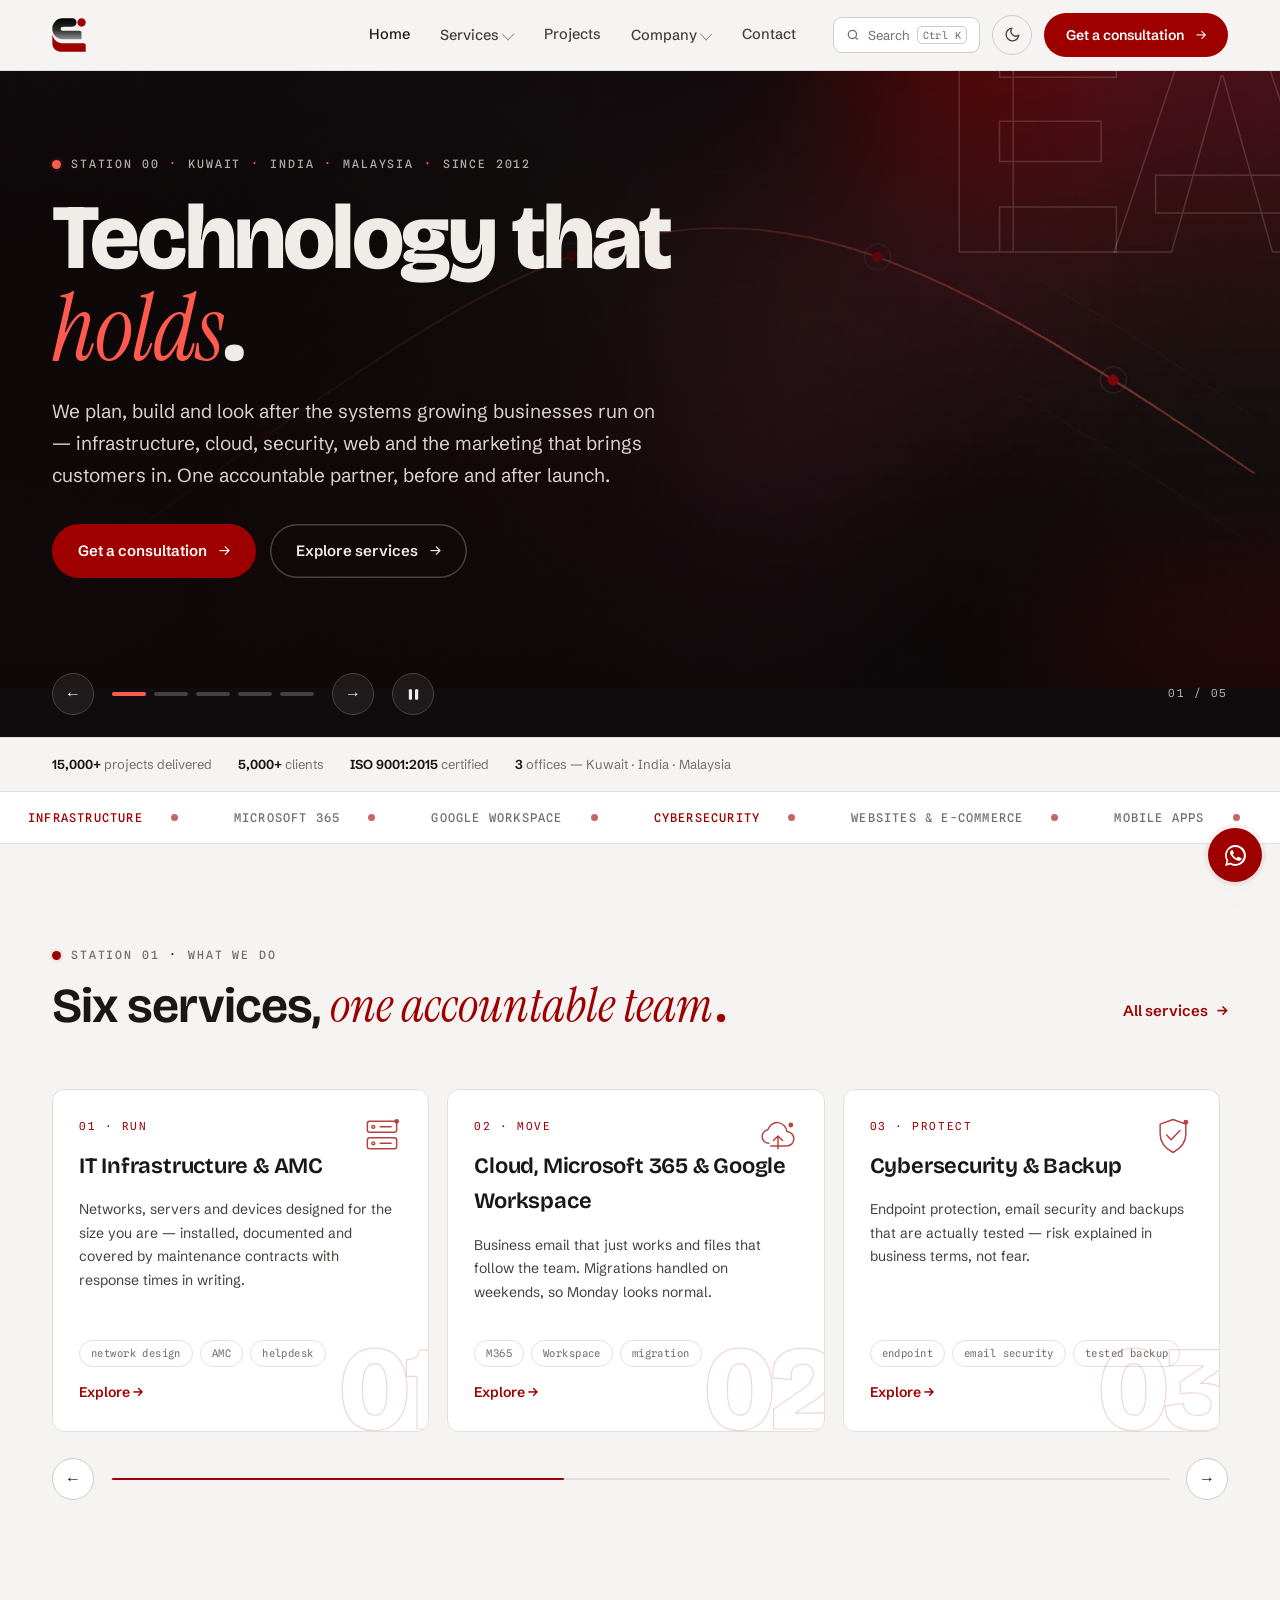
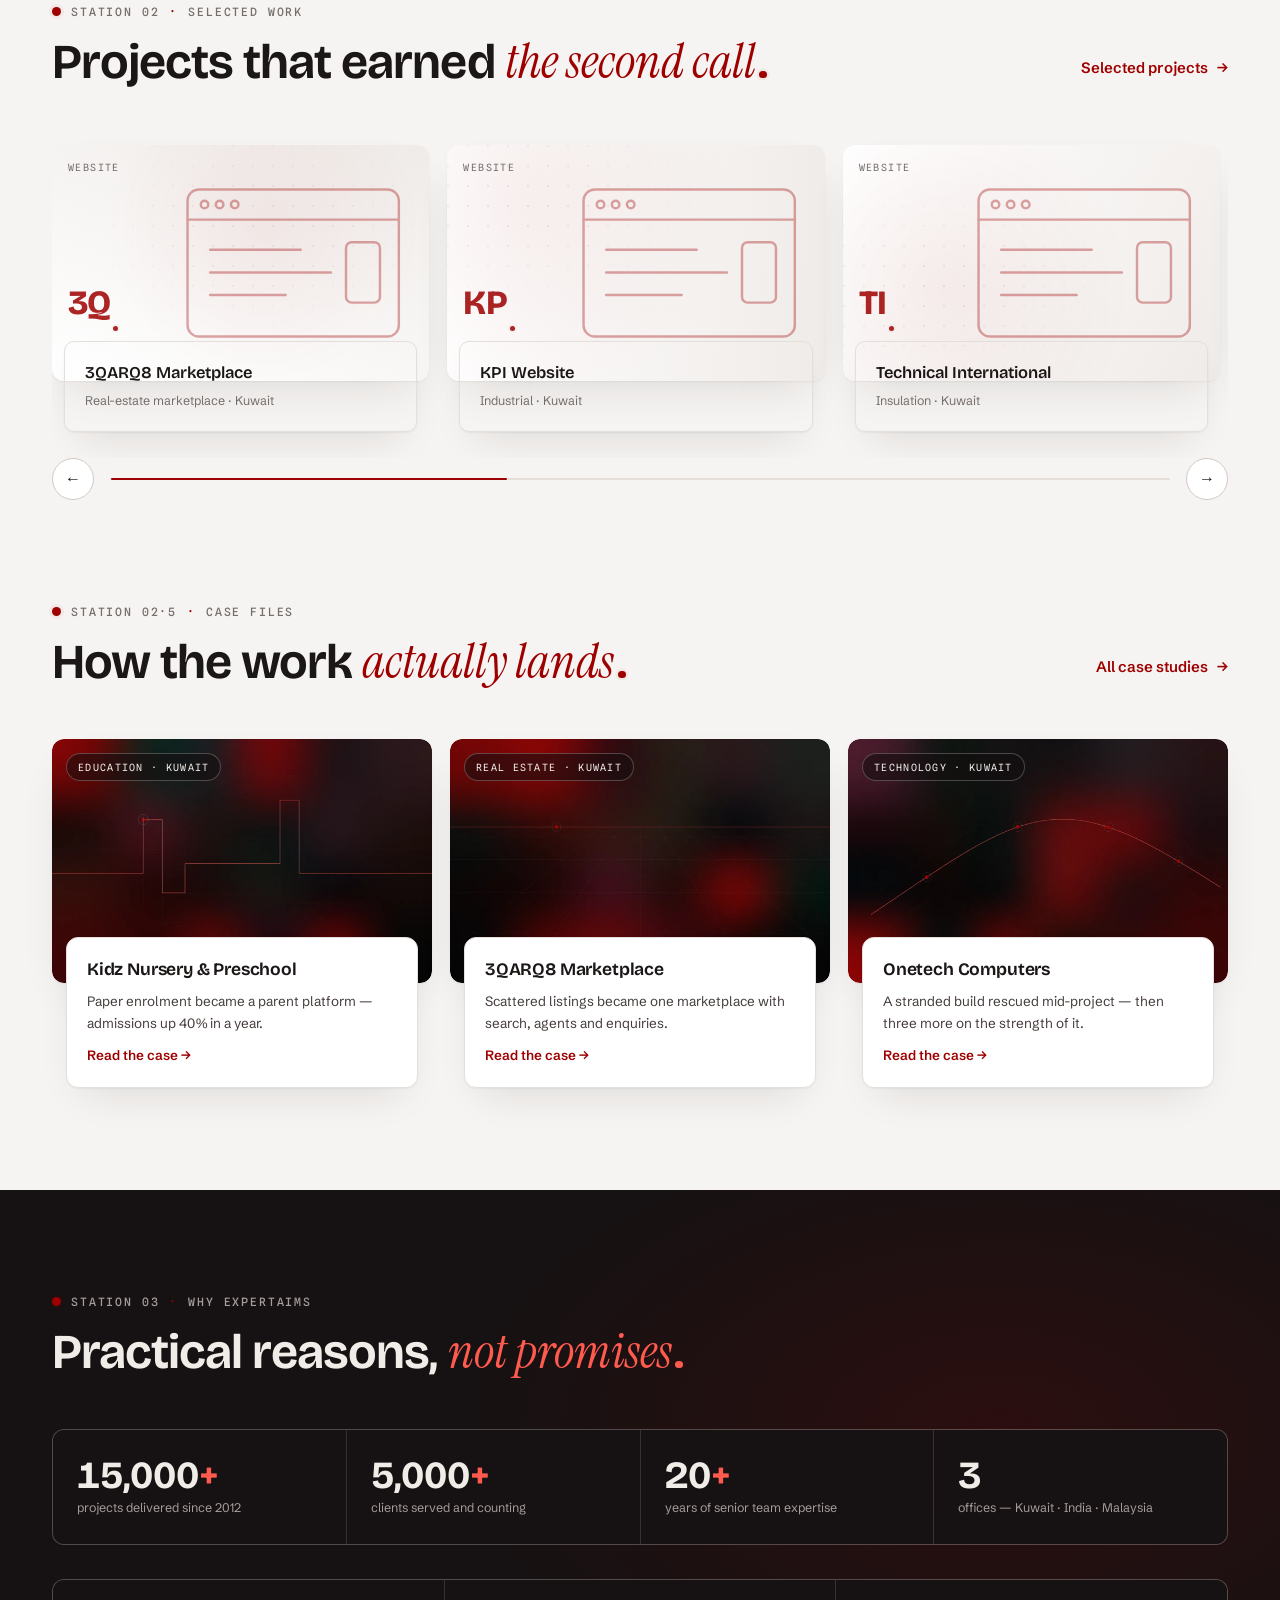
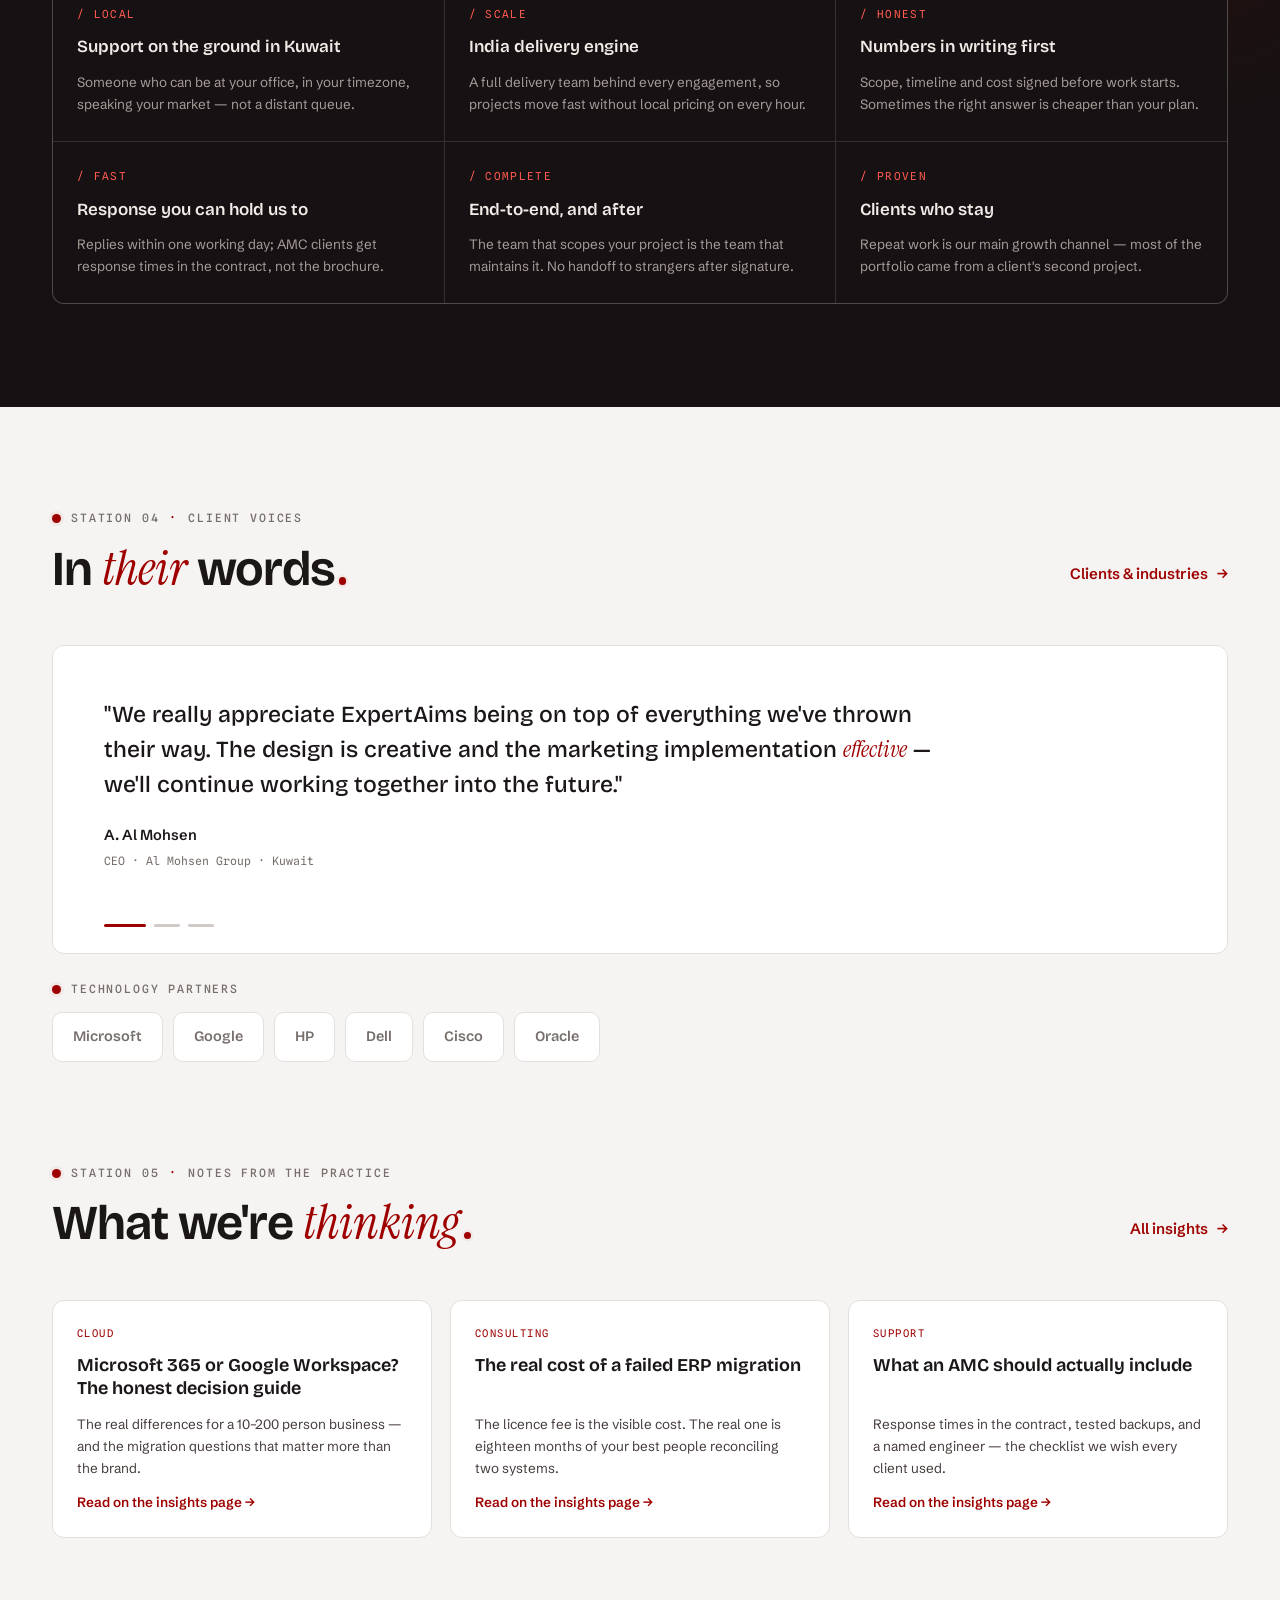
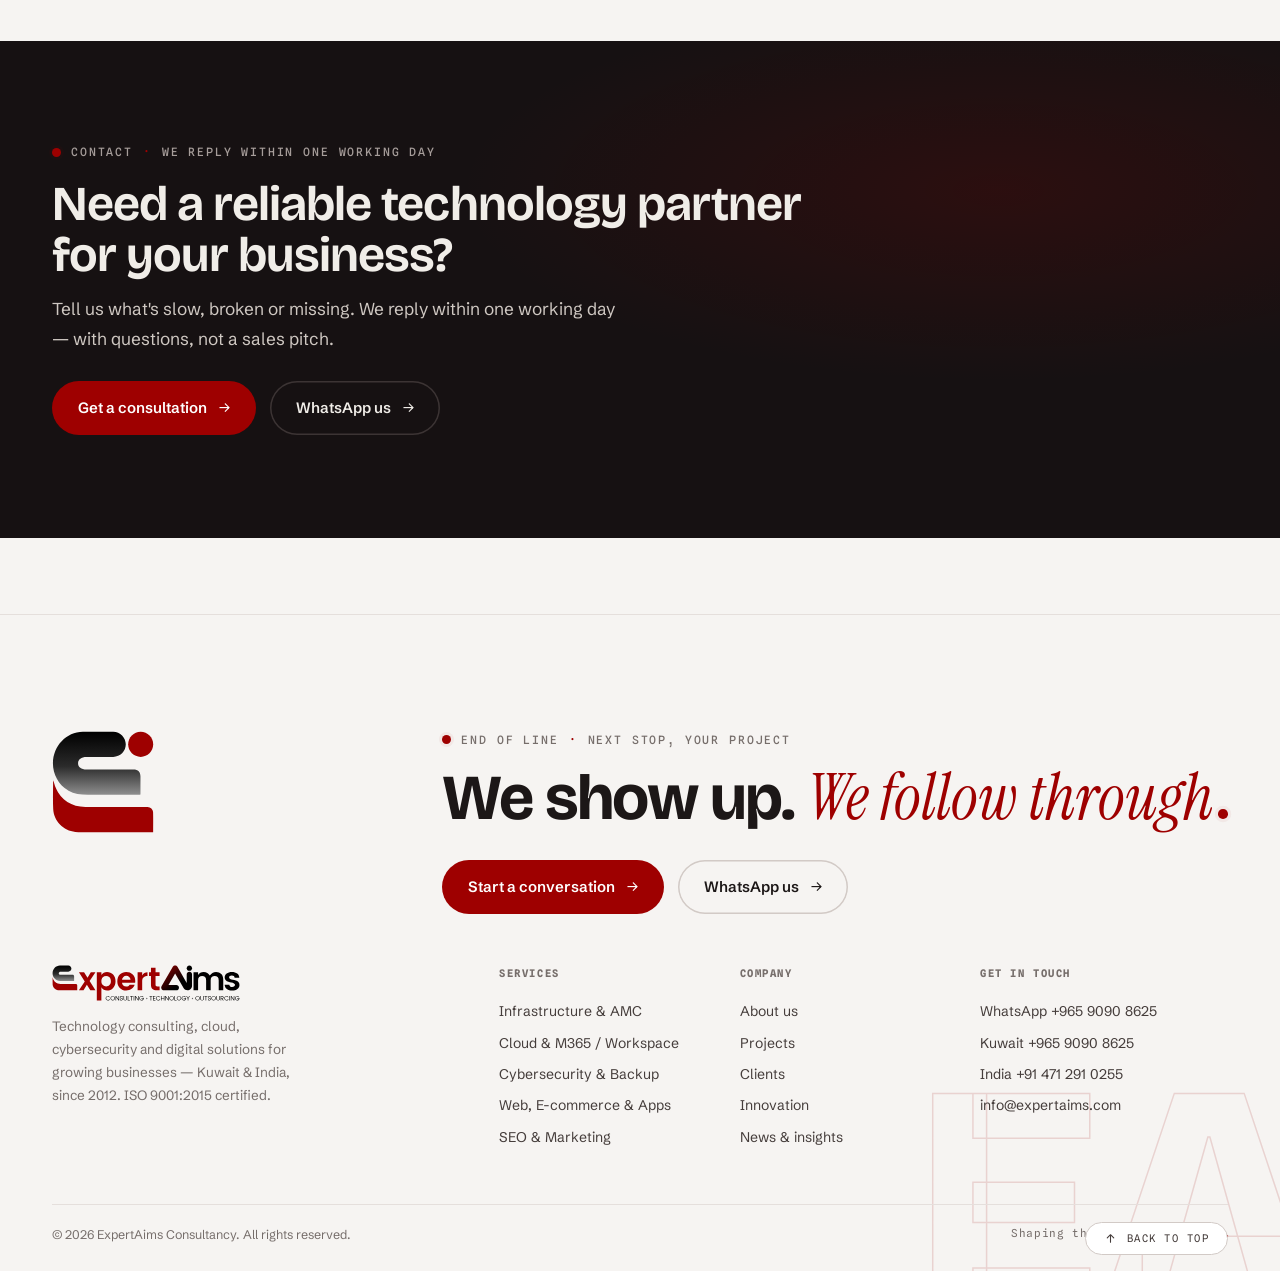
<file: index.html>
<!DOCTYPE html>
<html lang="en">
<head>
<meta charset="UTF-8">
<meta name="viewport" content="width=device-width, initial-scale=1.0">
<title>ExpertAims — Technology Consulting, Cloud, Cybersecurity & Digital Solutions | Kuwait · India</title>
<meta name="description" content="ExpertAims plans, builds and supports the technology growing businesses run on — infrastructure, cloud and M365/Workspace, cybersecurity, web and apps, managed support and digital marketing. 15,000+ projects for 5,000+ clients since 2012 — Kuwait, India and Malaysia.">
<meta name="author" content="ExpertAims Consultancy">
<meta name="theme-color" content="#F6F4F2">
<meta name="theme-color" media="(prefers-color-scheme: dark)" content="#141011">
<meta property="og:type" content="website">
<meta property="og:site_name" content="ExpertAims Consultancy">
<meta property="og:title" content="ExpertAims — Technology Consulting, Cloud, Cybersecurity & Digital Solutions | Kuwait · India">
<meta property="og:description" content="ExpertAims plans, builds and supports the technology growing businesses run on — infrastructure, cloud and M365/Workspace, cybersecurity, web and apps, managed support and digital marketing. 15,000+ projects for 5,000+ clients since 2012 — Kuwait, India and Malaysia.">
<meta property="og:image" content="https://www.expertaims.com/assets/brand/og-image.png">
<meta name="twitter:card" content="summary_large_image">
<link rel="icon" type="image/svg+xml" href="assets/brand/logo-e.svg">
<link rel="icon" type="image/png" sizes="32x32" href="assets/brand/favicon-32.png">
<link rel="apple-touch-icon" sizes="180x180" href="assets/brand/apple-touch-icon.png">
<script>(function(){try{var t=localStorage.getItem('ea-theme');if(t==='dark'||t==='light')document.documentElement.setAttribute('data-theme',t);}catch(e){}})();</script>
<link rel="preconnect" href="https://fonts.googleapis.com">
<link rel="preconnect" href="https://fonts.gstatic.com" crossorigin>
<link href="https://fonts.googleapis.com/css2?family=Bricolage+Grotesque:opsz,wght@12..96,500;12..96,600;12..96,650;12..96,700;12..96,800&family=Instrument+Serif:ital@1&family=Schibsted+Grotesk:wght@400;500;600;700&family=Spline+Sans+Mono:wght@400;500&display=swap" rel="stylesheet">
<link rel="stylesheet" href="assets/site.css">
<script type="application/ld+json">
{"@context":"https://schema.org","@type":"Organization","name":"ExpertAims Consultancy","alternateName":"EAC","url":"https://www.expertaims.com/","logo":"https://www.expertaims.com/assets/brand/logo-full.png","slogan":"Shaping the future. Together.","foundingDate":"2012","email":"info@expertaims.com","sameAs":["https://www.linkedin.com/company/expertaims","https://www.facebook.com/expertaims","https://www.instagram.com/expertaims"],"address":[{"@type":"PostalAddress","streetAddress":"Floor 19, Space Tower","addressLocality":"Kuwait City","addressCountry":"KW"},{"@type":"PostalAddress","streetAddress":"Mosque Lane, Kesavadasapuram, Pattom P.O","addressLocality":"Thiruvananthapuram","addressRegion":"Kerala","addressCountry":"IN"}],"contactPoint":[{"@type":"ContactPoint","telephone":"+965-9090-8625","contactType":"customer service","areaServed":"KW"},{"@type":"ContactPoint","telephone":"+91-471-2910255","contactType":"customer service","areaServed":"IN"}]}
</script>
</head>
<body>
<a class="skip" href="#main">Skip to content</a>
<header class="hd">
  <div class="hd-in">
    <a class="hd-logo" href="index.html" aria-label="ExpertAims home"><span class="lg-s"><img class="logo-l" src="assets/brand/logo-e.svg" alt="ExpertAims" width="1114" height="1115"><img class="logo-d" src="assets/brand/logo-e-dark.svg" alt="ExpertAims" width="1114" height="1115"></span><span class="lg-f"><img class="logo-l" src="assets/brand/logo-full.svg" alt="ExpertAims — Consulting · Technology · Outsourcing" width="718" height="137"><img class="logo-d" src="assets/brand/logo-full-dark.svg" alt="ExpertAims — Consulting · Technology · Outsourcing" width="718" height="137"></span></a>
    <nav class="hd-nav" aria-label="Primary">
      <div class="hd-item"><a class="hd-lnk" style="color:var(--ink)" href="index.html">Home</a></div>
      <div class="hd-item">
        <button class="hd-lnk" type="button" aria-expanded="false">Services <span class="car"></span></button>
        <div class="mega" role="menu">
          <a class="mg" href="services.html#s1"><span class="mono">01 · Run</span><b>IT Infrastructure &amp; AMC</b><span>Networks, servers and maintenance contracts that keep you running.</span></a>
          <a class="mg" href="services.html#s2"><span class="mono">02 · Move</span><b>Cloud, M365 &amp; Workspace</b><span>Business email, files and licences that match reality.</span></a>
          <a class="mg" href="services.html#s3"><span class="mono">03 · Protect</span><b>Cybersecurity &amp; Backup</b><span>Sensible protection and backups that are actually tested.</span></a>
          <a class="mg" href="services.html#s4"><span class="mono">04 · Build</span><b>Websites, E-commerce &amp; Apps</b><span>Fast sites, stores and custom software — you own the code.</span></a>
          <a class="mg" href="services.html#s5"><span class="mono">05 · Grow</span><b>SEO, Branding &amp; Marketing</b><span>Being found, looking credible, measured by leads.</span></a>
          <a class="mg" href="services.html#s6"><span class="mono">06 · Enable</span><b>Training &amp; Workshops</b><span>Your team, upskilled on the systems they use daily.</span></a>
          <a class="mg" href="services.html#s7"><span class="mono">07 · Transform</span><b>Digital Transformation</b><span>Workflows digitised, systems integrated, AI put to work.</span></a>
        </div>
      </div>
      <div class="hd-item"><a class="hd-lnk" href="projects.html">Projects</a></div>
      <div class="hd-item">
        <button class="hd-lnk" type="button" aria-expanded="false">Company <span class="car"></span></button>
        <div class="mega slim" role="menu">
          <a class="mg" href="about.html"><span class="mono">Since 2012</span><b>About us</b><span>Since 2012 — vision, mission, and how we work.</span></a>
          <a class="mg" href="clients.html"><span class="mono">In their words</span><b>Clients &amp; industries</b><span>Who we serve, in their words.</span></a>
          <a class="mg" href="innovation.html"><span class="mono">The atlas</span><b>Innovation</b><span>The capability atlas and what we're exploring.</span></a>
          <a class="mg" href="news.html"><span class="mono">Dispatches</span><b>News &amp; insights</b><span>Notes from the practice.</span></a>
        </div>
      </div>
      <div class="hd-item"><a class="hd-lnk" href="contact.html">Contact</a></div>
    </nav>
    <div class="hd-acts">
      <button class="thm" type="button" aria-label="Toggle light and dark theme">
        <svg class="i-moon" viewBox="0 0 24 24" fill="none" stroke="currentColor" stroke-width="1.8" stroke-linecap="round" stroke-linejoin="round" aria-hidden="true"><path d="M21 12.79A9 9 0 1 1 11.21 3 7 7 0 0 0 21 12.79z"/></svg>
        <svg class="i-sun" viewBox="0 0 24 24" fill="none" stroke="currentColor" stroke-width="1.8" stroke-linecap="round" stroke-linejoin="round" aria-hidden="true"><circle cx="12" cy="12" r="4"/><path d="M12 2v2M12 20v2M4.9 4.9l1.4 1.4M17.7 17.7l1.4 1.4M2 12h2M20 12h2M4.9 19.1l1.4-1.4M17.7 6.3l1.4-1.4"/></svg>
      </button>
      <a class="btn btn-acc" href="contact.html">Get a consultation</a>
      <button class="mbt" id="mbt" type="button" aria-label="Open menu" aria-expanded="false" aria-controls="msh"><span></span><span></span><span></span></button>
    </div>
  </div>
</header>
<div class="msh" id="msh" aria-label="Mobile navigation">
  <a href="index.html">Home</a>
  <details><summary>Services</summary>
    <a href="services.html#s1">IT Infrastructure &amp; AMC</a>
    <a href="services.html#s2">Cloud, M365 &amp; Workspace</a>
    <a href="services.html#s3">Cybersecurity &amp; Backup</a>
    <a href="services.html#s4">Websites, E-commerce &amp; Apps</a>
    <a href="services.html#s5">SEO, Branding &amp; Marketing</a>
    <a href="services.html#s6">Training &amp; Workshops</a><a href="services.html#s7">Digital Transformation</a>
  </details>
  <a href="projects.html">Projects</a>
  <details><summary>Company</summary>
    <a href="about.html">About us</a>
    <a href="clients.html">Clients &amp; industries</a>
    <a href="innovation.html">Innovation</a>
    <a href="news.html">News &amp; insights</a>
  </details>
  <a href="contact.html">Contact</a>
  <a class="mcta" href="contact.html">Get a consultation →</a>
</div>
<main id="main">

<!-- hero banner slider -->
<section class="hb" aria-roledescription="carousel" aria-label="What ExpertAims does">
  <div class="hb-t">
    <div class="hb-s" role="group" aria-roledescription="slide" aria-label="Slide 1 of 5" style="--hx:76%;--hy:30%;--ha:210deg">
      <div class="hb-art" aria-hidden="true"><span class="ga"></span><span class="gb"></span><span class="bg"><img class="logo-l" src="assets/img/hero-flag.webp" alt="" width="1600" height="1100" fetchpriority="high"><img class="logo-d" src="assets/img/hero-flag-l.webp" alt="" width="1600" height="1100" loading="lazy"></span><span class="sh"></span><span class="gg">EA</span></div>
      <div class="wrap">
        <p class="stn">Station 00 <i>·</i> Kuwait <i>·</i> India <i>·</i> Malaysia <i>·</i> since 2012</p>
        <h1 class="hb-h">Technology that <em>holds</em>.</h1>
        <p class="hb-p">We plan, build and look after the systems growing businesses run on — infrastructure, cloud, security, web and the marketing that brings customers in. One accountable partner, before and after launch.</p>
        <div class="hb-cta"><a class="btn btn-acc" href="contact.html">Get a consultation</a><a class="btn btn-ln" href="services.html">Explore services</a></div>
      </div>
    </div>
    <div class="hb-s" role="group" aria-roledescription="slide" aria-label="Slide 2 of 5" style="--hx:24%;--hy:70%;--ha:40deg">
      <div class="hb-art" aria-hidden="true"><span class="ga"></span><span class="gb"></span><span class="bg"><img class="logo-l" src="assets/img/hero-ai.webp" alt="" width="1600" height="1100" loading="lazy"><img class="logo-d" src="assets/img/hero-ai-l.webp" alt="" width="1600" height="1100" loading="lazy"></span><span class="sh"></span><span class="gg">AI</span></div>
      <div class="wrap">
        <p class="stn">Innovation <i>·</i> AI &amp; automation practice</p>
        <h2 class="hb-h">Put AI to work, <em>sensibly</em>.</h2>
        <p class="hb-p">Assistants on your own documents, automation across the tools you already use, and honest advice on what is not worth automating yet — measured by hours saved, not hype.</p>
        <div class="hb-cta"><a class="btn btn-acc" href="innovation.html">Explore innovation</a><a class="btn btn-ln" href="contact.html">Talk to us</a></div>
      </div>
    </div>
    <div class="hb-s" role="group" aria-roledescription="slide" aria-label="Slide 3 of 5" style="--hx:70%;--hy:64%;--ha:300deg">
      <div class="hb-art" aria-hidden="true"><span class="ga"></span><span class="gb"></span><span class="bg"><img class="logo-l" src="assets/img/hero-cloud.webp" alt="" width="1600" height="1100" loading="lazy"><img class="logo-d" src="assets/img/hero-cloud-l.webp" alt="" width="1600" height="1100" loading="lazy"></span><span class="sh"></span><span class="gg">M365</span></div>
      <div class="wrap">
        <p class="stn">Cloud <i>·</i> Microsoft 365 &amp; Google Workspace</p>
        <h2 class="hb-h">Migrated on the weekend. <em>Monday looks normal</em>.</h2>
        <p class="hb-p">Business email that just works, files that follow the team, and licences that match reality — moved without drama and supported after the move.</p>
        <div class="hb-cta"><a class="btn btn-acc" href="services.html#s2">Cloud &amp; workspace</a><a class="btn btn-ln" href="contact.html">Plan a migration</a></div>
      </div>
    </div>
    <div class="hb-s" role="group" aria-roledescription="slide" aria-label="Slide 4 of 5" style="--hx:30%;--hy:26%;--ha:140deg">
      <div class="hb-art" aria-hidden="true"><span class="ga"></span><span class="gb"></span><span class="bg"><img class="logo-l" src="assets/img/hero-sec.webp" alt="" width="1600" height="1100" loading="lazy"><img class="logo-d" src="assets/img/hero-sec-l.webp" alt="" width="1600" height="1100" loading="lazy"></span><span class="sh"></span><span class="gg">SEC</span></div>
      <div class="wrap">
        <p class="stn">Cybersecurity <i>·</i> backup &amp; recovery</p>
        <h2 class="hb-h">Tested backups. <em>Quiet nights</em>.</h2>
        <p class="hb-p">Endpoint protection, email security and backups that are restored for real, on a schedule — with risk explained in business terms, not fear.</p>
        <div class="hb-cta"><a class="btn btn-acc" href="services.html#s3">Security &amp; backup</a><a class="btn btn-ln" href="contact.html">Get an assessment</a></div>
      </div>
    </div>
    <div class="hb-s" role="group" aria-roledescription="slide" aria-label="Slide 5 of 5" style="--hx:78%;--hy:44%;--ha:250deg">
      <div class="hb-art" aria-hidden="true"><span class="ga"></span><span class="gb"></span><span class="bg"><img class="logo-l" src="assets/img/hero-web.webp" alt="" width="1600" height="1100" loading="lazy"><img class="logo-d" src="assets/img/hero-web-l.webp" alt="" width="1600" height="1100" loading="lazy"></span><span class="sh"></span><span class="gg">WEB</span></div>
      <div class="wrap">
        <p class="stn">Build <i>·</i> websites, e-commerce &amp; apps</p>
        <h2 class="hb-h">Sites that earn <em>the second call</em>.</h2>
        <p class="hb-p">More than 15,000 projects delivered since 2012 — fast, documented builds you own outright, from marketplaces and ERPs to school portals. Here is the selection clients call about.</p>
        <div class="hb-cta"><a class="btn btn-acc" href="projects.html">See the projects</a><a class="btn btn-ln" href="services.html#s4">Web &amp; apps</a></div>
      </div>
    </div>
  </div>
  <div class="wrap hb-ui">
    <button class="hb-ar" type="button" data-hb="prev" aria-label="Previous slide">←</button>
    <div class="hb-dots" role="tablist" aria-label="Slides"></div>
    <button class="hb-ar" type="button" data-hb="next" aria-label="Next slide">→</button>
    <button class="hb-pp" type="button" data-hb-pp aria-label="Pause slides" aria-pressed="false"><svg viewBox="0 0 16 16" aria-hidden="true"><rect x="3" y="2.5" width="3.4" height="11" rx="1"/><rect x="9.6" y="2.5" width="3.4" height="11" rx="1"/></svg></button>
    <span class="hb-n" aria-hidden="true">01 / 05</span>
  </div>
</section>
<div class="hb-meta">
  <div class="wrap"><span><b>15,000+</b> projects delivered</span><span><b>5,000+</b> clients</span><span><b>ISO 9001:2015</b> certified</span><span><b>3</b> offices — Kuwait · India · Malaysia</span></div>
</div>

<div class="mq" aria-hidden="true">
  <div class="mq-t">
    <div class="mq-s"><span class="mq-i k">Infrastructure</span><span class="mq-i">Microsoft 365</span><span class="mq-i">Google Workspace</span><span class="mq-i k">Cybersecurity</span><span class="mq-i">Websites &amp; E-commerce</span><span class="mq-i">Mobile Apps</span><span class="mq-i k">Managed Support</span><span class="mq-i">SEO &amp; Marketing</span><span class="mq-i">Training</span></div>
    <div class="mq-s"><span class="mq-i k">Infrastructure</span><span class="mq-i">Microsoft 365</span><span class="mq-i">Google Workspace</span><span class="mq-i k">Cybersecurity</span><span class="mq-i">Websites &amp; E-commerce</span><span class="mq-i">Mobile Apps</span><span class="mq-i k">Managed Support</span><span class="mq-i">SEO &amp; Marketing</span><span class="mq-i">Training</span></div>
  </div>
</div>

<!-- services rail -->
<section class="sec">
  <div class="wrap">
    <div class="sec-hd stn-anchor">
      <div><p class="stn rv">Station 01 <i>·</i> What we do</p>
      <h2 class="d2 rv">Six services, <em>one accountable team</em><span class="aim" aria-hidden="true"></span></h2></div>
      <a class="tx rv" href="services.html">All services</a>
    </div>
    <div class="rail-wrap rv">
      <div class="rail" aria-label="Services">
        <a class="svc" href="services.html#s1"><span class="num">01 · RUN</span><h3>IT Infrastructure &amp; AMC</h3><p>Networks, servers and devices designed for the size you are — installed, documented and covered by maintenance contracts with response times in writing.</p><span class="tags"><span>network design</span><span>AMC</span><span>helpdesk</span></span><span class="go">Explore →</span></a>
        <a class="svc" href="services.html#s2"><span class="num">02 · MOVE</span><h3>Cloud, Microsoft 365 &amp; Google Workspace</h3><p>Business email that just works and files that follow the team. Migrations handled on weekends, so Monday looks normal.</p><span class="tags"><span>M365</span><span>Workspace</span><span>migration</span></span><span class="go">Explore →</span></a>
        <a class="svc" href="services.html#s3"><span class="num">03 · PROTECT</span><h3>Cybersecurity &amp; Backup</h3><p>Endpoint protection, email security and backups that are actually tested — risk explained in business terms, not fear.</p><span class="tags"><span>endpoint</span><span>email security</span><span>tested backup</span></span><span class="go">Explore →</span></a>
        <a class="svc" href="services.html#s4"><span class="num">04 · BUILD</span><h3>Websites, E-commerce &amp; Apps</h3><p>Fast sites, stores that sell, and custom software scoped honestly — delivered in stages you can see, and you own the code.</p><span class="tags"><span>web</span><span>e-commerce</span><span>iOS &amp; Android</span></span><span class="go">Explore →</span></a>
        <a class="svc" href="services.html#s5"><span class="num">05 · GROW</span><h3>SEO, Branding &amp; Digital Marketing</h3><p>Being found, looking credible, and turning visits into enquiries — campaigns measured by leads and reported monthly.</p><span class="tags"><span>SEO</span><span>identity</span><span>campaigns</span></span><span class="go">Explore →</span></a>
        <a class="svc" href="services.html#s6"><span class="num">06 · ENABLE</span><h3>Training &amp; Workshops</h3><p>Your team upskilled on the systems they actually use — practical sessions that stick, not slideware.</p><span class="tags"><span>M365 adoption</span><span>security awareness</span><span>workshops</span></span><span class="go">Explore →</span></a>
        <a class="svc" href="services.html#s7"><span class="num">07 · TRANSFORM</span><h3>Digital Transformation</h3><p>Paper workflows digitised, systems that finally talk to each other, and AI assistants working on your own documents — transformation measured in hours saved, not slides.</p><span class="tags"><span>workflow digitisation</span><span>integration</span><span>AI &amp; automation</span></span><span class="go">Explore →</span></a>
      </div>
      <div class="rail-ui"><button class="rl-btn" data-rail="prev" aria-label="Scroll back">←</button><div class="rail-bar"><i></i></div><button class="rl-btn" data-rail="next" aria-label="Scroll forward">→</button></div>
    </div>
  </div>
</section>

<!-- projects rail -->
<section class="sec" style="padding-top:0">
  <div class="wrap">
    <div class="sec-hd stn-anchor">
      <div><p class="stn rv">Station 02 <i>·</i> Selected work</p>
      <h2 class="d2 rv">Projects that earned <em>the second call</em><span class="aim" aria-hidden="true"></span></h2></div>
      <a class="tx rv" href="projects.html">Selected projects</a>
    </div>
    <div class="rail-wrap rv">
      <div class="rail" aria-label="Projects"><a class="pj" data-cat="websites" href="projects.html" style="--gx:56%;--gy:34%;--ga:202deg"><span class="pj-art"><span class="cat">WEBSITE</span><span class="mk">3Q<span class="aim" aria-hidden="true"></span></span></span><span class="pj-b"><b>3QARQ8 Marketplace</b><span>Real-estate marketplace · Kuwait</span></span></a><a class="pj" data-cat="websites" href="projects.html" style="--gx:21%;--gy:24%;--ga:274deg"><span class="pj-art"><span class="cat">WEBSITE</span><span class="mk">KP<span class="aim" aria-hidden="true"></span></span></span><span class="pj-b"><b>KPI Website</b><span>Industrial · Kuwait</span></span></a><a class="pj" data-cat="websites" href="projects.html" style="--gx:27%;--gy:61%;--ga:298deg"><span class="pj-art"><span class="cat">WEBSITE</span><span class="mk">TI<span class="aim" aria-hidden="true"></span></span></span><span class="pj-b"><b>Technical International</b><span>Insulation · Kuwait</span></span></a><a class="pj" data-cat="websites" href="projects.html" style="--gx:22%;--gy:79%;--ga:109deg"><span class="pj-art"><span class="cat">WEBSITE</span><span class="mk">HS<span class="aim" aria-hidden="true"></span></span></span><span class="pj-b"><b>High Seas</b><span>Marine · Kuwait</span></span></a><a class="pj" data-cat="websites" href="projects.html" style="--gx:19%;--gy:26%;--ga:222deg"><span class="pj-art"><span class="cat">WEBSITE</span><span class="mk">AP<span class="aim" aria-hidden="true"></span></span></span><span class="pj-b"><b>Architectural Print Tech</b><span>Print & design</span></span></a><a class="pj" data-cat="websites" href="projects.html" style="--gx:68%;--gy:23%;--ga:123deg"><span class="pj-art"><span class="cat">WEBSITE</span><span class="mk">HN<span class="aim" aria-hidden="true"></span></span></span><span class="pj-b"><b>HNDC</b><span>Corporate</span></span></a><a class="pj" data-cat="websites" href="projects.html" style="--gx:26%;--gy:85%;--ga:217deg"><span class="pj-art"><span class="cat">WEBSITE</span><span class="mk">KZ<span class="aim" aria-hidden="true"></span></span></span><span class="pj-b"><b>Kidz Preschool</b><span>Education · Kuwait</span></span></a><a class="pj" data-cat="websites" href="projects.html" style="--gx:22%;--gy:30%;--ga:114deg"><span class="pj-art"><span class="cat">WEBSITE</span><span class="mk">AM<span class="aim" aria-hidden="true"></span></span></span><span class="pj-b"><b>Al Mohsen Group</b><span>Conglomerate · Kuwait</span></span></a></div>
      <div class="rail-ui"><button class="rl-btn" data-rail="prev" aria-label="Scroll back">←</button><div class="rail-bar"><i></i></div><button class="rl-btn" data-rail="next" aria-label="Scroll forward">→</button></div>
    </div>
  </div>
</section>

<!-- case files -->
<section class="sec" style="padding-top:0">
  <div class="wrap">
    <div class="sec-hd stn-anchor">
      <div><p class="stn rv">Station 02·5 <i>·</i> Case files</p>
      <h2 class="d2 rv">How the work <em>actually lands</em><span class="aim" aria-hidden="true"></span></h2></div>
      <a class="tx rv" href="projects.html#cases">All case studies</a>
    </div>
    <div class="cs-grid rv">
      <a class="cs" href="projects.html#cases">
        <span class="cs-cover"><img src="assets/img/case-kidz.webp" alt="" loading="lazy" width="1400" height="900"><span class="tag">Education · Kuwait</span></span>
        <span class="cs-b"><b>Kidz Nursery &amp; Preschool</b><span>Paper enrolment became a parent platform — admissions up 40% in a year.</span><i>Read the case →</i></span>
      </a>
      <a class="cs" href="projects.html#cases">
        <span class="cs-cover"><img src="assets/img/case-3q.webp" alt="" loading="lazy" width="1400" height="900"><span class="tag">Real estate · Kuwait</span></span>
        <span class="cs-b"><b>3QARQ8 Marketplace</b><span>Scattered listings became one marketplace with search, agents and enquiries.</span><i>Read the case →</i></span>
      </a>
      <a class="cs" href="projects.html#cases">
        <span class="cs-cover"><img src="assets/img/case-onetech.webp" alt="" loading="lazy" width="1400" height="900"><span class="tag">Technology · Kuwait</span></span>
        <span class="cs-b"><b>Onetech Computers</b><span>A stranded build rescued mid-project — then three more on the strength of it.</span><i>Read the case →</i></span>
      </a>
    </div>
  </div>
</section>

<!-- why band -->
<section class="sec band">
  <div class="wrap" style="position:relative">
    <div class="sec-hd stn-anchor">
      <div><p class="stn rv" style="color:#A69D9A">Station 03 <i>·</i> Why ExpertAims</p>
      <h2 class="d2 rv">Practical reasons, <em>not promises</em><span class="aim" aria-hidden="true" style="background:#FF5A4E"></span></h2></div>
    </div>
    <div class="stats rv" style="background:rgba(240,237,232,.14);border-color:rgba(240,237,232,.14);margin-bottom:34px">
      <div class="st" style="background:#161112"><b style="color:#F0EDE8"><span class="cnt" data-n="15000">15,000</span><i style="color:#FF5A4E">+</i></b><span style="color:#A69D9A">projects delivered since 2012</span></div>
      <div class="st" style="background:#161112"><b style="color:#F0EDE8"><span class="cnt" data-n="5000">5,000</span><i style="color:#FF5A4E">+</i></b><span style="color:#A69D9A">clients served and counting</span></div>
      <div class="st" style="background:#161112"><b style="color:#F0EDE8"><span class="cnt" data-n="20">20</span><i style="color:#FF5A4E">+</i></b><span style="color:#A69D9A">years of senior team expertise</span></div>
      <div class="st" style="background:#161112"><b style="color:#F0EDE8"><span class="cnt" data-n="3">3</span></b><span style="color:#A69D9A">offices — Kuwait · India · Malaysia</span></div>
    </div>
    <div class="cells rv">
      <div class="cell"><span class="mono">/ local</span><h3>Support on the ground in Kuwait</h3><p>Someone who can be at your office, in your timezone, speaking your market — not a distant queue.</p></div>
      <div class="cell"><span class="mono">/ scale</span><h3>India delivery engine</h3><p>A full delivery team behind every engagement, so projects move fast without local pricing on every hour.</p></div>
      <div class="cell"><span class="mono">/ honest</span><h3>Numbers in writing first</h3><p>Scope, timeline and cost signed before work starts. Sometimes the right answer is cheaper than your plan.</p></div>
      <div class="cell"><span class="mono">/ fast</span><h3>Response you can hold us to</h3><p>Replies within one working day; AMC clients get response times in the contract, not the brochure.</p></div>
      <div class="cell"><span class="mono">/ complete</span><h3>End-to-end, and after</h3><p>The team that scopes your project is the team that maintains it. No handoff to strangers after signature.</p></div>
      <div class="cell"><span class="mono">/ proven</span><h3>Clients who stay</h3><p>Repeat work is our main growth channel — most of the portfolio came from a client's second project.</p></div>
    </div>
  </div>
</section>

<!-- voices -->
<section class="sec">
  <div class="wrap">
    <div class="sec-hd stn-anchor">
      <div><p class="stn rv">Station 04 <i>·</i> Client voices</p>
      <h2 class="d2 rv">In <em>their</em> words<span class="aim" aria-hidden="true"></span></h2></div>
      <a class="tx rv" href="clients.html">Clients &amp; industries</a>
    </div>
    <div class="tsl rv">
      <div class="tsl-t">
        <figure class="tsl-s"><blockquote>"We really appreciate ExpertAims being on top of everything we've thrown their way. The design is creative and the marketing implementation <em>effective</em> — we'll continue working together into the future."</blockquote><figcaption><b>A. Al Mohsen</b><span>CEO · Al Mohsen Group · Kuwait</span></figcaption></figure>
        <figure class="tsl-s"><blockquote>"The service was professional and prompt. The quality of the web design was <em>outstanding</em>, and their recommendations were valuable to our business."</blockquote><figcaption><b>M. Murali</b><span>CEO · Artech Q8 · Kuwait</span></figcaption></figure>
        <figure class="tsl-s"><blockquote>"A previous vendor disappeared mid-project. ExpertAims rescued the build and delivered three consecutive infrastructure projects <em>on the dates promised</em>."</blockquote><figcaption><b>Onetech Computers</b><span>Technology · Kuwait</span></figcaption></figure>
      </div>
      <div class="tsl-ui" role="tablist" aria-label="Testimonials"></div>
    </div>
    <div class="rv" style="margin-top:26px">
      <p class="stn" style="margin-bottom:14px">Technology partners</p>
      <div class="lw"><span>Microsoft</span><span>Google</span><span>HP</span><span>Dell</span><span>Cisco</span><span>Oracle</span></div>
    </div>
  </div>
</section>

<!-- news teaser -->
<section class="sec" style="padding-top:0">
  <div class="wrap">
    <div class="sec-hd stn-anchor">
      <div><p class="stn rv">Station 05 <i>·</i> Notes from the practice</p>
      <h2 class="d2 rv">What we're <em>thinking</em><span class="aim" aria-hidden="true"></span></h2></div>
      <a class="tx rv" href="news.html">All insights</a>
    </div>
    <div class="nw rv">
      <a class="nc" href="news.html" style="text-decoration:none"><span class="tag">Cloud</span><h3>Microsoft 365 or Google Workspace? The honest decision guide</h3><p>The real differences for a 10–200 person business — and the migration questions that matter more than the brand.</p><span class="go">Read on the insights page →</span></a>
      <a class="nc" href="news.html" style="text-decoration:none"><span class="tag">Consulting</span><h3>The real cost of a failed ERP migration</h3><p>The licence fee is the visible cost. The real one is eighteen months of your best people reconciling two systems.</p><span class="go">Read on the insights page →</span></a>
      <a class="nc" href="news.html" style="text-decoration:none"><span class="tag">Support</span><h3>What an AMC should actually include</h3><p>Response times in the contract, tested backups, and a named engineer — the checklist we wish every client used.</p><span class="go">Read on the insights page →</span></a>
    </div>
  </div>
</section>
<section class="sec band">
  <div class="wrap" style="position:relative">
    <p class="stn rv" style="color:#A69D9A">Contact <i>·</i> we reply within one working day</p>
    <h2 class="d2 rv" style="margin:18px 0 14px">Need a reliable technology partner<br>for your business?</h2>
    <p class="lede rv" style="max-width:52ch">Tell us what's slow, broken or missing. We reply within one working day — with questions, not a sales pitch.</p>
    <div class="rv" style="margin-top:28px;display:flex;gap:14px;flex-wrap:wrap">
      <a class="btn btn-acc" href="contact.html">Get a consultation</a>
      <a class="btn btn-ln" style="color:#F0EDE8;box-shadow:inset 0 0 0 1.5px #3C3434" href="https://wa.me/96590908625" target="_blank" rel="noopener">WhatsApp us</a>
    </div>
  </div>
</section>
</main>
<footer class="ft">
  <span class="ft-ghost" aria-hidden="true">EA</span>
  <div class="ft-line">
    <div class="ft-tag">
      <span class="ft-mark" aria-hidden="true"><img class="logo-l" src="assets/brand/logo-e.svg" alt=""><img class="logo-d" src="assets/brand/logo-e-dark.svg" alt=""><span class="lg-ping"></span></span>
      <div>
      <p class="stn rv">End of line <i>·</i> Next stop, your project</p>
      <h2 class="d1 rv" style="margin-top:18px">We show up. <em>We follow through</em><span class="aim" aria-hidden="true"></span></h2>
      <div class="rv" style="margin-top:30px;display:flex;gap:14px;flex-wrap:wrap">
        <a class="btn btn-acc" href="contact.html">Start a conversation</a>
        <a class="btn btn-ln" href="https://wa.me/96590908625" target="_blank" rel="noopener">WhatsApp us</a>
      </div>
    </div>
      </div>
    <div class="ft-grid">
      <div><img class="logo-l" src="assets/brand/logo-full.svg" alt="ExpertAims — Consulting · Technology · Outsourcing" width="718" height="137" style="height:36px;width:auto"><img class="logo-d" src="assets/brand/logo-full-dark.svg" alt="ExpertAims — Consulting · Technology · Outsourcing" width="718" height="137" style="height:36px;width:auto"><p class="fp">Technology consulting, cloud, cybersecurity and digital solutions for growing businesses — Kuwait &amp; India, since 2012. ISO 9001:2015 certified.</p></div>
      <div class="ft-col"><h4>Services</h4>
        <a href="services.html#s1">Infrastructure &amp; AMC</a>
        <a href="services.html#s2">Cloud &amp; M365 / Workspace</a>
        <a href="services.html#s3">Cybersecurity &amp; Backup</a>
        <a href="services.html#s4">Web, E-commerce &amp; Apps</a>
        <a href="services.html#s5">SEO &amp; Marketing</a>
      </div>
      <div class="ft-col"><h4>Company</h4>
        <a href="about.html">About us</a>
        <a href="projects.html">Projects</a>
        <a href="clients.html">Clients</a>
        <a href="innovation.html">Innovation</a>
        <a href="news.html">News &amp; insights</a>
      </div>
      <div class="ft-col"><h4>Get in touch</h4>
        <a href="https://wa.me/96590908625" target="_blank" rel="noopener">WhatsApp +965 9090 8625</a>
        <a href="tel:+96590908625">Kuwait +965 9090 8625</a>
        <a href="tel:+914712910255">India +91 471 291 0255</a>
        <a href="mailto:info@expertaims.com">info@expertaims.com</a>
      </div>
    </div>
    <div class="ft-bar"><button class="ft-top" type="button" data-top><svg viewBox="0 0 24 24" aria-hidden="true"><path d="M12 19V5m0 0-6 6m6-6 6 6"/></svg>Back to top</button>
      <span>© <span class="yr">2026</span> ExpertAims Consultancy. All rights reserved.</span>
      <span class="mono">Shaping the future. Together<span class="aim" aria-hidden="true"></span></span>
    </div>
  </div>
</footer>
<a class="wa" href="https://wa.me/96590908625" target="_blank" rel="noopener" aria-label="Chat with ExpertAims on WhatsApp"><svg viewBox="0 0 24 24" fill="currentColor" aria-hidden="true"><path d="M12 2a10 10 0 0 0-8.6 15.1L2 22l5.1-1.3A10 10 0 1 0 12 2zm0 18.2c-1.6 0-3.1-.4-4.4-1.2l-.3-.2-3 .8.8-2.9-.2-.3A8.2 8.2 0 1 1 12 20.2zm4.6-6.1c-.3-.1-1.5-.8-1.8-.9-.2-.1-.4-.1-.6.1-.2.3-.7.9-.8 1-.2.2-.3.2-.6.1a6.7 6.7 0 0 1-3.3-2.9c-.3-.4 0-.6.1-.8l.4-.5c.1-.2.2-.3.3-.5v-.5c0-.1-.6-1.4-.8-1.9-.2-.5-.4-.4-.6-.4h-.5c-.2 0-.5.1-.7.3-.2.3-.9.9-.9 2.2s.9 2.6 1.1 2.7c.1.2 1.9 3 4.7 4.2.7.3 1.2.5 1.6.6.7.2 1.3.2 1.8.1.6-.1 1.5-.6 1.7-1.2.2-.6.2-1.1.2-1.2-.1-.1-.2-.2-.5-.3z"/></svg></a>
<script src="assets/site.js" defer></script>
</body>
</html>
</file>
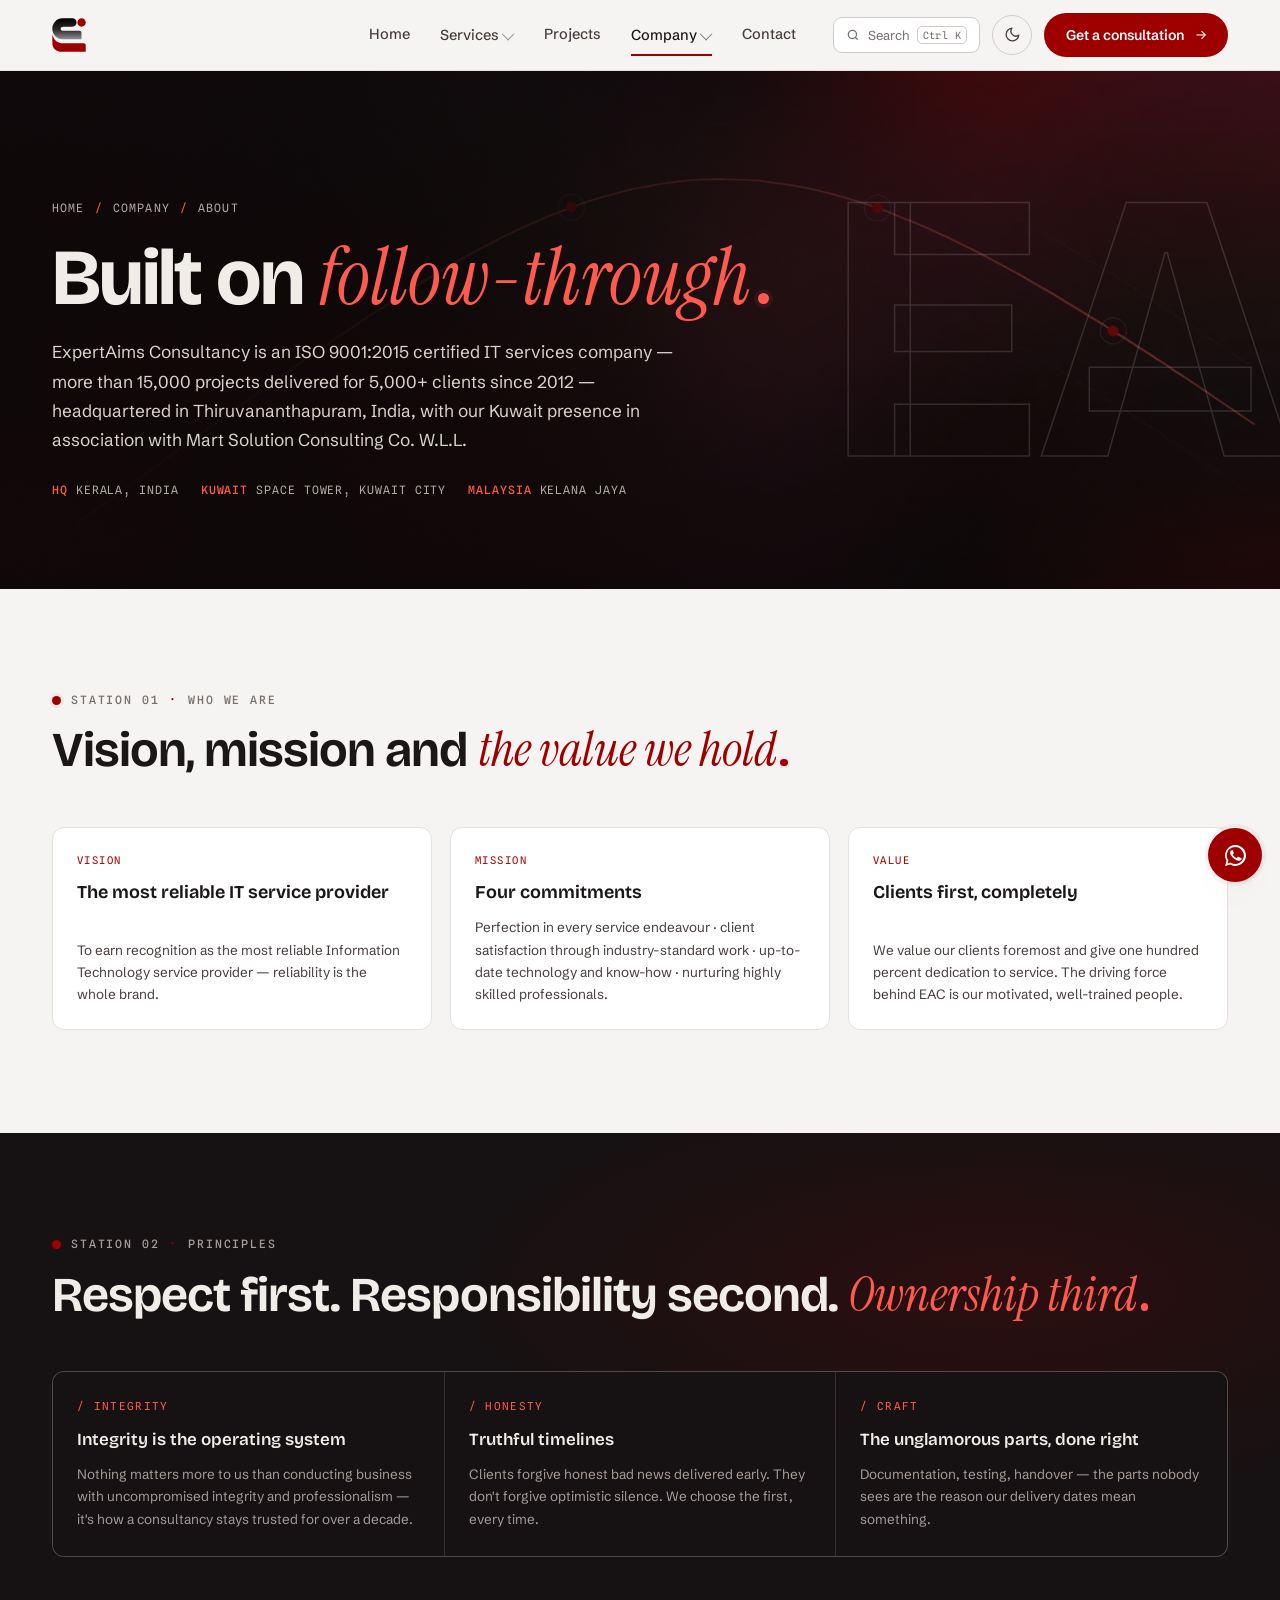
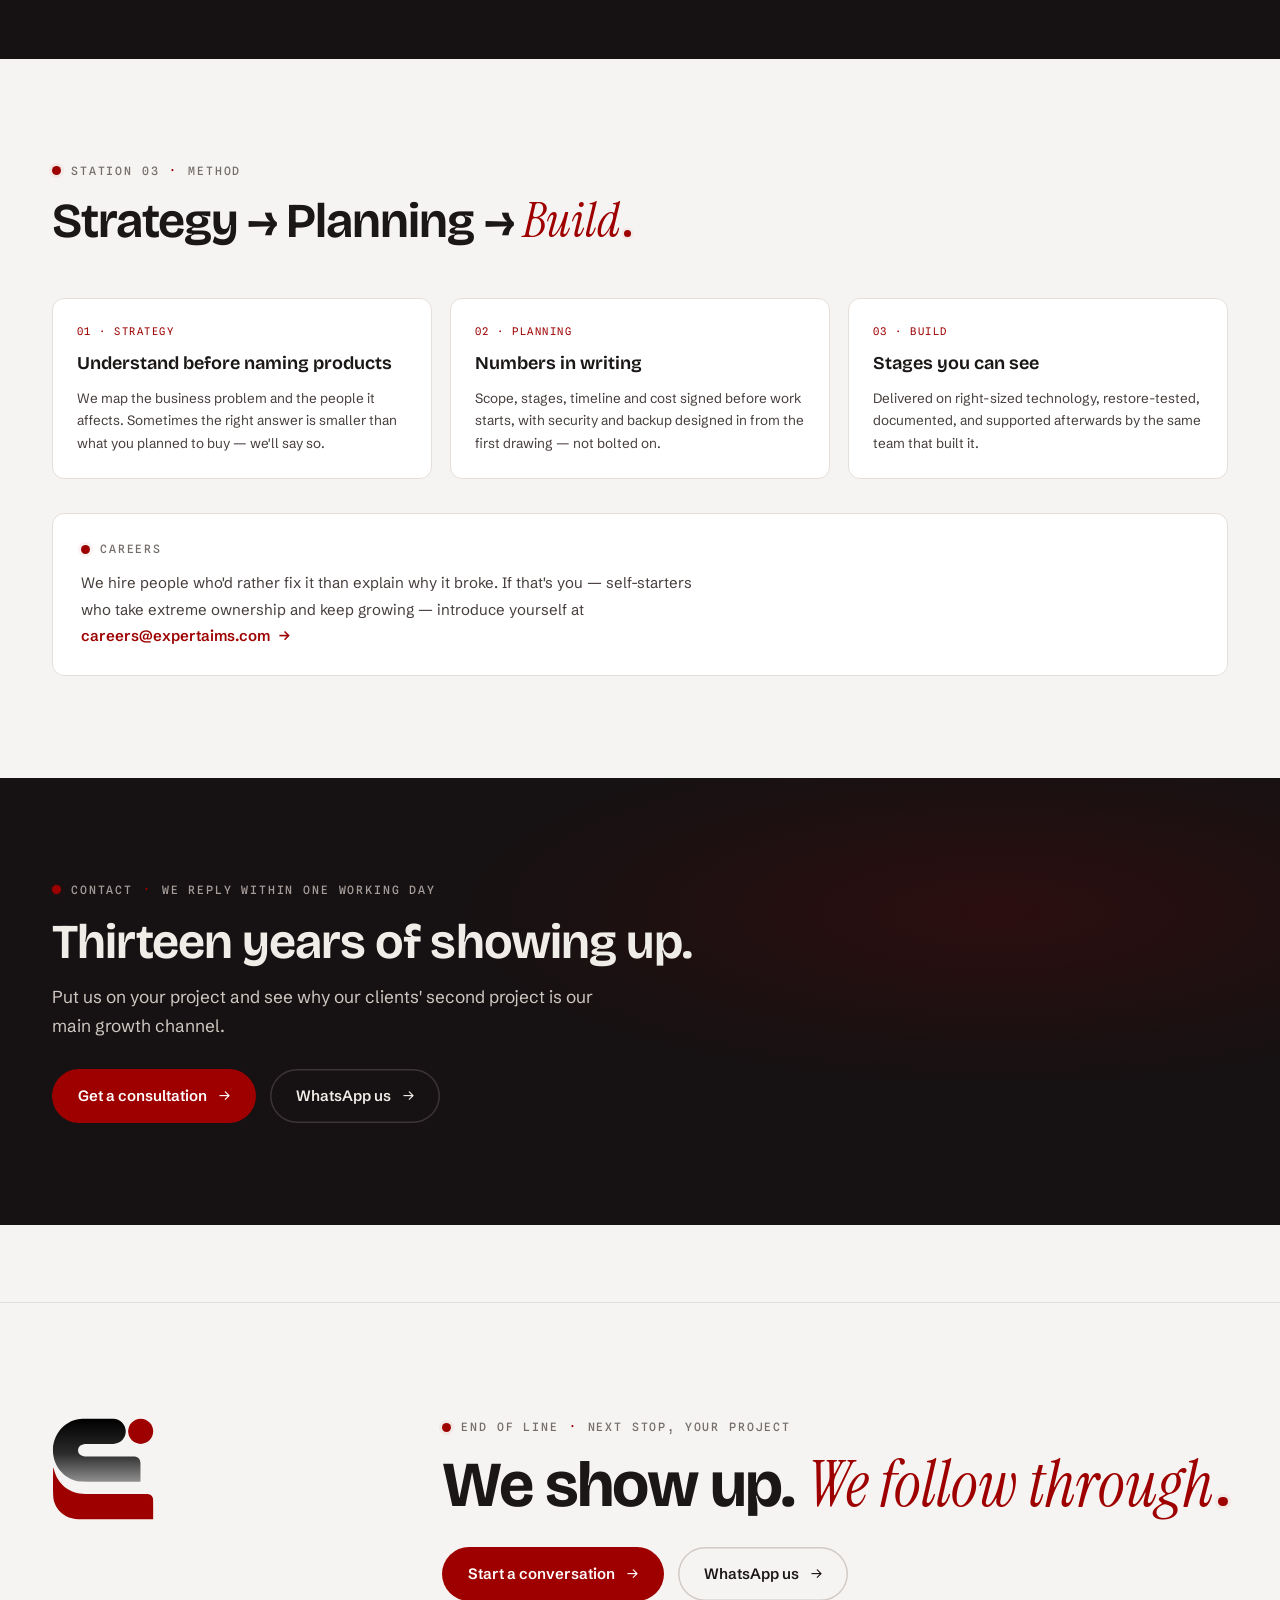
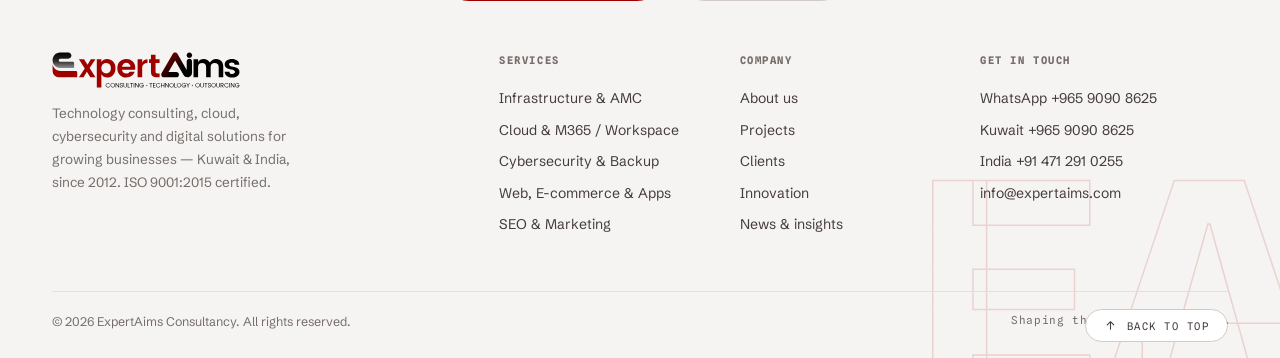
<file: about.html>
<!DOCTYPE html>
<html lang="en">
<head>
<meta charset="UTF-8">
<meta name="viewport" content="width=device-width, initial-scale=1.0">
<title>About — ExpertAims Consultancy | Since 2012, Kuwait & India</title>
<meta name="description" content="ExpertAims Consultancy: an ISO 9001:2015 certified IT services company serving businesses since 2012 from India and Kuwait — vision, mission, values and how we work.">
<meta name="author" content="ExpertAims Consultancy">
<meta name="theme-color" content="#F6F4F2">
<meta name="theme-color" media="(prefers-color-scheme: dark)" content="#141011">
<meta property="og:type" content="website">
<meta property="og:site_name" content="ExpertAims Consultancy">
<meta property="og:title" content="About — ExpertAims Consultancy | Since 2012, Kuwait & India">
<meta property="og:description" content="ExpertAims Consultancy: an ISO 9001:2015 certified IT services company serving businesses since 2012 from India and Kuwait — vision, mission, values and how we work.">
<meta property="og:image" content="https://www.expertaims.com/assets/brand/og-image.png">
<meta name="twitter:card" content="summary_large_image">
<link rel="icon" type="image/svg+xml" href="assets/brand/logo-e.svg">
<link rel="icon" type="image/png" sizes="32x32" href="assets/brand/favicon-32.png">
<link rel="apple-touch-icon" sizes="180x180" href="assets/brand/apple-touch-icon.png">
<script>(function(){try{var t=localStorage.getItem('ea-theme');if(t==='dark'||t==='light')document.documentElement.setAttribute('data-theme',t);}catch(e){}})();</script>
<link rel="preconnect" href="https://fonts.googleapis.com">
<link rel="preconnect" href="https://fonts.gstatic.com" crossorigin>
<link href="https://fonts.googleapis.com/css2?family=Bricolage+Grotesque:opsz,wght@12..96,500;12..96,600;12..96,650;12..96,700;12..96,800&family=Instrument+Serif:ital@1&family=Schibsted+Grotesk:wght@400;500;600;700&family=Spline+Sans+Mono:wght@400;500&display=swap" rel="stylesheet">
<link rel="stylesheet" href="assets/site.css">
</head>
<body>
<a class="skip" href="#main">Skip to content</a>
<header class="hd">
  <div class="hd-in">
    <a class="hd-logo" href="index.html" aria-label="ExpertAims home"><span class="lg-s"><img class="logo-l" src="assets/brand/logo-e.svg" alt="ExpertAims" width="1114" height="1115"><img class="logo-d" src="assets/brand/logo-e-dark.svg" alt="ExpertAims" width="1114" height="1115"></span><span class="lg-f"><img class="logo-l" src="assets/brand/logo-full.svg" alt="ExpertAims — Consulting · Technology · Outsourcing" width="718" height="137"><img class="logo-d" src="assets/brand/logo-full-dark.svg" alt="ExpertAims — Consulting · Technology · Outsourcing" width="718" height="137"></span></a>
    <nav class="hd-nav" aria-label="Primary">
      <div class="hd-item"><a class="hd-lnk" href="index.html">Home</a></div>
      <div class="hd-item">
        <button class="hd-lnk" type="button" aria-expanded="false">Services <span class="car"></span></button>
        <div class="mega" role="menu">
          <a class="mg" href="services.html#s1"><span class="mono">01 · Run</span><b>IT Infrastructure &amp; AMC</b><span>Networks, servers and maintenance contracts that keep you running.</span></a>
          <a class="mg" href="services.html#s2"><span class="mono">02 · Move</span><b>Cloud, M365 &amp; Workspace</b><span>Business email, files and licences that match reality.</span></a>
          <a class="mg" href="services.html#s3"><span class="mono">03 · Protect</span><b>Cybersecurity &amp; Backup</b><span>Sensible protection and backups that are actually tested.</span></a>
          <a class="mg" href="services.html#s4"><span class="mono">04 · Build</span><b>Websites, E-commerce &amp; Apps</b><span>Fast sites, stores and custom software — you own the code.</span></a>
          <a class="mg" href="services.html#s5"><span class="mono">05 · Grow</span><b>SEO, Branding &amp; Marketing</b><span>Being found, looking credible, measured by leads.</span></a>
          <a class="mg" href="services.html#s6"><span class="mono">06 · Enable</span><b>Training &amp; Workshops</b><span>Your team, upskilled on the systems they use daily.</span></a>
          <a class="mg" href="services.html#s7"><span class="mono">07 · Transform</span><b>Digital Transformation</b><span>Workflows digitised, systems integrated, AI put to work.</span></a>
        </div>
      </div>
      <div class="hd-item"><a class="hd-lnk" href="projects.html">Projects</a></div>
      <div class="hd-item">
        <button class="hd-lnk on" type="button" aria-expanded="false">Company <span class="car"></span></button>
        <div class="mega slim" role="menu">
          <a class="mg" href="about.html"><span class="mono">Since 2012</span><b>About us</b><span>Since 2012 — vision, mission, and how we work.</span></a>
          <a class="mg" href="clients.html"><span class="mono">In their words</span><b>Clients &amp; industries</b><span>Who we serve, in their words.</span></a>
          <a class="mg" href="innovation.html"><span class="mono">The atlas</span><b>Innovation</b><span>The capability atlas and what we're exploring.</span></a>
          <a class="mg" href="news.html"><span class="mono">Dispatches</span><b>News &amp; insights</b><span>Notes from the practice.</span></a>
        </div>
      </div>
      <div class="hd-item"><a class="hd-lnk" href="contact.html">Contact</a></div>
    </nav>
    <div class="hd-acts">
      <button class="thm" type="button" aria-label="Toggle light and dark theme">
        <svg class="i-moon" viewBox="0 0 24 24" fill="none" stroke="currentColor" stroke-width="1.8" stroke-linecap="round" stroke-linejoin="round" aria-hidden="true"><path d="M21 12.79A9 9 0 1 1 11.21 3 7 7 0 0 0 21 12.79z"/></svg>
        <svg class="i-sun" viewBox="0 0 24 24" fill="none" stroke="currentColor" stroke-width="1.8" stroke-linecap="round" stroke-linejoin="round" aria-hidden="true"><circle cx="12" cy="12" r="4"/><path d="M12 2v2M12 20v2M4.9 4.9l1.4 1.4M17.7 17.7l1.4 1.4M2 12h2M20 12h2M4.9 19.1l1.4-1.4M17.7 6.3l1.4-1.4"/></svg>
      </button>
      <a class="btn btn-acc" href="contact.html">Get a consultation</a>
      <button class="mbt" id="mbt" type="button" aria-label="Open menu" aria-expanded="false" aria-controls="msh"><span></span><span></span><span></span></button>
    </div>
  </div>
</header>
<div class="msh" id="msh" aria-label="Mobile navigation">
  <a href="index.html">Home</a>
  <details><summary>Services</summary>
    <a href="services.html#s1">IT Infrastructure &amp; AMC</a>
    <a href="services.html#s2">Cloud, M365 &amp; Workspace</a>
    <a href="services.html#s3">Cybersecurity &amp; Backup</a>
    <a href="services.html#s4">Websites, E-commerce &amp; Apps</a>
    <a href="services.html#s5">SEO, Branding &amp; Marketing</a>
    <a href="services.html#s6">Training &amp; Workshops</a><a href="services.html#s7">Digital Transformation</a>
  </details>
  <a href="projects.html">Projects</a>
  <details><summary>Company</summary>
    <a href="about.html">About us</a>
    <a href="clients.html">Clients &amp; industries</a>
    <a href="innovation.html">Innovation</a>
    <a href="news.html">News &amp; insights</a>
  </details>
  <a href="contact.html">Contact</a>
  <a class="mcta" href="contact.html">Get a consultation →</a>
</div>
<main id="main">
<div class="ph ph-band"><span class="ph-bg" aria-hidden="true"><img class="logo-l" src="assets/img/hero-flag.webp" alt="" fetchpriority="high" width="1600" height="1100"><img class="logo-d" src="assets/img/hero-flag-l.webp" alt="" width="1600" height="1100"></span>
  <span class="ph-ghost" aria-hidden="true">EA</span>
  <div class="wrap">
    <p class="ph-crumb rv"><a href="index.html">Home</a> <i>/</i> Company <i>/</i> About</p>
    <h1 class="d1 rv">Built on <em>follow-through</em><span class='aim' aria-hidden='true'></span></h1>
    <p class="lede rv">ExpertAims Consultancy is an ISO 9001:2015 certified IT services company — more than 15,000 projects delivered for 5,000+ clients since 2012 — headquartered in Thiruvananthapuram, India, with our Kuwait presence in association with Mart Solution Consulting Co. W.L.L.</p>
    <div class="ph-meta rv"><span><b>HQ</b> Kerala, India</span><span><b>Kuwait</b> Space Tower, Kuwait City</span><span><b>Malaysia</b> Kelana Jaya</span></div>
  </div>
</div>

<section class="sec">
  <div class="wrap">
    <div class="sec-hd stn-anchor">
      <div><p class="stn rv">Station 01 <i>·</i> Who we are</p>
      <h2 class="d2 rv">Vision, mission and <em>the value we hold</em><span class="aim" aria-hidden="true"></span></h2></div>
    </div>
    <div class="nw rv" style="grid-template-columns:1fr 1fr 1fr">
      <div class="nc" style="cursor:default"><span class="tag">Vision</span><h3>The most reliable IT service provider</h3><p>To earn recognition as the most reliable Information Technology service provider — reliability is the whole brand.</p></div>
      <div class="nc" style="cursor:default"><span class="tag">Mission</span><h3>Four commitments</h3><p>Perfection in every service endeavour · client satisfaction through industry-standard work · up-to-date technology and know-how · nurturing highly skilled professionals.</p></div>
      <div class="nc" style="cursor:default"><span class="tag">Value</span><h3>Clients first, completely</h3><p>We value our clients foremost and give one hundred percent dedication to service. The driving force behind EAC is our motivated, well-trained people.</p></div>
    </div>
  </div>
</section>
<section class="sec band">
  <div class="wrap" style="position:relative">
    <div class="sec-hd stn-anchor">
      <div><p class="stn rv" style="color:#A69D9A">Station 02 <i>·</i> Principles</p>
      <h2 class="d2 rv">Respect first. Responsibility second. <em>Ownership third</em><span class="aim" aria-hidden="true" style="background:#FF5A4E"></span></h2></div>
    </div>
    <div class="cells rv">
      <div class="cell"><span class="mono">/ integrity</span><h3>Integrity is the operating system</h3><p>Nothing matters more to us than conducting business with uncompromised integrity and professionalism — it's how a consultancy stays trusted for over a decade.</p></div>
      <div class="cell"><span class="mono">/ honesty</span><h3>Truthful timelines</h3><p>Clients forgive honest bad news delivered early. They don't forgive optimistic silence. We choose the first, every time.</p></div>
      <div class="cell"><span class="mono">/ craft</span><h3>The unglamorous parts, done right</h3><p>Documentation, testing, handover — the parts nobody sees are the reason our delivery dates mean something.</p></div>
    </div>
  </div>
</section>
<section class="sec">
  <div class="wrap">
    <div class="sec-hd stn-anchor">
      <div><p class="stn rv">Station 03 <i>·</i> Method</p>
      <h2 class="d2 rv">Strategy → Planning → <em>Build</em><span class="aim" aria-hidden="true"></span></h2></div>
    </div>
    <div class="nw rv" style="grid-template-columns:1fr 1fr 1fr">
      <div class="nc" style="cursor:default"><span class="tag">01 · Strategy</span><h3>Understand before naming products</h3><p>We map the business problem and the people it affects. Sometimes the right answer is smaller than what you planned to buy — we'll say so.</p></div>
      <div class="nc" style="cursor:default"><span class="tag">02 · Planning</span><h3>Numbers in writing</h3><p>Scope, stages, timeline and cost signed before work starts, with security and backup designed in from the first drawing — not bolted on.</p></div>
      <div class="nc" style="cursor:default"><span class="tag">03 · Build</span><h3>Stages you can see</h3><p>Delivered on right-sized technology, restore-tested, documented, and supported afterwards by the same team that built it.</p></div>
    </div>
    <div class="rv" style="margin-top:34px;border:1px solid var(--line);border-radius:var(--r);background:var(--sur);padding:26px 28px">
      <p class="stn" style="margin-bottom:12px">Careers</p>
      <p style="font-size:15px;color:var(--ink2);line-height:1.75;max-width:70ch">We hire people who'd rather fix it than explain why it broke. If that's you — self-starters who take extreme ownership and keep growing — introduce yourself at <a class="tx" style="font-size:15px" href="mailto:careers@expertaims.com">careers@expertaims.com</a></p>
    </div>
  </div>
</section>
<section class="sec band">
  <div class="wrap" style="position:relative">
    <p class="stn rv" style="color:#A69D9A">Contact <i>·</i> we reply within one working day</p>
    <h2 class="d2 rv" style="margin:18px 0 14px">Thirteen years of showing up.</h2>
    <p class="lede rv" style="max-width:52ch">Put us on your project and see why our clients' second project is our main growth channel.</p>
    <div class="rv" style="margin-top:28px;display:flex;gap:14px;flex-wrap:wrap">
      <a class="btn btn-acc" href="contact.html">Get a consultation</a>
      <a class="btn btn-ln" style="color:#F0EDE8;box-shadow:inset 0 0 0 1.5px #3C3434" href="https://wa.me/96590908625" target="_blank" rel="noopener">WhatsApp us</a>
    </div>
  </div>
</section>
</main>
<footer class="ft">
  <span class="ft-ghost" aria-hidden="true">EA</span>
  <div class="ft-line">
    <div class="ft-tag">
      <span class="ft-mark" aria-hidden="true"><img class="logo-l" src="assets/brand/logo-e.svg" alt=""><img class="logo-d" src="assets/brand/logo-e-dark.svg" alt=""><span class="lg-ping"></span></span>
      <div>
      <p class="stn rv">End of line <i>·</i> Next stop, your project</p>
      <h2 class="d1 rv" style="margin-top:18px">We show up. <em>We follow through</em><span class="aim" aria-hidden="true"></span></h2>
      <div class="rv" style="margin-top:30px;display:flex;gap:14px;flex-wrap:wrap">
        <a class="btn btn-acc" href="contact.html">Start a conversation</a>
        <a class="btn btn-ln" href="https://wa.me/96590908625" target="_blank" rel="noopener">WhatsApp us</a>
      </div>
    </div>
      </div>
    <div class="ft-grid">
      <div><img class="logo-l" src="assets/brand/logo-full.svg" alt="ExpertAims — Consulting · Technology · Outsourcing" width="718" height="137" style="height:36px;width:auto"><img class="logo-d" src="assets/brand/logo-full-dark.svg" alt="ExpertAims — Consulting · Technology · Outsourcing" width="718" height="137" style="height:36px;width:auto"><p class="fp">Technology consulting, cloud, cybersecurity and digital solutions for growing businesses — Kuwait &amp; India, since 2012. ISO 9001:2015 certified.</p></div>
      <div class="ft-col"><h4>Services</h4>
        <a href="services.html#s1">Infrastructure &amp; AMC</a>
        <a href="services.html#s2">Cloud &amp; M365 / Workspace</a>
        <a href="services.html#s3">Cybersecurity &amp; Backup</a>
        <a href="services.html#s4">Web, E-commerce &amp; Apps</a>
        <a href="services.html#s5">SEO &amp; Marketing</a>
      </div>
      <div class="ft-col"><h4>Company</h4>
        <a href="about.html">About us</a>
        <a href="projects.html">Projects</a>
        <a href="clients.html">Clients</a>
        <a href="innovation.html">Innovation</a>
        <a href="news.html">News &amp; insights</a>
      </div>
      <div class="ft-col"><h4>Get in touch</h4>
        <a href="https://wa.me/96590908625" target="_blank" rel="noopener">WhatsApp +965 9090 8625</a>
        <a href="tel:+96590908625">Kuwait +965 9090 8625</a>
        <a href="tel:+914712910255">India +91 471 291 0255</a>
        <a href="mailto:info@expertaims.com">info@expertaims.com</a>
      </div>
    </div>
    <div class="ft-bar"><button class="ft-top" type="button" data-top><svg viewBox="0 0 24 24" aria-hidden="true"><path d="M12 19V5m0 0-6 6m6-6 6 6"/></svg>Back to top</button>
      <span>© <span class="yr">2026</span> ExpertAims Consultancy. All rights reserved.</span>
      <span class="mono">Shaping the future. Together<span class="aim" aria-hidden="true"></span></span>
    </div>
  </div>
</footer>
<a class="wa" href="https://wa.me/96590908625" target="_blank" rel="noopener" aria-label="Chat with ExpertAims on WhatsApp"><svg viewBox="0 0 24 24" fill="currentColor" aria-hidden="true"><path d="M12 2a10 10 0 0 0-8.6 15.1L2 22l5.1-1.3A10 10 0 1 0 12 2zm0 18.2c-1.6 0-3.1-.4-4.4-1.2l-.3-.2-3 .8.8-2.9-.2-.3A8.2 8.2 0 1 1 12 20.2zm4.6-6.1c-.3-.1-1.5-.8-1.8-.9-.2-.1-.4-.1-.6.1-.2.3-.7.9-.8 1-.2.2-.3.2-.6.1a6.7 6.7 0 0 1-3.3-2.9c-.3-.4 0-.6.1-.8l.4-.5c.1-.2.2-.3.3-.5v-.5c0-.1-.6-1.4-.8-1.9-.2-.5-.4-.4-.6-.4h-.5c-.2 0-.5.1-.7.3-.2.3-.9.9-.9 2.2s.9 2.6 1.1 2.7c.1.2 1.9 3 4.7 4.2.7.3 1.2.5 1.6.6.7.2 1.3.2 1.8.1.6-.1 1.5-.6 1.7-1.2.2-.6.2-1.1.2-1.2-.1-.1-.2-.2-.5-.3z"/></svg></a>
<script src="assets/site.js" defer></script>
</body>
</html>
</file>
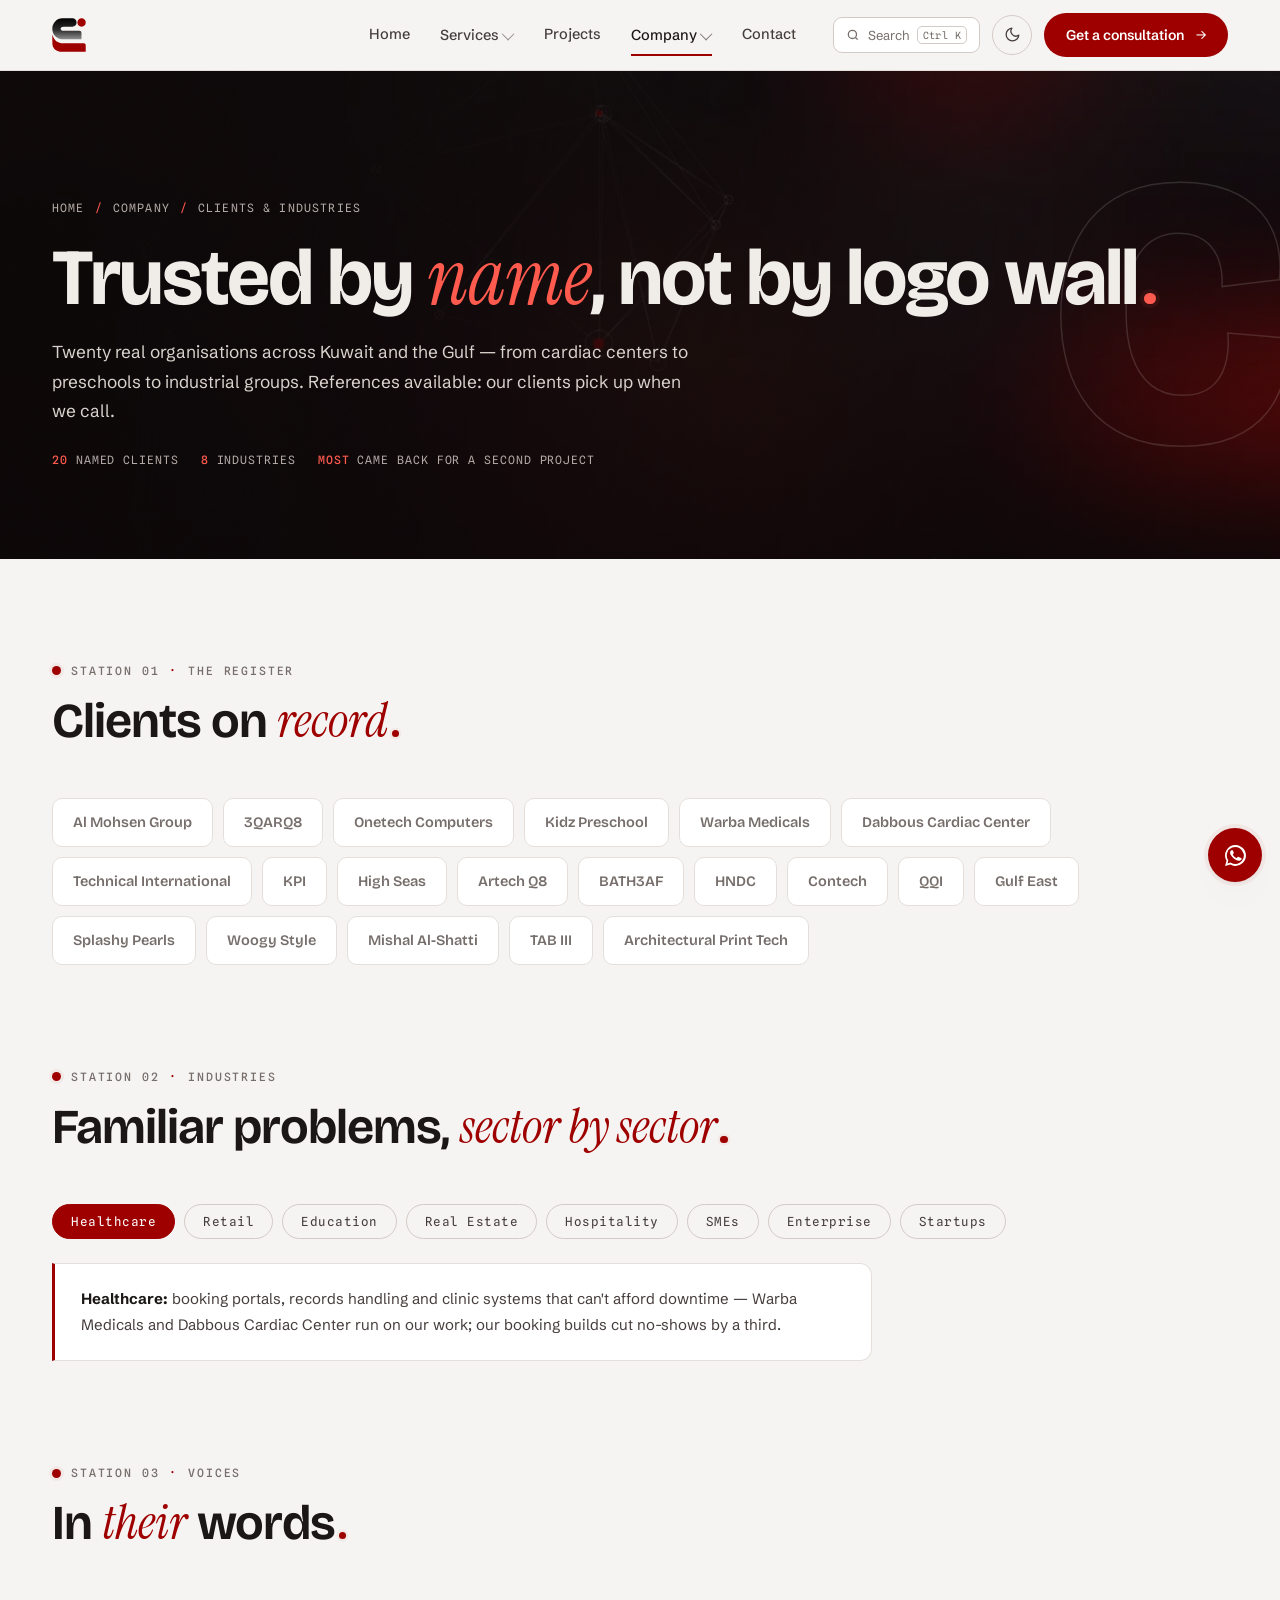
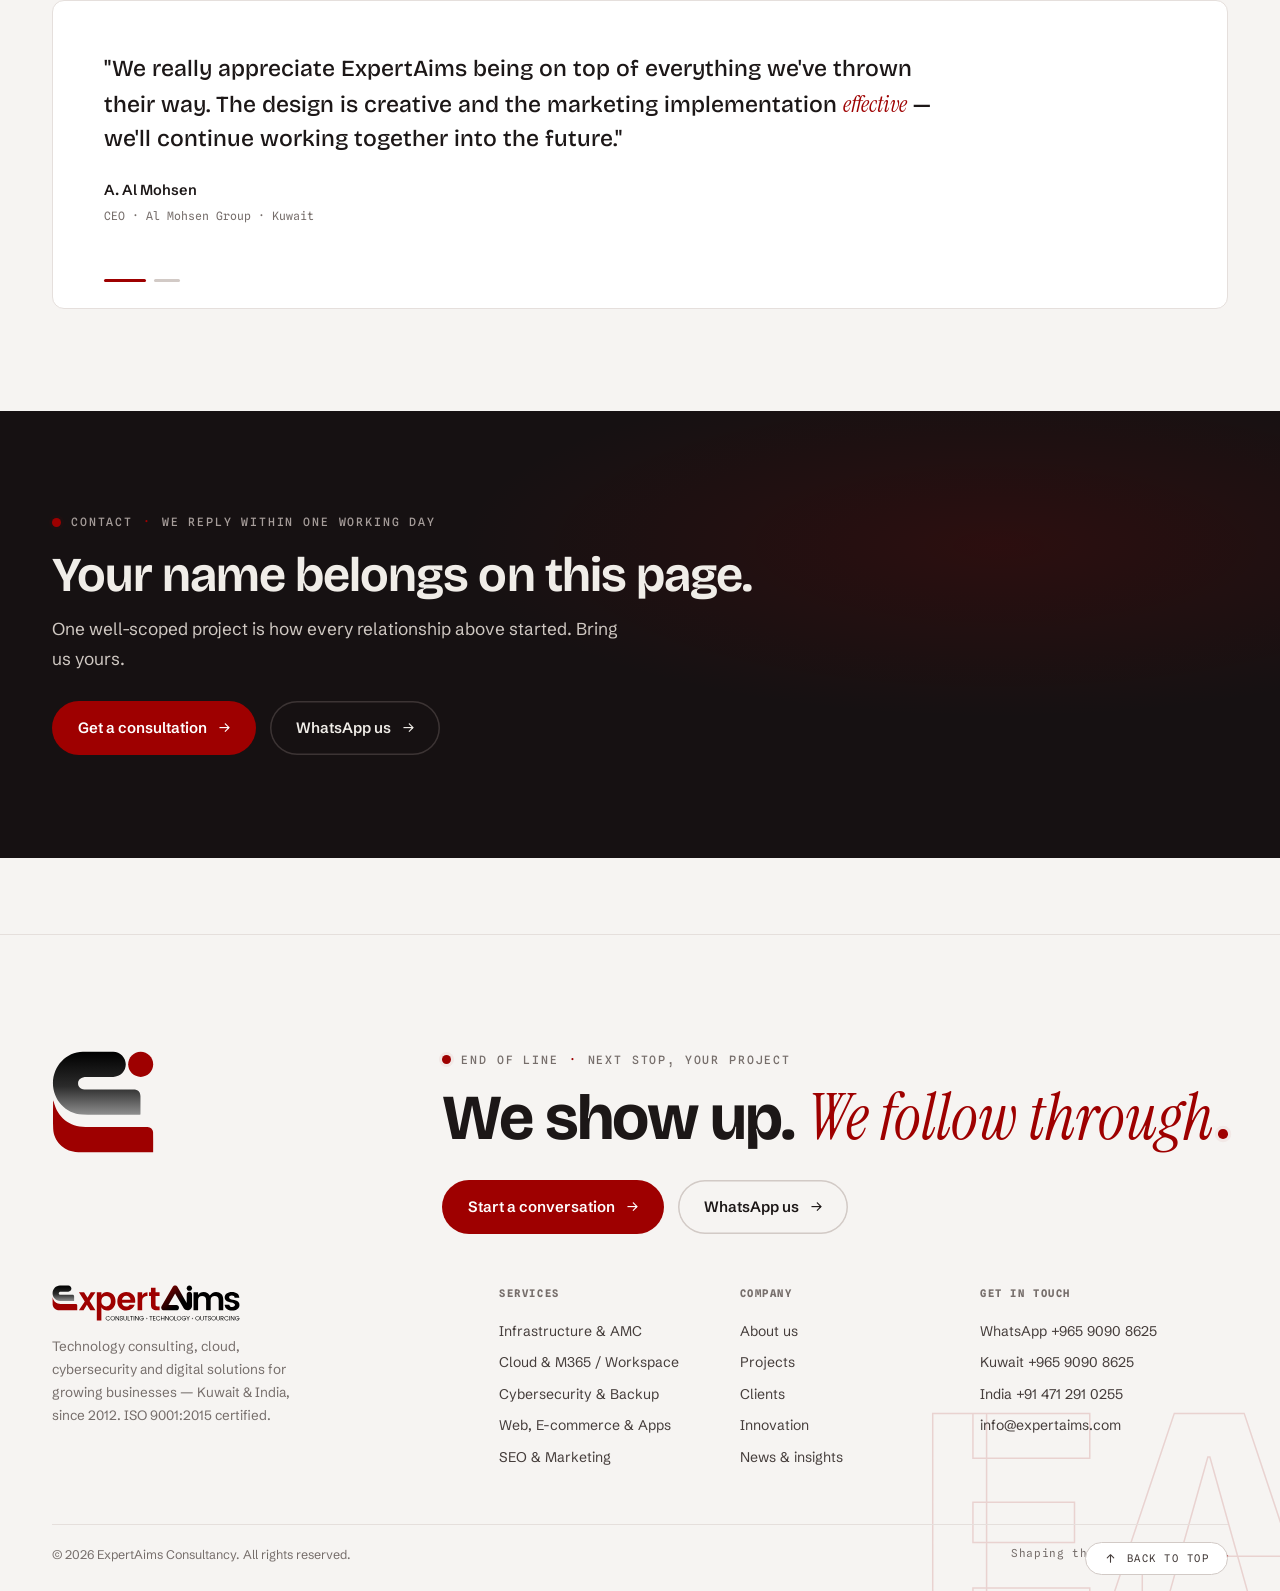
<file: clients.html>
<!DOCTYPE html>
<html lang="en">
<head>
<meta charset="UTF-8">
<meta name="viewport" content="width=device-width, initial-scale=1.0">
<title>Clients & Industries — ExpertAims</title>
<meta name="description" content="The businesses ExpertAims serves across Kuwait, India and the Gulf — healthcare, retail, education, real estate, hospitality, SMEs and enterprise IT — in their own words.">
<meta name="author" content="ExpertAims Consultancy">
<meta name="theme-color" content="#F6F4F2">
<meta name="theme-color" media="(prefers-color-scheme: dark)" content="#141011">
<meta property="og:type" content="website">
<meta property="og:site_name" content="ExpertAims Consultancy">
<meta property="og:title" content="Clients & Industries — ExpertAims">
<meta property="og:description" content="The businesses ExpertAims serves across Kuwait, India and the Gulf — healthcare, retail, education, real estate, hospitality, SMEs and enterprise IT — in their own words.">
<meta property="og:image" content="https://www.expertaims.com/assets/brand/og-image.png">
<meta name="twitter:card" content="summary_large_image">
<link rel="icon" type="image/svg+xml" href="assets/brand/logo-e.svg">
<link rel="icon" type="image/png" sizes="32x32" href="assets/brand/favicon-32.png">
<link rel="apple-touch-icon" sizes="180x180" href="assets/brand/apple-touch-icon.png">
<script>(function(){try{var t=localStorage.getItem('ea-theme');if(t==='dark'||t==='light')document.documentElement.setAttribute('data-theme',t);}catch(e){}})();</script>
<link rel="preconnect" href="https://fonts.googleapis.com">
<link rel="preconnect" href="https://fonts.gstatic.com" crossorigin>
<link href="https://fonts.googleapis.com/css2?family=Bricolage+Grotesque:opsz,wght@12..96,500;12..96,600;12..96,650;12..96,700;12..96,800&family=Instrument+Serif:ital@1&family=Schibsted+Grotesk:wght@400;500;600;700&family=Spline+Sans+Mono:wght@400;500&display=swap" rel="stylesheet">
<link rel="stylesheet" href="assets/site.css">
</head>
<body>
<a class="skip" href="#main">Skip to content</a>
<header class="hd">
  <div class="hd-in">
    <a class="hd-logo" href="index.html" aria-label="ExpertAims home"><span class="lg-s"><img class="logo-l" src="assets/brand/logo-e.svg" alt="ExpertAims" width="1114" height="1115"><img class="logo-d" src="assets/brand/logo-e-dark.svg" alt="ExpertAims" width="1114" height="1115"></span><span class="lg-f"><img class="logo-l" src="assets/brand/logo-full.svg" alt="ExpertAims — Consulting · Technology · Outsourcing" width="718" height="137"><img class="logo-d" src="assets/brand/logo-full-dark.svg" alt="ExpertAims — Consulting · Technology · Outsourcing" width="718" height="137"></span></a>
    <nav class="hd-nav" aria-label="Primary">
      <div class="hd-item"><a class="hd-lnk" href="index.html">Home</a></div>
      <div class="hd-item">
        <button class="hd-lnk" type="button" aria-expanded="false">Services <span class="car"></span></button>
        <div class="mega" role="menu">
          <a class="mg" href="services.html#s1"><span class="mono">01 · Run</span><b>IT Infrastructure &amp; AMC</b><span>Networks, servers and maintenance contracts that keep you running.</span></a>
          <a class="mg" href="services.html#s2"><span class="mono">02 · Move</span><b>Cloud, M365 &amp; Workspace</b><span>Business email, files and licences that match reality.</span></a>
          <a class="mg" href="services.html#s3"><span class="mono">03 · Protect</span><b>Cybersecurity &amp; Backup</b><span>Sensible protection and backups that are actually tested.</span></a>
          <a class="mg" href="services.html#s4"><span class="mono">04 · Build</span><b>Websites, E-commerce &amp; Apps</b><span>Fast sites, stores and custom software — you own the code.</span></a>
          <a class="mg" href="services.html#s5"><span class="mono">05 · Grow</span><b>SEO, Branding &amp; Marketing</b><span>Being found, looking credible, measured by leads.</span></a>
          <a class="mg" href="services.html#s6"><span class="mono">06 · Enable</span><b>Training &amp; Workshops</b><span>Your team, upskilled on the systems they use daily.</span></a>
          <a class="mg" href="services.html#s7"><span class="mono">07 · Transform</span><b>Digital Transformation</b><span>Workflows digitised, systems integrated, AI put to work.</span></a>
        </div>
      </div>
      <div class="hd-item"><a class="hd-lnk" href="projects.html">Projects</a></div>
      <div class="hd-item">
        <button class="hd-lnk on" type="button" aria-expanded="false">Company <span class="car"></span></button>
        <div class="mega slim" role="menu">
          <a class="mg" href="about.html"><span class="mono">Since 2012</span><b>About us</b><span>Since 2012 — vision, mission, and how we work.</span></a>
          <a class="mg" href="clients.html"><span class="mono">In their words</span><b>Clients &amp; industries</b><span>Who we serve, in their words.</span></a>
          <a class="mg" href="innovation.html"><span class="mono">The atlas</span><b>Innovation</b><span>The capability atlas and what we're exploring.</span></a>
          <a class="mg" href="news.html"><span class="mono">Dispatches</span><b>News &amp; insights</b><span>Notes from the practice.</span></a>
        </div>
      </div>
      <div class="hd-item"><a class="hd-lnk" href="contact.html">Contact</a></div>
    </nav>
    <div class="hd-acts">
      <button class="thm" type="button" aria-label="Toggle light and dark theme">
        <svg class="i-moon" viewBox="0 0 24 24" fill="none" stroke="currentColor" stroke-width="1.8" stroke-linecap="round" stroke-linejoin="round" aria-hidden="true"><path d="M21 12.79A9 9 0 1 1 11.21 3 7 7 0 0 0 21 12.79z"/></svg>
        <svg class="i-sun" viewBox="0 0 24 24" fill="none" stroke="currentColor" stroke-width="1.8" stroke-linecap="round" stroke-linejoin="round" aria-hidden="true"><circle cx="12" cy="12" r="4"/><path d="M12 2v2M12 20v2M4.9 4.9l1.4 1.4M17.7 17.7l1.4 1.4M2 12h2M20 12h2M4.9 19.1l1.4-1.4M17.7 6.3l1.4-1.4"/></svg>
      </button>
      <a class="btn btn-acc" href="contact.html">Get a consultation</a>
      <button class="mbt" id="mbt" type="button" aria-label="Open menu" aria-expanded="false" aria-controls="msh"><span></span><span></span><span></span></button>
    </div>
  </div>
</header>
<div class="msh" id="msh" aria-label="Mobile navigation">
  <a href="index.html">Home</a>
  <details><summary>Services</summary>
    <a href="services.html#s1">IT Infrastructure &amp; AMC</a>
    <a href="services.html#s2">Cloud, M365 &amp; Workspace</a>
    <a href="services.html#s3">Cybersecurity &amp; Backup</a>
    <a href="services.html#s4">Websites, E-commerce &amp; Apps</a>
    <a href="services.html#s5">SEO, Branding &amp; Marketing</a>
    <a href="services.html#s6">Training &amp; Workshops</a><a href="services.html#s7">Digital Transformation</a>
  </details>
  <a href="projects.html">Projects</a>
  <details><summary>Company</summary>
    <a href="about.html">About us</a>
    <a href="clients.html">Clients &amp; industries</a>
    <a href="innovation.html">Innovation</a>
    <a href="news.html">News &amp; insights</a>
  </details>
  <a href="contact.html">Contact</a>
  <a class="mcta" href="contact.html">Get a consultation →</a>
</div>
<main id="main">
<div class="ph ph-band"><span class="ph-bg" aria-hidden="true"><img class="logo-l" src="assets/img/case-almohsen.webp" alt="" fetchpriority="high" width="1600" height="1100"><img class="logo-d" src="assets/img/case-almohsen-l.webp" alt="" width="1600" height="1100"></span>
  <span class="ph-ghost" aria-hidden="true">C</span>
  <div class="wrap">
    <p class="ph-crumb rv"><a href="index.html">Home</a> <i>/</i> Company <i>/</i> Clients &amp; industries</p>
    <h1 class="d1 rv">Trusted by <em>name</em>, not by logo wall<span class='aim' aria-hidden='true'></span></h1>
    <p class="lede rv">Twenty real organisations across Kuwait and the Gulf — from cardiac centers to preschools to industrial groups. References available: our clients pick up when we call.</p>
    <div class="ph-meta rv"><span><b>20</b> named clients</span><span><b>8</b> industries</span><span><b>Most</b> came back for a second project</span></div>
  </div>
</div>

<section class="sec">
  <div class="wrap">
    <div class="sec-hd stn-anchor">
      <div><p class="stn rv">Station 01 <i>·</i> The register</p>
      <h2 class="d2 rv">Clients on <em>record</em><span class="aim" aria-hidden="true"></span></h2></div>
    </div>
    <div class="lw rv"><span>Al Mohsen Group</span><span>3QARQ8</span><span>Onetech Computers</span><span>Kidz Preschool</span><span>Warba Medicals</span><span>Dabbous Cardiac Center</span><span>Technical International</span><span>KPI</span><span>High Seas</span><span>Artech Q8</span><span>BATH3AF</span><span>HNDC</span><span>Contech</span><span>QQI</span><span>Gulf East</span><span>Splashy Pearls</span><span>Woogy Style</span><span>Mishal Al-Shatti</span><span>TAB III</span><span>Architectural Print Tech</span></div>
  </div>
</section>
<section class="sec" style="padding-top:0">
  <div class="wrap">
    <div class="sec-hd stn-anchor">
      <div><p class="stn rv">Station 02 <i>·</i> Industries</p>
      <h2 class="d2 rv">Familiar problems, <em>sector by sector</em><span class="aim" aria-hidden="true"></span></h2></div>
    </div>
    <div class="pills rv" id="indPills">
      <button class="pill on" data-k="health">Healthcare</button>
      <button class="pill" data-k="retail">Retail</button>
      <button class="pill" data-k="edu">Education</button>
      <button class="pill" data-k="re">Real Estate</button>
      <button class="pill" data-k="hosp">Hospitality</button>
      <button class="pill" data-k="sme">SMEs</button>
      <button class="pill" data-k="corp">Enterprise</button>
      <button class="pill" data-k="startup">Startups</button>
    </div>
    <div class="rv" style="margin-top:24px;border-left:3px solid var(--acc-ink);background:var(--sur);border-radius:0 var(--r) var(--r) 0;padding:22px 26px;max-width:820px;border-top:1px solid var(--line);border-right:1px solid var(--line);border-bottom:1px solid var(--line)">
      <p id="indText" style="font-size:15px;line-height:1.75;color:var(--ink2)" aria-live="polite"><b style="color:var(--ink)">Healthcare:</b> booking portals, records handling and clinic systems that can't afford downtime — Warba Medicals and Dabbous Cardiac Center run on our work; our booking builds cut no-shows by a third.</p>
    </div>
  </div>
</section>
<section class="sec" style="padding-top:0">
  <div class="wrap">
    <div class="sec-hd stn-anchor">
      <div><p class="stn rv">Station 03 <i>·</i> Voices</p>
      <h2 class="d2 rv">In <em>their</em> words<span class="aim" aria-hidden="true"></span></h2></div>
    </div>
    <div class="tsl rv">
      <div class="tsl-t">
        <figure class="tsl-s"><blockquote>"We really appreciate ExpertAims being on top of everything we've thrown their way. The design is creative and the marketing implementation <em>effective</em> — we'll continue working together into the future."</blockquote><figcaption><b>A. Al Mohsen</b><span>CEO · Al Mohsen Group · Kuwait</span></figcaption></figure>
        <figure class="tsl-s"><blockquote>"The service was professional and prompt. The quality of the web design was <em>outstanding</em>, and their recommendations were valuable to our business."</blockquote><figcaption><b>M. Murali</b><span>CEO · Artech Q8 · Kuwait</span></figcaption></figure>
      </div>
      <div class="tsl-ui" role="tablist" aria-label="Testimonials"></div>
    </div>
  </div>
</section>
<section class="sec band">
  <div class="wrap" style="position:relative">
    <p class="stn rv" style="color:#A69D9A">Contact <i>·</i> we reply within one working day</p>
    <h2 class="d2 rv" style="margin:18px 0 14px">Your name belongs on this page.</h2>
    <p class="lede rv" style="max-width:52ch">One well-scoped project is how every relationship above started. Bring us yours.</p>
    <div class="rv" style="margin-top:28px;display:flex;gap:14px;flex-wrap:wrap">
      <a class="btn btn-acc" href="contact.html">Get a consultation</a>
      <a class="btn btn-ln" style="color:#F0EDE8;box-shadow:inset 0 0 0 1.5px #3C3434" href="https://wa.me/96590908625" target="_blank" rel="noopener">WhatsApp us</a>
    </div>
  </div>
</section>
</main>
<footer class="ft">
  <span class="ft-ghost" aria-hidden="true">EA</span>
  <div class="ft-line">
    <div class="ft-tag">
      <span class="ft-mark" aria-hidden="true"><img class="logo-l" src="assets/brand/logo-e.svg" alt=""><img class="logo-d" src="assets/brand/logo-e-dark.svg" alt=""><span class="lg-ping"></span></span>
      <div>
      <p class="stn rv">End of line <i>·</i> Next stop, your project</p>
      <h2 class="d1 rv" style="margin-top:18px">We show up. <em>We follow through</em><span class="aim" aria-hidden="true"></span></h2>
      <div class="rv" style="margin-top:30px;display:flex;gap:14px;flex-wrap:wrap">
        <a class="btn btn-acc" href="contact.html">Start a conversation</a>
        <a class="btn btn-ln" href="https://wa.me/96590908625" target="_blank" rel="noopener">WhatsApp us</a>
      </div>
    </div>
      </div>
    <div class="ft-grid">
      <div><img class="logo-l" src="assets/brand/logo-full.svg" alt="ExpertAims — Consulting · Technology · Outsourcing" width="718" height="137" style="height:36px;width:auto"><img class="logo-d" src="assets/brand/logo-full-dark.svg" alt="ExpertAims — Consulting · Technology · Outsourcing" width="718" height="137" style="height:36px;width:auto"><p class="fp">Technology consulting, cloud, cybersecurity and digital solutions for growing businesses — Kuwait &amp; India, since 2012. ISO 9001:2015 certified.</p></div>
      <div class="ft-col"><h4>Services</h4>
        <a href="services.html#s1">Infrastructure &amp; AMC</a>
        <a href="services.html#s2">Cloud &amp; M365 / Workspace</a>
        <a href="services.html#s3">Cybersecurity &amp; Backup</a>
        <a href="services.html#s4">Web, E-commerce &amp; Apps</a>
        <a href="services.html#s5">SEO &amp; Marketing</a>
      </div>
      <div class="ft-col"><h4>Company</h4>
        <a href="about.html">About us</a>
        <a href="projects.html">Projects</a>
        <a href="clients.html">Clients</a>
        <a href="innovation.html">Innovation</a>
        <a href="news.html">News &amp; insights</a>
      </div>
      <div class="ft-col"><h4>Get in touch</h4>
        <a href="https://wa.me/96590908625" target="_blank" rel="noopener">WhatsApp +965 9090 8625</a>
        <a href="tel:+96590908625">Kuwait +965 9090 8625</a>
        <a href="tel:+914712910255">India +91 471 291 0255</a>
        <a href="mailto:info@expertaims.com">info@expertaims.com</a>
      </div>
    </div>
    <div class="ft-bar"><button class="ft-top" type="button" data-top><svg viewBox="0 0 24 24" aria-hidden="true"><path d="M12 19V5m0 0-6 6m6-6 6 6"/></svg>Back to top</button>
      <span>© <span class="yr">2026</span> ExpertAims Consultancy. All rights reserved.</span>
      <span class="mono">Shaping the future. Together<span class="aim" aria-hidden="true"></span></span>
    </div>
  </div>
</footer>
<a class="wa" href="https://wa.me/96590908625" target="_blank" rel="noopener" aria-label="Chat with ExpertAims on WhatsApp"><svg viewBox="0 0 24 24" fill="currentColor" aria-hidden="true"><path d="M12 2a10 10 0 0 0-8.6 15.1L2 22l5.1-1.3A10 10 0 1 0 12 2zm0 18.2c-1.6 0-3.1-.4-4.4-1.2l-.3-.2-3 .8.8-2.9-.2-.3A8.2 8.2 0 1 1 12 20.2zm4.6-6.1c-.3-.1-1.5-.8-1.8-.9-.2-.1-.4-.1-.6.1-.2.3-.7.9-.8 1-.2.2-.3.2-.6.1a6.7 6.7 0 0 1-3.3-2.9c-.3-.4 0-.6.1-.8l.4-.5c.1-.2.2-.3.3-.5v-.5c0-.1-.6-1.4-.8-1.9-.2-.5-.4-.4-.6-.4h-.5c-.2 0-.5.1-.7.3-.2.3-.9.9-.9 2.2s.9 2.6 1.1 2.7c.1.2 1.9 3 4.7 4.2.7.3 1.2.5 1.6.6.7.2 1.3.2 1.8.1.6-.1 1.5-.6 1.7-1.2.2-.6.2-1.1.2-1.2-.1-.1-.2-.2-.5-.3z"/></svg></a>
<script src="assets/site.js" defer></script>

<script>
document.addEventListener('DOMContentLoaded',function(){
  var DATA={
    health:'<b style="color:var(--ink)">Healthcare:</b> booking portals, records handling and clinic systems that can\'t afford downtime — Warba Medicals and Dabbous Cardiac Center run on our work; our booking builds cut no-shows by a third.',
    retail:'<b style="color:var(--ink)">Retail:</b> storefronts and e-commerce that survive promotion-day traffic — Splashy Pearls and Woogy Style ship with checkout speed treated as revenue.',
    edu:'<b style="color:var(--ink)">Education:</b> enrolment platforms and parent communication — Kidz Preschool grew intake 40% the year their platform launched.',
    re:'<b style="color:var(--ink)">Real Estate:</b> the 3QARQ8 marketplace connects buyers and agents across Kuwait — listings, search and agent workflows on one platform.',
    hosp:'<b style="color:var(--ink)">Hospitality:</b> booking engines and guest systems for hotels, resorts, restaurants and travel agencies — calm front-of-house on full nights.',
    sme:'<b style="color:var(--ink)">SMEs:</b> the whole stack — email, devices, backup, website — for a predictable monthly amount, so you stop being your own IT department.',
    corp:'<b style="color:var(--ink)">Enterprise:</b> multi-site infrastructure, compliance-ready security and vendor consolidation — fewer suppliers, clearer accountability.',
    startup:'<b style="color:var(--ink)">Startups:</b> an MVP scoped honestly, infrastructure that survives due diligence, and a partner who tells you when not to build.'
  };
  var w=document.getElementById('indPills'),t=document.getElementById('indText');
  if(!w)return;
  w.addEventListener('click',function(e){
    var b=e.target.closest('.pill');if(!b)return;
    w.querySelectorAll('.pill').forEach(function(x){x.classList.remove('on');});
    b.classList.add('on');t.innerHTML=DATA[b.getAttribute('data-k')]||'';
  });
});
</script>
</body>
</html>
</file>
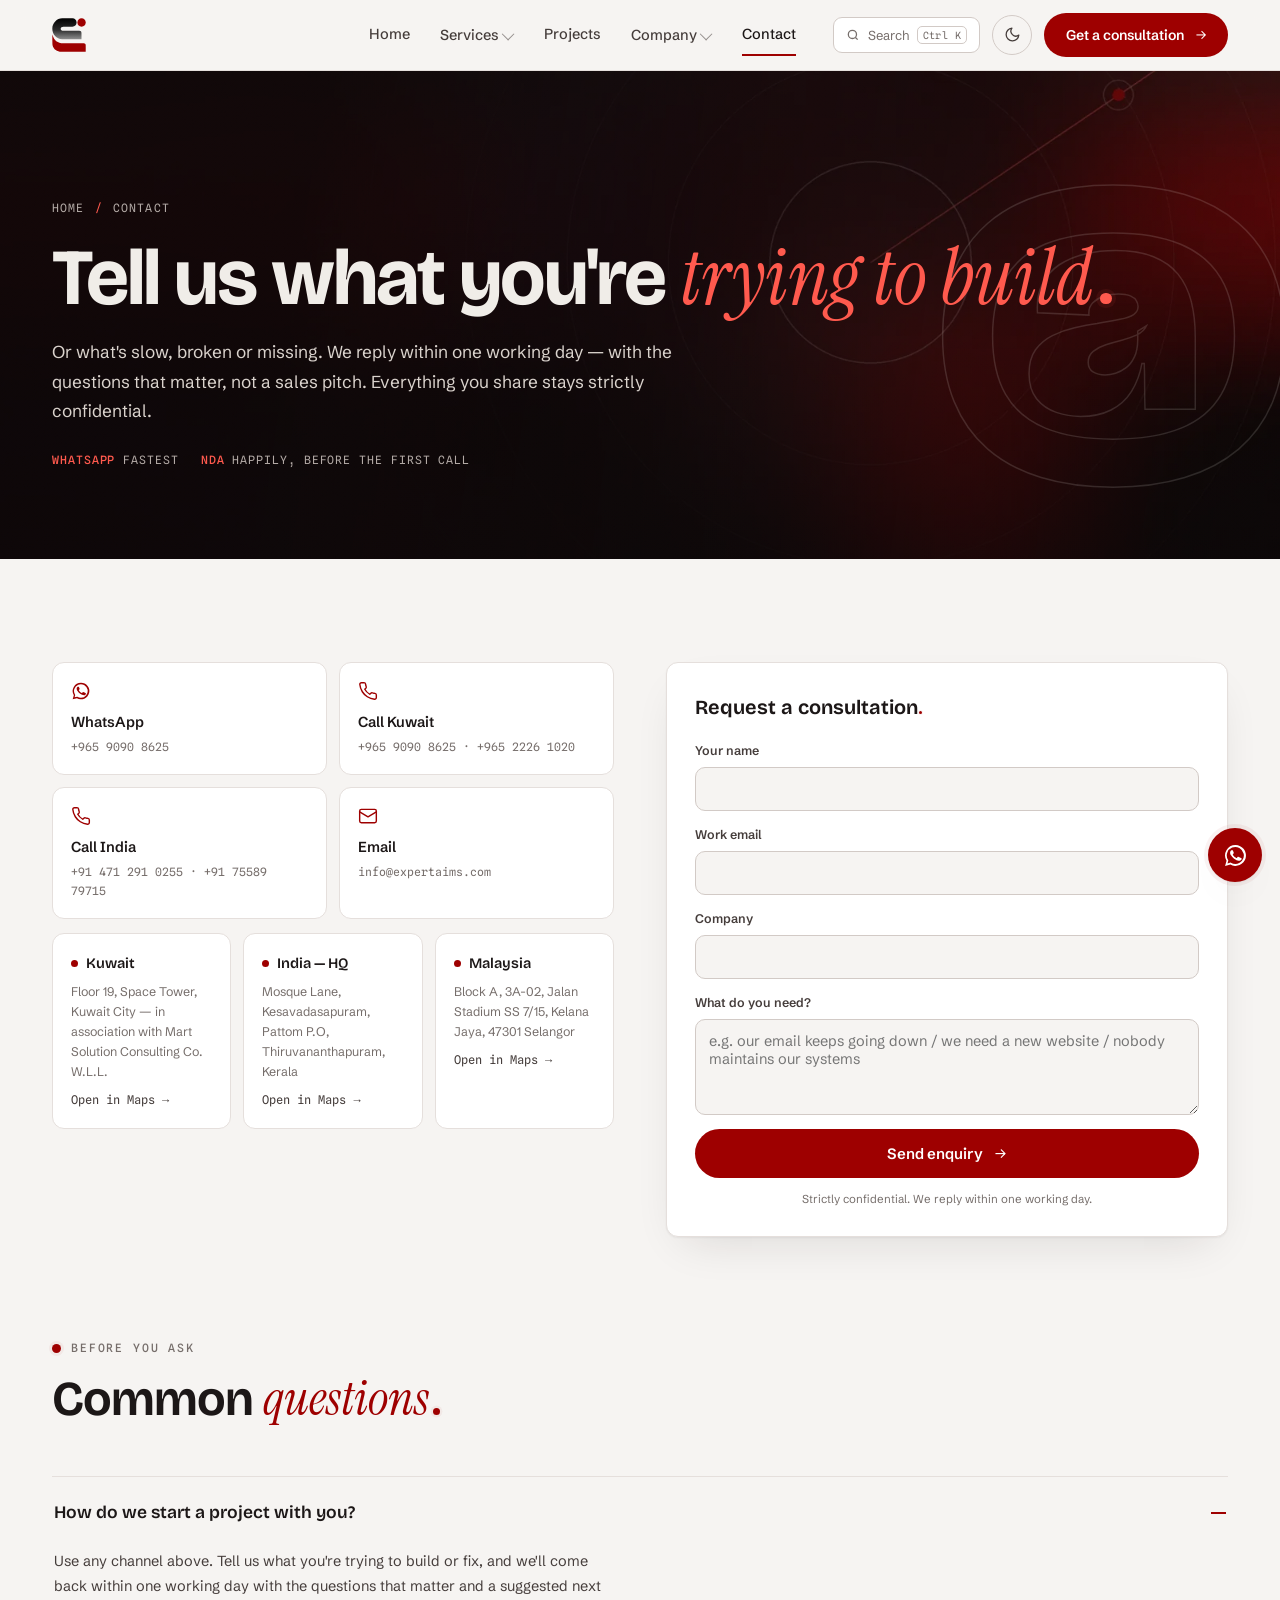
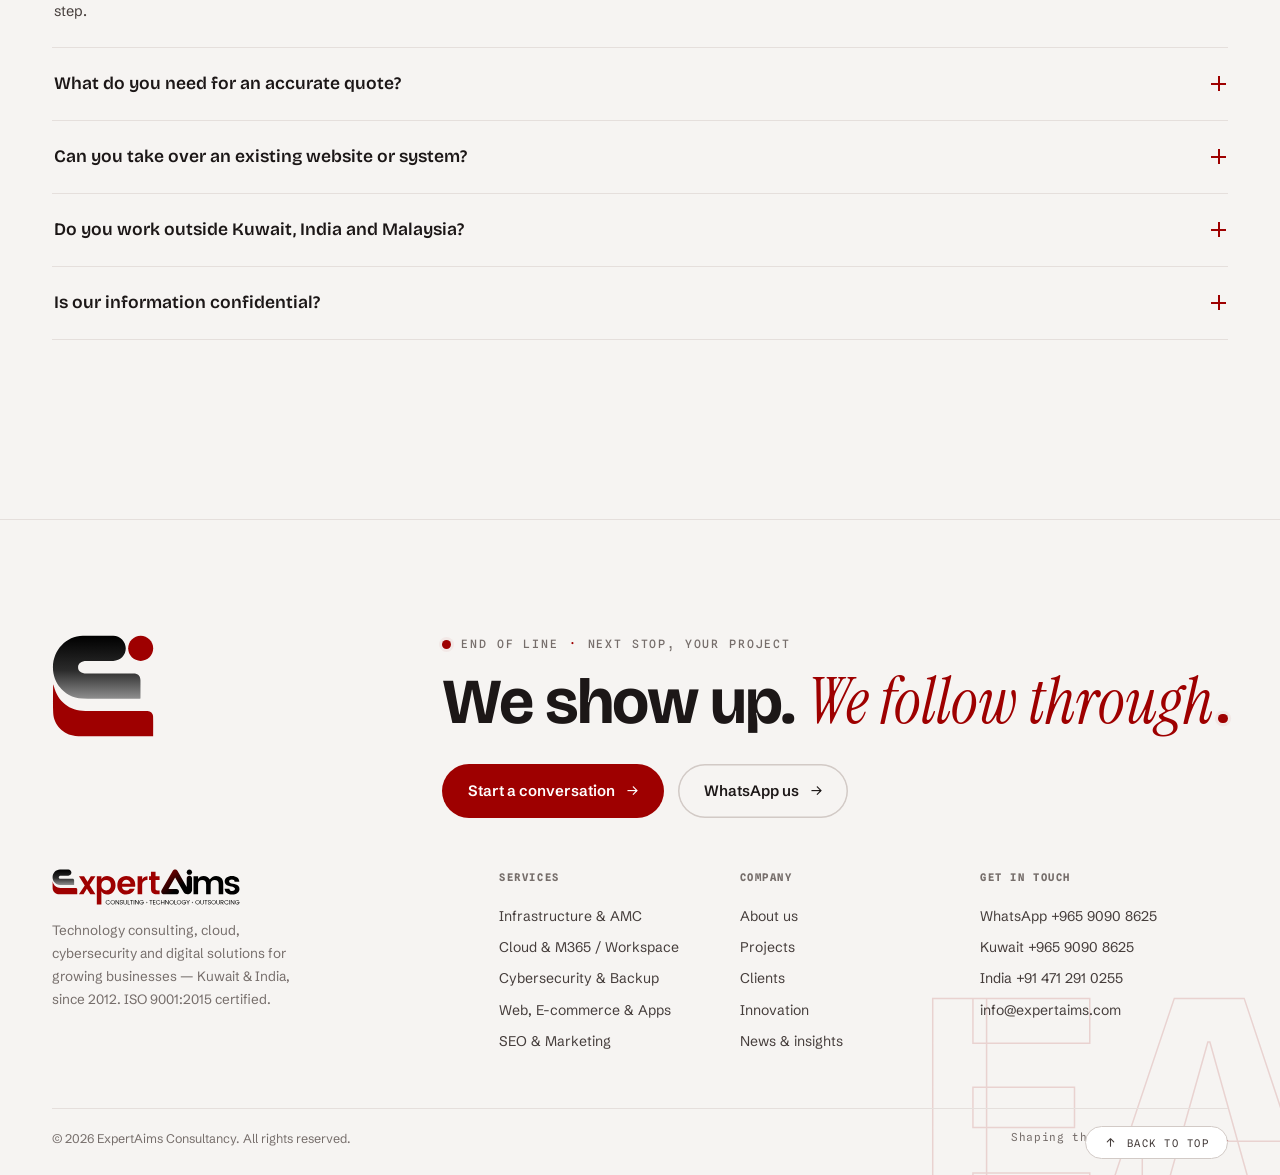
<file: contact.html>
<!DOCTYPE html>
<html lang="en">
<head>
<meta charset="UTF-8">
<meta name="viewport" content="width=device-width, initial-scale=1.0">
<title>Contact — ExpertAims | Kuwait · India · Malaysia</title>
<meta name="description" content="Talk to ExpertAims: WhatsApp +965 9090 8625, Kuwait and India phone lines, info@expertaims.com, offices in Kuwait City, Thiruvananthapuram and Kelana Jaya.">
<meta name="author" content="ExpertAims Consultancy">
<meta name="theme-color" content="#F6F4F2">
<meta name="theme-color" media="(prefers-color-scheme: dark)" content="#141011">
<meta property="og:type" content="website">
<meta property="og:site_name" content="ExpertAims Consultancy">
<meta property="og:title" content="Contact — ExpertAims | Kuwait · India · Malaysia">
<meta property="og:description" content="Talk to ExpertAims: WhatsApp +965 9090 8625, Kuwait and India phone lines, info@expertaims.com, offices in Kuwait City, Thiruvananthapuram and Kelana Jaya.">
<meta property="og:image" content="https://www.expertaims.com/assets/brand/og-image.png">
<meta name="twitter:card" content="summary_large_image">
<link rel="icon" type="image/svg+xml" href="assets/brand/logo-e.svg">
<link rel="icon" type="image/png" sizes="32x32" href="assets/brand/favicon-32.png">
<link rel="apple-touch-icon" sizes="180x180" href="assets/brand/apple-touch-icon.png">
<script>(function(){try{var t=localStorage.getItem('ea-theme');if(t==='dark'||t==='light')document.documentElement.setAttribute('data-theme',t);}catch(e){}})();</script>
<link rel="preconnect" href="https://fonts.googleapis.com">
<link rel="preconnect" href="https://fonts.gstatic.com" crossorigin>
<link href="https://fonts.googleapis.com/css2?family=Bricolage+Grotesque:opsz,wght@12..96,500;12..96,600;12..96,650;12..96,700;12..96,800&family=Instrument+Serif:ital@1&family=Schibsted+Grotesk:wght@400;500;600;700&family=Spline+Sans+Mono:wght@400;500&display=swap" rel="stylesheet">
<link rel="stylesheet" href="assets/site.css">
</head>
<body>
<a class="skip" href="#main">Skip to content</a>
<header class="hd">
  <div class="hd-in">
    <a class="hd-logo" href="index.html" aria-label="ExpertAims home"><span class="lg-s"><img class="logo-l" src="assets/brand/logo-e.svg" alt="ExpertAims" width="1114" height="1115"><img class="logo-d" src="assets/brand/logo-e-dark.svg" alt="ExpertAims" width="1114" height="1115"></span><span class="lg-f"><img class="logo-l" src="assets/brand/logo-full.svg" alt="ExpertAims — Consulting · Technology · Outsourcing" width="718" height="137"><img class="logo-d" src="assets/brand/logo-full-dark.svg" alt="ExpertAims — Consulting · Technology · Outsourcing" width="718" height="137"></span></a>
    <nav class="hd-nav" aria-label="Primary">
      <div class="hd-item"><a class="hd-lnk" href="index.html">Home</a></div>
      <div class="hd-item">
        <button class="hd-lnk" type="button" aria-expanded="false">Services <span class="car"></span></button>
        <div class="mega" role="menu">
          <a class="mg" href="services.html#s1"><span class="mono">01 · Run</span><b>IT Infrastructure &amp; AMC</b><span>Networks, servers and maintenance contracts that keep you running.</span></a>
          <a class="mg" href="services.html#s2"><span class="mono">02 · Move</span><b>Cloud, M365 &amp; Workspace</b><span>Business email, files and licences that match reality.</span></a>
          <a class="mg" href="services.html#s3"><span class="mono">03 · Protect</span><b>Cybersecurity &amp; Backup</b><span>Sensible protection and backups that are actually tested.</span></a>
          <a class="mg" href="services.html#s4"><span class="mono">04 · Build</span><b>Websites, E-commerce &amp; Apps</b><span>Fast sites, stores and custom software — you own the code.</span></a>
          <a class="mg" href="services.html#s5"><span class="mono">05 · Grow</span><b>SEO, Branding &amp; Marketing</b><span>Being found, looking credible, measured by leads.</span></a>
          <a class="mg" href="services.html#s6"><span class="mono">06 · Enable</span><b>Training &amp; Workshops</b><span>Your team, upskilled on the systems they use daily.</span></a>
          <a class="mg" href="services.html#s7"><span class="mono">07 · Transform</span><b>Digital Transformation</b><span>Workflows digitised, systems integrated, AI put to work.</span></a>
        </div>
      </div>
      <div class="hd-item"><a class="hd-lnk" href="projects.html">Projects</a></div>
      <div class="hd-item">
        <button class="hd-lnk" type="button" aria-expanded="false">Company <span class="car"></span></button>
        <div class="mega slim" role="menu">
          <a class="mg" href="about.html"><span class="mono">Since 2012</span><b>About us</b><span>Since 2012 — vision, mission, and how we work.</span></a>
          <a class="mg" href="clients.html"><span class="mono">In their words</span><b>Clients &amp; industries</b><span>Who we serve, in their words.</span></a>
          <a class="mg" href="innovation.html"><span class="mono">The atlas</span><b>Innovation</b><span>The capability atlas and what we're exploring.</span></a>
          <a class="mg" href="news.html"><span class="mono">Dispatches</span><b>News &amp; insights</b><span>Notes from the practice.</span></a>
        </div>
      </div>
      <div class="hd-item"><a class="hd-lnk on" href="contact.html">Contact</a></div>
    </nav>
    <div class="hd-acts">
      <button class="thm" type="button" aria-label="Toggle light and dark theme">
        <svg class="i-moon" viewBox="0 0 24 24" fill="none" stroke="currentColor" stroke-width="1.8" stroke-linecap="round" stroke-linejoin="round" aria-hidden="true"><path d="M21 12.79A9 9 0 1 1 11.21 3 7 7 0 0 0 21 12.79z"/></svg>
        <svg class="i-sun" viewBox="0 0 24 24" fill="none" stroke="currentColor" stroke-width="1.8" stroke-linecap="round" stroke-linejoin="round" aria-hidden="true"><circle cx="12" cy="12" r="4"/><path d="M12 2v2M12 20v2M4.9 4.9l1.4 1.4M17.7 17.7l1.4 1.4M2 12h2M20 12h2M4.9 19.1l1.4-1.4M17.7 6.3l1.4-1.4"/></svg>
      </button>
      <a class="btn btn-acc" href="contact.html">Get a consultation</a>
      <button class="mbt" id="mbt" type="button" aria-label="Open menu" aria-expanded="false" aria-controls="msh"><span></span><span></span><span></span></button>
    </div>
  </div>
</header>
<div class="msh" id="msh" aria-label="Mobile navigation">
  <a href="index.html">Home</a>
  <details><summary>Services</summary>
    <a href="services.html#s1">IT Infrastructure &amp; AMC</a>
    <a href="services.html#s2">Cloud, M365 &amp; Workspace</a>
    <a href="services.html#s3">Cybersecurity &amp; Backup</a>
    <a href="services.html#s4">Websites, E-commerce &amp; Apps</a>
    <a href="services.html#s5">SEO, Branding &amp; Marketing</a>
    <a href="services.html#s6">Training &amp; Workshops</a><a href="services.html#s7">Digital Transformation</a>
  </details>
  <a href="projects.html">Projects</a>
  <details><summary>Company</summary>
    <a href="about.html">About us</a>
    <a href="clients.html">Clients &amp; industries</a>
    <a href="innovation.html">Innovation</a>
    <a href="news.html">News &amp; insights</a>
  </details>
  <a href="contact.html">Contact</a>
  <a class="mcta" href="contact.html">Get a consultation →</a>
</div>
<main id="main">
<div class="ph ph-band"><span class="ph-bg" aria-hidden="true"><img class="logo-l" src="assets/img/hero-sec.webp" alt="" fetchpriority="high" width="1600" height="1100"><img class="logo-d" src="assets/img/hero-sec-l.webp" alt="" width="1600" height="1100"></span>
  <span class="ph-ghost" aria-hidden="true">@</span>
  <div class="wrap">
    <p class="ph-crumb rv"><a href="index.html">Home</a> <i>/</i> Contact</p>
    <h1 class="d1 rv">Tell us what you're <em>trying to build</em><span class='aim' aria-hidden='true'></span></h1>
    <p class="lede rv">Or what's slow, broken or missing. We reply within one working day — with the questions that matter, not a sales pitch. Everything you share stays strictly confidential.</p>
    <div class="ph-meta rv"><span><b>WhatsApp</b> fastest</span><span><b>NDA</b> happily, before the first call</span></div>
  </div>
</div>

<section class="sec">
  <div class="wrap">
    <div style="display:grid;grid-template-columns:1fr 1fr;gap:clamp(24px,4vw,56px);align-items:start" class="ct-grid">
      <div>
        <div class="chan rv">
          <a class="ch" href="https://wa.me/96590908625" target="_blank" rel="noopener"><svg viewBox="0 0 24 24" fill="currentColor" aria-hidden="true"><path d="M12 2a10 10 0 0 0-8.6 15.1L2 22l5.1-1.3A10 10 0 1 0 12 2zm0 18.2c-1.6 0-3.1-.4-4.4-1.2l-.3-.2-3 .8.8-2.9-.2-.3A8.2 8.2 0 1 1 12 20.2zm4.6-6.1c-.3-.1-1.5-.8-1.8-.9-.2-.1-.4-.1-.6.1-.2.3-.7.9-.8 1-.2.2-.3.2-.6.1a6.7 6.7 0 0 1-3.3-2.9c-.3-.4 0-.6.1-.8l.4-.5c.1-.2.2-.3.3-.5v-.5c0-.1-.6-1.4-.8-1.9-.2-.5-.4-.4-.6-.4h-.5c-.2 0-.5.1-.7.3-.2.3-.9.9-.9 2.2s.9 2.6 1.1 2.7c.1.2 1.9 3 4.7 4.2.7.3 1.2.5 1.6.6.7.2 1.3.2 1.8.1.6-.1 1.5-.6 1.7-1.2.2-.6.2-1.1.2-1.2-.1-.1-.2-.2-.5-.3z"/></svg><b>WhatsApp</b><span>+965 9090 8625</span></a>
          <a class="ch" href="tel:+96590908625"><svg viewBox="0 0 24 24" fill="none" stroke="currentColor" stroke-width="1.7" stroke-linecap="round" stroke-linejoin="round" aria-hidden="true"><path d="M22 16.9v3a2 2 0 0 1-2.2 2 19.8 19.8 0 0 1-8.6-3 19.5 19.5 0 0 1-6-6 19.8 19.8 0 0 1-3-8.7A2 2 0 0 1 4.1 2h3a2 2 0 0 1 2 1.7c.1 1 .4 2 .7 2.8a2 2 0 0 1-.4 2.1L8.1 9.9a16 16 0 0 0 6 6l1.3-1.3a2 2 0 0 1 2.1-.4c.9.3 1.9.6 2.8.7a2 2 0 0 1 1.7 2z"/></svg><b>Call Kuwait</b><span>+965 9090 8625 · +965 2226 1020</span></a>
          <a class="ch" href="tel:+914712910255"><svg viewBox="0 0 24 24" fill="none" stroke="currentColor" stroke-width="1.7" stroke-linecap="round" stroke-linejoin="round" aria-hidden="true"><path d="M22 16.9v3a2 2 0 0 1-2.2 2 19.8 19.8 0 0 1-8.6-3 19.5 19.5 0 0 1-6-6 19.8 19.8 0 0 1-3-8.7A2 2 0 0 1 4.1 2h3a2 2 0 0 1 2 1.7c.1 1 .4 2 .7 2.8a2 2 0 0 1-.4 2.1L8.1 9.9a16 16 0 0 0 6 6l1.3-1.3a2 2 0 0 1 2.1-.4c.9.3 1.9.6 2.8.7a2 2 0 0 1 1.7 2z"/></svg><b>Call India</b><span>+91 471 291 0255 · +91 75589 79715</span></a>
          <a class="ch" href="mailto:info@expertaims.com"><svg viewBox="0 0 24 24" fill="none" stroke="currentColor" stroke-width="1.7" stroke-linecap="round" stroke-linejoin="round" aria-hidden="true"><rect x="2" y="4" width="20" height="16" rx="2"/><path d="m22 7-10 6L2 7"/></svg><b>Email</b><span>info@expertaims.com</span></a>
        </div>
        <div class="ofs rv" style="margin-top:14px">
          <div class="of"><b>Kuwait</b><p>Floor 19, Space Tower, Kuwait City — in association with Mart Solution Consulting Co. W.L.L.</p><a href="https://maps.google.com/?q=Space+Tower+Kuwait+City" target="_blank" rel="noopener">Open in Maps →</a></div>
          <div class="of"><b>India — HQ</b><p>Mosque Lane, Kesavadasapuram, Pattom P.O, Thiruvananthapuram, Kerala</p><a href="https://maps.google.com/?q=Kesavadasapuram+Thiruvananthapuram" target="_blank" rel="noopener">Open in Maps →</a></div>
          <div class="of"><b>Malaysia</b><p>Block A, 3A-02, Jalan Stadium SS 7/15, Kelana Jaya, 47301 Selangor</p><a href="https://maps.google.com/?q=Kelana+Jaya+Selangor" target="_blank" rel="noopener">Open in Maps →</a></div>
        </div>
      </div>
      <form class="frm rv" data-mailto data-subject="Consultation request" novalidate>
        <h3>Request a consultation<span class="aim" aria-hidden="true"></span></h3>
        <label class="ff"><span>Your name</span><input type="text" name="name" autocomplete="name" required></label>
        <label class="ff"><span>Work email</span><input type="email" name="email" autocomplete="email" required></label>
        <label class="ff"><span>Company</span><input type="text" name="company" autocomplete="organization"></label>
        <label class="ff"><span>What do you need?</span><textarea name="msg" placeholder="e.g. our email keeps going down / we need a new website / nobody maintains our systems" required></textarea></label>
        <button class="btn btn-acc" type="submit">Send enquiry</button>
        <p class="frm-note">Strictly confidential. We reply within one working day.</p>
      </form>
    </div>
  </div>
</section>
<section class="sec" style="padding-top:0">
  <div class="wrap">
    <div class="sec-hd stn-anchor">
      <div><p class="stn rv">Before you ask</p>
      <h2 class="d2 rv">Common <em>questions</em><span class="aim" aria-hidden="true"></span></h2></div>
    </div>
    <div class="acc rv">
      <details open><summary>How do we start a project with you?<span class="x" aria-hidden="true"></span></summary><p>Use any channel above. Tell us what you're trying to build or fix, and we'll come back within one working day with the questions that matter and a suggested next step.</p></details>
      <details><summary>What do you need for an accurate quote?<span class="x" aria-hidden="true"></span></summary><p>A brief overview — goals, audience, and what success looks like. Reference sites, an indicative budget and a target date help us propose something realistic; none are required to start.</p></details>
      <details><summary>Can you take over an existing website or system?<span class="x" aria-hidden="true"></span></summary><p>Yes — a large share of our work starts as a rescue or upgrade of something another vendor built. We audit what exists, say honestly what's worth keeping, and plan the update so the business keeps running.</p></details>
      <details><summary>Do you work outside Kuwait, India and Malaysia?<span class="x" aria-hidden="true"></span></summary><p>Yes. The offices are delivery hubs, not boundaries — we've served clients across the Gulf and beyond since 2012, with remote delivery under one ISO-certified standard.</p></details>
      <details><summary>Is our information confidential?<span class="x" aria-hidden="true"></span></summary><p>Strictly. Project details, documents and budgets are never disclosed without your prior consent — and we're happy to sign an NDA before the first conversation.</p></details>
    </div>
  </div>
</section>
</main>
<footer class="ft">
  <span class="ft-ghost" aria-hidden="true">EA</span>
  <div class="ft-line">
    <div class="ft-tag">
      <span class="ft-mark" aria-hidden="true"><img class="logo-l" src="assets/brand/logo-e.svg" alt=""><img class="logo-d" src="assets/brand/logo-e-dark.svg" alt=""><span class="lg-ping"></span></span>
      <div>
      <p class="stn rv">End of line <i>·</i> Next stop, your project</p>
      <h2 class="d1 rv" style="margin-top:18px">We show up. <em>We follow through</em><span class="aim" aria-hidden="true"></span></h2>
      <div class="rv" style="margin-top:30px;display:flex;gap:14px;flex-wrap:wrap">
        <a class="btn btn-acc" href="contact.html">Start a conversation</a>
        <a class="btn btn-ln" href="https://wa.me/96590908625" target="_blank" rel="noopener">WhatsApp us</a>
      </div>
    </div>
      </div>
    <div class="ft-grid">
      <div><img class="logo-l" src="assets/brand/logo-full.svg" alt="ExpertAims — Consulting · Technology · Outsourcing" width="718" height="137" style="height:36px;width:auto"><img class="logo-d" src="assets/brand/logo-full-dark.svg" alt="ExpertAims — Consulting · Technology · Outsourcing" width="718" height="137" style="height:36px;width:auto"><p class="fp">Technology consulting, cloud, cybersecurity and digital solutions for growing businesses — Kuwait &amp; India, since 2012. ISO 9001:2015 certified.</p></div>
      <div class="ft-col"><h4>Services</h4>
        <a href="services.html#s1">Infrastructure &amp; AMC</a>
        <a href="services.html#s2">Cloud &amp; M365 / Workspace</a>
        <a href="services.html#s3">Cybersecurity &amp; Backup</a>
        <a href="services.html#s4">Web, E-commerce &amp; Apps</a>
        <a href="services.html#s5">SEO &amp; Marketing</a>
      </div>
      <div class="ft-col"><h4>Company</h4>
        <a href="about.html">About us</a>
        <a href="projects.html">Projects</a>
        <a href="clients.html">Clients</a>
        <a href="innovation.html">Innovation</a>
        <a href="news.html">News &amp; insights</a>
      </div>
      <div class="ft-col"><h4>Get in touch</h4>
        <a href="https://wa.me/96590908625" target="_blank" rel="noopener">WhatsApp +965 9090 8625</a>
        <a href="tel:+96590908625">Kuwait +965 9090 8625</a>
        <a href="tel:+914712910255">India +91 471 291 0255</a>
        <a href="mailto:info@expertaims.com">info@expertaims.com</a>
      </div>
    </div>
    <div class="ft-bar"><button class="ft-top" type="button" data-top><svg viewBox="0 0 24 24" aria-hidden="true"><path d="M12 19V5m0 0-6 6m6-6 6 6"/></svg>Back to top</button>
      <span>© <span class="yr">2026</span> ExpertAims Consultancy. All rights reserved.</span>
      <span class="mono">Shaping the future. Together<span class="aim" aria-hidden="true"></span></span>
    </div>
  </div>
</footer>
<a class="wa" href="https://wa.me/96590908625" target="_blank" rel="noopener" aria-label="Chat with ExpertAims on WhatsApp"><svg viewBox="0 0 24 24" fill="currentColor" aria-hidden="true"><path d="M12 2a10 10 0 0 0-8.6 15.1L2 22l5.1-1.3A10 10 0 1 0 12 2zm0 18.2c-1.6 0-3.1-.4-4.4-1.2l-.3-.2-3 .8.8-2.9-.2-.3A8.2 8.2 0 1 1 12 20.2zm4.6-6.1c-.3-.1-1.5-.8-1.8-.9-.2-.1-.4-.1-.6.1-.2.3-.7.9-.8 1-.2.2-.3.2-.6.1a6.7 6.7 0 0 1-3.3-2.9c-.3-.4 0-.6.1-.8l.4-.5c.1-.2.2-.3.3-.5v-.5c0-.1-.6-1.4-.8-1.9-.2-.5-.4-.4-.6-.4h-.5c-.2 0-.5.1-.7.3-.2.3-.9.9-.9 2.2s.9 2.6 1.1 2.7c.1.2 1.9 3 4.7 4.2.7.3 1.2.5 1.6.6.7.2 1.3.2 1.8.1.6-.1 1.5-.6 1.7-1.2.2-.6.2-1.1.2-1.2-.1-.1-.2-.2-.5-.3z"/></svg></a>
<script src="assets/site.js" defer></script>

<style>@media (max-width:900px){.ct-grid{grid-template-columns:1fr !important}}</style>
</body>
</html>
</file>
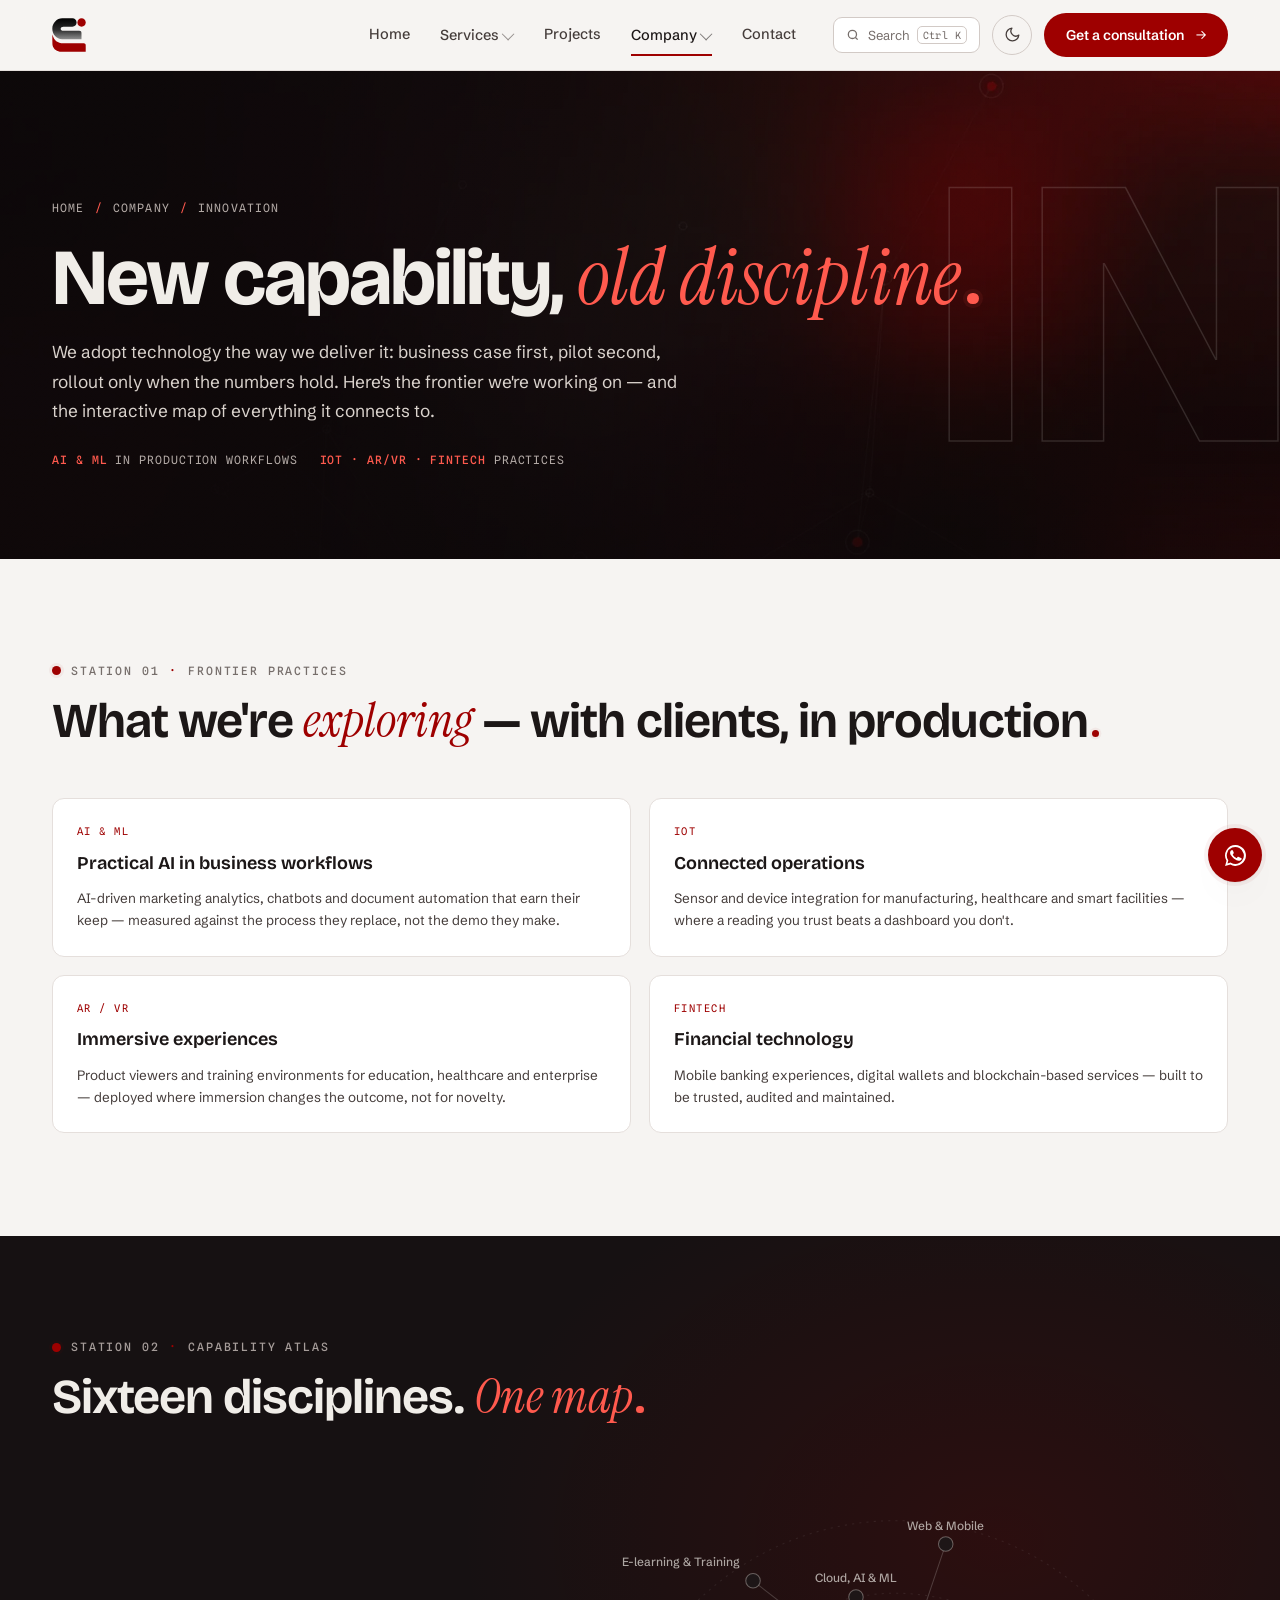
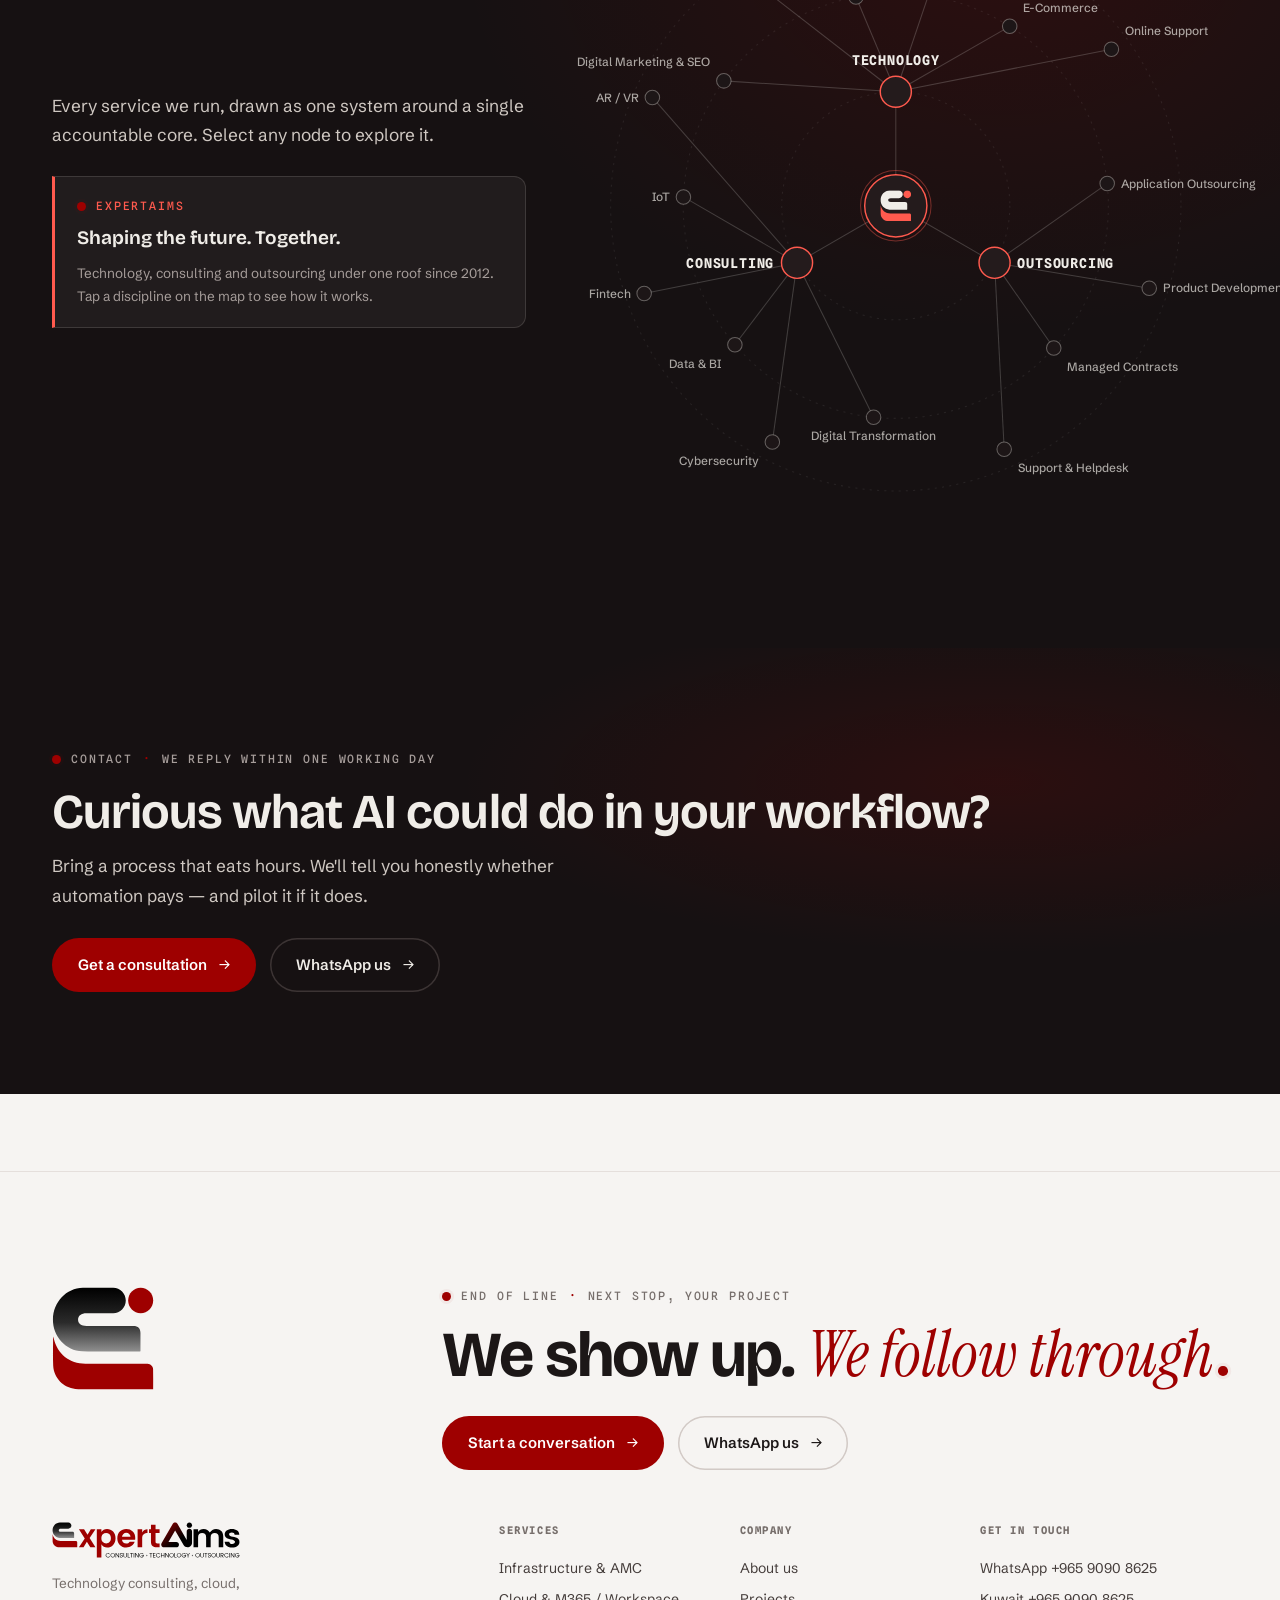
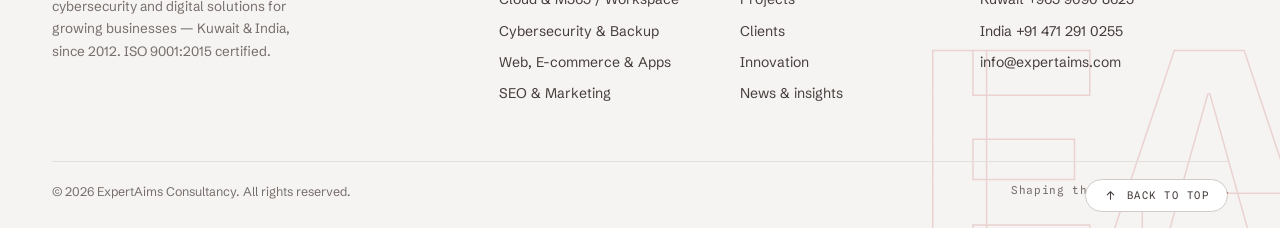
<file: innovation.html>
<!DOCTYPE html>
<html lang="en">
<head>
<meta charset="UTF-8">
<meta name="viewport" content="width=device-width, initial-scale=1.0">
<title>Innovation — ExpertAims | Capability Atlas</title>
<meta name="description" content="Where ExpertAims is heading: practical AI and ML, IoT, AR/VR and fintech capability — mapped as one system in the interactive Capability Atlas.">
<meta name="author" content="ExpertAims Consultancy">
<meta name="theme-color" content="#F6F4F2">
<meta name="theme-color" media="(prefers-color-scheme: dark)" content="#141011">
<meta property="og:type" content="website">
<meta property="og:site_name" content="ExpertAims Consultancy">
<meta property="og:title" content="Innovation — ExpertAims | Capability Atlas">
<meta property="og:description" content="Where ExpertAims is heading: practical AI and ML, IoT, AR/VR and fintech capability — mapped as one system in the interactive Capability Atlas.">
<meta property="og:image" content="https://www.expertaims.com/assets/brand/og-image.png">
<meta name="twitter:card" content="summary_large_image">
<link rel="icon" type="image/svg+xml" href="assets/brand/logo-e.svg">
<link rel="icon" type="image/png" sizes="32x32" href="assets/brand/favicon-32.png">
<link rel="apple-touch-icon" sizes="180x180" href="assets/brand/apple-touch-icon.png">
<script>(function(){try{var t=localStorage.getItem('ea-theme');if(t==='dark'||t==='light')document.documentElement.setAttribute('data-theme',t);}catch(e){}})();</script>
<link rel="preconnect" href="https://fonts.googleapis.com">
<link rel="preconnect" href="https://fonts.gstatic.com" crossorigin>
<link href="https://fonts.googleapis.com/css2?family=Bricolage+Grotesque:opsz,wght@12..96,500;12..96,600;12..96,650;12..96,700;12..96,800&family=Instrument+Serif:ital@1&family=Schibsted+Grotesk:wght@400;500;600;700&family=Spline+Sans+Mono:wght@400;500&display=swap" rel="stylesheet">
<link rel="stylesheet" href="assets/site.css">
</head>
<body>
<a class="skip" href="#main">Skip to content</a>
<header class="hd">
  <div class="hd-in">
    <a class="hd-logo" href="index.html" aria-label="ExpertAims home"><span class="lg-s"><img class="logo-l" src="assets/brand/logo-e.svg" alt="ExpertAims" width="1114" height="1115"><img class="logo-d" src="assets/brand/logo-e-dark.svg" alt="ExpertAims" width="1114" height="1115"></span><span class="lg-f"><img class="logo-l" src="assets/brand/logo-full.svg" alt="ExpertAims — Consulting · Technology · Outsourcing" width="718" height="137"><img class="logo-d" src="assets/brand/logo-full-dark.svg" alt="ExpertAims — Consulting · Technology · Outsourcing" width="718" height="137"></span></a>
    <nav class="hd-nav" aria-label="Primary">
      <div class="hd-item"><a class="hd-lnk" href="index.html">Home</a></div>
      <div class="hd-item">
        <button class="hd-lnk" type="button" aria-expanded="false">Services <span class="car"></span></button>
        <div class="mega" role="menu">
          <a class="mg" href="services.html#s1"><span class="mono">01 · Run</span><b>IT Infrastructure &amp; AMC</b><span>Networks, servers and maintenance contracts that keep you running.</span></a>
          <a class="mg" href="services.html#s2"><span class="mono">02 · Move</span><b>Cloud, M365 &amp; Workspace</b><span>Business email, files and licences that match reality.</span></a>
          <a class="mg" href="services.html#s3"><span class="mono">03 · Protect</span><b>Cybersecurity &amp; Backup</b><span>Sensible protection and backups that are actually tested.</span></a>
          <a class="mg" href="services.html#s4"><span class="mono">04 · Build</span><b>Websites, E-commerce &amp; Apps</b><span>Fast sites, stores and custom software — you own the code.</span></a>
          <a class="mg" href="services.html#s5"><span class="mono">05 · Grow</span><b>SEO, Branding &amp; Marketing</b><span>Being found, looking credible, measured by leads.</span></a>
          <a class="mg" href="services.html#s6"><span class="mono">06 · Enable</span><b>Training &amp; Workshops</b><span>Your team, upskilled on the systems they use daily.</span></a>
          <a class="mg" href="services.html#s7"><span class="mono">07 · Transform</span><b>Digital Transformation</b><span>Workflows digitised, systems integrated, AI put to work.</span></a>
        </div>
      </div>
      <div class="hd-item"><a class="hd-lnk" href="projects.html">Projects</a></div>
      <div class="hd-item">
        <button class="hd-lnk on" type="button" aria-expanded="false">Company <span class="car"></span></button>
        <div class="mega slim" role="menu">
          <a class="mg" href="about.html"><span class="mono">Since 2012</span><b>About us</b><span>Since 2012 — vision, mission, and how we work.</span></a>
          <a class="mg" href="clients.html"><span class="mono">In their words</span><b>Clients &amp; industries</b><span>Who we serve, in their words.</span></a>
          <a class="mg" href="innovation.html"><span class="mono">The atlas</span><b>Innovation</b><span>The capability atlas and what we're exploring.</span></a>
          <a class="mg" href="news.html"><span class="mono">Dispatches</span><b>News &amp; insights</b><span>Notes from the practice.</span></a>
        </div>
      </div>
      <div class="hd-item"><a class="hd-lnk" href="contact.html">Contact</a></div>
    </nav>
    <div class="hd-acts">
      <button class="thm" type="button" aria-label="Toggle light and dark theme">
        <svg class="i-moon" viewBox="0 0 24 24" fill="none" stroke="currentColor" stroke-width="1.8" stroke-linecap="round" stroke-linejoin="round" aria-hidden="true"><path d="M21 12.79A9 9 0 1 1 11.21 3 7 7 0 0 0 21 12.79z"/></svg>
        <svg class="i-sun" viewBox="0 0 24 24" fill="none" stroke="currentColor" stroke-width="1.8" stroke-linecap="round" stroke-linejoin="round" aria-hidden="true"><circle cx="12" cy="12" r="4"/><path d="M12 2v2M12 20v2M4.9 4.9l1.4 1.4M17.7 17.7l1.4 1.4M2 12h2M20 12h2M4.9 19.1l1.4-1.4M17.7 6.3l1.4-1.4"/></svg>
      </button>
      <a class="btn btn-acc" href="contact.html">Get a consultation</a>
      <button class="mbt" id="mbt" type="button" aria-label="Open menu" aria-expanded="false" aria-controls="msh"><span></span><span></span><span></span></button>
    </div>
  </div>
</header>
<div class="msh" id="msh" aria-label="Mobile navigation">
  <a href="index.html">Home</a>
  <details><summary>Services</summary>
    <a href="services.html#s1">IT Infrastructure &amp; AMC</a>
    <a href="services.html#s2">Cloud, M365 &amp; Workspace</a>
    <a href="services.html#s3">Cybersecurity &amp; Backup</a>
    <a href="services.html#s4">Websites, E-commerce &amp; Apps</a>
    <a href="services.html#s5">SEO, Branding &amp; Marketing</a>
    <a href="services.html#s6">Training &amp; Workshops</a><a href="services.html#s7">Digital Transformation</a>
  </details>
  <a href="projects.html">Projects</a>
  <details><summary>Company</summary>
    <a href="about.html">About us</a>
    <a href="clients.html">Clients &amp; industries</a>
    <a href="innovation.html">Innovation</a>
    <a href="news.html">News &amp; insights</a>
  </details>
  <a href="contact.html">Contact</a>
  <a class="mcta" href="contact.html">Get a consultation →</a>
</div>
<main id="main">
<div class="ph ph-band"><span class="ph-bg" aria-hidden="true"><img class="logo-l" src="assets/img/hero-ai.webp" alt="" fetchpriority="high" width="1600" height="1100"><img class="logo-d" src="assets/img/hero-ai-l.webp" alt="" width="1600" height="1100"></span>
  <span class="ph-ghost" aria-hidden="true">IN</span>
  <div class="wrap">
    <p class="ph-crumb rv"><a href="index.html">Home</a> <i>/</i> Company <i>/</i> Innovation</p>
    <h1 class="d1 rv">New capability, <em>old discipline</em><span class='aim' aria-hidden='true'></span></h1>
    <p class="lede rv">We adopt technology the way we deliver it: business case first, pilot second, rollout only when the numbers hold. Here's the frontier we're working on — and the interactive map of everything it connects to.</p>
    <div class="ph-meta rv"><span><b>AI &amp; ML</b> in production workflows</span><span><b>IoT · AR/VR · Fintech</b> practices</span></div>
  </div>
</div>

<section class="sec">
  <div class="wrap">
    <div class="sec-hd stn-anchor">
      <div><p class="stn rv">Station 01 <i>·</i> Frontier practices</p>
      <h2 class="d2 rv">What we're <em>exploring</em> — with clients, in production<span class="aim" aria-hidden="true"></span></h2></div>
    </div>
    <div class="nw rv" style="grid-template-columns:1fr 1fr">
      <div class="nc" style="cursor:default"><span class="tag">AI &amp; ML</span><h3>Practical AI in business workflows</h3><p>AI-driven marketing analytics, chatbots and document automation that earn their keep — measured against the process they replace, not the demo they make.</p></div>
      <div class="nc" style="cursor:default"><span class="tag">IoT</span><h3>Connected operations</h3><p>Sensor and device integration for manufacturing, healthcare and smart facilities — where a reading you trust beats a dashboard you don't.</p></div>
      <div class="nc" style="cursor:default"><span class="tag">AR / VR</span><h3>Immersive experiences</h3><p>Product viewers and training environments for education, healthcare and enterprise — deployed where immersion changes the outcome, not for novelty.</p></div>
      <div class="nc" style="cursor:default"><span class="tag">Fintech</span><h3>Financial technology</h3><p>Mobile banking experiences, digital wallets and blockchain-based services — built to be trusted, audited and maintained.</p></div>
    </div>
  </div>
</section>
<section class="sec band" id="atlasSec">
  <div class="wrap" style="position:relative">
    <div class="sec-hd stn-anchor">
      <div><p class="stn rv" style="color:#A69D9A">Station 02 <i>·</i> Capability Atlas</p>
      <h2 class="d2 rv">Sixteen disciplines. <em>One map</em><span class="aim" aria-hidden="true" style="background:#FF5A4E"></span></h2></div>
    </div>
    <div style="display:grid;grid-template-columns:minmax(0,5fr) minmax(0,7fr);gap:clamp(22px,3vw,48px);align-items:center" class="atlas-grid">
      <div class="rv">
        <p class="lede" style="color:#CFC8C2">Every service we run, drawn as one system around a single accountable core. Select any node to explore it.</p>
        <div id="atlasDetail" style="margin-top:26px;background:rgba(240,237,232,.05);border:1px solid rgba(240,237,232,.14);border-left:3px solid #FF5A4E;border-radius:0 12px 12px 0;padding:20px 22px;min-height:150px" aria-live="polite">
          <p class="stn" style="color:#FF5A4E" id="adCat">ExpertAims</p>
          <h3 style="font-family:var(--disp);font-size:19px;font-weight:650;color:#F0EDE8;margin:8px 0 8px" id="adTitle">Shaping the future. Together.</h3>
          <p style="font-size:13.5px;line-height:1.7;color:#A69D9A" id="adBody">Technology, consulting and outsourcing under one roof since 2012. Tap a discipline on the map to see how it works.</p>
        </div>
      </div>
      <div class="rv"><svg id="atlasSvg" viewBox="0 0 640 640" role="group" aria-label="Interactive map of ExpertAims capabilities" style="width:100%;height:auto;overflow:visible"></svg></div>
    </div>
  </div>
</section>
<section class="sec band">
  <div class="wrap" style="position:relative">
    <p class="stn rv" style="color:#A69D9A">Contact <i>·</i> we reply within one working day</p>
    <h2 class="d2 rv" style="margin:18px 0 14px">Curious what AI could do in your workflow?</h2>
    <p class="lede rv" style="max-width:52ch">Bring a process that eats hours. We'll tell you honestly whether automation pays — and pilot it if it does.</p>
    <div class="rv" style="margin-top:28px;display:flex;gap:14px;flex-wrap:wrap">
      <a class="btn btn-acc" href="contact.html">Get a consultation</a>
      <a class="btn btn-ln" style="color:#F0EDE8;box-shadow:inset 0 0 0 1.5px #3C3434" href="https://wa.me/96590908625" target="_blank" rel="noopener">WhatsApp us</a>
    </div>
  </div>
</section>
</main>
<footer class="ft">
  <span class="ft-ghost" aria-hidden="true">EA</span>
  <div class="ft-line">
    <div class="ft-tag">
      <span class="ft-mark" aria-hidden="true"><img class="logo-l" src="assets/brand/logo-e.svg" alt=""><img class="logo-d" src="assets/brand/logo-e-dark.svg" alt=""><span class="lg-ping"></span></span>
      <div>
      <p class="stn rv">End of line <i>·</i> Next stop, your project</p>
      <h2 class="d1 rv" style="margin-top:18px">We show up. <em>We follow through</em><span class="aim" aria-hidden="true"></span></h2>
      <div class="rv" style="margin-top:30px;display:flex;gap:14px;flex-wrap:wrap">
        <a class="btn btn-acc" href="contact.html">Start a conversation</a>
        <a class="btn btn-ln" href="https://wa.me/96590908625" target="_blank" rel="noopener">WhatsApp us</a>
      </div>
    </div>
      </div>
    <div class="ft-grid">
      <div><img class="logo-l" src="assets/brand/logo-full.svg" alt="ExpertAims — Consulting · Technology · Outsourcing" width="718" height="137" style="height:36px;width:auto"><img class="logo-d" src="assets/brand/logo-full-dark.svg" alt="ExpertAims — Consulting · Technology · Outsourcing" width="718" height="137" style="height:36px;width:auto"><p class="fp">Technology consulting, cloud, cybersecurity and digital solutions for growing businesses — Kuwait &amp; India, since 2012. ISO 9001:2015 certified.</p></div>
      <div class="ft-col"><h4>Services</h4>
        <a href="services.html#s1">Infrastructure &amp; AMC</a>
        <a href="services.html#s2">Cloud &amp; M365 / Workspace</a>
        <a href="services.html#s3">Cybersecurity &amp; Backup</a>
        <a href="services.html#s4">Web, E-commerce &amp; Apps</a>
        <a href="services.html#s5">SEO &amp; Marketing</a>
      </div>
      <div class="ft-col"><h4>Company</h4>
        <a href="about.html">About us</a>
        <a href="projects.html">Projects</a>
        <a href="clients.html">Clients</a>
        <a href="innovation.html">Innovation</a>
        <a href="news.html">News &amp; insights</a>
      </div>
      <div class="ft-col"><h4>Get in touch</h4>
        <a href="https://wa.me/96590908625" target="_blank" rel="noopener">WhatsApp +965 9090 8625</a>
        <a href="tel:+96590908625">Kuwait +965 9090 8625</a>
        <a href="tel:+914712910255">India +91 471 291 0255</a>
        <a href="mailto:info@expertaims.com">info@expertaims.com</a>
      </div>
    </div>
    <div class="ft-bar"><button class="ft-top" type="button" data-top><svg viewBox="0 0 24 24" aria-hidden="true"><path d="M12 19V5m0 0-6 6m6-6 6 6"/></svg>Back to top</button>
      <span>© <span class="yr">2026</span> ExpertAims Consultancy. All rights reserved.</span>
      <span class="mono">Shaping the future. Together<span class="aim" aria-hidden="true"></span></span>
    </div>
  </div>
</footer>
<a class="wa" href="https://wa.me/96590908625" target="_blank" rel="noopener" aria-label="Chat with ExpertAims on WhatsApp"><svg viewBox="0 0 24 24" fill="currentColor" aria-hidden="true"><path d="M12 2a10 10 0 0 0-8.6 15.1L2 22l5.1-1.3A10 10 0 1 0 12 2zm0 18.2c-1.6 0-3.1-.4-4.4-1.2l-.3-.2-3 .8.8-2.9-.2-.3A8.2 8.2 0 1 1 12 20.2zm4.6-6.1c-.3-.1-1.5-.8-1.8-.9-.2-.1-.4-.1-.6.1-.2.3-.7.9-.8 1-.2.2-.3.2-.6.1a6.7 6.7 0 0 1-3.3-2.9c-.3-.4 0-.6.1-.8l.4-.5c.1-.2.2-.3.3-.5v-.5c0-.1-.6-1.4-.8-1.9-.2-.5-.4-.4-.6-.4h-.5c-.2 0-.5.1-.7.3-.2.3-.9.9-.9 2.2s.9 2.6 1.1 2.7c.1.2 1.9 3 4.7 4.2.7.3 1.2.5 1.6.6.7.2 1.3.2 1.8.1.6-.1 1.5-.6 1.7-1.2.2-.6.2-1.1.2-1.2-.1-.1-.2-.2-.5-.3z"/></svg></a>
<script src="assets/site.js" defer></script>

<style>
@media (max-width:920px){.atlas-grid{grid-template-columns:1fr !important}}
#atlasSvg .a-line{stroke:rgba(240,237,232,.2);stroke-width:1}
#atlasSvg .a-line.hot{stroke:#FF5A4E;stroke-width:1.5}
#atlasSvg .a-ring{fill:none;stroke:rgba(240,237,232,.08);stroke-dasharray:2 5}
#atlasSvg .hub circle{fill:#241B1C;stroke:#FF5A4E;stroke-width:1.4}
#atlasSvg .hub text{fill:#F0EDE8;font-weight:700;font-size:13px;letter-spacing:.06em;text-transform:uppercase;font-family:var(--mono)}
#atlasSvg .nd{cursor:pointer}
#atlasSvg .nd circle.v{fill:#1D1617;stroke:rgba(240,237,232,.35);stroke-width:1;transition:stroke .2s,fill .2s}
#atlasSvg .nd text{fill:rgba(240,237,232,.68);font-size:11.5px;font-weight:500;font-family:var(--body);transition:fill .2s}
#atlasSvg .nd:hover circle.v,#atlasSvg .nd.on circle.v{fill:#38100E;stroke:#FF5A4E}
#atlasSvg .nd:hover text,#atlasSvg .nd.on text{fill:#fff}
#atlasSvg .pulse{fill:none;stroke:rgba(255,90,78,.4);animation:apulse 3s ease-out infinite}
@keyframes apulse{0%{opacity:.8}100%{opacity:0}}
@media (prefers-reduced-motion:reduce){#atlasSvg .pulse{animation:none;opacity:0}}
</style>
<script>
document.addEventListener('DOMContentLoaded',function(){
  var svg=document.getElementById('atlasSvg');if(!svg)return;
  var NS='http://www.w3.org/2000/svg',CX=320,CY=320;
  var DATA=[
    {cat:'Technology',angle:-90,items:[
      {t:'Digital Marketing & SEO',d:'AI-driven analytics, chatbots and personalised experiences that earn their keep.'},
      {t:'E-learning & Training',d:'Platforms, virtual classrooms and certification programmes for professionals.'},
      {t:'Cloud, AI & ML',d:'Tailored cloud with practical AI on top — chosen for your business, implemented seamlessly.'},
      {t:'Web & Mobile',d:'Custom, responsive builds handled end to end, from first sketch to launch day.'},
      {t:'E-Commerce',d:'Complete storefront, payments and fulfilment — profitability as the metric.'},
      {t:'Online Support',d:'Remote maintenance over the Internet — requests processed live, immediately.'}]},
    {cat:'Consulting',angle:150,items:[
      {t:'Digital Transformation',d:'Technology adoption, process optimisation and change management in the right order.'},
      {t:'Cybersecurity',d:'Innovative protection and advisory that hold up as threats multiply.'},
      {t:'Data & BI',d:'Analytics that turn your data into decisions you can defend.'},
      {t:'Fintech',d:'Banking apps, wallets and blockchain services built to be trusted.'},
      {t:'IoT',d:'Connected devices for manufacturing, healthcare and smart cities.'},
      {t:'AR / VR',d:'Immersive experiences deployed where immersion changes the outcome.'}]},
    {cat:'Outsourcing',angle:30,items:[
      {t:'Application Outsourcing',d:'Teams that plug into your workflow — not the reverse.'},
      {t:'Product Development',d:'Extended capacity with full product ownership through QA and release.'},
      {t:'Managed Contracts',d:'Agreements, SLAs and vendor relationships — handled end to end.'},
      {t:'Support & Helpdesk',d:'Tiered cover across our offices from teams that know your setup.'}]}
  ];
  function el(n,a,p){var e=document.createElementNS(NS,n);for(var k in a)e.setAttribute(k,a[k]);if(p)p.appendChild(e);return e;}
  function pol(a,r){var x=a*Math.PI/180;return [CX+r*Math.cos(x),CY+r*Math.sin(x)];}
  [110,205,275].forEach(function(r){el('circle',{cx:CX,cy:CY,r:r,'class':'a-ring'},svg);});
  var lines=el('g',{},svg),nodes=el('g',{},svg);
  var all=[],alll=[];
  var det={c:document.getElementById('adCat'),t:document.getElementById('adTitle'),b:document.getElementById('adBody')};
  function sel(g,l,cat,it){all.forEach(function(n){n.classList.remove('on');});alll.forEach(function(x){x.classList.remove('hot');});g.classList.add('on');l.classList.add('hot');det.c.textContent=cat;det.t.textContent=it.t;det.b.textContent=it.d;}
  DATA.forEach(function(br){
    var hp=pol(br.angle,110);
    el('line',{x1:CX,y1:CY,x2:hp[0],y2:hp[1],'class':'a-line'},lines);
    var n=br.items.length,spread=n>4?108:72;
    br.items.forEach(function(it,i){
      var a=br.angle-spread/2+(n===1?spread/2:spread*i/(n-1));
      var r=205+(i%2)*52,p2=pol(a,r);
      var ln=el('line',{x1:hp[0],y1:hp[1],x2:p2[0],y2:p2[1],'class':'a-line'},lines);
      var g=el('g',{'class':'nd',tabindex:'0',role:'button','aria-label':br.cat+': '+it.t},nodes);
      el('circle',{cx:p2[0],cy:p2[1],r:20,fill:'transparent',stroke:'none'},g);
      el('circle',{cx:p2[0],cy:p2[1],r:7,'class':'v'},g);
      var c=Math.cos(a*Math.PI/180),sn=Math.sin(a*Math.PI/180);
      var anc=c>0.35?'start':(c<-0.35?'end':'middle');
      var dy=sn>0.5?22:(sn<-0.5?-14:4),dx=anc==='start'?13:(anc==='end'?-13:0);
      el('text',{x:p2[0]+dx,y:p2[1]+dy,'text-anchor':anc},g).textContent=it.t;
      function act(){sel(g,ln,br.cat,it);}
      g.addEventListener('click',act);
      g.addEventListener('keydown',function(ev){if(ev.key==='Enter'||ev.key===' '){ev.preventDefault();act();}});
      all.push(g);alll.push(ln);
    });
    var hub=el('g',{'class':'hub'},nodes);
    el('circle',{cx:hp[0],cy:hp[1],r:15},hub);
    var hc=Math.cos(br.angle*Math.PI/180);
    var ha=hc>0.35?'start':(hc<-0.35?'end':'middle');
    var hdy=Math.sin(br.angle*Math.PI/180)>0.5?36:-26;
    el('text',{x:hp[0]+(ha==='start'?22:ha==='end'?-22:0),y:hp[1]+(ha==='middle'?hdy:5),'text-anchor':ha},hub).textContent=br.cat;
  });
  el('circle',{cx:CX,cy:CY,r:34,'class':'pulse'},svg);
  el('circle',{cx:CX,cy:CY,r:30,fill:'#241B1C',stroke:'#FF5A4E','stroke-width':'1.4'},svg);
  el('image',{href:'assets/brand/logo-e-dark.svg',x:CX-15,y:CY-15,width:30,height:30},svg);
});
</script>
</body>
</html>
</file>
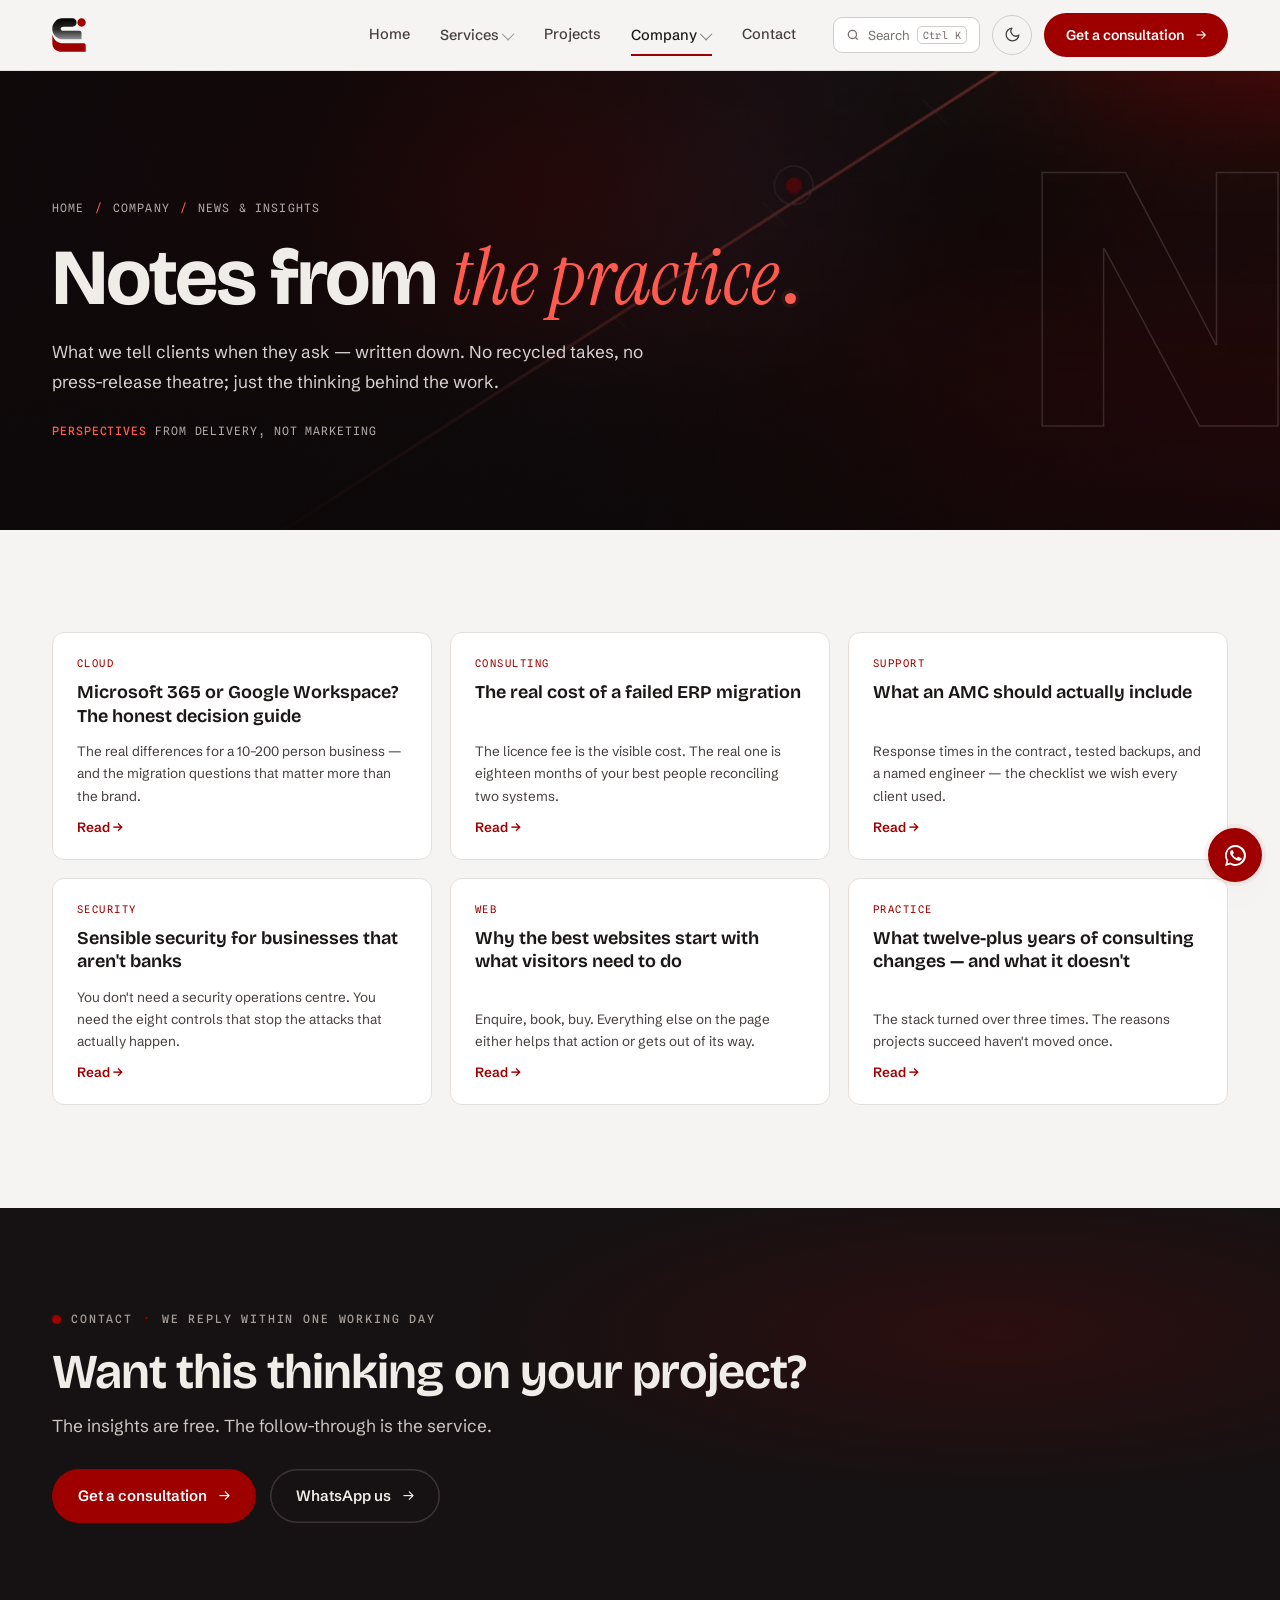
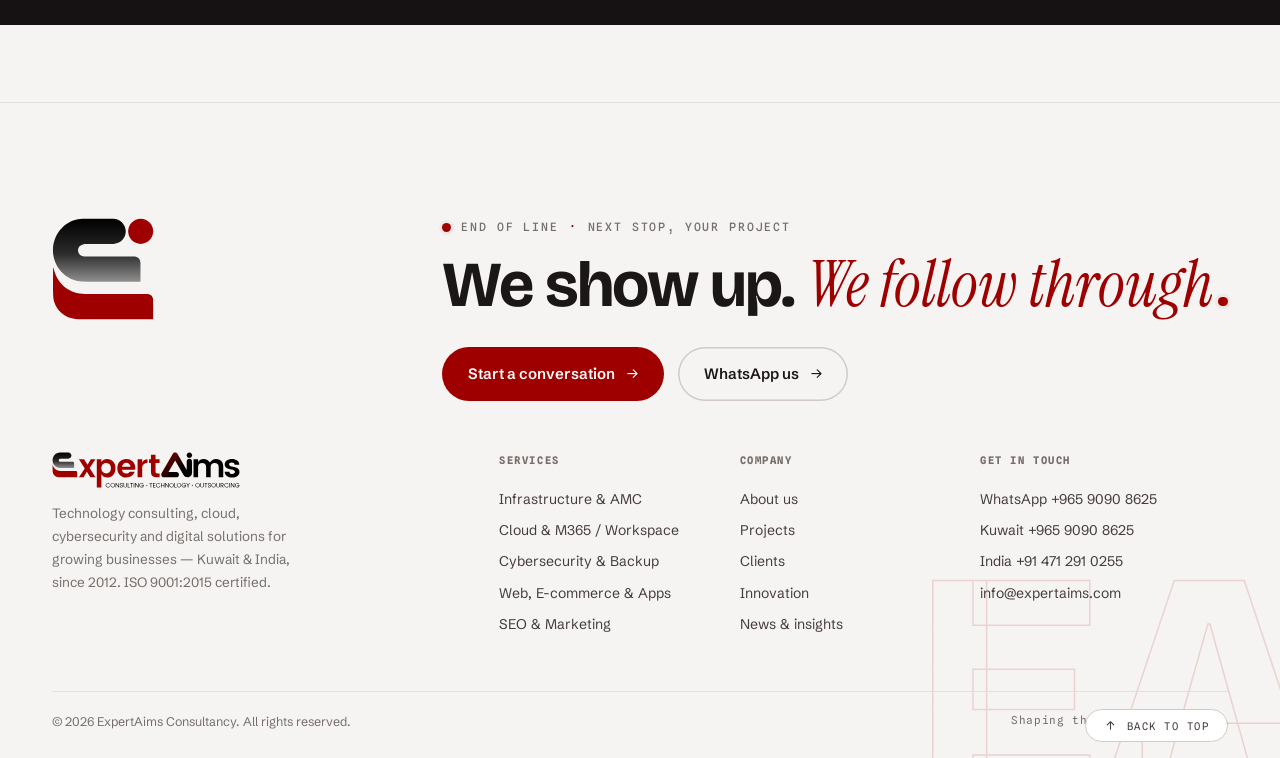
<file: news.html>
<!DOCTYPE html>
<html lang="en">
<head>
<meta charset="UTF-8">
<meta name="viewport" content="width=device-width, initial-scale=1.0">
<title>News & Insights — ExpertAims</title>
<meta name="description" content="Notes from the ExpertAims practice: cloud decisions, ERP migrations, AMC checklists, security realities and what twelve-plus years of IT consulting teaches.">
<meta name="author" content="ExpertAims Consultancy">
<meta name="theme-color" content="#F6F4F2">
<meta name="theme-color" media="(prefers-color-scheme: dark)" content="#141011">
<meta property="og:type" content="website">
<meta property="og:site_name" content="ExpertAims Consultancy">
<meta property="og:title" content="News & Insights — ExpertAims">
<meta property="og:description" content="Notes from the ExpertAims practice: cloud decisions, ERP migrations, AMC checklists, security realities and what twelve-plus years of IT consulting teaches.">
<meta property="og:image" content="https://www.expertaims.com/assets/brand/og-image.png">
<meta name="twitter:card" content="summary_large_image">
<link rel="icon" type="image/svg+xml" href="assets/brand/logo-e.svg">
<link rel="icon" type="image/png" sizes="32x32" href="assets/brand/favicon-32.png">
<link rel="apple-touch-icon" sizes="180x180" href="assets/brand/apple-touch-icon.png">
<script>(function(){try{var t=localStorage.getItem('ea-theme');if(t==='dark'||t==='light')document.documentElement.setAttribute('data-theme',t);}catch(e){}})();</script>
<link rel="preconnect" href="https://fonts.googleapis.com">
<link rel="preconnect" href="https://fonts.gstatic.com" crossorigin>
<link href="https://fonts.googleapis.com/css2?family=Bricolage+Grotesque:opsz,wght@12..96,500;12..96,600;12..96,650;12..96,700;12..96,800&family=Instrument+Serif:ital@1&family=Schibsted+Grotesk:wght@400;500;600;700&family=Spline+Sans+Mono:wght@400;500&display=swap" rel="stylesheet">
<link rel="stylesheet" href="assets/site.css">
</head>
<body>
<a class="skip" href="#main">Skip to content</a>
<header class="hd">
  <div class="hd-in">
    <a class="hd-logo" href="index.html" aria-label="ExpertAims home"><span class="lg-s"><img class="logo-l" src="assets/brand/logo-e.svg" alt="ExpertAims" width="1114" height="1115"><img class="logo-d" src="assets/brand/logo-e-dark.svg" alt="ExpertAims" width="1114" height="1115"></span><span class="lg-f"><img class="logo-l" src="assets/brand/logo-full.svg" alt="ExpertAims — Consulting · Technology · Outsourcing" width="718" height="137"><img class="logo-d" src="assets/brand/logo-full-dark.svg" alt="ExpertAims — Consulting · Technology · Outsourcing" width="718" height="137"></span></a>
    <nav class="hd-nav" aria-label="Primary">
      <div class="hd-item"><a class="hd-lnk" href="index.html">Home</a></div>
      <div class="hd-item">
        <button class="hd-lnk" type="button" aria-expanded="false">Services <span class="car"></span></button>
        <div class="mega" role="menu">
          <a class="mg" href="services.html#s1"><span class="mono">01 · Run</span><b>IT Infrastructure &amp; AMC</b><span>Networks, servers and maintenance contracts that keep you running.</span></a>
          <a class="mg" href="services.html#s2"><span class="mono">02 · Move</span><b>Cloud, M365 &amp; Workspace</b><span>Business email, files and licences that match reality.</span></a>
          <a class="mg" href="services.html#s3"><span class="mono">03 · Protect</span><b>Cybersecurity &amp; Backup</b><span>Sensible protection and backups that are actually tested.</span></a>
          <a class="mg" href="services.html#s4"><span class="mono">04 · Build</span><b>Websites, E-commerce &amp; Apps</b><span>Fast sites, stores and custom software — you own the code.</span></a>
          <a class="mg" href="services.html#s5"><span class="mono">05 · Grow</span><b>SEO, Branding &amp; Marketing</b><span>Being found, looking credible, measured by leads.</span></a>
          <a class="mg" href="services.html#s6"><span class="mono">06 · Enable</span><b>Training &amp; Workshops</b><span>Your team, upskilled on the systems they use daily.</span></a>
          <a class="mg" href="services.html#s7"><span class="mono">07 · Transform</span><b>Digital Transformation</b><span>Workflows digitised, systems integrated, AI put to work.</span></a>
        </div>
      </div>
      <div class="hd-item"><a class="hd-lnk" href="projects.html">Projects</a></div>
      <div class="hd-item">
        <button class="hd-lnk on" type="button" aria-expanded="false">Company <span class="car"></span></button>
        <div class="mega slim" role="menu">
          <a class="mg" href="about.html"><span class="mono">Since 2012</span><b>About us</b><span>Since 2012 — vision, mission, and how we work.</span></a>
          <a class="mg" href="clients.html"><span class="mono">In their words</span><b>Clients &amp; industries</b><span>Who we serve, in their words.</span></a>
          <a class="mg" href="innovation.html"><span class="mono">The atlas</span><b>Innovation</b><span>The capability atlas and what we're exploring.</span></a>
          <a class="mg" href="news.html"><span class="mono">Dispatches</span><b>News &amp; insights</b><span>Notes from the practice.</span></a>
        </div>
      </div>
      <div class="hd-item"><a class="hd-lnk" href="contact.html">Contact</a></div>
    </nav>
    <div class="hd-acts">
      <button class="thm" type="button" aria-label="Toggle light and dark theme">
        <svg class="i-moon" viewBox="0 0 24 24" fill="none" stroke="currentColor" stroke-width="1.8" stroke-linecap="round" stroke-linejoin="round" aria-hidden="true"><path d="M21 12.79A9 9 0 1 1 11.21 3 7 7 0 0 0 21 12.79z"/></svg>
        <svg class="i-sun" viewBox="0 0 24 24" fill="none" stroke="currentColor" stroke-width="1.8" stroke-linecap="round" stroke-linejoin="round" aria-hidden="true"><circle cx="12" cy="12" r="4"/><path d="M12 2v2M12 20v2M4.9 4.9l1.4 1.4M17.7 17.7l1.4 1.4M2 12h2M20 12h2M4.9 19.1l1.4-1.4M17.7 6.3l1.4-1.4"/></svg>
      </button>
      <a class="btn btn-acc" href="contact.html">Get a consultation</a>
      <button class="mbt" id="mbt" type="button" aria-label="Open menu" aria-expanded="false" aria-controls="msh"><span></span><span></span><span></span></button>
    </div>
  </div>
</header>
<div class="msh" id="msh" aria-label="Mobile navigation">
  <a href="index.html">Home</a>
  <details><summary>Services</summary>
    <a href="services.html#s1">IT Infrastructure &amp; AMC</a>
    <a href="services.html#s2">Cloud, M365 &amp; Workspace</a>
    <a href="services.html#s3">Cybersecurity &amp; Backup</a>
    <a href="services.html#s4">Websites, E-commerce &amp; Apps</a>
    <a href="services.html#s5">SEO, Branding &amp; Marketing</a>
    <a href="services.html#s6">Training &amp; Workshops</a><a href="services.html#s7">Digital Transformation</a>
  </details>
  <a href="projects.html">Projects</a>
  <details><summary>Company</summary>
    <a href="about.html">About us</a>
    <a href="clients.html">Clients &amp; industries</a>
    <a href="innovation.html">Innovation</a>
    <a href="news.html">News &amp; insights</a>
  </details>
  <a href="contact.html">Contact</a>
  <a class="mcta" href="contact.html">Get a consultation →</a>
</div>
<main id="main">
<div class="ph ph-band"><span class="ph-bg" aria-hidden="true"><img class="logo-l" src="assets/img/case-artech.webp" alt="" fetchpriority="high" width="1600" height="1100"><img class="logo-d" src="assets/img/case-artech-l.webp" alt="" width="1600" height="1100"></span>
  <span class="ph-ghost" aria-hidden="true">N</span>
  <div class="wrap">
    <p class="ph-crumb rv"><a href="index.html">Home</a> <i>/</i> Company <i>/</i> News &amp; insights</p>
    <h1 class="d1 rv">Notes from <em>the practice</em><span class='aim' aria-hidden='true'></span></h1>
    <p class="lede rv">What we tell clients when they ask — written down. No recycled takes, no press-release theatre; just the thinking behind the work.</p>
    <div class="ph-meta rv"><span><b>Perspectives</b> from delivery, not marketing</span></div>
  </div>
</div>

<section class="sec">
  <div class="wrap">
    <div class="nw" id="newsGrid">
<button class="nc rv" data-article type="button"><span class="tag">Cloud</span><h3>Microsoft 365 or Google Workspace? The honest decision guide</h3><p>The real differences for a 10–200 person business — and the migration questions that matter more than the brand.</p><span class="go">Read →</span><template><p>For most growing businesses the honest answer is: both are excellent, and the wrong choice costs less than a bad migration of the right one. The real decision factors are what your team already knows, what your key applications integrate with, and which licence tier matches how people actually work.</p><p>Microsoft 365 tends to win where desktop Excel and Teams calling are daily tools, and where you need device management bundled in. Workspace tends to win for browser-first teams that live in shared docs and want simpler administration.</p><p><b>What matters more than the brand:</b> a migration plan that lands on a weekend, licence counts audited against real headcount, and multi-factor authentication switched on from day one. We run both platforms for clients and will recommend against our own preference when your context says so.</p></template></button><button class="nc rv" data-article type="button"><span class="tag">Consulting</span><h3>The real cost of a failed ERP migration</h3><p>The licence fee is the visible cost. The real one is eighteen months of your best people reconciling two systems.</p><span class="go">Read →</span><template><p>The visible cost of a failed migration is the licence and implementation fee. The real cost is your best people reconciling two systems by hand while the business waits, plus decisions delayed because nobody trusts the numbers in either system.</p><p>Failures rarely come from the software. They come from unmodelled processes — the workaround the warehouse team never documented, the discount logic living in one veteran's spreadsheet. Migrations fail in discovery, months before anyone notices.</p><p><b>What works:</b> map the processes first and put a pro-forma economic model behind every phase, so each stage justifies itself with numbers before the next begins. If the model doesn't work on paper, it won't work in production.</p></template></button><button class="nc rv" data-article type="button"><span class="tag">Support</span><h3>What an AMC should actually include</h3><p>Response times in the contract, tested backups, and a named engineer — the checklist we wish every client used.</p><span class="go">Read →</span><template><p>An annual maintenance contract is only as good as its specifics. Before you sign one — with us or anyone — check for five things.</p><p><b>One:</b> response times written into the contract, per severity, with what happens when they're missed. <b>Two:</b> a named engineer who knows your setup, not a rotating queue. <b>Three:</b> backup restore tests on a schedule, with results reported. <b>Four:</b> an asset and licence register you can see. <b>Five:</b> exit terms that hand over documentation cleanly if you ever leave.</p><p>If a provider hesitates on any of the five, you've learned something valuable before it cost you anything.</p></template></button><button class="nc rv" data-article type="button"><span class="tag">Security</span><h3>Sensible security for businesses that aren't banks</h3><p>You don't need a security operations centre. You need the eight controls that stop the attacks that actually happen.</p><span class="go">Read →</span><template><p>Most successful attacks on growing businesses aren't sophisticated. They're a guessed password, a convincing invoice email, an unpatched machine, or a backup that turned out not to exist.</p><p>The controls that stop them are unglamorous: multi-factor authentication everywhere, patched systems, email filtering, least-privilege access, endpoint protection, tested backups, a little staff awareness training, and knowing who to call when something looks wrong.</p><p><b>Our approach:</b> we explain risk in business terms — what it costs, how likely, what it takes to fix — and never sell by fear. Security spending should follow the same logic as any other business decision.</p></template></button><button class="nc rv" data-article type="button"><span class="tag">Web</span><h3>Why the best websites start with what visitors need to do</h3><p>Enquire, book, buy. Everything else on the page either helps that action or gets out of its way.</p><span class="go">Read →</span><template><p>When a website underperforms, the diagnosis is usually the same: it was designed around what the company wanted to say, not what the visitor came to do.</p><p>Every effective site we've shipped — from a cardiac center to a property marketplace — started with one question: what does the visitor need to accomplish in under a minute? The design then clears the path to that action: fast loading, obvious next steps, forms that respect people's time.</p><p><b>The test:</b> hand your phone to someone outside the business and ask them to enquire. If it takes more than a minute or a single wrong turn, the redesign has already paid for itself.</p></template></button><button class="nc rv" data-article type="button"><span class="tag">Practice</span><h3>What twelve-plus years of consulting changes — and what it doesn't</h3><p>The stack turned over three times. The reasons projects succeed haven't moved once.</p><span class="go">Read →</span><template><p>Since 2012 the technology has turned over completely — on-premise to cloud, monoliths to services, and now AI in everything. What hasn't changed: projects still succeed or fail on whether someone took ownership, told the truth about timelines, and did the unglamorous parts right.</p><p>What still surprises us is how rarely honesty about a timeline loses a deal — and how often it wins the second project. Clients forgive honest bad news delivered early; they don't forgive optimistic silence.</p><p><b>The habit that built the firm:</b> respect first, responsibility second, ownership third — in that order. Twelve years in, it's still the whole playbook.</p></template></button>
    </div>
  </div>
</section>
<div class="amod" id="amod" role="dialog" aria-modal="true" aria-label="Article" hidden>
  <div class="amod-bk" data-close></div>
  <article class="amod-p">
    <button class="amod-x" type="button" aria-label="Close" data-close>×</button>
    <span class="tag"></span><h3></h3><div class="bd"></div>
    <a class="tx" href="contact.html" style="margin-top:6px">Talk to us about this</a>
  </article>
</div>
<section class="sec band">
  <div class="wrap" style="position:relative">
    <p class="stn rv" style="color:#A69D9A">Contact <i>·</i> we reply within one working day</p>
    <h2 class="d2 rv" style="margin:18px 0 14px">Want this thinking on your project?</h2>
    <p class="lede rv" style="max-width:52ch">The insights are free. The follow-through is the service.</p>
    <div class="rv" style="margin-top:28px;display:flex;gap:14px;flex-wrap:wrap">
      <a class="btn btn-acc" href="contact.html">Get a consultation</a>
      <a class="btn btn-ln" style="color:#F0EDE8;box-shadow:inset 0 0 0 1.5px #3C3434" href="https://wa.me/96590908625" target="_blank" rel="noopener">WhatsApp us</a>
    </div>
  </div>
</section>
</main>
<footer class="ft">
  <span class="ft-ghost" aria-hidden="true">EA</span>
  <div class="ft-line">
    <div class="ft-tag">
      <span class="ft-mark" aria-hidden="true"><img class="logo-l" src="assets/brand/logo-e.svg" alt=""><img class="logo-d" src="assets/brand/logo-e-dark.svg" alt=""><span class="lg-ping"></span></span>
      <div>
      <p class="stn rv">End of line <i>·</i> Next stop, your project</p>
      <h2 class="d1 rv" style="margin-top:18px">We show up. <em>We follow through</em><span class="aim" aria-hidden="true"></span></h2>
      <div class="rv" style="margin-top:30px;display:flex;gap:14px;flex-wrap:wrap">
        <a class="btn btn-acc" href="contact.html">Start a conversation</a>
        <a class="btn btn-ln" href="https://wa.me/96590908625" target="_blank" rel="noopener">WhatsApp us</a>
      </div>
    </div>
      </div>
    <div class="ft-grid">
      <div><img class="logo-l" src="assets/brand/logo-full.svg" alt="ExpertAims — Consulting · Technology · Outsourcing" width="718" height="137" style="height:36px;width:auto"><img class="logo-d" src="assets/brand/logo-full-dark.svg" alt="ExpertAims — Consulting · Technology · Outsourcing" width="718" height="137" style="height:36px;width:auto"><p class="fp">Technology consulting, cloud, cybersecurity and digital solutions for growing businesses — Kuwait &amp; India, since 2012. ISO 9001:2015 certified.</p></div>
      <div class="ft-col"><h4>Services</h4>
        <a href="services.html#s1">Infrastructure &amp; AMC</a>
        <a href="services.html#s2">Cloud &amp; M365 / Workspace</a>
        <a href="services.html#s3">Cybersecurity &amp; Backup</a>
        <a href="services.html#s4">Web, E-commerce &amp; Apps</a>
        <a href="services.html#s5">SEO &amp; Marketing</a>
      </div>
      <div class="ft-col"><h4>Company</h4>
        <a href="about.html">About us</a>
        <a href="projects.html">Projects</a>
        <a href="clients.html">Clients</a>
        <a href="innovation.html">Innovation</a>
        <a href="news.html">News &amp; insights</a>
      </div>
      <div class="ft-col"><h4>Get in touch</h4>
        <a href="https://wa.me/96590908625" target="_blank" rel="noopener">WhatsApp +965 9090 8625</a>
        <a href="tel:+96590908625">Kuwait +965 9090 8625</a>
        <a href="tel:+914712910255">India +91 471 291 0255</a>
        <a href="mailto:info@expertaims.com">info@expertaims.com</a>
      </div>
    </div>
    <div class="ft-bar"><button class="ft-top" type="button" data-top><svg viewBox="0 0 24 24" aria-hidden="true"><path d="M12 19V5m0 0-6 6m6-6 6 6"/></svg>Back to top</button>
      <span>© <span class="yr">2026</span> ExpertAims Consultancy. All rights reserved.</span>
      <span class="mono">Shaping the future. Together<span class="aim" aria-hidden="true"></span></span>
    </div>
  </div>
</footer>
<a class="wa" href="https://wa.me/96590908625" target="_blank" rel="noopener" aria-label="Chat with ExpertAims on WhatsApp"><svg viewBox="0 0 24 24" fill="currentColor" aria-hidden="true"><path d="M12 2a10 10 0 0 0-8.6 15.1L2 22l5.1-1.3A10 10 0 1 0 12 2zm0 18.2c-1.6 0-3.1-.4-4.4-1.2l-.3-.2-3 .8.8-2.9-.2-.3A8.2 8.2 0 1 1 12 20.2zm4.6-6.1c-.3-.1-1.5-.8-1.8-.9-.2-.1-.4-.1-.6.1-.2.3-.7.9-.8 1-.2.2-.3.2-.6.1a6.7 6.7 0 0 1-3.3-2.9c-.3-.4 0-.6.1-.8l.4-.5c.1-.2.2-.3.3-.5v-.5c0-.1-.6-1.4-.8-1.9-.2-.5-.4-.4-.6-.4h-.5c-.2 0-.5.1-.7.3-.2.3-.9.9-.9 2.2s.9 2.6 1.1 2.7c.1.2 1.9 3 4.7 4.2.7.3 1.2.5 1.6.6.7.2 1.3.2 1.8.1.6-.1 1.5-.6 1.7-1.2.2-.6.2-1.1.2-1.2-.1-.1-.2-.2-.5-.3z"/></svg></a>
<script src="assets/site.js" defer></script>
</body>
</html>
</file>
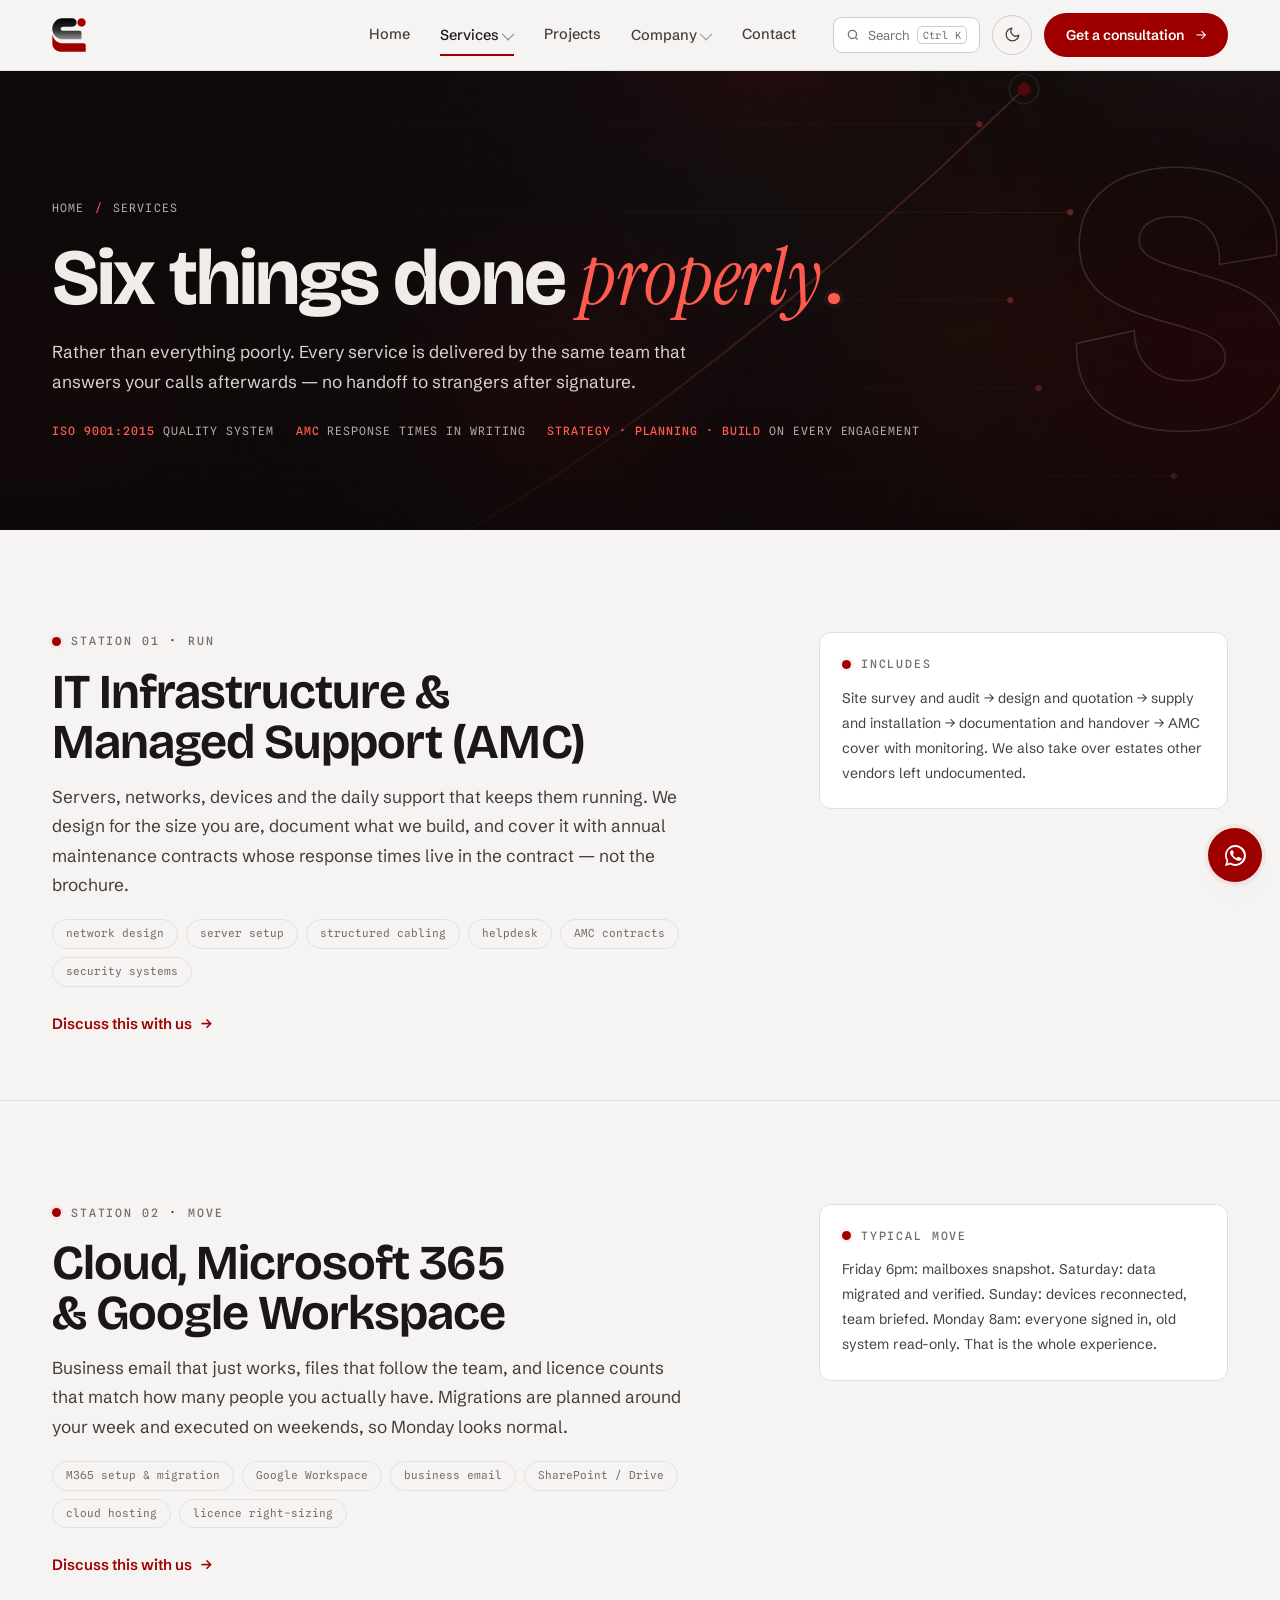
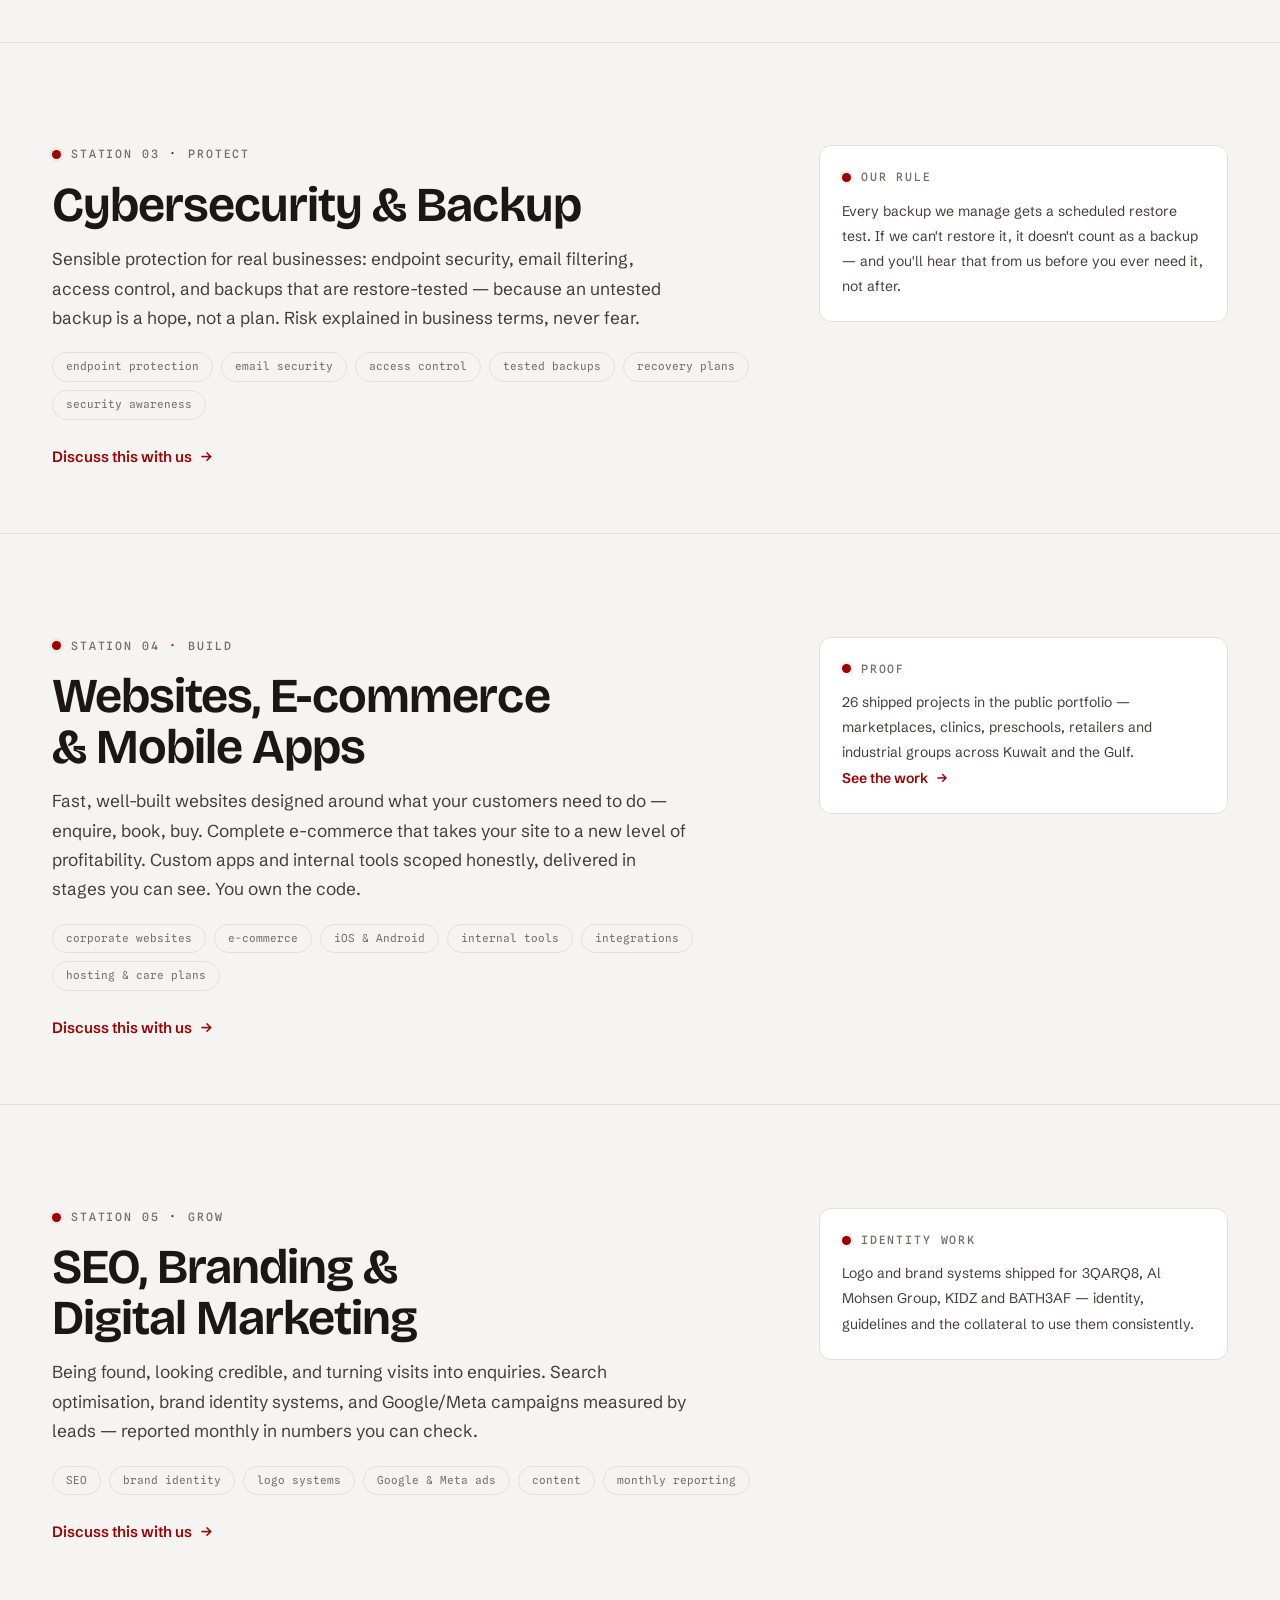
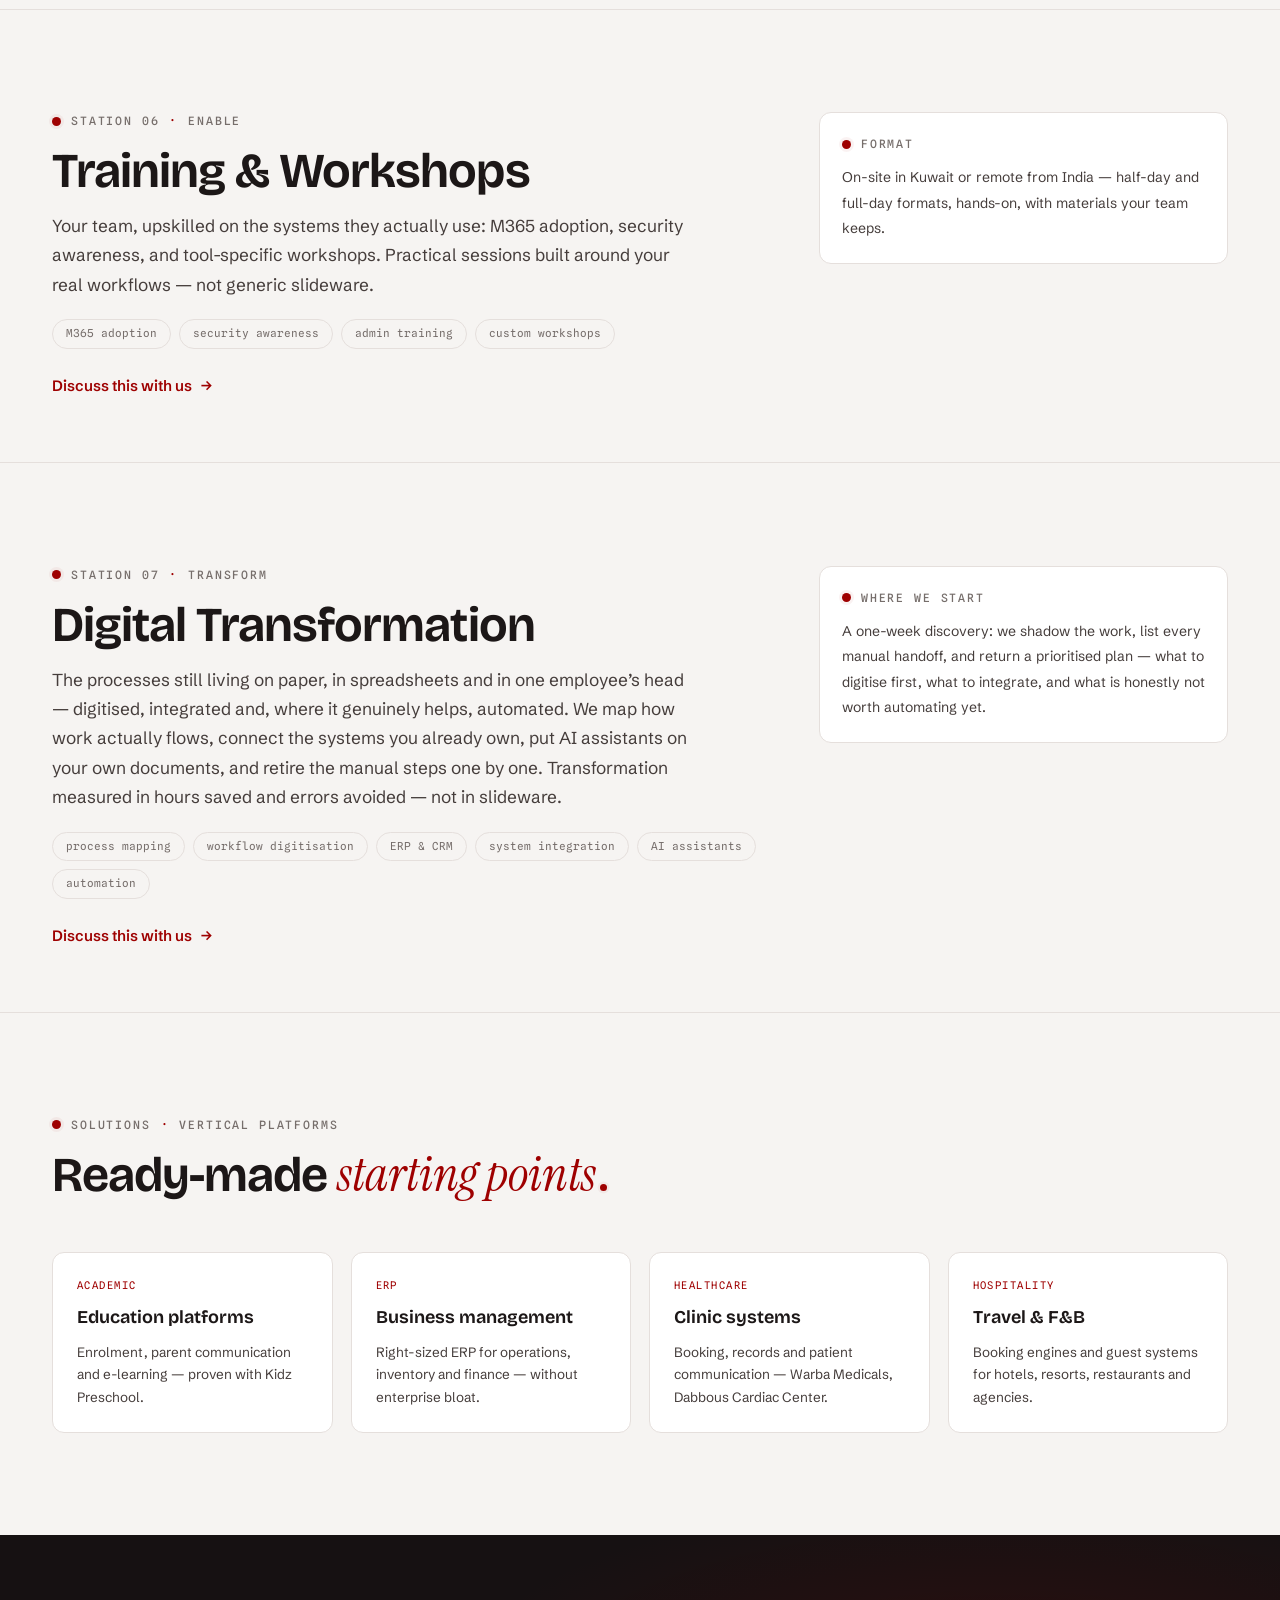
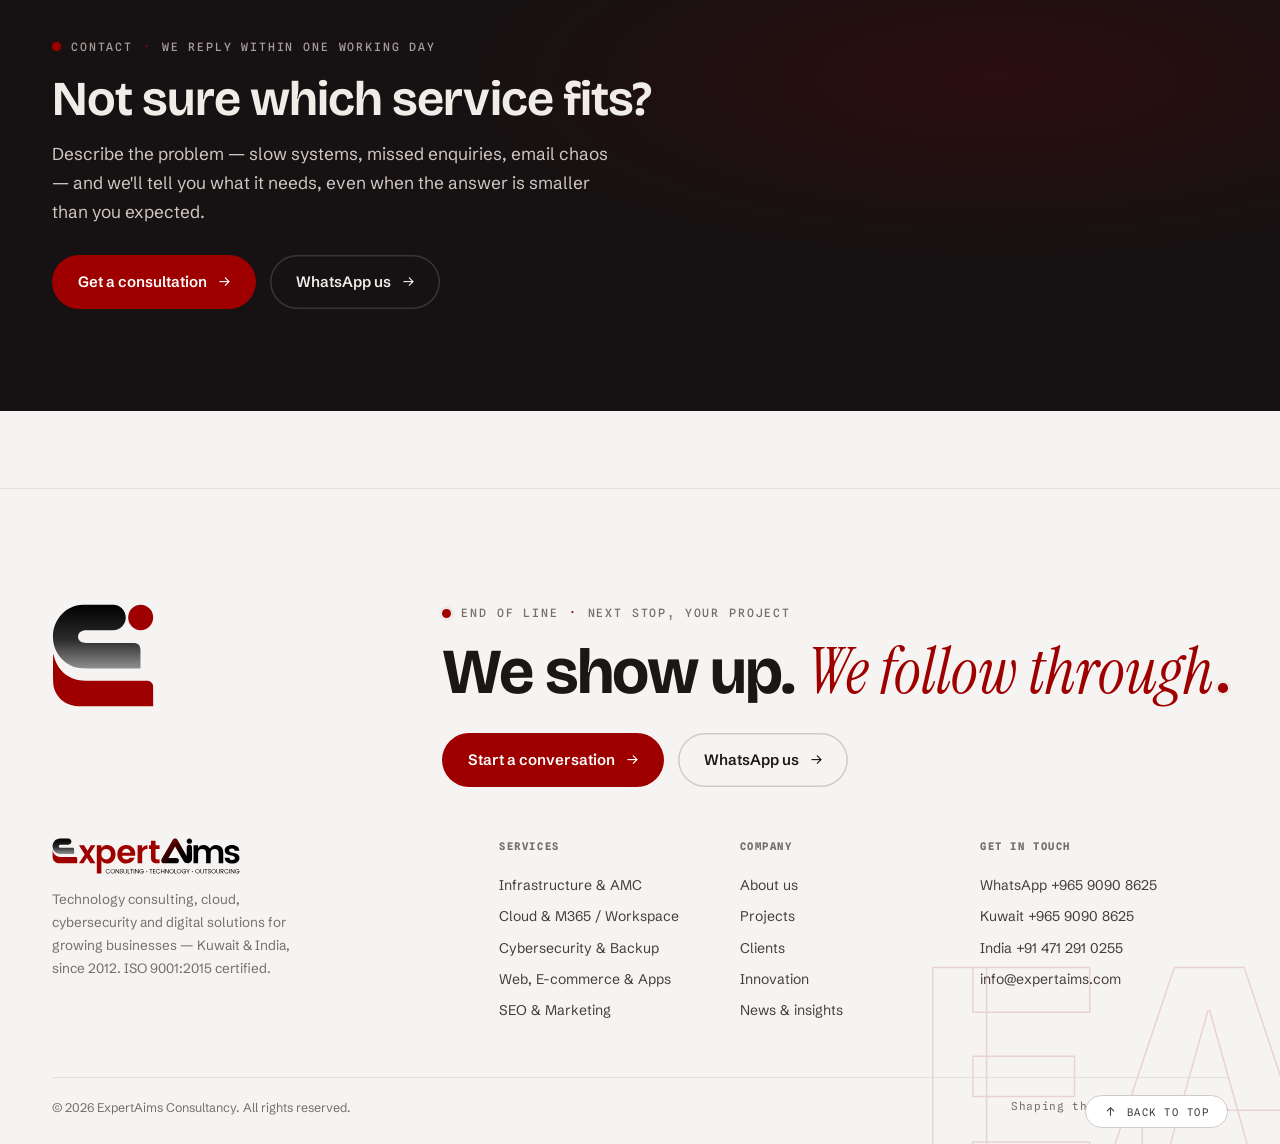
<file: services.html>
<!DOCTYPE html>
<html lang="en">
<head>
<meta charset="UTF-8">
<meta name="viewport" content="width=device-width, initial-scale=1.0">
<title>Services — ExpertAims | Infrastructure, Cloud, Security, Web, Marketing, Training</title>
<meta name="description" content="Six focused practices: IT infrastructure and AMC, cloud and Microsoft 365 / Google Workspace, cybersecurity and backup, websites and apps, SEO and digital marketing, and training.">
<meta name="author" content="ExpertAims Consultancy">
<meta name="theme-color" content="#F6F4F2">
<meta name="theme-color" media="(prefers-color-scheme: dark)" content="#141011">
<meta property="og:type" content="website">
<meta property="og:site_name" content="ExpertAims Consultancy">
<meta property="og:title" content="Services — ExpertAims | Infrastructure, Cloud, Security, Web, Marketing, Training">
<meta property="og:description" content="Six focused practices: IT infrastructure and AMC, cloud and Microsoft 365 / Google Workspace, cybersecurity and backup, websites and apps, SEO and digital marketing, and training.">
<meta property="og:image" content="https://www.expertaims.com/assets/brand/og-image.png">
<meta name="twitter:card" content="summary_large_image">
<link rel="icon" type="image/svg+xml" href="assets/brand/logo-e.svg">
<link rel="icon" type="image/png" sizes="32x32" href="assets/brand/favicon-32.png">
<link rel="apple-touch-icon" sizes="180x180" href="assets/brand/apple-touch-icon.png">
<script>(function(){try{var t=localStorage.getItem('ea-theme');if(t==='dark'||t==='light')document.documentElement.setAttribute('data-theme',t);}catch(e){}})();</script>
<link rel="preconnect" href="https://fonts.googleapis.com">
<link rel="preconnect" href="https://fonts.gstatic.com" crossorigin>
<link href="https://fonts.googleapis.com/css2?family=Bricolage+Grotesque:opsz,wght@12..96,500;12..96,600;12..96,650;12..96,700;12..96,800&family=Instrument+Serif:ital@1&family=Schibsted+Grotesk:wght@400;500;600;700&family=Spline+Sans+Mono:wght@400;500&display=swap" rel="stylesheet">
<link rel="stylesheet" href="assets/site.css">
</head>
<body>
<a class="skip" href="#main">Skip to content</a>
<header class="hd">
  <div class="hd-in">
    <a class="hd-logo" href="index.html" aria-label="ExpertAims home"><span class="lg-s"><img class="logo-l" src="assets/brand/logo-e.svg" alt="ExpertAims" width="1114" height="1115"><img class="logo-d" src="assets/brand/logo-e-dark.svg" alt="ExpertAims" width="1114" height="1115"></span><span class="lg-f"><img class="logo-l" src="assets/brand/logo-full.svg" alt="ExpertAims — Consulting · Technology · Outsourcing" width="718" height="137"><img class="logo-d" src="assets/brand/logo-full-dark.svg" alt="ExpertAims — Consulting · Technology · Outsourcing" width="718" height="137"></span></a>
    <nav class="hd-nav" aria-label="Primary">
      <div class="hd-item"><a class="hd-lnk" href="index.html">Home</a></div>
      <div class="hd-item">
        <button class="hd-lnk on" type="button" aria-expanded="false">Services <span class="car"></span></button>
        <div class="mega" role="menu">
          <a class="mg" href="services.html#s1"><span class="mono">01 · Run</span><b>IT Infrastructure &amp; AMC</b><span>Networks, servers and maintenance contracts that keep you running.</span></a>
          <a class="mg" href="services.html#s2"><span class="mono">02 · Move</span><b>Cloud, M365 &amp; Workspace</b><span>Business email, files and licences that match reality.</span></a>
          <a class="mg" href="services.html#s3"><span class="mono">03 · Protect</span><b>Cybersecurity &amp; Backup</b><span>Sensible protection and backups that are actually tested.</span></a>
          <a class="mg" href="services.html#s4"><span class="mono">04 · Build</span><b>Websites, E-commerce &amp; Apps</b><span>Fast sites, stores and custom software — you own the code.</span></a>
          <a class="mg" href="services.html#s5"><span class="mono">05 · Grow</span><b>SEO, Branding &amp; Marketing</b><span>Being found, looking credible, measured by leads.</span></a>
          <a class="mg" href="services.html#s6"><span class="mono">06 · Enable</span><b>Training &amp; Workshops</b><span>Your team, upskilled on the systems they use daily.</span></a>
          <a class="mg" href="services.html#s7"><span class="mono">07 · Transform</span><b>Digital Transformation</b><span>Workflows digitised, systems integrated, AI put to work.</span></a>
        </div>
      </div>
      <div class="hd-item"><a class="hd-lnk" href="projects.html">Projects</a></div>
      <div class="hd-item">
        <button class="hd-lnk" type="button" aria-expanded="false">Company <span class="car"></span></button>
        <div class="mega slim" role="menu">
          <a class="mg" href="about.html"><span class="mono">Since 2012</span><b>About us</b><span>Since 2012 — vision, mission, and how we work.</span></a>
          <a class="mg" href="clients.html"><span class="mono">In their words</span><b>Clients &amp; industries</b><span>Who we serve, in their words.</span></a>
          <a class="mg" href="innovation.html"><span class="mono">The atlas</span><b>Innovation</b><span>The capability atlas and what we're exploring.</span></a>
          <a class="mg" href="news.html"><span class="mono">Dispatches</span><b>News &amp; insights</b><span>Notes from the practice.</span></a>
        </div>
      </div>
      <div class="hd-item"><a class="hd-lnk" href="contact.html">Contact</a></div>
    </nav>
    <div class="hd-acts">
      <button class="thm" type="button" aria-label="Toggle light and dark theme">
        <svg class="i-moon" viewBox="0 0 24 24" fill="none" stroke="currentColor" stroke-width="1.8" stroke-linecap="round" stroke-linejoin="round" aria-hidden="true"><path d="M21 12.79A9 9 0 1 1 11.21 3 7 7 0 0 0 21 12.79z"/></svg>
        <svg class="i-sun" viewBox="0 0 24 24" fill="none" stroke="currentColor" stroke-width="1.8" stroke-linecap="round" stroke-linejoin="round" aria-hidden="true"><circle cx="12" cy="12" r="4"/><path d="M12 2v2M12 20v2M4.9 4.9l1.4 1.4M17.7 17.7l1.4 1.4M2 12h2M20 12h2M4.9 19.1l1.4-1.4M17.7 6.3l1.4-1.4"/></svg>
      </button>
      <a class="btn btn-acc" href="contact.html">Get a consultation</a>
      <button class="mbt" id="mbt" type="button" aria-label="Open menu" aria-expanded="false" aria-controls="msh"><span></span><span></span><span></span></button>
    </div>
  </div>
</header>
<div class="msh" id="msh" aria-label="Mobile navigation">
  <a href="index.html">Home</a>
  <details><summary>Services</summary>
    <a href="services.html#s1">IT Infrastructure &amp; AMC</a>
    <a href="services.html#s2">Cloud, M365 &amp; Workspace</a>
    <a href="services.html#s3">Cybersecurity &amp; Backup</a>
    <a href="services.html#s4">Websites, E-commerce &amp; Apps</a>
    <a href="services.html#s5">SEO, Branding &amp; Marketing</a>
    <a href="services.html#s6">Training &amp; Workshops</a><a href="services.html#s7">Digital Transformation</a>
  </details>
  <a href="projects.html">Projects</a>
  <details><summary>Company</summary>
    <a href="about.html">About us</a>
    <a href="clients.html">Clients &amp; industries</a>
    <a href="innovation.html">Innovation</a>
    <a href="news.html">News &amp; insights</a>
  </details>
  <a href="contact.html">Contact</a>
  <a class="mcta" href="contact.html">Get a consultation →</a>
</div>
<main id="main">
<div class="ph ph-band"><span class="ph-bg" aria-hidden="true"><img class="logo-l" src="assets/img/hero-cloud.webp" alt="" fetchpriority="high" width="1600" height="1100"><img class="logo-d" src="assets/img/hero-cloud-l.webp" alt="" width="1600" height="1100"></span>
  <span class="ph-ghost" aria-hidden="true">S</span>
  <div class="wrap">
    <p class="ph-crumb rv"><a href="index.html">Home</a> <i>/</i> Services</p>
    <h1 class="d1 rv">Six things done <em>properly</em><span class='aim' aria-hidden='true'></span></h1>
    <p class="lede rv">Rather than everything poorly. Every service is delivered by the same team that answers your calls afterwards — no handoff to strangers after signature.</p>
    <div class="ph-meta rv"><span><b>ISO 9001:2015</b> quality system</span><span><b>AMC</b> response times in writing</span><span><b>Strategy · Planning · Build</b> on every engagement</span></div>
  </div>
</div>
<section class="sec stn-anchor" id="s1" style="padding-bottom:0">
  <div class="wrap" style="border-bottom:1px solid var(--line);padding-bottom:clamp(44px,5vw,72px)">
    <div style="display:grid;grid-template-columns:minmax(0,7fr) minmax(0,4fr);gap:clamp(24px,4vw,64px);align-items:start" class="svc-grid-row">
      <div>
        <p class="stn rv">Station 01 <i>·</i> Run</p>
        <h2 class="d2 rv" style="margin:16px 0 14px">IT Infrastructure &amp; Managed Support (AMC)</h2>
        <p class="lede rv">Servers, networks, devices and the daily support that keeps them running. We design for the size you are, document what we build, and cover it with annual maintenance contracts whose response times live in the contract — not the brochure.</p>
        <div class="rv" style="display:flex;flex-wrap:wrap;gap:8px;margin-top:20px"><span style="font-family:var(--mono);font-size:11px;color:var(--mut);border:1px solid var(--line);border-radius:20px;padding:5px 13px">network design</span><span style="font-family:var(--mono);font-size:11px;color:var(--mut);border:1px solid var(--line);border-radius:20px;padding:5px 13px">server setup</span><span style="font-family:var(--mono);font-size:11px;color:var(--mut);border:1px solid var(--line);border-radius:20px;padding:5px 13px">structured cabling</span><span style="font-family:var(--mono);font-size:11px;color:var(--mut);border:1px solid var(--line);border-radius:20px;padding:5px 13px">helpdesk</span><span style="font-family:var(--mono);font-size:11px;color:var(--mut);border:1px solid var(--line);border-radius:20px;padding:5px 13px">AMC contracts</span><span style="font-family:var(--mono);font-size:11px;color:var(--mut);border:1px solid var(--line);border-radius:20px;padding:5px 13px">security systems</span></div>
        <p class="rv" style="margin-top:24px"><a class="tx" href="contact.html">Discuss this with us</a></p>
      </div>
      <div class="rv"><div style="border:1px solid var(--line);border-radius:var(--r);padding:22px;background:var(--sur)"><p class="stn" style="margin-bottom:12px">Includes</p><p style="font-size:14px;color:var(--ink2);line-height:1.8">Site survey and audit → design and quotation → supply and installation → documentation and handover → AMC cover with monitoring. We also take over estates other vendors left undocumented.</p></div></div>
    </div>
  </div>
</section>
<section class="sec stn-anchor" id="s2" style="padding-bottom:0">
  <div class="wrap" style="border-bottom:1px solid var(--line);padding-bottom:clamp(44px,5vw,72px)">
    <div style="display:grid;grid-template-columns:minmax(0,7fr) minmax(0,4fr);gap:clamp(24px,4vw,64px);align-items:start" class="svc-grid-row">
      <div>
        <p class="stn rv">Station 02 <i>·</i> Move</p>
        <h2 class="d2 rv" style="margin:16px 0 14px">Cloud, Microsoft 365 &amp; Google Workspace</h2>
        <p class="lede rv">Business email that just works, files that follow the team, and licence counts that match how many people you actually have. Migrations are planned around your week and executed on weekends, so Monday looks normal.</p>
        <div class="rv" style="display:flex;flex-wrap:wrap;gap:8px;margin-top:20px"><span style="font-family:var(--mono);font-size:11px;color:var(--mut);border:1px solid var(--line);border-radius:20px;padding:5px 13px">M365 setup &amp; migration</span><span style="font-family:var(--mono);font-size:11px;color:var(--mut);border:1px solid var(--line);border-radius:20px;padding:5px 13px">Google Workspace</span><span style="font-family:var(--mono);font-size:11px;color:var(--mut);border:1px solid var(--line);border-radius:20px;padding:5px 13px">business email</span><span style="font-family:var(--mono);font-size:11px;color:var(--mut);border:1px solid var(--line);border-radius:20px;padding:5px 13px">SharePoint / Drive</span><span style="font-family:var(--mono);font-size:11px;color:var(--mut);border:1px solid var(--line);border-radius:20px;padding:5px 13px">cloud hosting</span><span style="font-family:var(--mono);font-size:11px;color:var(--mut);border:1px solid var(--line);border-radius:20px;padding:5px 13px">licence right-sizing</span></div>
        <p class="rv" style="margin-top:24px"><a class="tx" href="contact.html">Discuss this with us</a></p>
      </div>
      <div class="rv"><div style="border:1px solid var(--line);border-radius:var(--r);padding:22px;background:var(--sur)"><p class="stn" style="margin-bottom:12px">Typical move</p><p style="font-size:14px;color:var(--ink2);line-height:1.8">Friday 6pm: mailboxes snapshot. Saturday: data migrated and verified. Sunday: devices reconnected, team briefed. Monday 8am: everyone signed in, old system read-only. That is the whole experience.</p></div></div>
    </div>
  </div>
</section>
<section class="sec stn-anchor" id="s3" style="padding-bottom:0">
  <div class="wrap" style="border-bottom:1px solid var(--line);padding-bottom:clamp(44px,5vw,72px)">
    <div style="display:grid;grid-template-columns:minmax(0,7fr) minmax(0,4fr);gap:clamp(24px,4vw,64px);align-items:start" class="svc-grid-row">
      <div>
        <p class="stn rv">Station 03 <i>·</i> Protect</p>
        <h2 class="d2 rv" style="margin:16px 0 14px">Cybersecurity &amp; Backup</h2>
        <p class="lede rv">Sensible protection for real businesses: endpoint security, email filtering, access control, and backups that are restore-tested — because an untested backup is a hope, not a plan. Risk explained in business terms, never fear.</p>
        <div class="rv" style="display:flex;flex-wrap:wrap;gap:8px;margin-top:20px"><span style="font-family:var(--mono);font-size:11px;color:var(--mut);border:1px solid var(--line);border-radius:20px;padding:5px 13px">endpoint protection</span><span style="font-family:var(--mono);font-size:11px;color:var(--mut);border:1px solid var(--line);border-radius:20px;padding:5px 13px">email security</span><span style="font-family:var(--mono);font-size:11px;color:var(--mut);border:1px solid var(--line);border-radius:20px;padding:5px 13px">access control</span><span style="font-family:var(--mono);font-size:11px;color:var(--mut);border:1px solid var(--line);border-radius:20px;padding:5px 13px">tested backups</span><span style="font-family:var(--mono);font-size:11px;color:var(--mut);border:1px solid var(--line);border-radius:20px;padding:5px 13px">recovery plans</span><span style="font-family:var(--mono);font-size:11px;color:var(--mut);border:1px solid var(--line);border-radius:20px;padding:5px 13px">security awareness</span></div>
        <p class="rv" style="margin-top:24px"><a class="tx" href="contact.html">Discuss this with us</a></p>
      </div>
      <div class="rv"><div style="border:1px solid var(--line);border-radius:var(--r);padding:22px;background:var(--sur)"><p class="stn" style="margin-bottom:12px">Our rule</p><p style="font-size:14px;color:var(--ink2);line-height:1.8">Every backup we manage gets a scheduled restore test. If we can't restore it, it doesn't count as a backup — and you'll hear that from us before you ever need it, not after.</p></div></div>
    </div>
  </div>
</section>
<section class="sec stn-anchor" id="s4" style="padding-bottom:0">
  <div class="wrap" style="border-bottom:1px solid var(--line);padding-bottom:clamp(44px,5vw,72px)">
    <div style="display:grid;grid-template-columns:minmax(0,7fr) minmax(0,4fr);gap:clamp(24px,4vw,64px);align-items:start" class="svc-grid-row">
      <div>
        <p class="stn rv">Station 04 <i>·</i> Build</p>
        <h2 class="d2 rv" style="margin:16px 0 14px">Websites, E-commerce &amp; Mobile Apps</h2>
        <p class="lede rv">Fast, well-built websites designed around what your customers need to do — enquire, book, buy. Complete e-commerce that takes your site to a new level of profitability. Custom apps and internal tools scoped honestly, delivered in stages you can see. You own the code.</p>
        <div class="rv" style="display:flex;flex-wrap:wrap;gap:8px;margin-top:20px"><span style="font-family:var(--mono);font-size:11px;color:var(--mut);border:1px solid var(--line);border-radius:20px;padding:5px 13px">corporate websites</span><span style="font-family:var(--mono);font-size:11px;color:var(--mut);border:1px solid var(--line);border-radius:20px;padding:5px 13px">e-commerce</span><span style="font-family:var(--mono);font-size:11px;color:var(--mut);border:1px solid var(--line);border-radius:20px;padding:5px 13px">iOS &amp; Android</span><span style="font-family:var(--mono);font-size:11px;color:var(--mut);border:1px solid var(--line);border-radius:20px;padding:5px 13px">internal tools</span><span style="font-family:var(--mono);font-size:11px;color:var(--mut);border:1px solid var(--line);border-radius:20px;padding:5px 13px">integrations</span><span style="font-family:var(--mono);font-size:11px;color:var(--mut);border:1px solid var(--line);border-radius:20px;padding:5px 13px">hosting &amp; care plans</span></div>
        <p class="rv" style="margin-top:24px"><a class="tx" href="contact.html">Discuss this with us</a></p>
      </div>
      <div class="rv"><div style="border:1px solid var(--line);border-radius:var(--r);padding:22px;background:var(--sur)"><p class="stn" style="margin-bottom:12px">Proof</p><p style="font-size:14px;color:var(--ink2);line-height:1.8">26 shipped projects in the public portfolio — marketplaces, clinics, preschools, retailers and industrial groups across Kuwait and the Gulf. <a class="tx" href="projects.html" style="font-size:14px">See the work</a></p></div></div>
    </div>
  </div>
</section>
<section class="sec stn-anchor" id="s5" style="padding-bottom:0">
  <div class="wrap" style="border-bottom:1px solid var(--line);padding-bottom:clamp(44px,5vw,72px)">
    <div style="display:grid;grid-template-columns:minmax(0,7fr) minmax(0,4fr);gap:clamp(24px,4vw,64px);align-items:start" class="svc-grid-row">
      <div>
        <p class="stn rv">Station 05 <i>·</i> Grow</p>
        <h2 class="d2 rv" style="margin:16px 0 14px">SEO, Branding &amp; Digital Marketing</h2>
        <p class="lede rv">Being found, looking credible, and turning visits into enquiries. Search optimisation, brand identity systems, and Google/Meta campaigns measured by leads — reported monthly in numbers you can check.</p>
        <div class="rv" style="display:flex;flex-wrap:wrap;gap:8px;margin-top:20px"><span style="font-family:var(--mono);font-size:11px;color:var(--mut);border:1px solid var(--line);border-radius:20px;padding:5px 13px">SEO</span><span style="font-family:var(--mono);font-size:11px;color:var(--mut);border:1px solid var(--line);border-radius:20px;padding:5px 13px">brand identity</span><span style="font-family:var(--mono);font-size:11px;color:var(--mut);border:1px solid var(--line);border-radius:20px;padding:5px 13px">logo systems</span><span style="font-family:var(--mono);font-size:11px;color:var(--mut);border:1px solid var(--line);border-radius:20px;padding:5px 13px">Google &amp; Meta ads</span><span style="font-family:var(--mono);font-size:11px;color:var(--mut);border:1px solid var(--line);border-radius:20px;padding:5px 13px">content</span><span style="font-family:var(--mono);font-size:11px;color:var(--mut);border:1px solid var(--line);border-radius:20px;padding:5px 13px">monthly reporting</span></div>
        <p class="rv" style="margin-top:24px"><a class="tx" href="contact.html">Discuss this with us</a></p>
      </div>
      <div class="rv"><div style="border:1px solid var(--line);border-radius:var(--r);padding:22px;background:var(--sur)"><p class="stn" style="margin-bottom:12px">Identity work</p><p style="font-size:14px;color:var(--ink2);line-height:1.8">Logo and brand systems shipped for 3QARQ8, Al Mohsen Group, KIDZ and BATH3AF — identity, guidelines and the collateral to use them consistently.</p></div></div>
    </div>
  </div>
</section>
<section class="sec stn-anchor" id="s6" style="padding-bottom:0">
  <div class="wrap" style="border-bottom:1px solid var(--line);padding-bottom:clamp(44px,5vw,72px)">
    <div style="display:grid;grid-template-columns:minmax(0,7fr) minmax(0,4fr);gap:clamp(24px,4vw,64px);align-items:start" class="svc-grid-row">
      <div>
        <p class="stn rv">Station 06 <i>·</i> Enable</p>
        <h2 class="d2 rv" style="margin:16px 0 14px">Training &amp; Workshops</h2>
        <p class="lede rv">Your team, upskilled on the systems they actually use: M365 adoption, security awareness, and tool-specific workshops. Practical sessions built around your real workflows — not generic slideware.</p>
        <div class="rv" style="display:flex;flex-wrap:wrap;gap:8px;margin-top:20px"><span style="font-family:var(--mono);font-size:11px;color:var(--mut);border:1px solid var(--line);border-radius:20px;padding:5px 13px">M365 adoption</span><span style="font-family:var(--mono);font-size:11px;color:var(--mut);border:1px solid var(--line);border-radius:20px;padding:5px 13px">security awareness</span><span style="font-family:var(--mono);font-size:11px;color:var(--mut);border:1px solid var(--line);border-radius:20px;padding:5px 13px">admin training</span><span style="font-family:var(--mono);font-size:11px;color:var(--mut);border:1px solid var(--line);border-radius:20px;padding:5px 13px">custom workshops</span></div>
        <p class="rv" style="margin-top:24px"><a class="tx" href="contact.html">Discuss this with us</a></p>
      </div>
      <div class="rv"><div style="border:1px solid var(--line);border-radius:var(--r);padding:22px;background:var(--sur)"><p class="stn" style="margin-bottom:12px">Format</p><p style="font-size:14px;color:var(--ink2);line-height:1.8">On-site in Kuwait or remote from India — half-day and full-day formats, hands-on, with materials your team keeps.</p></div></div>
    </div>
  </div>
</section>

<section class="sec stn-anchor" id="s7" style="padding-bottom:0">
  <div class="wrap" style="border-bottom:1px solid var(--line);padding-bottom:clamp(44px,5vw,72px)">
    <div style="display:grid;grid-template-columns:minmax(0,7fr) minmax(0,4fr);gap:clamp(24px,4vw,64px);align-items:start" class="svc-grid-row">
      <div>
        <p class="stn rv">Station 07 <i>·</i> Transform</p>
        <h2 class="d2 rv" style="margin:16px 0 14px">Digital Transformation</h2>
        <p class="lede rv">The processes still living on paper, in spreadsheets and in one employee’s head — digitised, integrated and, where it genuinely helps, automated. We map how work actually flows, connect the systems you already own, put AI assistants on your own documents, and retire the manual steps one by one. Transformation measured in hours saved and errors avoided — not in slideware.</p>
        <div class="rv" style="display:flex;flex-wrap:wrap;gap:8px;margin-top:20px"><span style="font-family:var(--mono);font-size:11px;color:var(--mut);border:1px solid var(--line);border-radius:20px;padding:5px 13px">process mapping</span><span style="font-family:var(--mono);font-size:11px;color:var(--mut);border:1px solid var(--line);border-radius:20px;padding:5px 13px">workflow digitisation</span><span style="font-family:var(--mono);font-size:11px;color:var(--mut);border:1px solid var(--line);border-radius:20px;padding:5px 13px">ERP &amp; CRM</span><span style="font-family:var(--mono);font-size:11px;color:var(--mut);border:1px solid var(--line);border-radius:20px;padding:5px 13px">system integration</span><span style="font-family:var(--mono);font-size:11px;color:var(--mut);border:1px solid var(--line);border-radius:20px;padding:5px 13px">AI assistants</span><span style="font-family:var(--mono);font-size:11px;color:var(--mut);border:1px solid var(--line);border-radius:20px;padding:5px 13px">automation</span></div>
        <p class="rv" style="margin-top:24px"><a class="tx" href="contact.html">Discuss this with us</a></p>
      </div>
      <div class="rv"><div style="border:1px solid var(--line);border-radius:var(--r);padding:22px;background:var(--sur)"><p class="stn" style="margin-bottom:12px">Where we start</p><p style="font-size:14px;color:var(--ink2);line-height:1.8">A one-week discovery: we shadow the work, list every manual handoff, and return a prioritised plan — what to digitise first, what to integrate, and what is honestly not worth automating yet.</p></div></div>
    </div>
  </div>
</section>

<section class="sec">
  <div class="wrap">
    <div class="sec-hd stn-anchor">
      <div><p class="stn rv">Solutions <i>·</i> vertical platforms</p>
      <h2 class="d2 rv">Ready-made <em>starting points</em><span class="aim" aria-hidden="true"></span></h2></div>
    </div>
    <div class="nw rv" style="grid-template-columns:repeat(4,1fr)" id="sols">
      <div class="nc" style="cursor:default"><span class="tag">Academic</span><h3>Education platforms</h3><p>Enrolment, parent communication and e-learning — proven with Kidz Preschool.</p></div>
      <div class="nc" style="cursor:default"><span class="tag">ERP</span><h3>Business management</h3><p>Right-sized ERP for operations, inventory and finance — without enterprise bloat.</p></div>
      <div class="nc" style="cursor:default"><span class="tag">Healthcare</span><h3>Clinic systems</h3><p>Booking, records and patient communication — Warba Medicals, Dabbous Cardiac Center.</p></div>
      <div class="nc" style="cursor:default"><span class="tag">Hospitality</span><h3>Travel &amp; F&amp;B</h3><p>Booking engines and guest systems for hotels, resorts, restaurants and agencies.</p></div>
    </div>
  </div>
</section>
<section class="sec band">
  <div class="wrap" style="position:relative">
    <p class="stn rv" style="color:#A69D9A">Contact <i>·</i> we reply within one working day</p>
    <h2 class="d2 rv" style="margin:18px 0 14px">Not sure which service fits?</h2>
    <p class="lede rv" style="max-width:52ch">Describe the problem — slow systems, missed enquiries, email chaos — and we'll tell you what it needs, even when the answer is smaller than you expected.</p>
    <div class="rv" style="margin-top:28px;display:flex;gap:14px;flex-wrap:wrap">
      <a class="btn btn-acc" href="contact.html">Get a consultation</a>
      <a class="btn btn-ln" style="color:#F0EDE8;box-shadow:inset 0 0 0 1.5px #3C3434" href="https://wa.me/96590908625" target="_blank" rel="noopener">WhatsApp us</a>
    </div>
  </div>
</section>
</main>
<footer class="ft">
  <span class="ft-ghost" aria-hidden="true">EA</span>
  <div class="ft-line">
    <div class="ft-tag">
      <span class="ft-mark" aria-hidden="true"><img class="logo-l" src="assets/brand/logo-e.svg" alt=""><img class="logo-d" src="assets/brand/logo-e-dark.svg" alt=""><span class="lg-ping"></span></span>
      <div>
      <p class="stn rv">End of line <i>·</i> Next stop, your project</p>
      <h2 class="d1 rv" style="margin-top:18px">We show up. <em>We follow through</em><span class="aim" aria-hidden="true"></span></h2>
      <div class="rv" style="margin-top:30px;display:flex;gap:14px;flex-wrap:wrap">
        <a class="btn btn-acc" href="contact.html">Start a conversation</a>
        <a class="btn btn-ln" href="https://wa.me/96590908625" target="_blank" rel="noopener">WhatsApp us</a>
      </div>
    </div>
      </div>
    <div class="ft-grid">
      <div><img class="logo-l" src="assets/brand/logo-full.svg" alt="ExpertAims — Consulting · Technology · Outsourcing" width="718" height="137" style="height:36px;width:auto"><img class="logo-d" src="assets/brand/logo-full-dark.svg" alt="ExpertAims — Consulting · Technology · Outsourcing" width="718" height="137" style="height:36px;width:auto"><p class="fp">Technology consulting, cloud, cybersecurity and digital solutions for growing businesses — Kuwait &amp; India, since 2012. ISO 9001:2015 certified.</p></div>
      <div class="ft-col"><h4>Services</h4>
        <a href="services.html#s1">Infrastructure &amp; AMC</a>
        <a href="services.html#s2">Cloud &amp; M365 / Workspace</a>
        <a href="services.html#s3">Cybersecurity &amp; Backup</a>
        <a href="services.html#s4">Web, E-commerce &amp; Apps</a>
        <a href="services.html#s5">SEO &amp; Marketing</a>
      </div>
      <div class="ft-col"><h4>Company</h4>
        <a href="about.html">About us</a>
        <a href="projects.html">Projects</a>
        <a href="clients.html">Clients</a>
        <a href="innovation.html">Innovation</a>
        <a href="news.html">News &amp; insights</a>
      </div>
      <div class="ft-col"><h4>Get in touch</h4>
        <a href="https://wa.me/96590908625" target="_blank" rel="noopener">WhatsApp +965 9090 8625</a>
        <a href="tel:+96590908625">Kuwait +965 9090 8625</a>
        <a href="tel:+914712910255">India +91 471 291 0255</a>
        <a href="mailto:info@expertaims.com">info@expertaims.com</a>
      </div>
    </div>
    <div class="ft-bar"><button class="ft-top" type="button" data-top><svg viewBox="0 0 24 24" aria-hidden="true"><path d="M12 19V5m0 0-6 6m6-6 6 6"/></svg>Back to top</button>
      <span>© <span class="yr">2026</span> ExpertAims Consultancy. All rights reserved.</span>
      <span class="mono">Shaping the future. Together<span class="aim" aria-hidden="true"></span></span>
    </div>
  </div>
</footer>
<a class="wa" href="https://wa.me/96590908625" target="_blank" rel="noopener" aria-label="Chat with ExpertAims on WhatsApp"><svg viewBox="0 0 24 24" fill="currentColor" aria-hidden="true"><path d="M12 2a10 10 0 0 0-8.6 15.1L2 22l5.1-1.3A10 10 0 1 0 12 2zm0 18.2c-1.6 0-3.1-.4-4.4-1.2l-.3-.2-3 .8.8-2.9-.2-.3A8.2 8.2 0 1 1 12 20.2zm4.6-6.1c-.3-.1-1.5-.8-1.8-.9-.2-.1-.4-.1-.6.1-.2.3-.7.9-.8 1-.2.2-.3.2-.6.1a6.7 6.7 0 0 1-3.3-2.9c-.3-.4 0-.6.1-.8l.4-.5c.1-.2.2-.3.3-.5v-.5c0-.1-.6-1.4-.8-1.9-.2-.5-.4-.4-.6-.4h-.5c-.2 0-.5.1-.7.3-.2.3-.9.9-.9 2.2s.9 2.6 1.1 2.7c.1.2 1.9 3 4.7 4.2.7.3 1.2.5 1.6.6.7.2 1.3.2 1.8.1.6-.1 1.5-.6 1.7-1.2.2-.6.2-1.1.2-1.2-.1-.1-.2-.2-.5-.3z"/></svg></a>
<script src="assets/site.js" defer></script>

<style>@media (max-width:860px){.svc-grid-row{grid-template-columns:1fr !important}}#sols{grid-template-columns:repeat(4,1fr)}@media (max-width:1000px){#sols{grid-template-columns:1fr 1fr !important}}@media (max-width:560px){#sols{grid-template-columns:1fr !important}}</style>
</body>
</html>
</file>
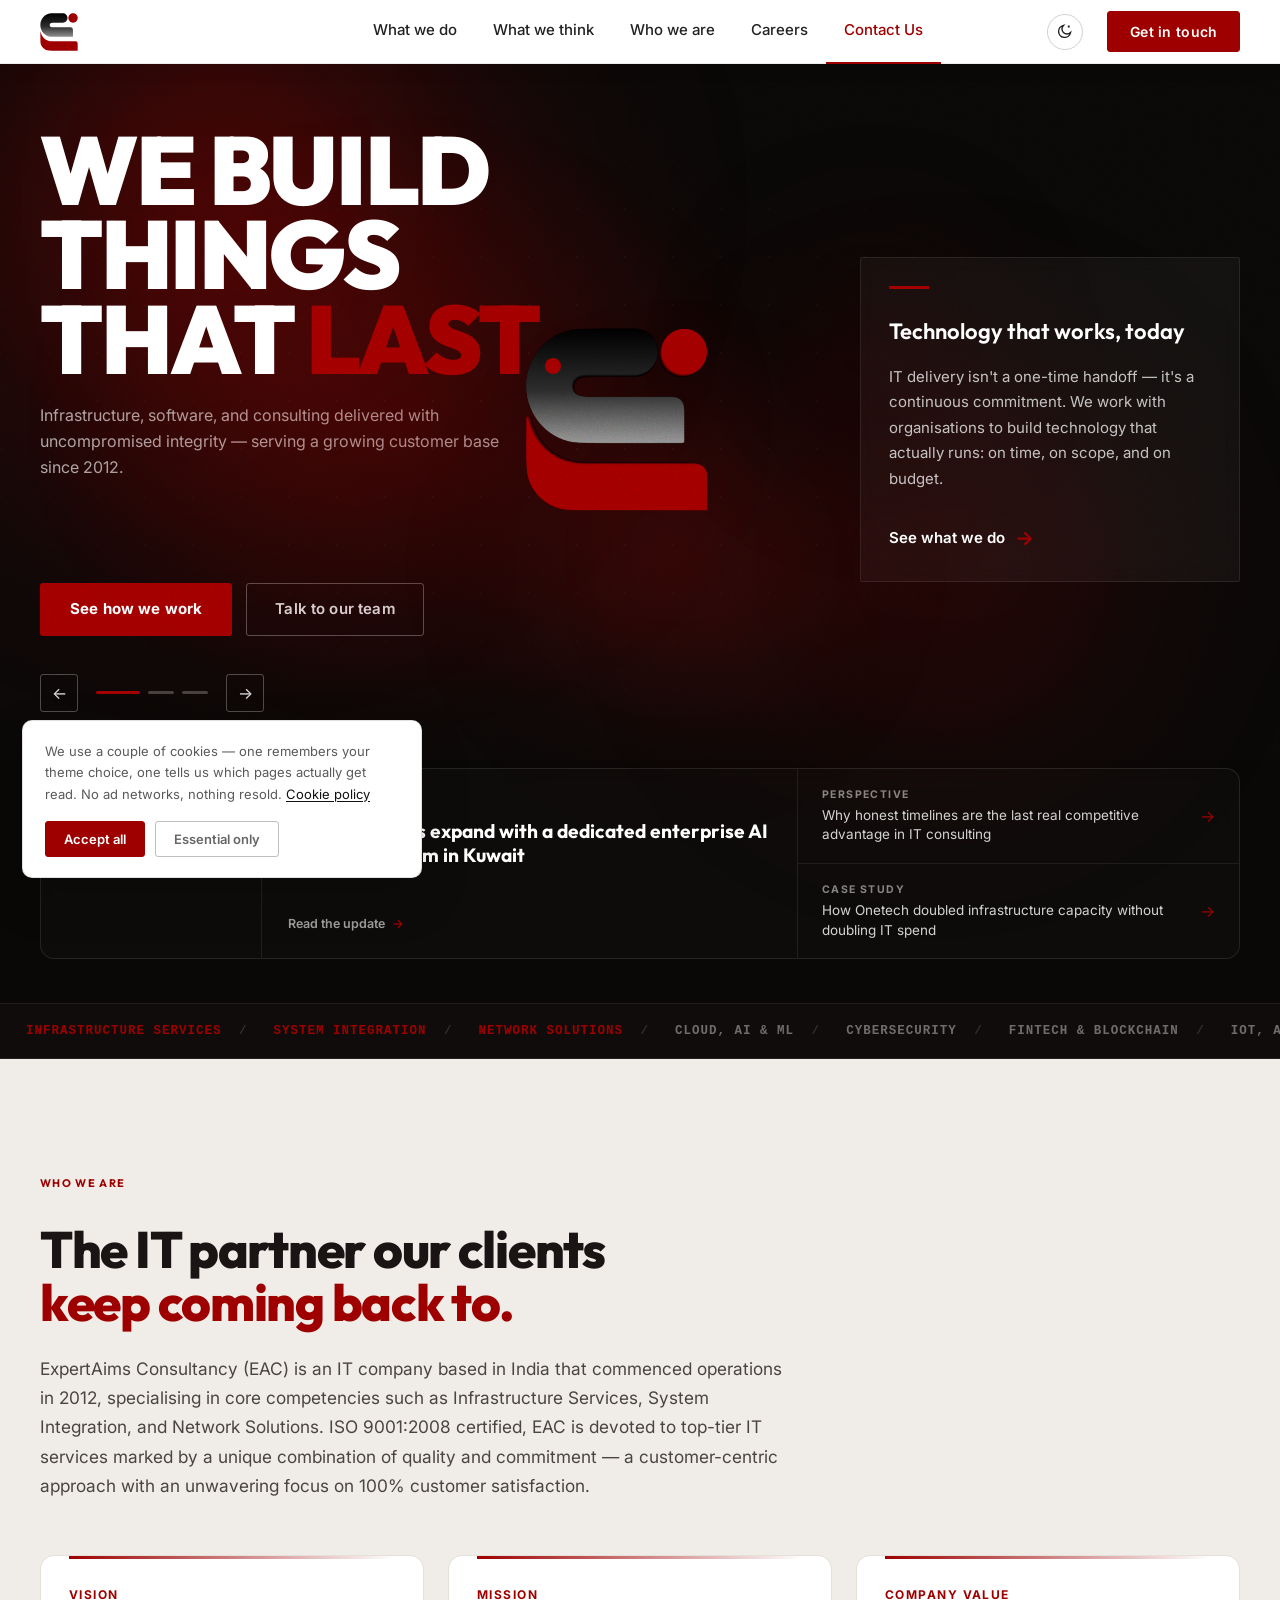
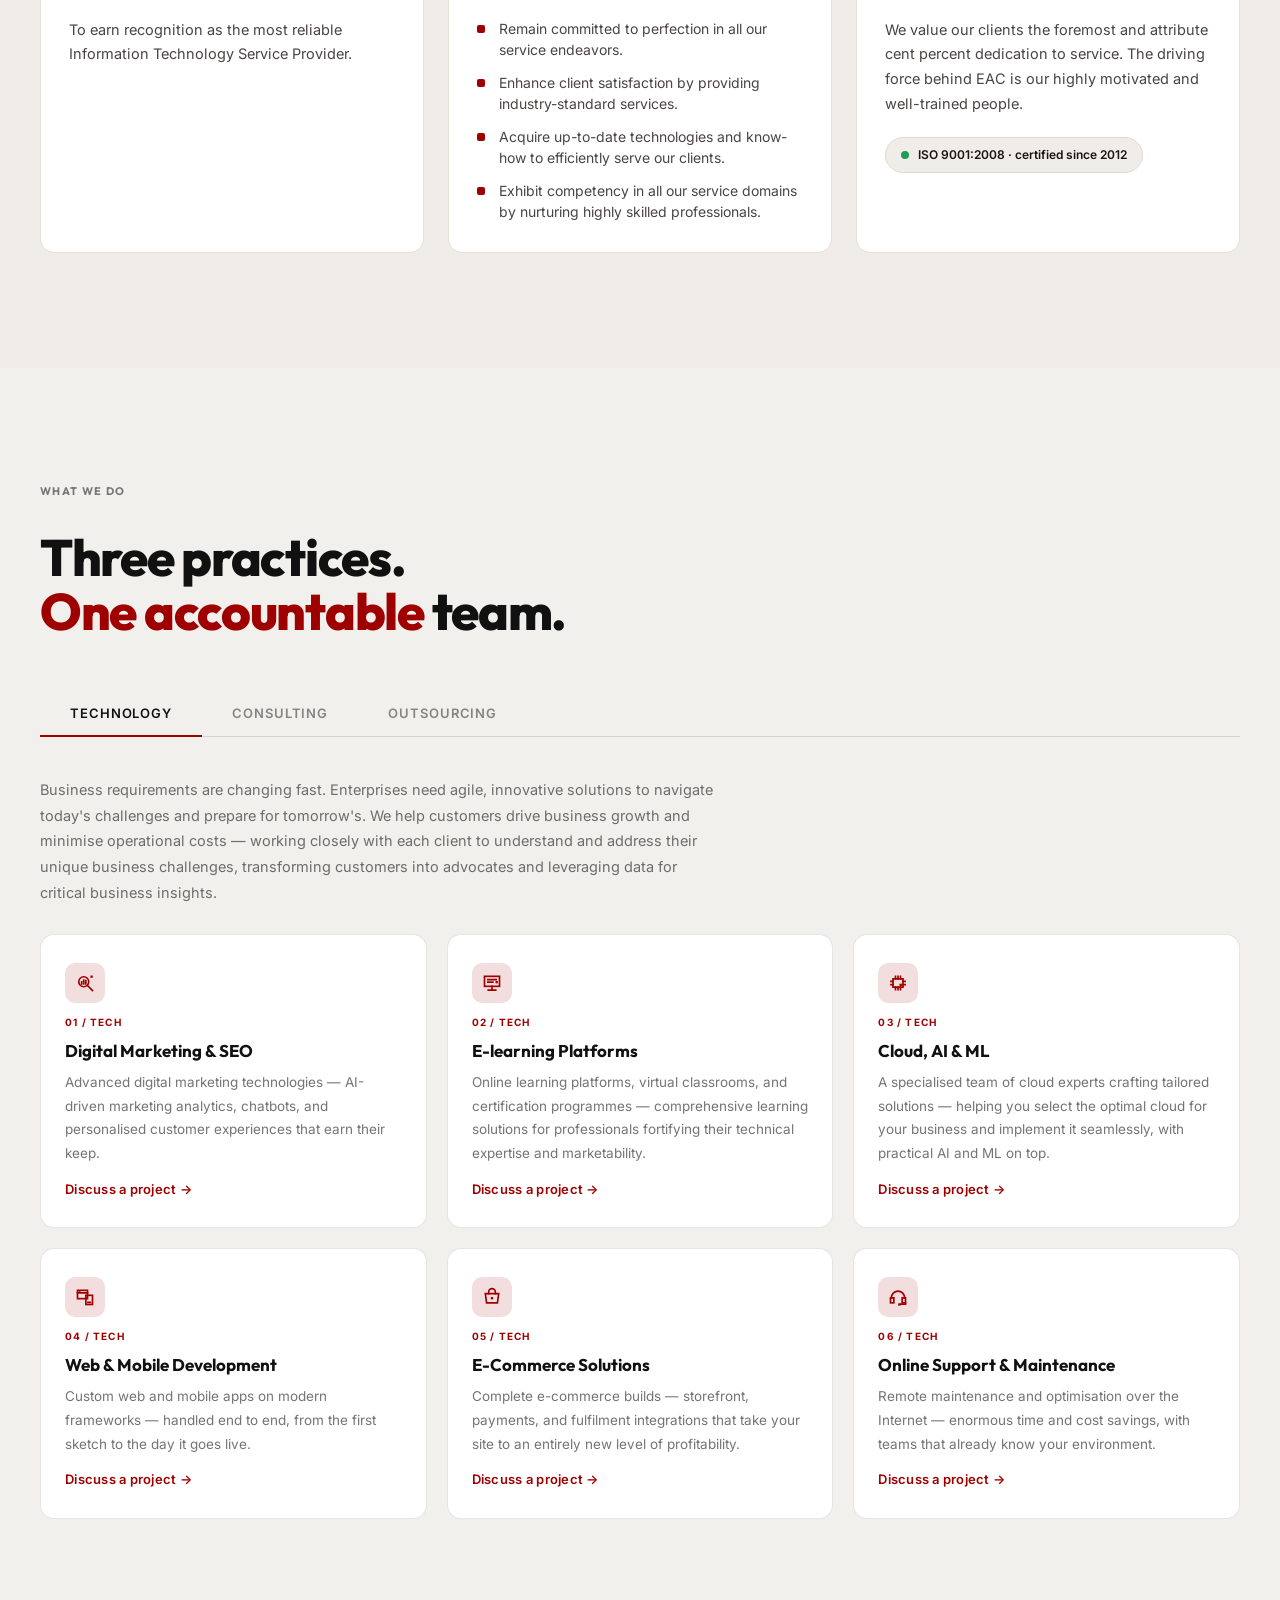
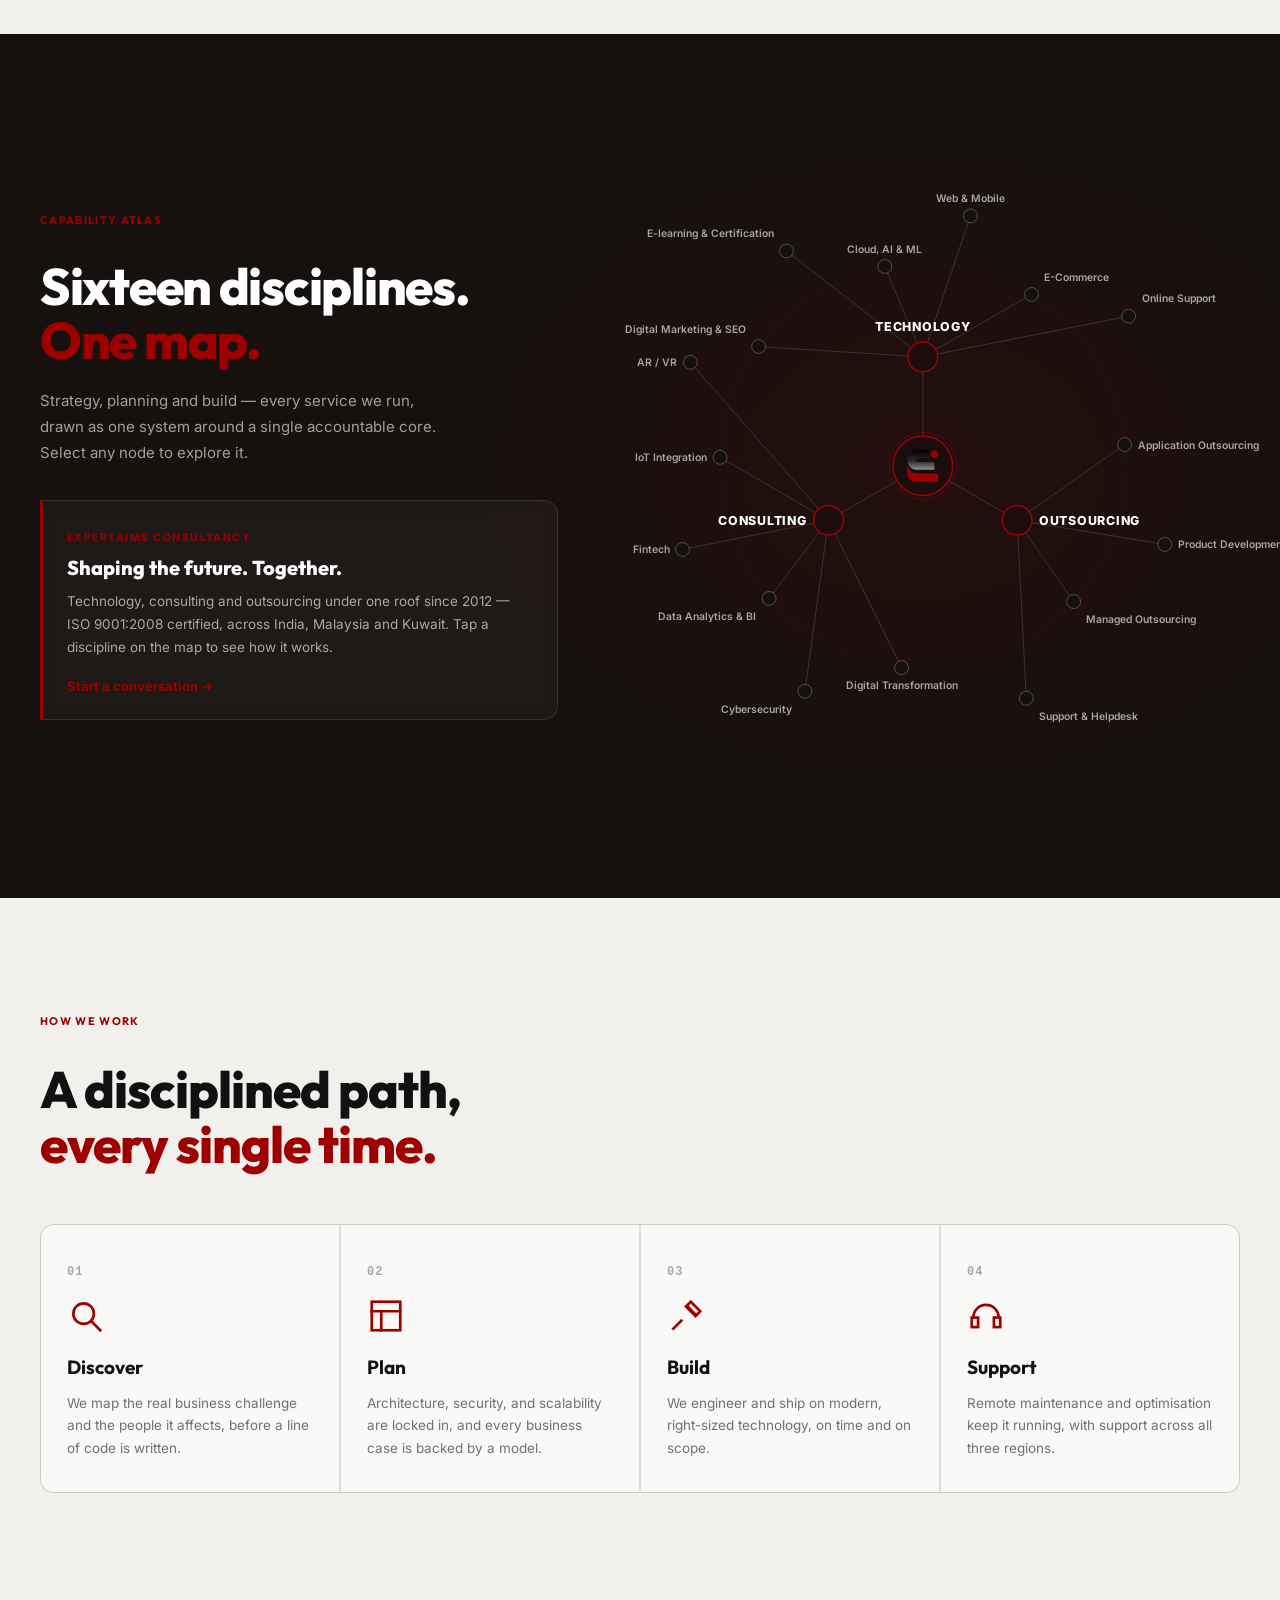
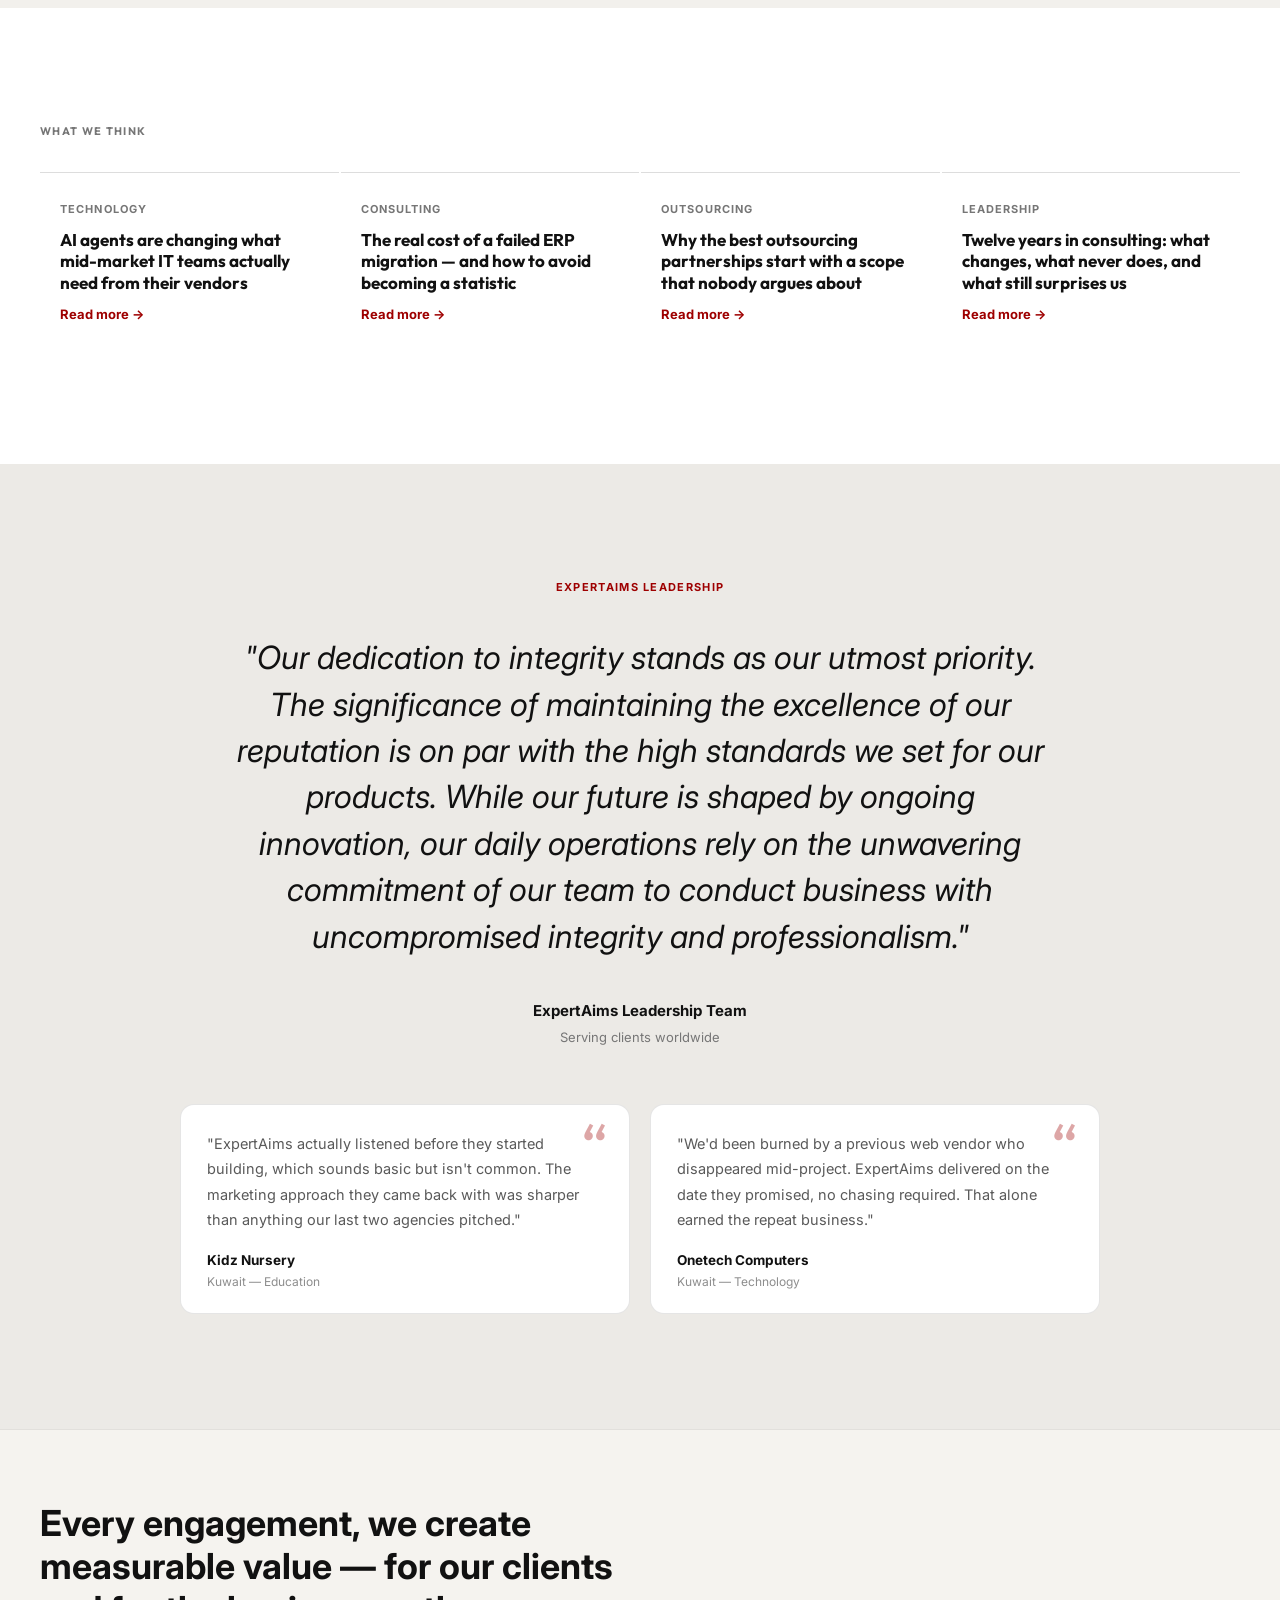
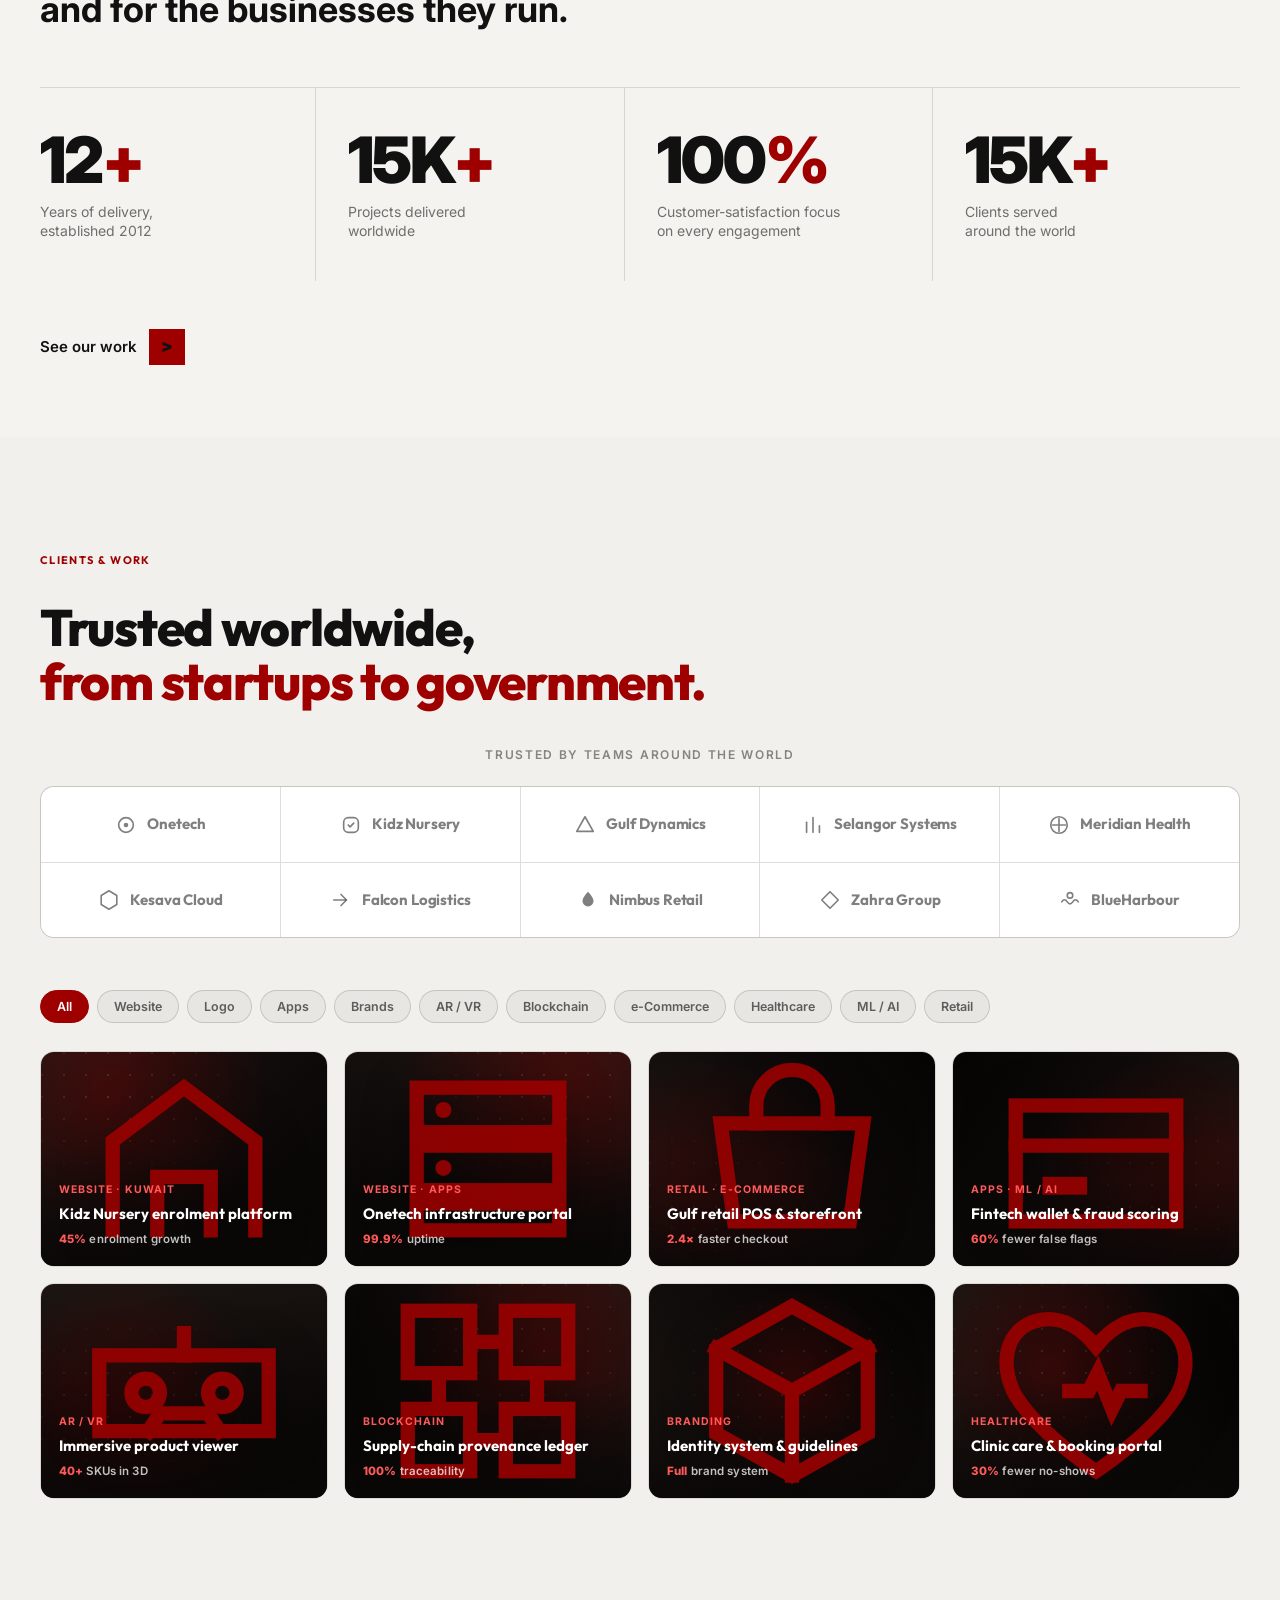
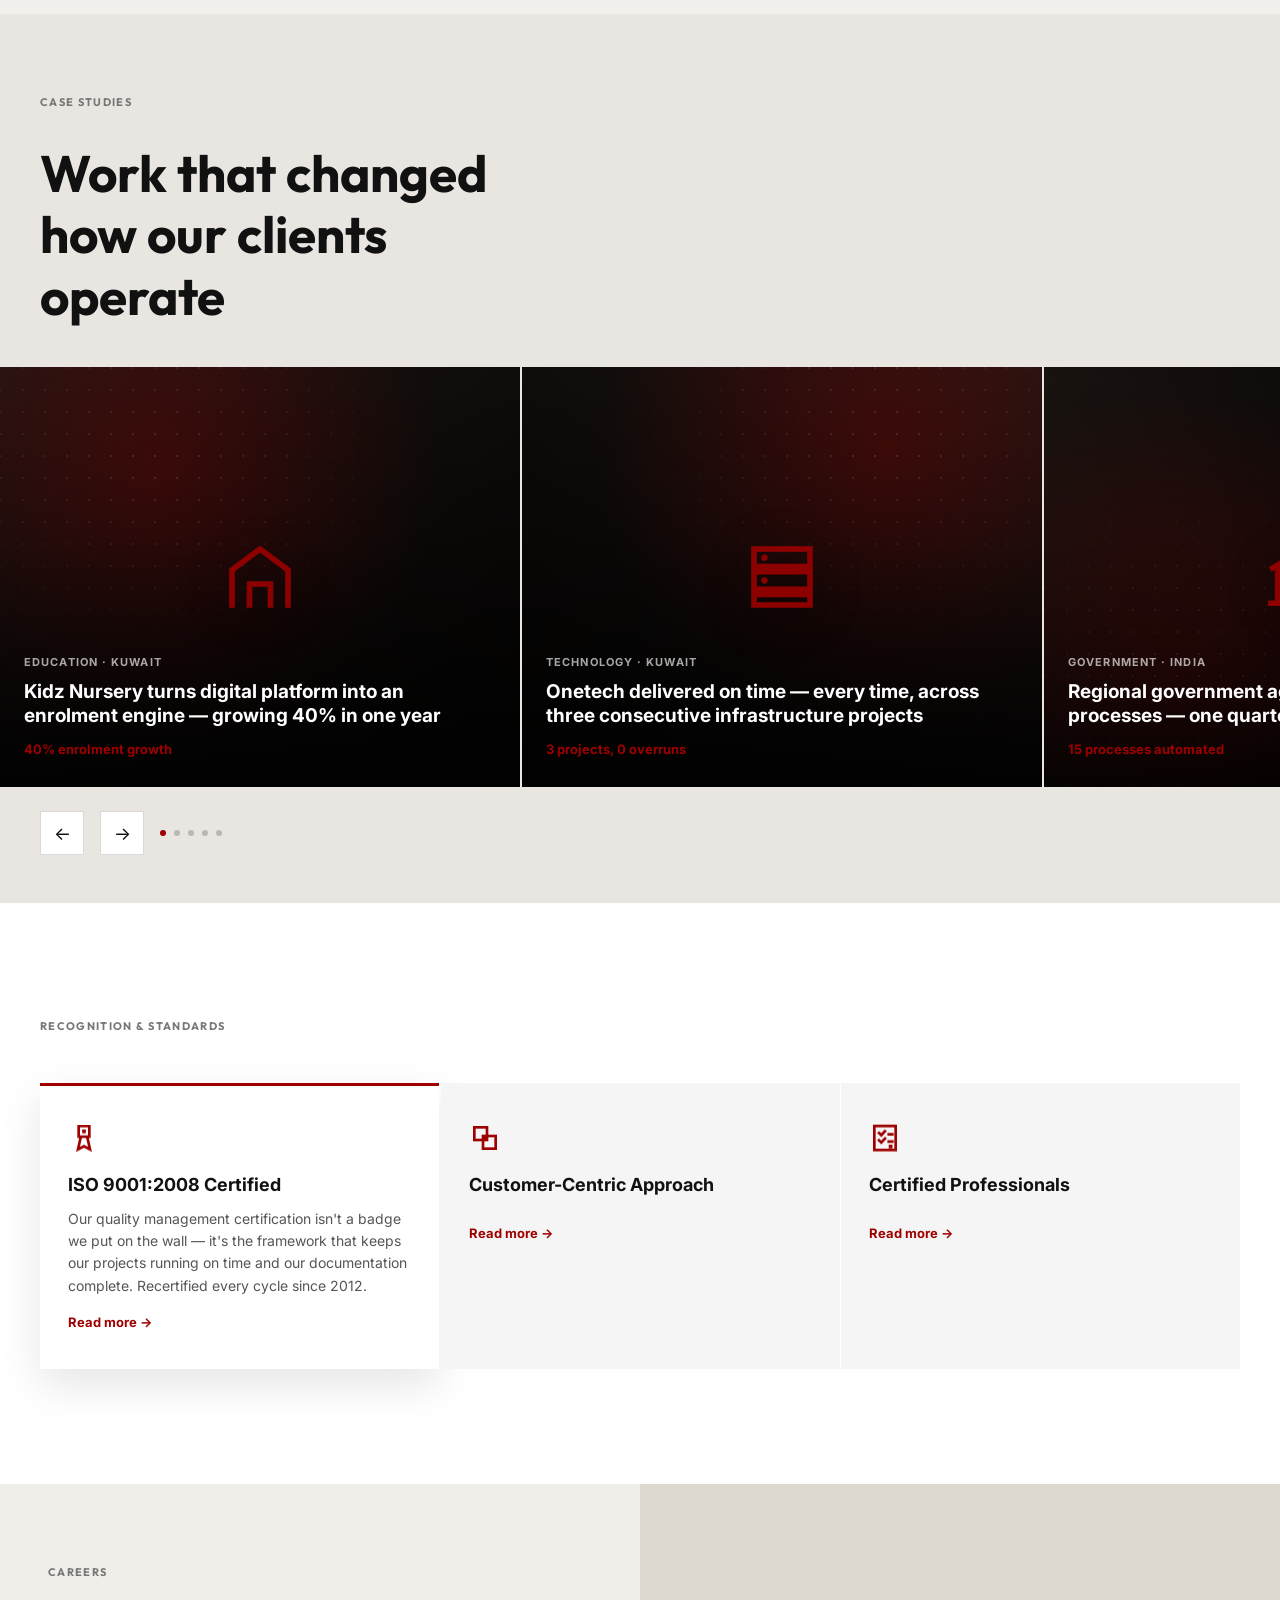
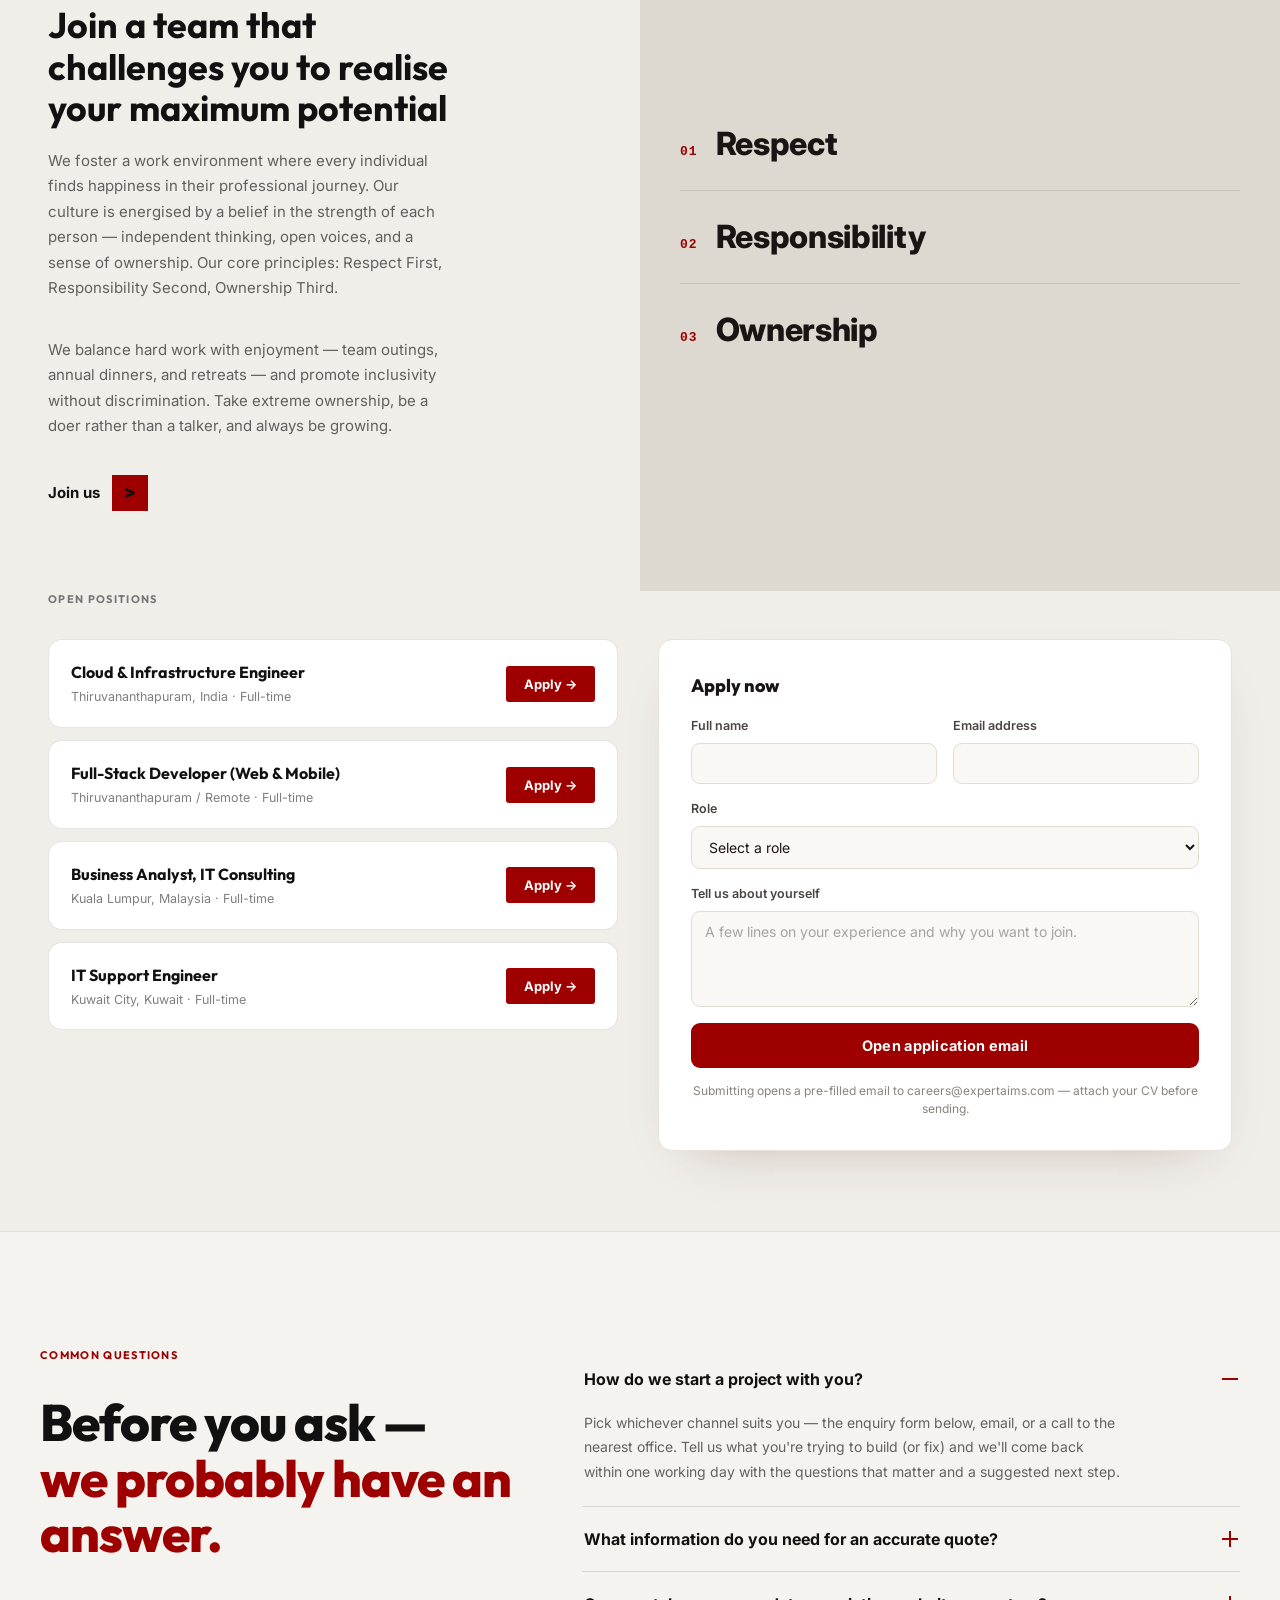
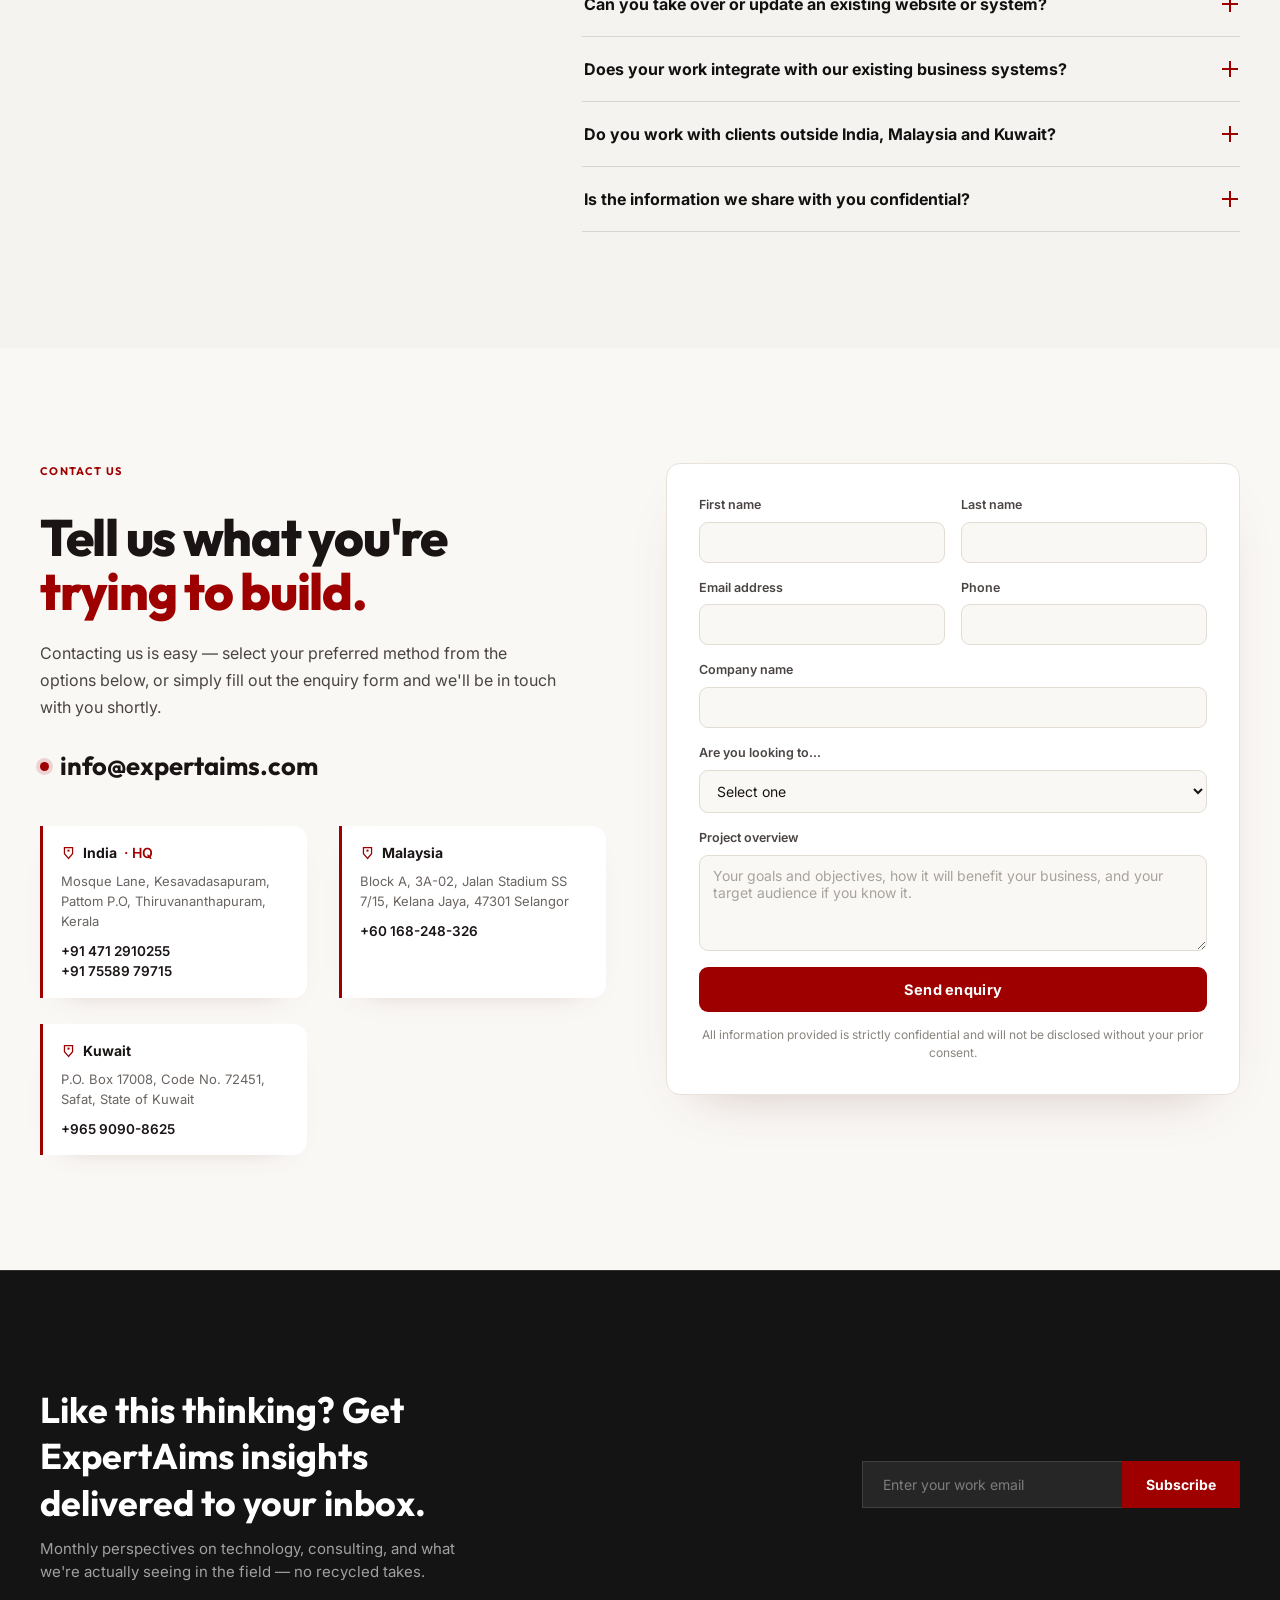
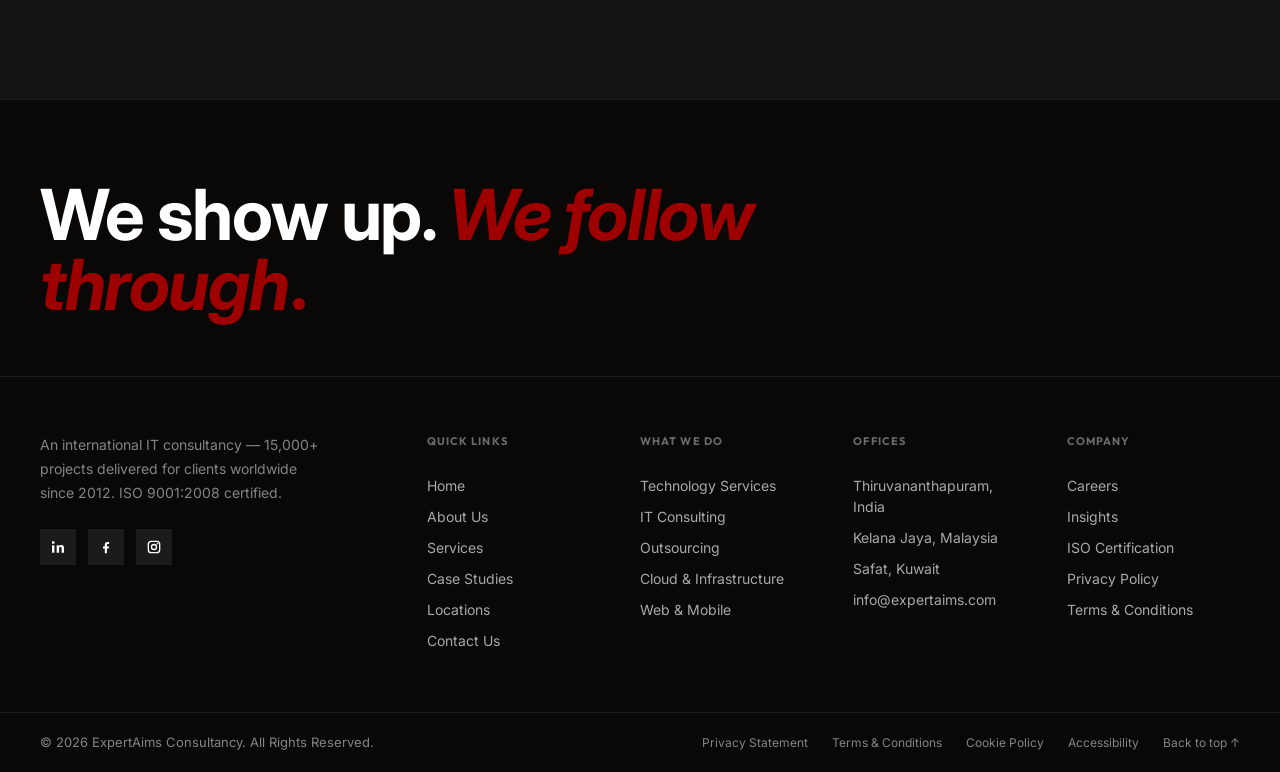
<file: v1.html>
<!DOCTYPE html>
<html lang="en">
<head>
<meta charset="UTF-8">
<meta name="viewport" content="width=device-width, initial-scale=1.0">
<title>ExpertAims Consultancy | We Show Up. We Follow Through.</title>
<meta name="description" content="ExpertAims is an international IT consultancy serving clients worldwide — over 15,000 projects delivered since 2012 across technology services, IT consulting, and outsourcing. ISO 9001:2008 certified.">
<meta name="keywords" content="IT consultancy, technology services, IT consulting, outsourcing, cloud infrastructure, web and mobile development, India, Malaysia, Kuwait">
<meta name="author" content="ExpertAims Consultancy">
<meta name="theme-color" content="#0a0807">
<link rel="canonical" href="https://www.expertaims.com/">
<!-- Open Graph -->
<meta property="og:type" content="website">
<meta property="og:site_name" content="ExpertAims Consultancy">
<meta property="og:title" content="ExpertAims Consultancy | We Show Up. We Follow Through.">
<meta property="og:description" content="An international IT consultancy — 15,000+ projects delivered for clients worldwide. No buzzword soup, just projects that ship.">
<meta property="og:url" content="https://www.expertaims.com/">
<meta property="og:image" content="https://www.expertaims.com/assets/brand/og-image.png">
<meta property="og:image:width" content="1200">
<meta property="og:image:height" content="630">
<!-- Twitter -->
<meta name="twitter:card" content="summary_large_image">
<meta name="twitter:title" content="ExpertAims Consultancy | We Show Up. We Follow Through.">
<meta name="twitter:description" content="An international IT consultancy — 15,000+ projects delivered for clients worldwide.">
<meta name="twitter:image" content="https://www.expertaims.com/assets/brand/og-image.png">
<link rel="icon" type="image/svg+xml" href="assets/brand/logo-e.svg">
<link rel="icon" type="image/png" sizes="32x32" href="assets/brand/favicon-32.png">
<link rel="apple-touch-icon" sizes="180x180" href="assets/brand/apple-touch-icon.png">
<link rel="preconnect" href="https://fonts.googleapis.com">
<link rel="preconnect" href="https://fonts.gstatic.com" crossorigin>
<link href="https://fonts.googleapis.com/css2?family=Inter:ital,wght@0,300;0,400;0,500;0,600;0,700;0,800;0,900;1,400;1,700&family=Outfit:wght@500;600;700;800;900&display=swap" rel="stylesheet">
<script>
// Theme: stored choice wins; otherwise follow the OS setting live.
(function () {
  var mq = window.matchMedia('(prefers-color-scheme: light)');
  function apply(theme) {
    document.documentElement.setAttribute('data-theme', theme);
    var meta = document.querySelector('meta[name="theme-color"]');
    if (meta) meta.setAttribute('content', theme === 'light' ? '#f5f5f5' : '#0a0807');
  }
  window.__applyTheme = apply;
  var stored = null;
  try { stored = localStorage.getItem('theme'); } catch (e) {}
  apply(stored === 'light' || stored === 'dark' ? stored : (mq.matches ? 'light' : 'dark'));
  mq.addEventListener('change', function (e) {
    var s = null;
    try { s = localStorage.getItem('theme'); } catch (err) {}
    if (s !== 'light' && s !== 'dark') apply(e.matches ? 'light' : 'dark');
  });
})();
</script>
<style>
:root {
  /* editorial scale: one display size for section heads, one for band heads */
  --disp-1: clamp(34px, 4vw, 56px);
  --disp-2: clamp(26px, 2.8vw, 40px);
  --r-card: 14px;
  --pad-section: clamp(76px, 9vw, 116px);
  --accent: #9E0000;
  --accent-hover: #6F0000;
  --black: #0a0807;
  --dark: #0d0d0d;
  --dark2: #141414;
  --white: #ffffff;
  --off-white: #f0ede8;
  --light-gray: #f5f5f5;
  --mid-gray: #767676;
  --border-dark: rgba(255,255,255,0.12);
  --border-light: #ddd;
  --font: 'Inter', -apple-system, 'Helvetica Neue', Arial, sans-serif;
  --font-display: 'Outfit', 'Inter', -apple-system, sans-serif;
}

*, *::before, *::after { box-sizing: border-box; margin: 0; padding: 0; }
html { font-size: 16px; }
@media (prefers-reduced-motion: no-preference) { html { scroll-behavior: smooth; } }
body { font-family: var(--font); background: var(--black); color: var(--white); overflow-x: hidden; line-height: 1.5; -webkit-font-smoothing: antialiased; }
a { color: inherit; text-decoration: none; }
h1, h2, h3, h4, .hero-headline h1, .section-eyebrow { font-family: var(--font-display); }
button { font-family: var(--font); border: none; cursor: pointer; background: none; }
img { display: block; max-width: 100%; }
::-webkit-scrollbar { width: 4px; height: 4px; }
::-webkit-scrollbar-thumb { background: var(--accent); }
::selection { background: var(--accent); color: #fff; }

/* ─────────────────── NAV ─────────────────── */
#nav {
  position: fixed; top: 0; left: 0; right: 0; z-index: 100;
  background: #ffffff;
  border-bottom: 1px solid rgba(0,0,0,0.07);
  box-shadow: 0 2px 20px rgba(0,0,0,0.06);
  height: 64px; display: flex; align-items: center;
  padding: 0 40px; gap: 0;
}

.nav-logo {
  position: relative; display: flex; align-items: center;
  flex-shrink: 0; height: 64px;
  min-width: 210px;
  cursor: pointer; overflow: visible;
}
.logo-e {
  height: 38px; width: auto; display: block;
  transition: opacity 0.4s cubic-bezier(.22,1,.36,1), transform 0.4s cubic-bezier(.22,1,.36,1);
  position: relative; z-index: 1;
}
.logo-full {
  position: absolute; left: 0; top: 50%;
  height: 34px; width: auto; max-width: none;
  transform: translateY(-50%) translateX(-8px) scale(0.92);
  opacity: 0; pointer-events: none;
  transition: opacity 0.45s cubic-bezier(.22,1,.36,1), transform 0.45s cubic-bezier(.22,1,.36,1);
  z-index: 2;
}
.nav-logo:hover .logo-e { opacity: 0; transform: translateX(12px) scale(0.88); }
.nav-logo:hover .logo-full { opacity: 1; transform: translateY(-50%) translateX(0px) scale(1); }

.nav-links { display: flex; align-items: center; flex: 1; justify-content: center; }
.nav-link {
  display: flex; align-items: center; gap: 5px;
  padding: 0 18px; height: 64px;
  font-size: 15px; font-weight: 500; color: #222;
  cursor: pointer; white-space: nowrap; text-decoration: none;
  border-bottom: 2px solid transparent;
  transition: border-color 0.15s, color 0.15s;
  position: relative;
}
.nav-link:hover { border-bottom-color: var(--accent); color: var(--accent); }
.nav-link svg { width: 12px; height: 12px; opacity: 0.5; flex-shrink: 0; }

.nav-right { display: flex; align-items: center; gap: 24px; margin-left: auto; }
.nav-cta-btn {
  display: inline-flex; align-items: center;
  padding: 9px 22px; border: 1px solid var(--accent);
  background: var(--accent); color: #fff; font-size: 14px; font-weight: 600;
  border-radius: 3px; text-decoration: none;
  transition: background 0.2s, border-color 0.2s;
  letter-spacing: 0.02em;
}
.nav-cta-btn:hover { background: var(--accent-hover); border-color: var(--accent-hover); }


/* ─────────────────── HERO ─────────────────── */
#hero {
  background: var(--black); min-height: 100dvh;
  padding-top: 64px; /* nav offset */
  display: flex; flex-direction: column;
  position: relative; overflow: hidden;
}

.hero-main {
  flex: 1; display: flex; align-items: center;
  padding: 64px 40px 48px;
  position: relative; min-height: calc(100dvh - 64px - 280px);
}

/* subtle particle texture */
.hero-particles {
  position: absolute; inset: 0; pointer-events: none;
  background-image:
    radial-gradient(circle at 1px 1px, rgba(255,255,255,0.06) 1px, transparent 0);
  background-size: 48px 48px;
  mask-image: radial-gradient(ellipse at 40% 50%, black 0%, transparent 70%);
}
/* subtle red glow */
.hero-glow {
  position: absolute; inset: 0; pointer-events: none;
  background: radial-gradient(ellipse 60% 80% at 25% 50%, rgba(111,0,0,0.15) 0%, transparent 70%);
}

.hero-headline {
  position: relative; z-index: 1;
  flex: 0 0 60%; max-width: 60%;
}
.hero-headline h1, .hero-headline .hero-h {
  font-size: clamp(68px, 7.5vw, 115px);
  font-weight: 900; line-height: 0.88;
  letter-spacing: -0.025em; text-transform: uppercase;
  color: var(--white);
  position: relative; z-index: 1; text-wrap: balance;
}
.hero-headline h1 .accent-word, .hero-headline .hero-h .accent-word {
  color: var(--accent); font-style: normal; white-space: nowrap;
  position: relative; display: inline-block;
}

/* ── Hero headline slider ── */
.hero-bgs { position: absolute; inset: 0; overflow: hidden; pointer-events: none; }
.hero-bg {
  position: absolute; inset: 0;
  background-size: cover; background-position: center;
  opacity: 0; transform: scale(1.07);
  transition: opacity 0.9s ease, transform 7.5s ease;
}
.hero-bg.active { opacity: 1; transform: scale(1); }
.hero-bgs::after {
  content: ''; position: absolute; inset: 0;
  background: linear-gradient(100deg, rgba(10,8,7,0.94) 0%, rgba(10,8,7,0.8) 42%, rgba(10,8,7,0.55) 100%);
}
.hero-slides { display: grid; }
/* keep headline text clear of the 3D logo column on wide screens */
@media (min-width: 1025px) {
  .hero-slides { padding-right: 280px; }
}
.hero-slide {
  grid-area: 1 / 1;
  opacity: 0; transform: translateY(14px);
  transition: opacity 0.55s cubic-bezier(.22,1,.36,1), transform 0.55s cubic-bezier(.22,1,.36,1);
  pointer-events: none;
}
.hero-slide.active { opacity: 1; transform: none; pointer-events: auto; }
.hero-slide-sub {
  margin-top: 22px; font-size: 16px; line-height: 1.6;
  color: rgba(255,255,255,0.62); max-width: 46ch;
}
.hero-slide-nav {
  display: flex; align-items: center; gap: 18px;
  margin-top: 38px; position: relative; z-index: 1;
}
.hs-arrow {
  width: 38px; height: 38px; flex-shrink: 0;
  display: flex; align-items: center; justify-content: center;
  border: 1px solid rgba(255,255,255,0.25); color: rgba(255,255,255,0.85);
  font-size: 16px; background: transparent; border-radius: 3px;
  transition: background 0.2s, border-color 0.2s, color 0.2s;
}
.hs-arrow:hover { background: var(--accent); border-color: var(--accent); color: #fff; }
.hs-dots { display: flex; gap: 8px; align-items: center; }
.hs-dot {
  width: 26px; height: 3px; border-radius: 2px; padding: 0;
  background: rgba(255,255,255,0.22);
  transition: background 0.25s, width 0.25s;
}
.hs-dot:hover { background: rgba(255,255,255,0.45); }
.hs-dot.active { width: 44px; background: var(--accent); }

/* 3D extruded logo */
#logo3dWrap {
  position: absolute; top: 50%; right: 4%; z-index: 0;
  transform: translateY(-50%);
  width: 230px; height: 230px;
  perspective: 520px;
  pointer-events: none;
}
#logo3dScene {
  width: 100%; height: 100%;
  transform-style: preserve-3d;
  animation: logo3dFloat 9s ease-in-out infinite;
  position: relative;
}
@keyframes logo3dFloat {
  0%, 100% { transform: rotateY(24deg) rotateX(-10deg) translateY(0px); }
  50%       { transform: rotateY(24deg) rotateX(-10deg) translateY(-13px); }
}
.l3d {
  position: absolute; inset: 0;
  background-size: 78%;
  background-repeat: no-repeat;
  background-position: center;
}
#logo3dGlow {
  position: absolute; inset: -20px;
  background: radial-gradient(ellipse, rgba(158,0,0,0.22) 0%, transparent 70%);
  animation: logo3dFloat 9s ease-in-out infinite;
  pointer-events: none; z-index: 0;
}
@media (max-width: 1024px) { #logo3dWrap, #logo3dGlow { display: none; } }



.hero-panel {
  position: relative; z-index: 1;
  flex: 0 0 36%; margin-left: auto; max-width: 380px;
  background: rgba(255,255,255,0.04); backdrop-filter: blur(10px); -webkit-backdrop-filter: blur(10px);
  border: 1px solid rgba(255,255,255,0.08);
  padding: 28px; border-radius: 2px;
  transition: transform 0.3s ease, border-color 0.3s ease;
}
.hero-panel:hover {
  border-color: rgba(158,0,0,0.4);
  transform: translateY(-3px);
}
.hero-panel-bar { width: 40px; height: 3px; background: var(--accent); margin-bottom: 28px; transition: width 0.4s ease; }
.hero-panel:hover .hero-panel-bar { width: 64px; }
.hero-panel h2 {
  font-size: 22px; font-weight: 600; color: var(--white);
  line-height: 1.3; margin-bottom: 18px;
}
.hero-panel p {
  font-size: 15px; color: rgba(255,255,255,0.72);
  line-height: 1.7; margin-bottom: 32px;
}
.hero-cta {
  display: inline-flex; align-items: center; gap: 10px;
  font-size: 15px; font-weight: 600; color: var(--white);
  cursor: pointer; transition: gap 0.2s; text-decoration: none;
}
.hero-cta:hover { gap: 16px; }
.hero-cta-arrow { font-size: 20px; color: var(--accent); transition: transform 0.2s; }
.hero-cta:hover .hero-cta-arrow { transform: translateX(4px); }


/* ── Animated gradient blobs (ShaderGradient-inspired) ── */
.hero-grad-blob {
  position: absolute; border-radius: 50%; pointer-events: none;
  will-change: transform;
}
.blob1 {
  width: 800px; height: 800px;
  background: radial-gradient(circle, rgba(158,0,0,0.52) 0%, rgba(105,4,4,0.2) 40%, transparent 70%);
  top: -260px; left: -180px;
  filter: blur(90px);
  animation: blob1move 14s ease-in-out infinite alternate;
}
.blob2 {
  width: 550px; height: 550px;
  background: radial-gradient(circle, rgba(80,2,2,0.45) 0%, transparent 70%);
  bottom: -80px; right: 5%;
  filter: blur(70px);
  animation: blob2move 11s ease-in-out infinite alternate;
}
.blob3 {
  width: 380px; height: 380px;
  background: radial-gradient(circle, rgba(180,10,10,0.28) 0%, transparent 70%);
  top: 45%; left: 38%;
  filter: blur(60px);
  animation: blob3move 16s ease-in-out infinite alternate;
}
.blob4 {
  width: 300px; height: 300px;
  background: radial-gradient(circle, rgba(30,0,0,0.6) 0%, transparent 70%);
  top: 20%; right: 20%;
  filter: blur(50px);
  animation: blob4move 9s ease-in-out infinite alternate;
}
@keyframes blob1move {
  from { transform: translate(0, 0) scale(1); }
  to   { transform: translate(90px, 70px) scale(1.18); }
}
@keyframes blob2move {
  from { transform: translate(0, 0) scale(1); }
  to   { transform: translate(-70px, -55px) scale(1.12); }
}
@keyframes blob3move {
  from { transform: translate(0, 0) scale(1); }
  to   { transform: translate(-50px, 35px) scale(0.88); }
}
@keyframes blob4move {
  from { transform: translate(0, 0) scale(1); }
  to   { transform: translate(40px, -30px) scale(1.08); }
}

/* ── Grain noise overlay (ShaderGradient-inspired texture) ── */
.hero-grain {
  position: absolute; inset: 0; pointer-events: none; z-index: 3;
  opacity: 0.32;
  background-image: url("data:image/svg+xml,%3Csvg xmlns='http://www.w3.org/2000/svg' width='300' height='300'%3E%3Cfilter id='g'%3E%3CfeTurbulence type='fractalNoise' baseFrequency='0.75' numOctaves='4' stitchTiles='stitch'/%3E%3C/filter%3E%3Crect width='300' height='300' filter='url(%23g)' opacity='1'/%3E%3C/svg%3E");
  background-repeat: repeat;
  background-size: 200px 200px;
  mix-blend-mode: overlay;
}

/* ── Hero CTA buttons (flair.ai-inspired dual CTA) ── */
.hero-btn-row {
  display: flex; gap: 14px; margin-top: 44px; flex-wrap: wrap; align-items: center;
}
.btn-primary {
  display: inline-flex; align-items: center; gap: 10px;
  background: var(--accent); color: var(--white);
  padding: 15px 30px; font-size: 15px; font-weight: 700;
  font-family: var(--font); border-radius: 3px;
  transition: background 0.2s, transform 0.2s, box-shadow 0.2s;
  letter-spacing: 0.01em; cursor: pointer; border: none; text-decoration: none;
}
.btn-primary:hover { background: var(--accent-hover); transform: translateY(-2px); box-shadow: 0 8px 24px rgba(158,0,0,0.35); }
.btn-ghost {
  display: inline-flex; align-items: center; gap: 10px;
  background: transparent; color: rgba(255,255,255,0.85);
  padding: 14px 28px; font-size: 15px; font-weight: 600;
  font-family: var(--font); border: 1px solid rgba(255,255,255,0.28); border-radius: 3px;
  transition: border-color 0.2s, background 0.2s, transform 0.2s, color 0.2s;
  cursor: pointer; text-decoration: none; letter-spacing: 0.01em;
}
.btn-ghost:hover { border-color: rgba(255,255,255,0.75); background: rgba(255,255,255,0.06); transform: translateY(-2px); color: #fff; }

/* ── Feature Showcase (flair.ai-inspired) ── */
#services {
  background: #070707;
  padding: var(--pad-section) 40px;
  position: relative; overflow: hidden;
}
#services::before {
  content: '';
  position: absolute; inset: 0;
  background: radial-gradient(ellipse 70% 60% at 50% 0%, rgba(158,0,0,0.07) 0%, transparent 65%);
  pointer-events: none;
}
.showcase-inner { max-width: 1200px; margin: 0 auto; }
.showcase-header { margin-bottom: 52px; }
.showcase-header h2 {
  font-size: var(--disp-1); font-weight: 800;
  line-height: 1.05; letter-spacing: -0.025em; margin-top: 14px; color: var(--white);
  text-wrap: balance;
}
.showcase-header h2 em { color: var(--accent); font-style: normal; }
.showcase-tabs {
  display: flex; gap: 0; margin-bottom: 40px;
  border-bottom: 1px solid rgba(255,255,255,0.09);
}
.stab {
  padding: 14px 30px; font-size: 13px; font-weight: 600;
  color: rgba(255,255,255,0.55); letter-spacing: 0.07em;
  text-transform: uppercase; border-bottom: 2px solid transparent;
  margin-bottom: -1px; transition: color 0.22s, border-color 0.22s;
  cursor: pointer; background: none; border-top: none; border-left: none; border-right: none;
  font-family: var(--font);
}
.stab.active, .stab:hover { color: var(--white); border-bottom-color: var(--accent); }
.showcase-panel { display: none; }
.showcase-panel.active {
  display: block;
  animation: panelIn 0.38s cubic-bezier(.22,1,.36,1);
}
@keyframes panelIn { from { opacity: 0; transform: translateY(14px); } to { opacity: 1; transform: none; } }
.svc-grid {
  display: grid; grid-template-columns: repeat(4, 1fr); gap: 20px;
}
.svc-grid.cols3 { grid-template-columns: repeat(3, 1fr); }
.svc-intro {
  font-size: 14.5px; color: rgba(255,255,255,0.55); line-height: 1.78;
  max-width: 76ch; margin-bottom: 28px;
}
.svc-card {
  background: rgba(255,255,255,0.035);
  border: 1px solid rgba(255,255,255,0.09);
  border-radius: var(--r-card); padding: 28px 24px;
  display: flex; flex-direction: column; gap: 10px;
  transition: border-color 0.22s, background 0.22s;
  position: relative; overflow: hidden;
}
.svc-card::before {
  content: ''; position: absolute; top: 0; left: 0; right: 0; height: 2px;
  background: linear-gradient(90deg, var(--accent) 0%, transparent 100%);
  opacity: 0; transition: opacity 0.22s;
}
.svc-card:hover { background: rgba(255,255,255,0.06); border-color: rgba(158,0,0,0.35); }
.svc-card:hover::before { opacity: 1; }
.svc-num { font-size: 10px; font-weight: 700; letter-spacing: 0.12em; color: var(--accent); text-transform: uppercase; }
.svc-card h3 { font-size: 17px; font-weight: 700; line-height: 1.25; color: var(--white); margin: 0; }
.svc-card p { font-size: 13.5px; color: rgba(255,255,255,0.52); line-height: 1.75; margin: 0; flex: 1; }
.svc-link { font-size: 13px; font-weight: 600; color: var(--accent); text-decoration: none; letter-spacing: 0.02em; margin-top: 4px; transition: gap 0.2s; display: inline-flex; align-items: center; gap: 6px; }
.svc-link:hover { gap: 10px; }
.showcase-frame {
  background: rgba(255,255,255,0.035);
  border: 1px solid rgba(255,255,255,0.09);
  border-radius: var(--r-card); padding: 32px;
  backdrop-filter: blur(10px); -webkit-backdrop-filter: blur(10px);
  position: relative; overflow: hidden;
}
.showcase-frame::before {
  content: ''; position: absolute; top: 0; left: 0; right: 0; height: 2px;
  background: linear-gradient(90deg, var(--accent) 0%, rgba(158,0,0,0.1) 100%);
}
.sf-metric { display: flex; align-items: baseline; gap: 10px; margin-bottom: 28px; }
.sf-metric-val { font-size: 48px; font-weight: 900; letter-spacing: -0.03em; color: var(--white); }
.sf-metric-label { font-size: 13px; color: rgba(255,255,255,0.45); line-height: 1.4; max-width: 120px; }
.sf-bar-row { margin-bottom: 14px; }
.sf-bar-label {
  font-size: 12px; color: rgba(255,255,255,0.45); margin-bottom: 7px;
  display: flex; justify-content: space-between;
}
.sf-bar { height: 3px; background: rgba(255,255,255,0.08); border-radius: 2px; overflow: hidden; }
.sf-bar-fill {
  height: 100%; border-radius: 2px;
  background: linear-gradient(90deg, var(--accent), rgba(200,50,50,0.7));
  transition: width 0.8s cubic-bezier(.22,1,.36,1);
}
.showcase-text {
  display: flex; flex-direction: column; justify-content: center;
  padding: 8px 0 8px 12px;
}
.showcase-text h3 {
  font-size: clamp(22px, 2.2vw, 32px); font-weight: 800;
  line-height: 1.15; margin-bottom: 16px; letter-spacing: -0.02em;
}
.showcase-text p { font-size: 15px; color: rgba(255,255,255,0.6); line-height: 1.8; margin-bottom: 28px; }
.showcase-steps { list-style: none; }
.showcase-steps li {
  font-size: 14px; color: rgba(255,255,255,0.5); padding: 11px 0;
  border-bottom: 1px solid rgba(255,255,255,0.06); display: flex; gap: 14px; align-items: flex-start;
  transition: color 0.2s;
}
.showcase-steps li:last-child { border-bottom: none; }
.showcase-steps li:hover { color: rgba(255,255,255,0.85); }
.step-num { color: var(--accent); font-weight: 800; font-size: 11px; flex-shrink: 0; margin-top: 2px; letter-spacing: 0.05em; }
@media (max-width: 768px) {
  .svc-grid, .svc-grid.cols3 { grid-template-columns: 1fr 1fr; }
  #services { padding: 60px 20px; }
}

/* ─── Content Cards Strip ─── */
.cards-strip {
  display: flex; gap: 2px;
  padding: 0 40px 40px; overflow-x: auto;
  scrollbar-width: none; position: relative; z-index: 1;
}
.cards-strip::-webkit-scrollbar { display: none; }

.c-card {
  flex: 0 0 calc(33.33% - 2px); min-height: 300px;
  padding: 28px 24px 24px; display: flex; flex-direction: column;
  position: relative; overflow: hidden;
}
.c-card-accent { background: #2a0808; }
.c-card-light { background: var(--off-white); color: #000; }
.c-card-img { background: #111; }

.c-card-tag {
  font-size: 11px; font-weight: 700; letter-spacing: 0.12em;
  text-transform: uppercase; margin-bottom: 24px; flex-shrink: 0;
}
.c-card-accent .c-card-tag { color: rgba(255,255,255,0.6); }
.c-card-light .c-card-tag { color: #666; }
.c-card-img .c-card-tag { color: rgba(255,255,255,0.8); }

.c-card h3 {
  font-size: 21px; font-weight: 700; line-height: 1.2;
  margin-top: auto; hyphens: auto;
}
.c-card-accent h3 { color: var(--white); }
.c-card-light h3 { color: #111; }
.c-card-img h3 { color: var(--white); position: relative; z-index: 1; }

.c-card-bg {
  position: absolute; inset: 0;
  background-size: cover; background-position: center;
}
.c-card-bg::after {
  content: ''; position: absolute; inset: 0;
  background: linear-gradient(160deg, rgba(0,0,0,0.3) 0%, rgba(0,0,0,0.65) 100%);
}

.c-card-illus {
  margin-top: 8px; opacity: 0.35;
  font-size: 11px; letter-spacing: 0.05em; color: #333;
}

/* ─────────────────── INSIGHTS CAROUSEL ─────────────────── */
#insights { background: var(--white); color: #000; padding: var(--pad-section) 40px; }
.section-eyebrow {
  font-size: 11px; font-weight: 700; letter-spacing: 0.12em;
  text-transform: uppercase; margin-bottom: 32px;
  color: var(--mid-gray);
}
.insights-grid {
  display: grid; grid-template-columns: repeat(4, 1fr); gap: 2px;
  margin-top: 8px;
}
.insight-card {
  padding: 28px 20px 24px; border-top: 1px solid #ddd;
  display: flex; flex-direction: column; gap: 12px;
  transition: background 0.2s; cursor: pointer;
  text-decoration: none; color: inherit;
}
.insight-card:hover { background: #faf8f5; }
.insight-tag {
  font-size: 11px; font-weight: 700; letter-spacing: 0.1em;
  text-transform: uppercase; color: var(--mid-gray);
}
.insight-card h4 {
  font-size: 17px; font-weight: 700; color: #111;
  line-height: 1.25; flex: 1;
}
.insight-link {
  font-size: 13px; font-weight: 700; color: var(--accent);
  display: flex; align-items: center; gap: 4px;
}

/* ─────────────────── QUOTE SECTION ─────────────────── */
#quote {
  background: var(--dark); padding: var(--pad-section) 40px;
  display: flex; flex-direction: column; align-items: center;
  text-align: center;
}
.quote-eyebrow {
  font-size: 11px; font-weight: 700; letter-spacing: 0.12em;
  text-transform: uppercase; color: var(--accent); margin-bottom: 40px;
}
.quote-text {
  font-size: clamp(22px, 2.5vw, 34px); font-weight: 400;
  font-style: italic; color: var(--white); line-height: 1.45;
  max-width: 820px; margin-bottom: 40px;
}
.quote-attr { display: flex; flex-direction: column; align-items: center; gap: 6px; }
.quote-attr-name { font-size: 15px; font-weight: 700; color: var(--white); }
.quote-attr-title { font-size: 13px; color: var(--mid-gray); }

/* ─────────────────── STATS / 360 VALUE ─────────────────── */
#stats {
  background: var(--dark2); padding: 72px 40px;
  border-top: 1px solid rgba(255,255,255,0.06);
}
.stats-heading {
  font-size: var(--disp-2); font-weight: 700;
  color: var(--white); max-width: 640px; line-height: 1.2;
  margin-bottom: 56px; text-wrap: balance;
}
.stats-heading em { color: var(--accent); font-style: normal; }
.stats-row { display: flex; gap: 0; border-top: 1px solid var(--border-dark); }
.stat-item {
  flex: 1; padding: 40px 32px 40px 0;
  border-right: 1px solid var(--border-dark);
}
.stat-item:last-child { border-right: none; padding-left: 32px; }
.stat-item:first-child { padding-left: 0; }
.stat-num {
  font-size: clamp(52px, 5vw, 80px); font-weight: 900;
  color: var(--white); line-height: 1; letter-spacing: -0.03em;
  margin-bottom: 10px;
}
.stat-num span { color: var(--accent); }
.stat-label { font-size: 14px; color: rgba(255,255,255,0.55); line-height: 1.4; }
.stats-link {
  display: inline-flex; align-items: center; gap: 12px;
  margin-top: 48px; font-size: 15px; font-weight: 600;
  color: var(--white); cursor: pointer;
}
.stats-link-box {
  width: 36px; height: 36px; background: var(--accent);
  display: flex; align-items: center; justify-content: center;
  font-size: 17px; font-weight: 900;
}

/* ─────────────────── CASE STUDIES ─────────────────── */
#cases { background: var(--black); padding: 80px 0 0; }
.cases-header { padding: 0 40px; margin-bottom: 40px; }
.cases-header .section-eyebrow { color: var(--mid-gray); }
.cases-header h2 {
  font-size: var(--disp-1); font-weight: 700;
  color: var(--white); max-width: 540px; line-height: 1.2;
}

.cases-carousel { position: relative; }
.cases-track {
  display: flex; overflow-x: auto; scrollbar-width: none;
  scroll-snap-type: x mandatory;
}
.cases-track::-webkit-scrollbar { display: none; }
.case-card {
  flex: 0 0 520px; height: 420px;
  scroll-snap-align: start; position: relative; overflow: hidden;
  margin-right: 2px; will-change: transform;
  transition: transform 0.15s ease-out;
  transform-style: preserve-3d; perspective: 800px;
}
.case-card-bg {
  position: absolute; inset: 0;
  transition: transform 0.5s ease;
  display: flex; align-items: center; justify-content: center;
}
.case-card:hover .case-card-bg { transform: scale(1.03); }
.case-card-overlay {
  position: absolute; inset: 0;
  background: linear-gradient(to top, rgba(0,0,0,0.85) 0%, rgba(0,0,0,0.2) 60%, transparent 100%);
}
.case-card-body {
  position: absolute; bottom: 0; left: 0; right: 0;
  padding: 28px 24px;
}
.case-card-tag {
  font-size: 11px; font-weight: 700; letter-spacing: 0.1em;
  text-transform: uppercase; color: rgba(255,255,255,0.65);
  margin-bottom: 10px;
}
.case-card-title {
  font-size: 19px; font-weight: 700; color: var(--white);
  line-height: 1.25; margin-bottom: 12px;
}
.case-card-stat {
  font-size: 13px; color: var(--accent); font-weight: 700;
}

.cases-controls {
  display: flex; align-items: center; gap: 16px;
  padding: 24px 40px 48px;
}
.cases-btn {
  width: 44px; height: 44px; background: var(--dark2);
  display: flex; align-items: center; justify-content: center;
  font-size: 18px; cursor: pointer; color: var(--white);
  border: 1px solid var(--border-dark);
  transition: background 0.2s;
}
.cases-btn:hover { background: var(--accent); border-color: var(--accent); }
.cases-dots { display: flex; gap: 8px; align-items: center; }
.cases-dot {
  width: 6px; height: 6px; border-radius: 50%;
  background: var(--border-dark); cursor: pointer; transition: background 0.2s;
}
.cases-dot.active { background: var(--accent); }

/* ─────────────────── AWARDS ─────────────────── */
#awards { background: var(--white); color: #000; padding: var(--pad-section) 40px; }
.awards-eyebrow { margin-bottom: 48px; }
.awards-grid { display: grid; grid-template-columns: repeat(3, 1fr); gap: 2px; }
.award-card {
  padding: 36px 28px; background: var(--light-gray);
  cursor: pointer; transition: background 0.2s, transform 0.15s ease-out, box-shadow 0.2s;
  border-top: 3px solid transparent;
  will-change: transform; transform-style: preserve-3d;
}
.award-card.active, .award-card:hover {
  background: #fff; border-top-color: var(--accent);
  box-shadow: 0 16px 40px rgba(0,0,0,0.1);
}
.award-icon { margin-bottom: 20px; }
.award-icon svg { width: 32px; height: 32px; color: var(--accent); display: block; }
.award-title { font-size: 18px; font-weight: 700; color: #111; line-height: 1.2; margin-bottom: 12px; }
.award-body {
  font-size: 14px; color: #555; line-height: 1.6;
  max-height: 0; overflow: hidden; transition: max-height 0.4s ease;
}
.award-card.active .award-body, .award-card:hover .award-body {
  max-height: 200px;
}
.award-toggle {
  display: flex; align-items: center; gap: 6px;
  font-size: 13px; font-weight: 700; color: var(--accent);
  margin-top: 16px;
}

/* ─────────────────── CAREERS ─────────────────── */
#careers-section { background: var(--black); }
.careers-inner {
  display: grid; grid-template-columns: 1fr 1fr; min-height: 480px;
}
.careers-text {
  padding: 80px 48px; display: flex; flex-direction: column; justify-content: center;
}
.careers-text .section-eyebrow { color: var(--mid-gray); margin-bottom: 24px; }
.careers-text h2 {
  font-size: var(--disp-2); font-weight: 700; color: var(--white);
  line-height: 1.15; margin-bottom: 20px; max-width: 420px;
}
.careers-text p {
  font-size: 15px; color: rgba(255,255,255,0.65); line-height: 1.7;
  max-width: 400px; margin-bottom: 36px;
}
.careers-cta {
  display: inline-flex; align-items: center; gap: 12px;
  font-size: 15px; font-weight: 700; color: var(--white); cursor: pointer;
}
.careers-cta-box {
  width: 36px; height: 36px; background: var(--accent);
  display: flex; align-items: center; justify-content: center;
  font-size: 17px; font-weight: 900; transition: background 0.2s;
}
.careers-cta:hover .careers-cta-box { background: var(--accent-hover); }
.careers-img {
  position: relative; overflow: hidden;
  background: var(--dark2);
}
.careers-img img {
  width: 100%; height: 100%; object-fit: cover; opacity: 0.75;
  transition: transform 0.5s;
}
.careers-img:hover img { transform: scale(1.03); }

/* ─────────────────── NEWS ─────────────────── */
#news { background: var(--white); color: #000; padding: var(--pad-section) 40px; }
.news-header {
  display: flex; align-items: flex-end; justify-content: space-between;
  margin-bottom: 40px;
}
.news-header h2 {
  font-size: var(--disp-2); font-weight: 700; color: #111;
}
.news-all { font-size: 14px; font-weight: 700; color: var(--accent); text-decoration: none; }

.news-list { display: flex; flex-direction: column; }
.news-item {
  display: grid; grid-template-columns: 120px 1fr auto;
  align-items: start; gap: 24px;
  padding: 22px 0; border-top: 1px solid var(--border-light);
  cursor: pointer; transition: background 0.15s;
  text-decoration: none; color: inherit;
}
.news-item:hover { background: #faf8f5; margin: 0 -8px; padding-left: 8px; padding-right: 8px; }
.news-item:last-child { border-bottom: 1px solid var(--border-light); }
.news-date { font-size: 13px; color: var(--mid-gray); padding-top: 2px; }
.news-title { font-size: 15px; font-weight: 600; color: #111; line-height: 1.4; }
.news-source { font-size: 12px; color: var(--mid-gray); margin-top: 4px; }
.news-arrow {
  font-size: 18px; color: var(--accent); font-weight: 700; padding-top: 2px;
}

/* ─────────────────── STAY AHEAD ─────────────────── */
#stay-ahead {
  background: var(--dark2); padding: var(--pad-section) 40px;
  display: flex; align-items: center; justify-content: space-between; gap: 48px;
  border-top: 1px solid var(--border-dark);
}
.stay-text h2 {
  font-size: var(--disp-2); font-weight: 700; color: var(--white);
  line-height: 1.3; margin-bottom: 12px; max-width: 480px;
}
.stay-text p { font-size: 15px; color: rgba(255,255,255,0.6); max-width: 420px; }
.stay-form { display: flex; gap: 0; flex-shrink: 0; }
.stay-input {
  padding: 14px 20px; background: rgba(255,255,255,0.08);
  border: 1px solid var(--border-dark); border-right: none;
  color: var(--white); font-size: 14px; font-family: var(--font);
  min-width: 260px; outline: none;
}
.stay-input::placeholder { color: rgba(255,255,255,0.4); }
.stay-submit {
  padding: 14px 24px; background: var(--accent); color: var(--white);
  font-size: 14px; font-weight: 700; cursor: pointer;
  transition: background 0.2s; white-space: nowrap;
}
.stay-submit:hover { background: var(--accent-hover); }

/* ─────────────────── FOOTER ─────────────────── */
footer {
  background: var(--black); color: var(--white);
  border-top: 1px solid rgba(255,255,255,0.08);
}
.footer-brand {
  padding: 80px 40px 56px;
  border-bottom: 1px solid rgba(255,255,255,0.08);
}
.footer-tagline {
  font-size: clamp(40px, 5.5vw, 80px); font-weight: 700;
  color: var(--white); line-height: 1.0; letter-spacing: -0.02em;
  max-width: 800px;
}
.footer-tagline em { font-style: italic; color: var(--accent); }

.footer-main {
  display: grid; grid-template-columns: 2fr 1fr 1fr 1fr 1fr;
  gap: 40px; padding: 56px 40px;
  border-bottom: 1px solid rgba(255,255,255,0.08);
}
.footer-about { max-width: 280px; }
.footer-about p {
  font-size: 14px; color: rgba(255,255,255,0.5);
  line-height: 1.7; margin-bottom: 24px;
}
.footer-socials { display: flex; gap: 12px; }
.footer-social {
  width: 36px; height: 36px; background: rgba(255,255,255,0.08);
  display: flex; align-items: center; justify-content: center;
  font-size: 14px; transition: background 0.2s; cursor: pointer;
}
.footer-social:hover { background: var(--accent); }

.footer-col h4 {
  font-size: 11px; font-weight: 700; letter-spacing: 0.1em;
  text-transform: uppercase; color: rgba(255,255,255,0.4);
  margin-bottom: 20px;
}
.footer-col a {
  display: block; font-size: 14px; color: rgba(255,255,255,0.65);
  padding: 5px 0; transition: color 0.15s;
}
.footer-col a:hover { color: var(--white); }

.footer-bottom {
  display: flex; align-items: center; justify-content: space-between;
  padding: 20px 40px; flex-wrap: wrap; gap: 12px;
}
.footer-copy { font-size: 13px; color: rgba(255,255,255,0.5); }
.footer-legal { display: flex; gap: 24px; flex-wrap: wrap; }
.footer-legal a {
  font-size: 12px; color: rgba(255,255,255,0.5);
  transition: color 0.15s;
}
.footer-legal a:hover { color: rgba(255,255,255,0.8); }

/* ─────────────────── RESPONSIVE ─────────────────── */
@media (max-width: 1024px) {
  .hero-headline { flex: 0 0 55%; }
  .hero-panel { flex: 0 0 40%; }
  .insights-grid { grid-template-columns: repeat(2, 1fr); }
  .footer-main { grid-template-columns: 1fr 1fr 1fr; }
}
@media (max-width: 768px) {
  #nav { padding: 0 20px; }
  .nav-links { display: none; }
  .hero-main { flex-direction: column; gap: 40px; padding: 40px 20px 32px; }
  .hero-headline { flex: none; max-width: none; }
  .hero-headline h1, .hero-headline .hero-h { font-size: clamp(48px, 12vw, 80px); }
  .hero-panel { max-width: none; margin-left: 0; }
  .cards-strip { padding: 0 20px 32px; }
  .c-card { flex: 0 0 280px; }
  #insights, #quote, #stats, #awards, #news, #stay-ahead { padding: 60px 20px; }
  .stats-row { flex-direction: column; }
  .stat-item { padding: 24px 0; border-right: none; border-bottom: 1px solid var(--border-dark); }
  .awards-grid { grid-template-columns: 1fr; }
  .careers-inner { grid-template-columns: 1fr; }
  .careers-img { min-height: 280px; }
  .insights-grid { grid-template-columns: 1fr; }
  .footer-main { grid-template-columns: 1fr 1fr; }
  .news-item { grid-template-columns: 100px 1fr; }
  .news-arrow { display: none; }
  #stay-ahead { flex-direction: column; }
  .stay-form { flex-direction: column; width: 100%; }
  .stay-input { min-width: 0; width: 100%; }
  .footer-tagline { font-size: clamp(32px, 8vw, 56px); }
}
@media (max-width: 640px) {
  .svc-grid, .svc-grid.cols3 { grid-template-columns: 1fr; }
}


/* ── Careers vacancies + apply ── */
.vacancies { padding: 0 48px 80px; }
.vac-grid { display: grid; grid-template-columns: 1.1fr 0.9fr; gap: 40px; margin-top: 22px; align-items: start; }
.vacancy {
  display: flex; justify-content: space-between; align-items: center; gap: 16px;
  padding: 20px 22px; margin-bottom: 12px; border-radius: var(--r-card);
  background: rgba(255,255,255,0.03); border: 1px solid rgba(255,255,255,0.1);
  transition: border-color 0.2s, background 0.2s;
}
.vacancy:hover { border-color: rgba(158,0,0,0.45); background: rgba(255,255,255,0.05); }
.vacancy h3 { font-size: 16px; font-weight: 700; color: #fff; margin-bottom: 4px; }
.vacancy p { font-size: 12.5px; color: rgba(255,255,255,0.5); }
.vac-apply {
  font-family: var(--font); font-size: 13px; font-weight: 700; color: #fff;
  background: var(--accent); border: none; border-radius: 3px; padding: 10px 18px;
  cursor: pointer; white-space: nowrap; transition: background 0.2s;
}
.vac-apply:hover { background: var(--accent-hover); }
.apply-form h3 { font-size: 18px; font-weight: 800; color: #1a1414; margin-bottom: 18px; }
@media (max-width: 900px) { .vac-grid { grid-template-columns: 1fr; } .vacancies { padding: 0 20px 60px; } }
html[data-theme="light"] .vacancy { background: #fff; border-color: rgba(0,0,0,0.1); }
html[data-theme="light"] .vacancy:hover { border-color: rgba(158,0,0,0.4); background: #fdfcfa; }
html[data-theme="light"] .vacancy h3 { color: #111; }
html[data-theme="light"] .vacancy p { color: rgba(0,0,0,0.5); }

/* ── Form field errors ── */
.cf-err { display: block; font-size: 11.5px; font-style: normal; color: #9e0000; min-height: 0; }
.stay-input.bad { border-color: var(--accent); }

/* ── Footer social icons ── */
.footer-social svg { width: 16px; height: 16px; display: block; }

/* ── Back to top ── */
#toTop {
  position: fixed; right: 22px; bottom: 22px; z-index: 90;
  width: 44px; height: 44px; border-radius: 3px;
  background: var(--accent); color: #fff; font-size: 17px;
  display: flex; align-items: center; justify-content: center;
  box-shadow: 0 8px 24px rgba(0,0,0,0.28);
  opacity: 0; visibility: hidden; transform: translateY(14px);
  transition: opacity 0.3s, transform 0.3s, visibility 0.3s, background 0.2s;
}
#toTop.show { opacity: 1; visibility: visible; transform: none; }
#toTop:hover { background: var(--accent-hover); }
.footer-top {
  font-size: 12px; color: rgba(255,255,255,0.5);
  display: inline-flex; align-items: center; gap: 6px;
  transition: color 0.15s; cursor: pointer;
}
.footer-top:hover { color: #fff; }

/* ── Cookie notice ── */
#cookieBar {
  position: fixed; left: 22px; bottom: 22px; z-index: 95;
  max-width: 400px; padding: 20px 22px;
  background: #161312; border: 1px solid rgba(255,255,255,0.12);
  border-radius: 10px; box-shadow: 0 20px 50px rgba(0,0,0,0.4);
  opacity: 0; visibility: hidden; transform: translateY(16px);
  transition: opacity 0.35s, transform 0.35s, visibility 0.35s;
}
#cookieBar.show { opacity: 1; visibility: visible; transform: none; }
#cookieBar p { font-size: 13px; line-height: 1.65; color: rgba(255,255,255,0.7); margin-bottom: 16px; }
#cookieBar p a { color: #fff; text-decoration: underline; text-underline-offset: 2px; }
#cookieBar p a:hover { color: var(--accent); }
.cookie-actions { display: flex; gap: 10px; }
.cookie-btn {
  font-family: var(--font); font-size: 13px; font-weight: 600;
  padding: 9px 18px; border-radius: 3px; cursor: pointer;
  transition: background 0.2s, border-color 0.2s, color 0.2s;
}
.cookie-btn.accept { background: var(--accent); color: #fff; border: 1px solid var(--accent); }
.cookie-btn.accept:hover { background: var(--accent-hover); border-color: var(--accent-hover); }
.cookie-btn.decline { background: transparent; color: rgba(255,255,255,0.7); border: 1px solid rgba(255,255,255,0.25); }
.cookie-btn.decline:hover { color: #fff; border-color: rgba(255,255,255,0.55); }
@media (max-width: 520px) {
  #cookieBar { left: 14px; right: 14px; bottom: 14px; max-width: none; }
  #toTop { right: 14px; bottom: 78px; }
}

/* ── Light / Dark Mode ──
   Dark is the base theme. html[data-theme="light"] applies the light theme.
   Theme resolves from localStorage, else the OS setting (head script).
   Hero, stay-ahead, and footer stay dark in both themes by design. */
:root { color-scheme: dark; }
html[data-theme="light"] { color-scheme: light; }

html[data-theme="light"] body { background: #f5f5f5; color: #111; }

/* Theme toggle (nav) */
.theme-toggle {
  width: 36px; height: 36px; border-radius: 50%;
  display: flex; align-items: center; justify-content: center;
  color: #222; border: 1px solid rgba(0,0,0,0.18); background: transparent;
  cursor: pointer; transition: color 0.2s, border-color 0.2s;
  flex-shrink: 0; padding: 0;
}
.theme-toggle:hover { color: var(--accent); border-color: var(--accent); }
.theme-toggle svg { width: 17px; height: 17px; display: block; }
.theme-toggle .icon-moon { display: none; }
html[data-theme="light"] .theme-toggle .icon-moon { display: block; }
html[data-theme="light"] .theme-toggle .icon-sun { display: none; }

/* Services */
html[data-theme="light"] #services { background: #f2f0ec; }
html[data-theme="light"] #services::before { display: none; }
html[data-theme="light"] .showcase-header h2 { color: #111; }
html[data-theme="light"] .showcase-tabs { border-bottom-color: rgba(0,0,0,0.12); }
html[data-theme="light"] .stab { color: rgba(0,0,0,0.45); }
html[data-theme="light"] .stab.active, html[data-theme="light"] .stab:hover { color: #111; }
html[data-theme="light"] .svc-card { background: #fff; border-color: rgba(0,0,0,0.1); }
html[data-theme="light"] .svc-card:hover { background: #faf9f7; border-color: rgba(158,0,0,0.3); }
html[data-theme="light"] .svc-card h3 { color: #111; }
html[data-theme="light"] .svc-card p { color: rgba(0,0,0,0.55); }
html[data-theme="light"] .svc-intro { color: rgba(0,0,0,0.55); }
html[data-theme="light"] .showcase-frame { background: #fff; border-color: rgba(0,0,0,0.1); }
html[data-theme="light"] .sf-metric-val { color: #111; }
html[data-theme="light"] .sf-metric-label, html[data-theme="light"] .sf-bar-label { color: rgba(0,0,0,0.5); }
html[data-theme="light"] .sf-bar { background: rgba(0,0,0,0.08); }
html[data-theme="light"] .showcase-text p { color: rgba(0,0,0,0.6); }
html[data-theme="light"] .showcase-steps li { color: rgba(0,0,0,0.55); border-bottom-color: rgba(0,0,0,0.08); }
html[data-theme="light"] .showcase-steps li:hover { color: rgba(0,0,0,0.85); }

/* Quote */
html[data-theme="light"] #quote { background: #eceae6; }
html[data-theme="light"] .quote-text, html[data-theme="light"] .quote-attr-name { color: #111; }

/* Stats */
html[data-theme="light"] #stats { background: #f5f3ef; border-top-color: rgba(0,0,0,0.08); }
html[data-theme="light"] .stats-heading, html[data-theme="light"] .stat-num,
html[data-theme="light"] .stats-link { color: #111; }
html[data-theme="light"] .stat-label { color: rgba(0,0,0,0.55); }
html[data-theme="light"] .stats-row, html[data-theme="light"] .stat-item { border-color: rgba(0,0,0,0.12); }

/* Clients & work */
html[data-theme="light"] #clients { background: #f2f0ec; }
html[data-theme="light"] .clients-head h2 { color: #111; }
html[data-theme="light"] .logo-wall-label { color: rgba(0,0,0,0.45); }
html[data-theme="light"] .logo-wall { background: rgba(0,0,0,0.08); border-color: rgba(0,0,0,0.1); }
html[data-theme="light"] .logo-brand { background: #fff; color: rgba(0,0,0,0.5); }
html[data-theme="light"] .logo-brand:hover { color: #111; background: #faf9f7; }
html[data-theme="light"] .pf { color: rgba(0,0,0,0.6); background: rgba(0,0,0,0.04); border-color: rgba(0,0,0,0.15); }
html[data-theme="light"] .pf:hover { color: #111; border-color: rgba(0,0,0,0.4); }
html[data-theme="light"] .pf.active { color: #fff; background: var(--accent); border-color: var(--accent); }
html[data-theme="light"] .proj { border-color: rgba(0,0,0,0.1); }

/* Case studies */
html[data-theme="light"] #cases { background: #e9e6e1; }
html[data-theme="light"] .cases-header h2 { color: #111; }
html[data-theme="light"] .cases-btn { background: #fff; border-color: rgba(0,0,0,0.15); color: #111; }
html[data-theme="light"] .cases-btn:hover { background: var(--accent); border-color: var(--accent); color: #fff; }
html[data-theme="light"] .cases-dot { background: rgba(0,0,0,0.2); }
html[data-theme="light"] .cases-dot.active { background: var(--accent); }

/* Careers */
html[data-theme="light"] #careers-section { background: #f0eee9; }
html[data-theme="light"] .careers-text h2, html[data-theme="light"] .careers-cta { color: #111; }
html[data-theme="light"] .careers-text p { color: rgba(0,0,0,0.6); }
html[data-theme="light"] .careers-img { background: #ddd8d0; }

/* Cookie notice */
html[data-theme="light"] #cookieBar { background: #fff; border-color: rgba(0,0,0,0.12); box-shadow: 0 20px 50px rgba(0,0,0,0.16); }
html[data-theme="light"] #cookieBar p { color: rgba(0,0,0,0.65); }
html[data-theme="light"] #cookieBar p a { color: #111; }
html[data-theme="light"] .cookie-btn.decline { color: rgba(0,0,0,0.6); border-color: rgba(0,0,0,0.25); }
html[data-theme="light"] .cookie-btn.decline:hover { color: #111; border-color: rgba(0,0,0,0.5); }

/* Insights, awards, about, contact are light in both themes.
   Hero (incl. briefing), stay-ahead, footer stay dark in both. */

/* ─── Focus-visible: keyboard navigation ─── */
:focus-visible {
  outline: 2px solid var(--accent);
  outline-offset: 3px;
  border-radius: 2px;
}
a:focus-visible, button:focus-visible { outline-offset: 4px; }

/* ─── Reduced motion ─── */
@media (prefers-reduced-motion: reduce) {
  *, *::before, *::after {
    animation-duration: 0.01ms !important;
    animation-iteration-count: 1 !important;
    transition-duration: 0.01ms !important;
  }
  .hero-grad-blob, #logo3dScene, #logo3dGlow { animation: none !important; }
}

/* ═══════════ REDESIGN: briefing / about / clients / contact ═══════════ */
/* Briefing strip (replaces basic 3-card announcement row) */
.briefing { display:grid; grid-template-columns:0.7fr 1.7fr 1.4fr; margin:8px 40px 44px; border:1px solid rgba(255,255,255,0.1); border-radius:14px; overflow:hidden; background:rgba(255,255,255,0.02); backdrop-filter:blur(8px); -webkit-backdrop-filter:blur(8px); position:relative; z-index:1; }
.briefing-rail { display:flex; align-items:center; gap:11px; padding:22px 24px; border-right:1px solid rgba(255,255,255,0.08); font-size:12px; letter-spacing:0.13em; text-transform:uppercase; color:rgba(255,255,255,0.55); font-weight:600; }
.briefing-pulse { width:8px; height:8px; border-radius:50%; background:var(--accent); flex-shrink:0; animation:bpulse 2s infinite; }
@keyframes bpulse { 0%{box-shadow:0 0 0 0 rgba(158,0,0,0.55);} 70%{box-shadow:0 0 0 9px rgba(158,0,0,0);} 100%{box-shadow:0 0 0 0 rgba(158,0,0,0);} }
.briefing-lead { padding:24px 26px; border-right:1px solid rgba(255,255,255,0.08); display:flex; flex-direction:column; gap:12px; text-decoration:none; transition:background .25s; }
.briefing-lead:hover { background:rgba(158,0,0,0.09); }
.briefing-tag { font-size:10.5px; font-weight:700; letter-spacing:0.14em; text-transform:uppercase; color:var(--accent); }
.briefing-tag.ghost { color:rgba(255,255,255,0.5); }
.briefing-lead h3 { font-size:clamp(18px,1.5vw,23px); font-weight:700; line-height:1.22; color:#fff; }
.briefing-more { font-size:12.5px; font-weight:600; color:rgba(255,255,255,0.6); margin-top:auto; display:inline-flex; gap:7px; align-items:center; }
.briefing-more i { color:var(--accent); font-style:normal; transition:transform .2s; }
.briefing-lead:hover .briefing-more i { transform:translateX(5px); }
.briefing-side { display:flex; flex-direction:column; }
.briefing-item { flex:1; display:grid; grid-template-columns:1fr auto; grid-template-rows:auto auto; column-gap:14px; align-items:center; padding:18px 24px; text-decoration:none; border-bottom:1px solid rgba(255,255,255,0.07); transition:background .25s; }
.briefing-item:last-child { border-bottom:none; }
.briefing-item:hover { background:rgba(255,255,255,0.04); }
.briefing-item .briefing-tag { grid-column:1; grid-row:1; margin-bottom:4px; }
.briefing-item p { grid-column:1; grid-row:2; font-size:13.5px; line-height:1.42; color:rgba(255,255,255,0.82); }
.briefing-item i { grid-column:2; grid-row:1 / span 2; align-self:center; color:var(--accent); font-style:normal; font-size:16px; transition:transform .2s; }
.briefing-item:hover i { transform:translateX(4px); }

/* CAPABILITY TICKER */
.ticker { background:var(--black); border-top:1px solid rgba(255,255,255,0.08); border-bottom:1px solid rgba(255,255,255,0.08); overflow:hidden; padding:18px 0; position:relative; z-index:1; }
.ticker-track { display:flex; width:max-content; animation:tickerScroll 34s linear infinite; }
.ticker-set { display:flex; align-items:center; flex-shrink:0; }
.ticker-item { font-family:var(--font-mono,monospace); font-size:12.5px; font-weight:600; letter-spacing:0.08em; text-transform:uppercase; color:rgba(255,255,255,0.4); padding:0 26px; white-space:nowrap; position:relative; }
.ticker-item::after { content:'/'; position:absolute; right:0; color:rgba(255,255,255,0.15); }
.ticker-item.k { color:var(--accent); }
@keyframes tickerScroll { from { transform:translateX(0); } to { transform:translateX(-50%); } }
@media (prefers-reduced-motion: reduce) { .ticker-track { animation:none; } }
html[data-theme="light"] .ticker { background:#100c0b; }

/* WHO WE ARE */
#about { background:var(--off-white); color:#1a1414; padding:var(--pad-section) 40px; }
.about-inner { max-width:1200px; margin:0 auto; }
.about-head { max-width:780px; margin-bottom:54px; }
#about .section-eyebrow { color:var(--accent); }
.about-head h2 { font-size:var(--disp-1); font-weight:800; line-height:1.04; letter-spacing:-0.025em; margin-top:14px; text-wrap:balance; }
.about-head h2 em { color:var(--accent); font-style:normal; }
.about-lead { font-size:clamp(16px,1.35vw,19px); line-height:1.7; color:#4a4442; margin-top:24px; max-width:68ch; }
.about-grid { display:grid; grid-template-columns:repeat(3,1fr); gap:24px; }
.about-block { background:#fff; border:1px solid #e6e1d8; border-radius:14px; padding:30px 28px; position:relative; overflow:hidden; }
.about-block::before { content:''; position:absolute; top:0; left:28px; right:28px; height:3px; background:linear-gradient(90deg,var(--accent),transparent); }
.about-k { font-size:12px; font-weight:700; letter-spacing:0.12em; text-transform:uppercase; color:var(--accent); margin-bottom:14px; }
.about-block > p { font-size:14.5px; line-height:1.72; color:#4a4442; }
.about-mission { list-style:none; display:flex; flex-direction:column; gap:12px; }
.about-mission li { font-size:14px; line-height:1.5; color:#4a4442; padding-left:22px; position:relative; }
.about-mission li::before { content:''; position:absolute; left:0; top:7px; width:8px; height:8px; border-radius:2px; background:var(--accent); }
.about-badge { margin-top:20px; display:inline-flex; align-items:center; gap:9px; font-size:12px; font-weight:600; color:#1a1414; background:var(--off-white); border:1px solid #e0dace; border-radius:22px; padding:8px 15px; }
.about-badge span { width:8px; height:8px; border-radius:50%; background:#1f9d55; }

/* AIM DOT — the red dot from the logomark, used as brand punctuation */
.aim-dot { display:inline-block; width:0.17em; height:0.17em; border-radius:50%; background:var(--accent); margin-left:0.07em; vertical-align:baseline; }

/* SKIP LINK */
.skip-link { position:fixed; top:-48px; left:14px; z-index:400; background:var(--accent); color:#fff; font-weight:700; font-size:13.5px; padding:10px 18px; border-radius:0 0 8px 8px; text-decoration:none; transition:top .2s; }
.skip-link:focus { top:0; }

/* SCROLL PROGRESS */
#scrollBar { position:fixed; top:0; left:0; height:3px; width:0; background:linear-gradient(90deg, var(--accent), #ff5a5a); z-index:200; transition:width .1s linear; }

/* MOBILE MENU */
.menu-btn { display:none; width:40px; height:40px; flex-direction:column; align-items:center; justify-content:center; gap:5px; border:1px solid rgba(0,0,0,0.18); border-radius:8px; background:transparent; cursor:pointer; padding:0; flex-shrink:0; }
.menu-btn span { display:block; width:17px; height:2px; background:#222; border-radius:2px; transition:transform .25s, opacity .2s; }
.menu-btn.open span:nth-child(1){ transform:translateY(7px) rotate(45deg); }
.menu-btn.open span:nth-child(2){ opacity:0; }
.menu-btn.open span:nth-child(3){ transform:translateY(-7px) rotate(-45deg); }
.mobile-nav { position:fixed; top:64px; left:0; right:0; z-index:99; background:#fff; border-bottom:1px solid rgba(0,0,0,0.08); box-shadow:0 24px 48px rgba(0,0,0,0.18); padding:10px 20px 18px; display:none; flex-direction:column; }
.mobile-nav.open { display:flex; animation:mnavIn .28s cubic-bezier(.22,1,.36,1); }
@keyframes mnavIn { from { opacity:0; transform:translateY(-10px); } to { opacity:1; transform:none; } }
.mobile-nav a { padding:13px 4px; font-size:15.5px; font-weight:600; color:#222; text-decoration:none; border-bottom:1px solid rgba(0,0,0,0.06); }
.mobile-nav a:last-of-type { border-bottom:none; }
.mobile-nav a:active, .mobile-nav a:hover { color:var(--accent); }
.mobile-nav-cta { margin-top:8px; background:var(--accent); color:#fff !important; text-align:center; border-radius:6px; font-weight:700; }
@media (max-width:768px){ .menu-btn { display:flex; } .nav-cta-btn { display:none; } }

/* INSIGHT ARTICLE MODAL */
.article-modal { position:fixed; inset:0; z-index:300; display:flex; align-items:center; justify-content:center; padding:22px; }
.article-modal[hidden] { display:none; }
.article-backdrop { position:absolute; inset:0; background:rgba(8,5,4,0.72); backdrop-filter:blur(6px); -webkit-backdrop-filter:blur(6px); }
.article-panel { position:relative; max-width:660px; width:100%; max-height:84vh; overflow-y:auto; background:#fff; color:#1a1414; border-radius:16px; padding:38px 40px 34px; box-shadow:0 40px 90px rgba(0,0,0,0.45); animation:artIn .3s cubic-bezier(.22,1,.36,1); }
@keyframes artIn { from { opacity:0; transform:translateY(18px) scale(.98); } to { opacity:1; transform:none; } }
.article-close { position:absolute; top:14px; right:16px; width:38px; height:38px; border-radius:50%; border:1px solid rgba(0,0,0,0.14); background:#fff; font-size:20px; line-height:1; color:#444; cursor:pointer; transition:color .2s, border-color .2s; }
.article-close:hover { color:var(--accent); border-color:var(--accent); }
.article-tag { font-size:10.5px; font-weight:700; letter-spacing:0.14em; text-transform:uppercase; color:var(--accent); }
.article-panel h3 { font-family:var(--font-display); font-size:clamp(21px,2.6vw,28px); font-weight:800; line-height:1.18; margin:12px 0 18px; letter-spacing:-0.015em; }
.article-body p { font-size:14.5px; line-height:1.8; color:#4a4442; margin-bottom:14px; }
.article-body p b { color:#1a1414; }
.article-cta { display:inline-flex; gap:8px; margin-top:8px; font-size:13.5px; font-weight:700; color:var(--accent); text-decoration:none; transition:gap .2s; }
.article-cta:hover { gap:13px; }
@media (max-width:520px){ .article-panel { padding:30px 22px 26px; } }
@media (prefers-reduced-motion: reduce){ .article-panel, .mobile-nav.open { animation:none; } }

/* SCROLLSPY ACTIVE NAV */
.nav-link.active { border-bottom-color:var(--accent); color:var(--accent); }

/* CLIENT TESTIMONIALS */
.testi-grid { display:grid; grid-template-columns:1fr 1fr; gap:20px; max-width:920px; margin:56px auto 0; text-align:left; }
.testi { background:rgba(255,255,255,0.04); border:1px solid rgba(255,255,255,0.1); border-radius:var(--r-card); padding:26px 26px 22px; position:relative; }
.testi::before { content:'“'; position:absolute; top:10px; right:20px; font-family:var(--font-display); font-size:64px; line-height:1; color:rgba(158,0,0,0.35); }
.testi blockquote { font-size:14.5px; line-height:1.75; color:rgba(255,255,255,0.72); margin:0 0 18px; }
.testi figcaption { display:flex; flex-direction:column; gap:2px; }
.testi figcaption b { font-size:13.5px; color:#fff; }
.testi figcaption span { font-size:12px; color:rgba(255,255,255,0.45); }
html[data-theme="light"] .testi { background:#fff; border-color:rgba(0,0,0,0.1); }
html[data-theme="light"] .testi blockquote { color:rgba(0,0,0,0.65); }
html[data-theme="light"] .testi figcaption b { color:#111; }
html[data-theme="light"] .testi figcaption span { color:rgba(0,0,0,0.45); }
@media (max-width:760px){ .testi-grid { grid-template-columns:1fr; } }

/* MAGNETIC CTAs */
.btn-primary, .nav-cta-btn { will-change:transform; }

/* CAPABILITY ATLAS */
#atlas { background:var(--black); padding:var(--pad-section) 40px; position:relative; overflow:hidden; }
#atlas::before { content:''; position:absolute; inset:0; background:radial-gradient(ellipse 55% 60% at 72% 50%, rgba(158,0,0,0.10) 0%, transparent 65%); pointer-events:none; }
.atlas-inner { max-width:1240px; margin:0 auto; display:grid; grid-template-columns:0.9fr 1.1fr; gap:48px; align-items:center; position:relative; }
#atlas .section-eyebrow { color:var(--accent); }
.atlas-copy h2 { font-size:var(--disp-1); font-weight:800; line-height:1.05; letter-spacing:-0.025em; color:#fff; margin-top:14px; }
.atlas-copy h2 em { color:var(--accent); font-style:normal; }
.atlas-lede { font-size:15px; line-height:1.75; color:rgba(255,255,255,0.6); margin-top:20px; max-width:46ch; }
.atlas-detail { margin-top:34px; background:rgba(255,255,255,0.04); border:1px solid rgba(255,255,255,0.1); border-left:3px solid var(--accent); border-radius:0 var(--r-card) var(--r-card) 0; padding:22px 24px; backdrop-filter:blur(8px); -webkit-backdrop-filter:blur(8px); min-height:170px; transition:border-color .25s; }
.atlas-detail-cat { font-size:10.5px; font-weight:700; letter-spacing:0.14em; text-transform:uppercase; color:var(--accent); }
.atlas-detail h3 { font-size:20px; font-weight:800; color:#fff; margin:9px 0 10px; line-height:1.2; }
.atlas-detail p { font-size:13.5px; line-height:1.7; color:rgba(255,255,255,0.62); margin-bottom:14px; }
.atlas-detail-cta { font-size:13px; font-weight:700; color:var(--accent); text-decoration:none; display:inline-flex; gap:7px; align-items:center; transition:gap .2s; }
.atlas-detail-cta:hover { gap:12px; }
.atlas-stage { position:relative; }
#atlasSvg { width:100%; height:auto; display:block; overflow:visible; }
#atlasSvg .atlas-line { stroke:rgba(255,255,255,0.14); stroke-width:1; }
#atlasSvg .atlas-line.hot { stroke:rgba(158,0,0,0.75); stroke-width:1.5; }
#atlasSvg .atlas-ring { fill:none; stroke:rgba(255,255,255,0.05); stroke-dasharray:2 5; }
#atlasSvg .hub-node circle { fill:#1a0d0c; stroke:var(--accent); stroke-width:1.5; }
#atlasSvg .hub-node text { fill:#fff; font-weight:800; font-size:12.5px; letter-spacing:0.06em; text-transform:uppercase; }
#atlasSvg .svc-node { cursor:pointer; }
#atlasSvg .svc-node circle:last-of-type { fill:#141010; stroke:rgba(255,255,255,0.25); stroke-width:1; transition:stroke .2s, fill .2s; }
#atlasSvg .svc-node text { fill:rgba(255,255,255,0.62); font-size:10.5px; font-weight:600; transition:fill .2s; }
#atlasSvg .svc-node:hover circle:last-of-type, #atlasSvg .svc-node.on circle:last-of-type { fill:#2a0a0a; stroke:var(--accent); }
#atlasSvg .svc-node:hover text, #atlasSvg .svc-node.on text { fill:#fff; }
#atlasSvg .svc-node.on circle:last-of-type { stroke-width:2; }
#atlasSvg .core-pulse { fill:none; stroke:rgba(158,0,0,0.4); animation:atlasPulse 3s ease-out infinite; transform-origin:center; }
@keyframes atlasPulse { 0% { opacity:.8; } 100% { opacity:0; } }
@media (prefers-reduced-motion: reduce) { #atlasSvg .core-pulse { animation:none; opacity:0; } }
html[data-theme="light"] #atlas { background:#16100e; }
@media (max-width:960px){
  .atlas-inner { grid-template-columns:1fr; gap:20px; }
  #atlas { padding:70px 20px; }
  .atlas-stage { max-width:560px; margin:0 auto; width:100%; }
  #atlasSvg .svc-node text { font-size:13.5px; }
  #atlasSvg .hub-node text { font-size:15px; }
}

/* HOW WE WORK */
#process { background:#0d0d0d; padding:var(--pad-section) 40px; position:relative; }
.process-inner { max-width:1200px; margin:0 auto; }
.process-head { max-width:640px; margin-bottom:52px; }
#process .section-eyebrow { color:var(--accent); }
.process-head h2 { font-size:var(--disp-1); font-weight:800; line-height:1.08; letter-spacing:-0.02em; margin-top:14px; color:#fff; text-wrap:balance; }
.process-head h2 em { color:var(--accent); font-style:normal; }
.process-grid { display:grid; grid-template-columns:repeat(4,1fr); gap:2px; background:rgba(255,255,255,0.08); border:1px solid rgba(255,255,255,0.08); border-radius:14px; overflow:hidden; }
.process-step { background:#0d0d0d; padding:32px 26px; position:relative; }
.pstep-num { font-family:var(--font-mono,monospace); font-size:12px; font-weight:700; color:rgba(255,255,255,0.3); letter-spacing:0.08em; }
.pstep-ic { width:38px; height:38px; color:var(--accent); margin:16px 0 18px; }
.pstep-ic svg { width:100%; height:100%; display:block; }
.process-step h3 { font-size:19px; font-weight:700; color:#fff; margin-bottom:10px; }
.process-step p { font-size:13.5px; line-height:1.68; color:rgba(255,255,255,0.55); }
html[data-theme="light"] #process { background:#f2f0ec; }
html[data-theme="light"] .process-head h2 { color:#111; }
html[data-theme="light"] .process-grid { background:rgba(0,0,0,0.08); border-color:rgba(0,0,0,0.08); }
html[data-theme="light"] .process-step { background:#faf9f7; }
html[data-theme="light"] .pstep-num { color:rgba(0,0,0,0.32); }
html[data-theme="light"] .process-step h3 { color:#111; }
html[data-theme="light"] .process-step p { color:rgba(0,0,0,0.55); }
@media (max-width:900px){ .process-grid { grid-template-columns:1fr 1fr; } }
@media (max-width:600px){ #process { padding:60px 20px; } .process-grid { grid-template-columns:1fr; } }

/* FAQ */
#faq { background:var(--dark2); padding:var(--pad-section) 40px; border-top:1px solid rgba(255,255,255,0.06); }
.faq-inner { max-width:1200px; margin:0 auto; display:grid; grid-template-columns:0.85fr 1.15fr; gap:56px; align-items:start; }
#faq .section-eyebrow { color:var(--accent); }
.faq-head h2 { font-size:var(--disp-1); font-weight:800; line-height:1.08; letter-spacing:-0.02em; color:#fff; margin-top:14px; text-wrap:balance; }
.faq-head h2 em { color:var(--accent); font-style:normal; }
.faq-item { border-bottom:1px solid rgba(255,255,255,0.1); }
.faq-item summary { list-style:none; cursor:pointer; display:flex; justify-content:space-between; align-items:center; gap:18px; padding:20px 2px; font-size:16px; font-weight:700; color:#fff; transition:color .2s; }
.faq-item summary::-webkit-details-marker { display:none; }
.faq-item summary:hover { color:#ff5a5a; }
.faq-x { position:relative; width:16px; height:16px; flex-shrink:0; }
.faq-x::before, .faq-x::after { content:''; position:absolute; background:var(--accent); transition:transform .25s; }
.faq-x::before { left:0; right:0; top:7px; height:2px; }
.faq-x::after { top:0; bottom:0; left:7px; width:2px; }
.faq-item[open] .faq-x::after { transform:scaleY(0); }
.faq-item p { font-size:14px; line-height:1.75; color:rgba(255,255,255,0.6); padding:0 34px 22px 2px; max-width:64ch; }
html[data-theme="light"] #faq { background:#f5f3ef; border-top-color:rgba(0,0,0,0.08); }
html[data-theme="light"] .faq-head h2, html[data-theme="light"] .faq-item summary { color:#111; }
html[data-theme="light"] .faq-item { border-bottom-color:rgba(0,0,0,0.12); }
html[data-theme="light"] .faq-item p { color:rgba(0,0,0,0.6); }
@media (max-width:900px){ .faq-inner { grid-template-columns:1fr; gap:26px; } #faq { padding:64px 20px; } }

/* CLIENTS & WORK */
#clients { background:var(--black); padding:var(--pad-section) 40px; overflow:hidden; }
.clients-inner { max-width:1200px; margin:0 auto; }
.clients-head { margin-bottom:38px; }
#clients .section-eyebrow { color:var(--accent); }
.clients-head h2 { font-size:var(--disp-1); font-weight:800; line-height:1.05; letter-spacing:-0.025em; color:#fff; margin-top:14px; text-wrap:balance; }
.clients-head h2 em { color:var(--accent); font-style:normal; }
.logo-wall-label { font-size:12px; font-weight:600; letter-spacing:0.14em; text-transform:uppercase; color:rgba(255,255,255,0.4); text-align:center; margin-bottom:22px; }
.logo-wall { display:grid; grid-template-columns:repeat(5,1fr); gap:1px; background:rgba(255,255,255,0.08); border:1px solid rgba(255,255,255,0.08); border-radius:14px; overflow:hidden; margin-bottom:52px; }
.logo-brand { display:flex; align-items:center; justify-content:center; gap:10px; padding:26px 14px; background:var(--black); color:rgba(255,255,255,0.46); transition:color .25s, background .25s; }
.logo-brand:hover { color:#fff; background:rgba(255,255,255,0.03); }
.logo-brand svg { width:22px; height:22px; flex-shrink:0; }
.logo-brand span { font-family:var(--font-display); font-size:15px; font-weight:700; letter-spacing:-0.01em; white-space:nowrap; }
@media (max-width:900px){ .logo-wall { grid-template-columns:repeat(3,1fr); } }
@media (max-width:600px){ .logo-wall { grid-template-columns:repeat(2,1fr); } .logo-brand span { font-size:13px; } }
.pf-bar { display:flex; flex-wrap:wrap; gap:8px; margin-bottom:28px; }
.pf { font-family:var(--font); font-size:12.5px; font-weight:600; color:rgba(255,255,255,0.6); background:rgba(255,255,255,0.04); border:1px solid rgba(255,255,255,0.1); border-radius:30px; padding:8px 16px; cursor:pointer; transition:color .2s, background .2s, border-color .2s; }
.pf:hover { color:#fff; border-color:rgba(255,255,255,0.3); }
.pf.active { color:#fff; background:var(--accent); border-color:var(--accent); }
.pf-grid { display:grid; grid-template-columns:repeat(4,1fr); gap:16px; }
.proj { position:relative; border-radius:var(--r-card); overflow:hidden; text-decoration:none; aspect-ratio:4/3; display:block; border:1px solid rgba(255,255,255,0.08); transition:transform .3s cubic-bezier(.22,1,.36,1); }
.proj:hover { transform:translateY(-4px); }
.proj-img { position:absolute; inset:0; background-size:cover; background-position:center; filter:saturate(0.85) brightness(0.68); transition:transform .5s, filter .3s; }
.proj:hover .proj-img { transform:scale(1.06); filter:saturate(1) brightness(0.82); }
.proj::after { content:''; position:absolute; inset:0; background:linear-gradient(to top, rgba(10,8,7,0.94) 0%, rgba(10,8,7,0.15) 55%, transparent 100%); }
.proj-meta { position:absolute; left:0; right:0; bottom:0; padding:18px; z-index:1; }
.proj-cat { font-size:10.5px; font-weight:700; letter-spacing:0.1em; text-transform:uppercase; color:#ff5a5a; }
.proj-meta h4 { font-size:15px; font-weight:700; line-height:1.25; color:#fff; margin-top:6px; }
.proj.hide { display:none; }

/* CONTACT */
#contact { background:#faf8f5; color:#1a1414; padding:var(--pad-section) 40px; }
.contact-inner { max-width:1200px; margin:0 auto; display:grid; grid-template-columns:1.05fr 0.95fr; gap:60px; align-items:start; }
#contact .section-eyebrow { color:var(--accent); }
.contact-left h2 { font-size:var(--disp-1); font-weight:800; line-height:1.04; letter-spacing:-0.025em; margin-top:14px; }
.contact-left h2 em { color:var(--accent); font-style:normal; }
.contact-lead { font-size:16px; line-height:1.7; color:#4a4442; margin-top:22px; max-width:52ch; }
.contact-email { display:inline-flex; align-items:center; gap:11px; margin-top:26px; font-family:var(--font-display); font-size:clamp(20px,2vw,26px); font-weight:700; color:#1a1414; text-decoration:none; transition:color .2s; }
.contact-email span { width:9px; height:9px; border-radius:50%; background:var(--accent); box-shadow:0 0 0 4px rgba(158,0,0,0.15); }
.contact-email:hover { color:var(--accent); }
.offices { display:grid; grid-template-columns:1fr 1fr; gap:26px 32px; margin-top:40px; }
.office { border-left:3px solid var(--accent); background:#fff; border-radius:0 var(--r-card) var(--r-card) 0; padding:16px 18px; box-shadow:0 12px 32px -26px rgba(80,0,0,0.35); transition:transform .2s ease, box-shadow .2s ease; }
.office:hover { transform:translateY(-3px); box-shadow:0 20px 40px -26px rgba(80,0,0,0.4); }
.office-ic { width:15px; height:15px; color:var(--accent); flex-shrink:0; }
.office-flag { display:flex; align-items:center; gap:7px; font-size:14px; font-weight:700; color:#1a1414; margin-bottom:8px; }
.office-flag em { color:var(--accent); font-style:normal; font-weight:600; }
.office p { font-size:13px; line-height:1.55; color:#6a6460; margin-bottom:10px; }
.office a { display:block; font-size:13.5px; font-weight:600; color:#1a1414; text-decoration:none; transition:color .2s; }
.office a:hover { color:var(--accent); }
.contact-form { background:#fff; border:1px solid #e8e2d8; border-radius:var(--r-card); padding:32px; box-shadow:0 22px 55px -32px rgba(80,0,0,0.28); }
.cf-row { display:grid; grid-template-columns:1fr 1fr; gap:16px; }
.cf-field { display:flex; flex-direction:column; gap:7px; margin-bottom:16px; }
.cf-field span { font-size:12.5px; font-weight:600; color:#4a4442; }
.cf-field input, .cf-field textarea, .cf-field select { font-family:var(--font); font-size:14px; color:#1a1414; background:#faf8f5; border:1px solid #e2dcd2; border-radius:9px; padding:11px 13px; transition:border-color .2s, box-shadow .2s; }
.cf-field textarea { resize:vertical; min-height:96px; }
.cf-field textarea::placeholder { color:#a8a29c; }
.cf-field input:focus, .cf-field textarea:focus, .cf-field select:focus { outline:none; border-color:var(--accent); box-shadow:0 0 0 3px rgba(158,0,0,0.12); }
.cf-field.invalid input, .cf-field.invalid textarea { border-color:var(--accent); box-shadow:0 0 0 3px rgba(158,0,0,0.1); }
.cf-submit { width:100%; font-family:var(--font); font-size:14.5px; font-weight:700; letter-spacing:0.02em; color:#fff; background:var(--accent); border:none; border-radius:9px; padding:14px; cursor:pointer; transition:background .2s, transform .1s; }
.cf-submit:hover { background:var(--accent-hover); }
.cf-submit:active { transform:translateY(1px); }
.cf-submit.done { background:#1f9d55; }
.cf-note { font-size:12px; color:#8a847e; margin-top:14px; text-align:center; transition:color .2s; }

@media (max-width:900px){
  .briefing { grid-template-columns:1fr; margin:8px 20px 32px; }
  .briefing-rail, .briefing-lead { border-right:none; border-bottom:1px solid rgba(255,255,255,0.08); }
  .about-grid { grid-template-columns:1fr; }
  .pf-grid { grid-template-columns:1fr 1fr; }
  .contact-inner { grid-template-columns:1fr; gap:44px; }
}
@media (max-width:600px){
  #about, #clients, #contact { padding:60px 20px; }
  .pf-grid { grid-template-columns:1fr; }
  .offices { grid-template-columns:1fr; }
  .cf-row { grid-template-columns:1fr; }
}

/* Stitch cherry-pick enhancements */
.proj-metric { display:block; margin-top:7px; font-size:11.5px; font-weight:600; color:rgba(255,255,255,0.75); letter-spacing:0.01em; }
.proj-metric b { color:#ff5a5a; font-weight:800; }

/* ── Generative brand-art panels (replace stock photography) ── */
.proj-art, .case-card-bg {
  --gx: 50%; --gy: 50%; --ga: 135deg;
  position: absolute; inset: 0;
  background:
    radial-gradient(circle at var(--gx) var(--gy), rgba(158,0,0,0.32) 0%, transparent 58%),
    linear-gradient(var(--ga), #1c1512 0%, #0d0a09 60%, #050403 100%);
}
.proj-art::before, .case-card-bg::before {
  content: ''; position: absolute; inset: 0;
  background-image: radial-gradient(circle at 1px 1px, rgba(255,255,255,0.14) 1px, transparent 0);
  background-size: 22px 22px;
  mask-image: radial-gradient(ellipse 70% 70% at var(--gx) var(--gy), #000 0%, transparent 75%);
  -webkit-mask-image: radial-gradient(ellipse 70% 70% at var(--gx) var(--gy), #000 0%, transparent 75%);
}
.art-icon { position: relative; z-index: 1; width: clamp(48px, 9vw, 84px); height: clamp(48px, 9vw, 84px); color: var(--accent); opacity: 0.88; filter: drop-shadow(0 8px 24px rgba(0,0,0,0.5)); }
.art-icon svg { width: 100%; height: 100%; display: block; }
.proj:hover .proj-art { filter: saturate(1.15) brightness(1.08); }
.proj:hover .art-icon { transform: scale(1.06); }
.art-icon svg { transition: transform .4s cubic-bezier(.22,1,.36,1); }

/* ── Careers: culture pillars panel (replaces stock team photo) ── */
.careers-pillars { display: flex; flex-direction: column; justify-content: center; gap: 0; padding: 0 40px; }
.careers-pillars .pillar { padding: 22px 0; border-bottom: 1px solid rgba(255,255,255,0.1); display: flex; align-items: baseline; gap: 18px; }
.careers-pillars .pillar:last-child { border-bottom: none; }
.careers-pillars .pillar-num { font-family: var(--font-mono, monospace); font-size: 13px; font-weight: 700; color: var(--accent); letter-spacing: 0.08em; }
.careers-pillars .pillar-word { font-size: clamp(22px, 2.6vw, 32px); font-weight: 800; color: #fff; letter-spacing: -0.01em; }
html[data-theme="light"] .careers-pillars .pillar { border-bottom-color: rgba(0,0,0,0.1); }
html[data-theme="light"] .careers-pillars .pillar-word { color: #1a1414; }
.svc-ic { width:40px; height:40px; border-radius:10px; display:flex; align-items:center; justify-content:center; background:rgba(158,0,0,0.13); color:var(--accent); margin-bottom:2px; transition:background .22s, transform .22s; }
.svc-ic svg { width:20px; height:20px; }
.svc-card:hover .svc-ic { background:rgba(158,0,0,0.22); transform:translateY(-1px); }

/* PRINT */
@media print {
  #nav, .mobile-nav, #scrollBar, .skip-link, #toTop, #cookieBar, .theme-btn,
  #hero .hero-fx, .hero-grad-blob, .hero-grain, .hero-particles, .hero-glow,
  .ticker, #logo3dWrap, #logo3dGlow, .hero-slide-nav, .hero-btn-row,
  #atlas, .cases-controls, #stay-ahead, .dock, .cf-submit, .vac-apply { display:none !important; }
  body { background:#fff !important; color:#000 !important; }
  section, footer { background:#fff !important; color:#000 !important; padding:24px 0 !important; opacity:1 !important; transform:none !important; }
  h1, h2, h3, h4, p, li, span, div { color:#000 !important; }
  a { color:#000 !important; text-decoration:underline; }
}
</style>
<script type="application/ld+json">
{
  "@context": "https://schema.org",
  "@type": "Organization",
  "name": "ExpertAims Consultancy",
  "alternateName": "EAC",
  "url": "https://www.expertaims.com/",
  "logo": "https://www.expertaims.com/assets/brand/logo-full.png",
  "slogan": "We show up. We follow through.",
  "foundingDate": "2012",
  "description": "ExpertAims Consultancy (EAC) is an ISO 9001:2008 certified IT company founded in 2012, delivering technology services, IT consulting, and professional outsourcing across India, Malaysia and Kuwait.",
  "email": "info@expertaims.com",
  "sameAs": [
    "https://www.linkedin.com/company/expertaims",
    "https://www.facebook.com/expertaims",
    "https://www.instagram.com/expertaims"
  ],
  "address": [
    { "@type": "PostalAddress", "streetAddress": "Mosque Lane, Kesavadasapuram, Pattom P.O", "addressLocality": "Thiruvananthapuram", "addressRegion": "Kerala", "addressCountry": "IN" },
    { "@type": "PostalAddress", "streetAddress": "Block A, 3A-02, Jalan Stadium SS 7/15, Kelana Jaya", "addressLocality": "Selangor", "postalCode": "47301", "addressCountry": "MY" },
    { "@type": "PostalAddress", "streetAddress": "P.O. Box 17008, Code No. 72451", "addressLocality": "Safat", "addressCountry": "KW" }
  ],
  "contactPoint": [
    { "@type": "ContactPoint", "telephone": "+91-471-2910255", "contactType": "customer service", "areaServed": "IN" },
    { "@type": "ContactPoint", "telephone": "+60-168-248-326", "contactType": "customer service", "areaServed": "MY" },
    { "@type": "ContactPoint", "telephone": "+965-9090-8625", "contactType": "customer service", "areaServed": "KW" }
  ]
}
</script>
<script type="application/ld+json">
{
  "@context": "https://schema.org",
  "@type": "FAQPage",
  "mainEntity": [
    { "@type": "Question", "name": "How do we start a project with ExpertAims?", "acceptedAnswer": { "@type": "Answer", "text": "Use the enquiry form, email, or call the nearest office. Describe what you are trying to build or fix, and we reply within one working day with the questions that matter and a suggested next step." } },
    { "@type": "Question", "name": "What information do you need for an accurate quote?", "acceptedAnswer": { "@type": "Answer", "text": "A brief project overview: goals, audience, and what success looks like. Reference sites, an indicative budget, and a target live date help us propose something realistic, but none are required to start." } },
    { "@type": "Question", "name": "Can you take over or update an existing website or system?", "acceptedAnswer": { "@type": "Answer", "text": "Yes. A large share of our work starts as a rescue or upgrade of something another vendor built. We audit what exists, advise what is worth keeping, and plan the update so the business keeps running." } },
    { "@type": "Question", "name": "Does your work integrate with existing business systems?", "acceptedAnswer": { "@type": "Answer", "text": "System integration is one of our founding competencies. New builds are designed to plug into your existing ERP, payment, database, or portal infrastructure." } },
    { "@type": "Question", "name": "Do you work with clients outside India, Malaysia and Kuwait?", "acceptedAnswer": { "@type": "Answer", "text": "Yes. The three offices are delivery hubs, not boundaries. We have served clients worldwide since 2012 with remote delivery and cross-timezone support under one ISO-certified standard." } },
    { "@type": "Question", "name": "Is shared information kept confidential?", "acceptedAnswer": { "@type": "Answer", "text": "Strictly. All project details, documents, and budgets are confidential and never disclosed without prior consent. We are happy to sign an NDA before the first conversation." } }
  ]
}
</script>
</head>
<body>
<a class="skip-link" href="#about">Skip to content</a>

<!-- ─────────────────────────── NAV ─────────────────────────── -->
<div id="scrollBar" aria-hidden="true"></div>
<nav id="nav">
  <div class="nav-logo" id="navLogo">
    <img class="logo-e" src="assets/brand/logo-e.svg" width="40" height="40" alt="ExpertAims">
    <img class="logo-full" src="assets/brand/logo-full.svg" alt="ExpertAims">
  </div>

  <div class="nav-links">
    <a class="nav-link" href="#services">What we do</a>
    <a class="nav-link" href="#insights">What we think</a>
    <a class="nav-link" href="#about">Who we are</a>
    <a class="nav-link" href="#careers-section">Careers</a>
    <a class="nav-link" href="#contact">Contact Us</a>
  </div>

  <div class="nav-right">
    <button class="theme-toggle" id="themeToggle" type="button" aria-label="Switch between dark and light mode">
      <svg class="icon-sun" viewBox="0 0 24 24" fill="none" stroke="currentColor" stroke-width="2" stroke-linecap="square" stroke-linejoin="miter"><rect x="8.5" y="8.5" width="7" height="7"/><path d="M12 2.5v3M12 18.5v3M2.5 12h3M18.5 12h3M5.2 5.2l2.1 2.1M16.7 16.7l2.1 2.1M18.8 5.2l-2.1 2.1M7.3 16.7l-2.1 2.1"/></svg>
      <svg class="icon-moon" viewBox="0 0 24 24" fill="none" stroke="currentColor" stroke-width="2" stroke-linecap="square" stroke-linejoin="miter"><path d="M20.5 13.5A8.5 8.5 0 1110.5 3.5a7 7 0 0010 10z"/><rect x="16.6" y="3.6" width="2.8" height="2.8" fill="currentColor" stroke="none"/></svg>
    </button>
    <a class="nav-cta-btn" href="#contact">Get in touch</a>
    <button class="menu-btn" id="menuBtn" type="button" aria-label="Open menu" aria-expanded="false" aria-controls="mobileNav">
      <span></span><span></span><span></span>
    </button>
  </div>
</nav>
<div class="mobile-nav" id="mobileNav" aria-label="Mobile navigation">
  <a href="#services">What we do</a>
  <a href="#insights">What we think</a>
  <a href="#about">Who we are</a>
  <a href="#atlas">Capability Atlas</a>
  <a href="#careers-section">Careers</a>
  <a href="#contact">Contact Us</a>
  <a class="mobile-nav-cta" href="#contact">Get in touch →</a>
</div>


<!-- ─────────────────────────── HERO ─────────────────────────── -->
<section id="hero">
  <div class="hero-main">
    <div class="hero-bgs" aria-hidden="true"></div>
    <div class="hero-particles"></div>
    <div class="hero-glow"></div>
    <div class="hero-grad-blob blob1"></div>
    <div class="hero-grad-blob blob2"></div>
    <div class="hero-grad-blob blob3"></div>
    <div class="hero-grad-blob blob4"></div>
    <div class="hero-grain"></div>

    <div class="hero-headline">
      <div class="hero-slides" id="heroSlides">
        <div class="hero-slide active">
          <h1>WE BUILD THINGS<br>THAT <em class="accent-word">LAST<span class="aim-dot" aria-hidden="true"></span></em></h1>
          <p class="hero-slide-sub">Infrastructure, software, and consulting delivered with uncompromised integrity — serving a growing customer base since 2012.</p>
        </div>
        <div class="hero-slide">
          <h2 class="hero-h">QUALITY IS<br>THE <em class="accent-word">CONTRACT<span class="aim-dot" aria-hidden="true"></span></em></h2>
          <p class="hero-slide-sub">ISO 9001:2008 certified, with an unwavering focus on 100% customer satisfaction. We commit to dates we can keep and a quality bar we don't negotiate.</p>
        </div>
        <div class="hero-slide">
          <h2 class="hero-h">15,000+ PROJECTS.<br>ONE <em class="accent-word">STANDARD<span class="aim-dot" aria-hidden="true"></span></em></h2>
          <p class="hero-slide-sub">Delivered for clients around the world — an international team working to one ISO-certified standard, wherever the work is.</p>
        </div>
      </div>
      <div class="hero-btn-row">
        <a class="btn-primary" href="#services">See how we work</a>
        <a class="btn-ghost" href="#contact">Talk to our team</a>
      </div>
      <div class="hero-slide-nav">
        <button class="hs-arrow" id="hsPrev" type="button" aria-label="Previous slide">&#8592;</button>
        <div class="hs-dots">
          <button class="hs-dot active" type="button" aria-label="Slide 1"></button>
          <button class="hs-dot" type="button" aria-label="Slide 2"></button>
          <button class="hs-dot" type="button" aria-label="Slide 3"></button>
        </div>
        <button class="hs-arrow" id="hsNext" type="button" aria-label="Next slide">&#8594;</button>
      </div>
      <div id="logo3dGlow"></div>
      <div id="logo3dWrap"><div id="logo3dScene"></div></div>
    </div>

    <div class="hero-panel">
      <div class="hero-panel-bar"></div>
      <h2>Technology that works, today</h2>
      <p>IT delivery isn't a one-time handoff — it's a continuous commitment. We work with organisations to build technology that actually runs: on time, on scope, and on budget.</p>
      <a class="hero-cta" href="#services">
        See what we do <span class="hero-cta-arrow">→</span>
      </a>
    </div>

  </div>

  <!-- Content cards strip -->
  <div class="briefing">
    <div class="briefing-rail">
      <span class="briefing-pulse"></span>
      <span>Latest from ExpertAims</span>
    </div>
    <a class="briefing-lead" href="#clients">
      <span class="briefing-tag">Announcement</span>
      <h3>Gulf operations expand with a dedicated enterprise AI integration team in Kuwait</h3>
      <span class="briefing-more">Read the update <i>&#8594;</i></span>
    </a>
    <div class="briefing-side">
      <a class="briefing-item" href="#insights">
        <span class="briefing-tag ghost">Perspective</span>
        <p>Why honest timelines are the last real competitive advantage in IT consulting</p>
        <i>&#8594;</i>
      </a>
      <a class="briefing-item" href="#cases">
        <span class="briefing-tag ghost">Case study</span>
        <p>How Onetech doubled infrastructure capacity without doubling IT spend</p>
        <i>&#8594;</i>
      </a>
    </div>
  </div>
</section>

<!-- ─────────────────────────── CAPABILITY TICKER ─────────────────────────── -->
<div class="ticker" aria-hidden="true">
  <div class="ticker-track">
    <div class="ticker-set">
      <span class="ticker-item k">Infrastructure Services</span><span class="ticker-item k">System Integration</span><span class="ticker-item k">Network Solutions</span><span class="ticker-item">Cloud, AI &amp; ML</span><span class="ticker-item">Cybersecurity</span><span class="ticker-item">Fintech &amp; Blockchain</span><span class="ticker-item">IoT, AR &amp; VR</span><span class="ticker-item">Professional Outsourcing</span>
    </div>
    <div class="ticker-set">
      <span class="ticker-item k">Infrastructure Services</span><span class="ticker-item k">System Integration</span><span class="ticker-item k">Network Solutions</span><span class="ticker-item">Cloud, AI &amp; ML</span><span class="ticker-item">Cybersecurity</span><span class="ticker-item">Fintech &amp; Blockchain</span><span class="ticker-item">IoT, AR &amp; VR</span><span class="ticker-item">Professional Outsourcing</span>
    </div>
  </div>
</div>

<!-- ─────────────────────────── SHOWCASE ─────────────────────────── -->
<!-- ─────────────────────────── WHO WE ARE ─────────────────────────── -->
<section id="about">
  <div class="about-inner">
    <div class="about-head">
      <div class="section-eyebrow">Who we are</div>
      <h2>The IT partner our clients<br><em>keep coming back to.</em></h2>
      <p class="about-lead">ExpertAims Consultancy (EAC) is an IT company based in India that commenced operations in 2012, specialising in core competencies such as Infrastructure Services, System Integration, and Network Solutions. ISO 9001:2008 certified, EAC is devoted to top-tier IT services marked by a unique combination of quality and commitment — a customer-centric approach with an unwavering focus on 100% customer satisfaction.</p>
    </div>
    <div class="about-grid">
      <article class="about-block">
        <div class="about-k">Vision</div>
        <p>To earn recognition as the most reliable Information Technology Service Provider.</p>
      </article>
      <article class="about-block about-block-mission">
        <div class="about-k">Mission</div>
        <ul class="about-mission">
          <li>Remain committed to perfection in all our service endeavors.</li>
          <li>Enhance client satisfaction by providing industry-standard services.</li>
          <li>Acquire up-to-date technologies and know-how to efficiently serve our clients.</li>
          <li>Exhibit competency in all our service domains by nurturing highly skilled professionals.</li>
        </ul>
      </article>
      <article class="about-block">
        <div class="about-k">Company value</div>
        <p>We value our clients the foremost and attribute cent percent dedication to service. The driving force behind EAC is our highly motivated and well-trained people.</p>
        <div class="about-badge"><span></span>ISO 9001:2008 · certified since 2012</div>
      </article>
    </div>
  </div>
</section>

<section id="services">
  <div class="showcase-inner">
    <div class="showcase-header">
      <div class="section-eyebrow">What we do</div>
      <h2>Three practices.<br><em>One accountable</em> team.</h2>
    </div>
    <div class="showcase-tabs">
      <button class="stab active" data-tab="strategy">Technology</button>
      <button class="stab" data-tab="implement">Consulting</button>
      <button class="stab" data-tab="managed">Outsourcing</button>
    </div>
    <div class="showcase-panels">
      <!-- Technology -->
      <div class="showcase-panel active" id="sp-strategy">
        <p class="svc-intro">Business requirements are changing fast. Enterprises need agile, innovative solutions to navigate today's challenges and prepare for tomorrow's. We help customers drive business growth and minimise operational costs — working closely with each client to understand and address their unique business challenges, transforming customers into advocates and leveraging data for critical business insights.</p>
        <div class="svc-grid cols3">
          <div class="svc-card"><div class="svc-ic"><svg viewBox="0 0 24 24" fill="none" stroke="currentColor" stroke-width="2" stroke-linecap="square" stroke-linejoin="miter"><circle cx="10.5" cy="10.5" r="6"/><path d="M15 15l6 6"/><path d="M8 13v-2.5M10.5 13V8.5M13 13v-4"/><rect x="18.5" y="3" width="2.8" height="2.8" fill="currentColor" stroke="none"/></svg></div><div class="svc-num">01 / TECH</div><h3>Digital Marketing &amp; SEO</h3><p>Advanced digital marketing technologies — AI-driven marketing analytics, chatbots, and personalised customer experiences that earn their keep.</p><a class="svc-link" href="#contact">Discuss a project →</a></div>
          <div class="svc-card"><div class="svc-ic"><svg viewBox="0 0 24 24" fill="none" stroke="currentColor" stroke-width="2" stroke-linecap="square" stroke-linejoin="miter"><rect x="3" y="4" width="18" height="12"/><path d="M12 16v3.5M7.5 20.5h9"/><path d="M7 8h10M7 11h6"/><rect x="16.2" y="9.6" width="2.8" height="2.8" fill="currentColor" stroke="none"/></svg></div><div class="svc-num">02 / TECH</div><h3>E-learning Platforms</h3><p>Online learning platforms, virtual classrooms, and certification programmes — comprehensive learning solutions for professionals fortifying their technical expertise and marketability.</p><a class="svc-link" href="#contact">Discuss a project →</a></div>
          <div class="svc-card"><div class="svc-ic"><svg viewBox="0 0 24 24" fill="none" stroke="currentColor" stroke-width="2" stroke-linecap="square" stroke-linejoin="miter"><rect x="6" y="7" width="12" height="10"/><path d="M9 7V4M12 7V4M15 7V4M9 20v-3M12 20v-3M15 20v-3M6 10H3.5M6 14H3.5M20.5 10H18M20.5 14H18"/><rect x="13.8" y="12.8" width="2.8" height="2.8" fill="currentColor" stroke="none"/></svg></div><div class="svc-num">03 / TECH</div><h3>Cloud, AI &amp; ML</h3><p>A specialised team of cloud experts crafting tailored solutions — helping you select the optimal cloud for your business and implement it seamlessly, with practical AI and ML on top.</p><a class="svc-link" href="#contact">Discuss a project →</a></div>
          <div class="svc-card"><div class="svc-ic"><svg viewBox="0 0 24 24" fill="none" stroke="currentColor" stroke-width="2" stroke-linecap="square" stroke-linejoin="miter"><rect x="3" y="4" width="12" height="10"/><path d="M3 7h12"/><rect x="13" y="10" width="8" height="11"/><path d="M15.5 18.5h3"/><rect x="4.6" y="5" width="2" height="1.4" fill="currentColor" stroke="none"/></svg></div><div class="svc-num">04 / TECH</div><h3>Web &amp; Mobile Development</h3><p>Custom web and mobile apps on modern frameworks — handled end to end, from the first sketch to the day it goes live.</p><a class="svc-link" href="#contact">Discuss a project →</a></div>
          <div class="svc-card"><div class="svc-ic"><svg viewBox="0 0 24 24" fill="none" stroke="currentColor" stroke-width="2" stroke-linecap="square" stroke-linejoin="miter"><path d="M4 8h16l-1.5 11h-13z"/><path d="M8 8V6a4 4 0 0 1 8 0v2"/><rect x="10.6" y="12" width="2.8" height="2.8" fill="currentColor" stroke="none"/></svg></div><div class="svc-num">05 / TECH</div><h3>E-Commerce Solutions</h3><p>Complete e-commerce builds — storefront, payments, and fulfilment integrations that take your site to an entirely new level of profitability.</p><a class="svc-link" href="#contact">Discuss a project →</a></div>
          <div class="svc-card"><div class="svc-ic"><svg viewBox="0 0 24 24" fill="none" stroke="currentColor" stroke-width="2" stroke-linecap="square" stroke-linejoin="miter"><path d="M4 13a8 8 0 0116 0"/><rect x="3" y="13" width="4" height="6"/><rect x="17" y="13" width="4" height="6"/><path d="M21 19v1.5h-6"/><rect x="12.2" y="19.6" width="2.8" height="2.8" fill="currentColor" stroke="none"/></svg></div><div class="svc-num">06 / TECH</div><h3>Online Support &amp; Maintenance</h3><p>Remote maintenance and optimisation over the Internet — enormous time and cost savings, with teams that already know your environment.</p><a class="svc-link" href="#contact">Discuss a project →</a></div>
        </div>
      </div>
      <!-- Consulting -->
      <div class="showcase-panel" id="sp-implement">
        <p class="svc-intro">We analyse the business processes needed to create and deliver information products — from aggregating and digitising content to managing and delivering it to diverse audiences. Our systematic analysis pinpoints opportunities for enhancement, outlines the actions required to meet business objectives, and supports every business case with a pro-forma economic model.</p>
        <div class="svc-grid cols3">
          <div class="svc-card"><div class="svc-ic"><svg viewBox="0 0 24 24" fill="none" stroke="currentColor" stroke-width="2" stroke-linecap="square" stroke-linejoin="miter"><path d="M15 3h6v6"/><path d="M21 3l-8 8"/><path d="M9 21H3v-6"/><path d="M3 21l8-8"/><rect x="10.6" y="10.6" width="2.8" height="2.8" fill="currentColor" stroke="none"/></svg></div><div class="svc-num">01 / CONSULT</div><h3>Digital Transformation</h3><p>Consulting for your digital transformation journey — technology adoption, process optimisation, and organisational change management.</p><a class="svc-link" href="#contact">Start a conversation →</a></div>
          <div class="svc-card"><div class="svc-ic"><svg viewBox="0 0 24 24" fill="none" stroke="currentColor" stroke-width="2" stroke-linecap="square" stroke-linejoin="miter"><path d="M12 3l8 3v6.5L12 21l-8-8.5V6z"/><rect x="10.6" y="9" width="2.8" height="4.4" fill="currentColor" stroke="none"/></svg></div><div class="svc-num">02 / CONSULT</div><h3>Cybersecurity Consulting</h3><p>Innovative security solutions and strategic consulting to protect against the growing complexity of cyber threats — from audits to incident response.</p><a class="svc-link" href="#contact">Start a conversation →</a></div>
          <div class="svc-card"><div class="svc-ic"><svg viewBox="0 0 24 24" fill="none" stroke="currentColor" stroke-width="2" stroke-linecap="square" stroke-linejoin="miter"><path d="M4 20v-7M9.3 20V8M14.6 20v-9M20 20V8.5"/><rect x="18.6" y="4.2" width="2.8" height="2.8" fill="currentColor" stroke="none"/></svg></div><div class="svc-num">03 / CONSULT</div><h3>Data Analytics &amp; BI</h3><p>Advanced data analytics and business intelligence solutions that help you derive valuable insights from your data for better decision-making.</p><a class="svc-link" href="#contact">Start a conversation →</a></div>
          <div class="svc-card"><div class="svc-ic"><svg viewBox="0 0 24 24" fill="none" stroke="currentColor" stroke-width="2" stroke-linecap="square" stroke-linejoin="miter"><path d="M12 3.5l7 4v9l-7 4-7-4v-9z"/><path d="M9.8 9.2h4.4M9.8 12.2h4.4M12 9.2v5.6"/><rect x="17.4" y="5" width="2.8" height="2.8" fill="currentColor" stroke="none"/></svg></div><div class="svc-num">04 / CONSULT</div><h3>Fintech Solutions</h3><p>Mobile banking apps, digital wallets, and blockchain-based financial services built for modern markets and regulatory environments.</p><a class="svc-link" href="#contact">Start a conversation →</a></div>
          <div class="svc-card"><div class="svc-ic"><svg viewBox="0 0 24 24" fill="none" stroke="currentColor" stroke-width="2" stroke-linecap="square" stroke-linejoin="miter"><rect x="3.5" y="3.5" width="3.5" height="3.5"/><rect x="17" y="3.5" width="3.5" height="3.5"/><rect x="3.5" y="17" width="3.5" height="3.5"/><rect x="17" y="17" width="3.5" height="3.5"/><path d="M7 7l3 3M17 7l-3 3M7 17l3-3M17 17l-3-3"/><rect x="10.2" y="10.2" width="3.6" height="3.6" fill="currentColor" stroke="none"/></svg></div><div class="svc-num">05 / CONSULT</div><h3>IoT Integration</h3><p>Connecting and managing Internet of Things devices — IoT solutions for industries like manufacturing, healthcare, and smart cities.</p><a class="svc-link" href="#contact">Start a conversation →</a></div>
          <div class="svc-card"><div class="svc-ic"><svg viewBox="0 0 24 24" fill="none" stroke="currentColor" stroke-width="2" stroke-linecap="square" stroke-linejoin="miter"><path d="M3 8h18v8h-5.5L12 13.2 8.5 16H3z"/><path d="M12 8V5"/><rect x="17.6" y="2.6" width="2.8" height="2.8" fill="currentColor" stroke="none"/></svg></div><div class="svc-num">06 / CONSULT</div><h3>AR &amp; VR Development</h3><p>Immersive augmented and virtual reality experiences for industries such as gaming, education, healthcare, and enterprise.</p><a class="svc-link" href="#contact">Start a conversation →</a></div>
        </div>
      </div>
      <!-- Outsourcing -->
      <div class="showcase-panel" id="sp-managed">
        <p class="svc-intro">A flexible solution providing on-demand access to skilled resources at our facilities. Our resources are certified professionals, experts in their respective domains, who integrate seamlessly with your existing staff whenever needed — an extension of your workforce with complete access to our extensive technical knowledge base.</p>
        <div class="svc-grid">
          <div class="svc-card"><div class="svc-ic"><svg viewBox="0 0 24 24" fill="none" stroke="currentColor" stroke-width="2" stroke-linecap="square" stroke-linejoin="miter"><rect x="3" y="4" width="18" height="16"/><path d="M3 9h18"/><path d="M9 12.5l-2.5 2.5L9 17.5M15 12.5l2.5 2.5L15 17.5"/><rect x="5" y="5.8" width="2.2" height="1.5" fill="currentColor" stroke="none"/></svg></div><div class="svc-num">01 / OUTSOURCE</div><h3>Application Outsourcing</h3><p>Top-notch software crafted with the latest technologies and methodologies. Our teams plug into your workflow instead of making you adapt to ours.</p><a class="svc-link" href="#contact">Build your team →</a></div>
          <div class="svc-card"><div class="svc-ic"><svg viewBox="0 0 24 24" fill="none" stroke="currentColor" stroke-width="2" stroke-linecap="square" stroke-linejoin="miter"><path d="M12 4l8 4.5v8L12 21l-8-4.5v-8z"/><path d="M4 8.5l8 4.5 8-4.5M12 13v8"/><rect x="10.6" y="1.6" width="2.8" height="2.8" fill="currentColor" stroke="none"/></svg></div><div class="svc-num">02 / OUTSOURCE</div><h3>Product Development Outsourcing</h3><p>Enhance the number of development teams available to successfully conclude your projects — full product ownership from management through QA and release.</p><a class="svc-link" href="#contact">Build your team →</a></div>
          <div class="svc-card"><div class="svc-ic"><svg viewBox="0 0 24 24" fill="none" stroke="currentColor" stroke-width="2" stroke-linecap="square" stroke-linejoin="miter"><rect x="9" y="3" width="6" height="5"/><rect x="3" y="16" width="6" height="5"/><rect x="15" y="16" width="6" height="5"/><path d="M12 8v3M12 11H6v5M12 11h6v5"/><rect x="10.6" y="9.9" width="2.8" height="2.8" fill="currentColor" stroke="none"/></svg></div><div class="svc-num">03 / OUTSOURCE</div><h3>Managed Outsourcing</h3><p>Specialised management of complex outsourcing contracts. We take full ownership of your agreements, SLAs, and vendor relationships.</p><a class="svc-link" href="#contact">Build your team →</a></div>
          <div class="svc-card"><div class="svc-ic"><svg viewBox="0 0 24 24" fill="none" stroke="currentColor" stroke-width="2" stroke-linecap="square" stroke-linejoin="miter"><path d="M4 13a8 8 0 0116 0"/><rect x="3" y="13" width="4" height="6"/><rect x="17" y="13" width="4" height="6"/><path d="M21 19v1.5h-6"/><rect x="12.2" y="19.6" width="2.8" height="2.8" fill="currentColor" stroke="none"/></svg></div><div class="svc-num">04 / OUTSOURCE</div><h3>Support &amp; Helpdesk</h3><p>24/7 tiered support across our international offices. Fast response times and teams that already know your environment.</p><a class="svc-link" href="#contact">Build your team →</a></div>
        </div>
      </div>
    </div>
  </div>
</section>


<!-- ─────────────────────────── CAPABILITY ATLAS ─────────────────────────── -->
<section id="atlas">
  <div class="atlas-inner">
    <div class="atlas-copy">
      <div class="section-eyebrow">Capability Atlas</div>
      <h2>Sixteen disciplines.<br><em>One map.</em></h2>
      <p class="atlas-lede">Strategy, planning and build — every service we run, drawn as one system around a single accountable core. Select any node to explore it.</p>
      <div class="atlas-detail" id="atlasDetail" aria-live="polite">
        <span class="atlas-detail-cat" id="atlasDetailCat">ExpertAims Consultancy</span>
        <h3 id="atlasDetailTitle">Shaping the future. Together.</h3>
        <p id="atlasDetailBody">Technology, consulting and outsourcing under one roof since 2012 — ISO 9001:2008 certified, across India, Malaysia and Kuwait. Tap a discipline on the map to see how it works.</p>
        <a class="atlas-detail-cta" id="atlasDetailCta" href="#contact">Start a conversation →</a>
      </div>
    </div>
    <div class="atlas-stage">
      <svg id="atlasSvg" viewBox="0 0 640 640" role="group" aria-label="Interactive map of ExpertAims services"></svg>
    </div>
  </div>
</section>

<!-- ─────────────────────────── HOW WE WORK ─────────────────────────── -->
<section id="process">
  <div class="process-inner">
    <div class="process-head">
      <div class="section-eyebrow">How we work</div>
      <h2>A disciplined path,<br><em>every single time.</em></h2>
    </div>
    <div class="process-grid">
      <div class="process-step">
        <span class="pstep-num">01</span>
        <div class="pstep-ic"><svg viewBox="0 0 24 24" fill="none" stroke="currentColor" stroke-width="1.7" stroke-linecap="square" stroke-linejoin="miter"><circle cx="10.5" cy="10.5" r="6.5"/><path d="M15.5 15.5L21 21"/></svg></div>
        <h3>Discover</h3>
        <p>We map the real business challenge and the people it affects, before a line of code is written.</p>
      </div>
      <div class="process-step">
        <span class="pstep-num">02</span>
        <div class="pstep-ic"><svg viewBox="0 0 24 24" fill="none" stroke="currentColor" stroke-width="1.7" stroke-linecap="square" stroke-linejoin="miter"><rect x="3" y="3" width="18" height="18"/><path d="M3 9h18M9 21V9"/></svg></div>
        <h3>Plan</h3>
        <p>Architecture, security, and scalability are locked in, and every business case is backed by a model.</p>
      </div>
      <div class="process-step">
        <span class="pstep-num">03</span>
        <div class="pstep-ic"><svg viewBox="0 0 24 24" fill="none" stroke="currentColor" stroke-width="1.7" stroke-linecap="square" stroke-linejoin="miter"><path d="M4 20l5-5M13.5 6.5l4 4"/><path d="M15 3l6 6-3 3-6-6 3-3z"/></svg></div>
        <h3>Build</h3>
        <p>We engineer and ship on modern, right-sized technology, on time and on scope.</p>
      </div>
      <div class="process-step">
        <span class="pstep-num">04</span>
        <div class="pstep-ic"><svg viewBox="0 0 24 24" fill="none" stroke="currentColor" stroke-width="1.7" stroke-linecap="square" stroke-linejoin="miter"><path d="M4 13a8 8 0 0116 0"/><rect x="3" y="13" width="4" height="6"/><rect x="17" y="13" width="4" height="6"/></svg></div>
        <h3>Support</h3>
        <p>Remote maintenance and optimisation keep it running, with support across all three regions.</p>
      </div>
    </div>
  </div>
</section>

<!-- ─────────────────────────── INSIGHTS ─────────────────────────── -->
<section id="insights">
  <div class="section-eyebrow">What we think</div>
  <div class="insights-grid">
    <a class="insight-card" href="#insights" data-article="0">
      <div class="insight-tag">Technology</div>
      <h4>AI agents are changing what mid-market IT teams actually need from their vendors</h4>
      <div class="insight-link">Read more →</div>
    </a>
    <a class="insight-card" href="#insights" data-article="1">
      <div class="insight-tag">Consulting</div>
      <h4>The real cost of a failed ERP migration — and how to avoid becoming a statistic</h4>
      <div class="insight-link">Read more →</div>
    </a>
    <a class="insight-card" href="#insights" data-article="2">
      <div class="insight-tag">Outsourcing</div>
      <h4>Why the best outsourcing partnerships start with a scope that nobody argues about</h4>
      <div class="insight-link">Read more →</div>
    </a>
    <a class="insight-card" href="#insights" data-article="3">
      <div class="insight-tag">Leadership</div>
      <h4>Twelve years in consulting: what changes, what never does, and what still surprises us</h4>
      <div class="insight-link">Read more →</div>
    </a>
  </div>
</section>

<div class="article-modal" id="articleModal" role="dialog" aria-modal="true" aria-labelledby="artTitle" hidden>
  <div class="article-backdrop" data-close></div>
  <article class="article-panel">
    <button class="article-close" type="button" aria-label="Close article" data-close>&#215;</button>
    <span class="article-tag" id="artTag"></span>
    <h3 id="artTitle"></h3>
    <div class="article-body" id="artBody"></div>
    <a class="article-cta" href="#contact" data-close>Talk to us about this →</a>
  </article>
</div>


<!-- ─────────────────────────── QUOTE ─────────────────────────── -->
<section id="quote">
  <div class="quote-eyebrow">ExpertAims Leadership</div>
  <p class="quote-text">
    "Our dedication to integrity stands as our utmost priority. The significance of maintaining the excellence of our reputation is on par with the high standards we set for our products. While our future is shaped by ongoing innovation, our daily operations rely on the unwavering commitment of our team to conduct business with uncompromised integrity and professionalism."
  </p>
  <div class="quote-attr">
    <div class="quote-attr-name">ExpertAims Leadership Team</div>
    <div class="quote-attr-title">Serving clients worldwide</div>
  </div>

  <div class="testi-grid">
    <figure class="testi">
      <blockquote>"ExpertAims actually listened before they started building, which sounds basic but isn't common. The marketing approach they came back with was sharper than anything our last two agencies pitched."</blockquote>
      <figcaption><b>Kidz Nursery</b><span>Kuwait — Education</span></figcaption>
    </figure>
    <figure class="testi">
      <blockquote>"We'd been burned by a previous web vendor who disappeared mid-project. ExpertAims delivered on the date they promised, no chasing required. That alone earned the repeat business."</blockquote>
      <figcaption><b>Onetech Computers</b><span>Kuwait — Technology</span></figcaption>
    </figure>
  </div>
</section>


<!-- ─────────────────────────── STATS / VALUE ─────────────────────────── -->
<section id="stats">
  <div class="stats-heading">Every engagement, we create measurable value — for our clients and for the businesses they run.</div>
  <div class="stats-row">
    <div class="stat-item">
      <div class="stat-num">12<span>+</span></div>
      <div class="stat-label">Years of delivery,<br>established 2012</div>
    </div>
    <div class="stat-item" style="padding-left:32px">
      <div class="stat-num">15K<span>+</span></div>
      <div class="stat-label">Projects delivered<br>worldwide</div>
    </div>
    <div class="stat-item" style="padding-left:32px">
      <div class="stat-num">100<span>%</span></div>
      <div class="stat-label">Customer-satisfaction focus<br>on every engagement</div>
    </div>
    <div class="stat-item" style="padding-left:32px">
      <div class="stat-num">15K<span>+</span></div>
      <div class="stat-label">Clients served<br>around the world</div>
    </div>
  </div>
  <div class="stats-link">
    See our work <span class="stats-link-box">&gt;</span>
  </div>
</section>


<!-- ─────────────────────────── CASE STUDIES ─────────────────────────── -->
<!-- ─────────────────────────── CLIENTS & WORK ─────────────────────────── -->
<section id="clients">
  <div class="clients-inner">
    <div class="clients-head">
      <div class="section-eyebrow">Clients &amp; work</div>
      <h2>Trusted worldwide,<br><em>from startups to government.</em></h2>
    </div>

    <div class="logo-wall-label">Trusted by teams around the world</div>
    <div class="logo-wall">
        <div class="logo-brand"><svg viewBox="0 0 24 24" fill="none" stroke="currentColor" stroke-width="1.8" stroke-linecap="round" stroke-linejoin="round" aria-hidden="true"><circle cx="12" cy="12" r="8"/><circle cx="12" cy="12" r="2.5" fill="currentColor" stroke="none"/></svg><span>Onetech</span></div>
        <div class="logo-brand"><svg viewBox="0 0 24 24" fill="none" stroke="currentColor" stroke-width="1.8" stroke-linecap="round" stroke-linejoin="round" aria-hidden="true"><rect x="4" y="4" width="16" height="16" rx="5"/><path d="M9 12l2 2 4-4"/></svg><span>Kidz Nursery</span></div>
        <div class="logo-brand"><svg viewBox="0 0 24 24" fill="none" stroke="currentColor" stroke-width="1.8" stroke-linecap="round" stroke-linejoin="round" aria-hidden="true"><path d="M12 3l9 16H3z"/></svg><span>Gulf Dynamics</span></div>
        <div class="logo-brand"><svg viewBox="0 0 24 24" fill="none" stroke="currentColor" stroke-width="1.8" stroke-linecap="round" stroke-linejoin="round" aria-hidden="true"><path d="M5 20V9"/><path d="M12 20V4"/><path d="M19 20v-7"/></svg><span>Selangor Systems</span></div>
        <div class="logo-brand"><svg viewBox="0 0 24 24" fill="none" stroke="currentColor" stroke-width="1.8" stroke-linecap="round" stroke-linejoin="round" aria-hidden="true"><path d="M12 5v14M5 12h14"/><circle cx="12" cy="12" r="9"/></svg><span>Meridian Health</span></div>
        <div class="logo-brand"><svg viewBox="0 0 24 24" fill="none" stroke="currentColor" stroke-width="1.8" stroke-linecap="round" stroke-linejoin="round" aria-hidden="true"><path d="M12 2l8.5 5v10L12 22l-8.5-5V7z"/></svg><span>Kesava Cloud</span></div>
        <div class="logo-brand"><svg viewBox="0 0 24 24" fill="none" stroke="currentColor" stroke-width="1.8" stroke-linecap="round" stroke-linejoin="round" aria-hidden="true"><path d="M4 12h13"/><path d="M12 6l6 6-6 6"/></svg><span>Falcon Logistics</span></div>
        <div class="logo-brand"><svg viewBox="0 0 24 24" fill="none" stroke="currentColor" stroke-width="1.8" stroke-linecap="round" stroke-linejoin="round" aria-hidden="true"><path d="M12 3c3.5 4 6 7 6 10a6 6 0 11-12 0c0-3 2.5-6 6-10z" fill="currentColor" stroke="none"/></svg><span>Nimbus Retail</span></div>
        <div class="logo-brand"><svg viewBox="0 0 24 24" fill="none" stroke="currentColor" stroke-width="1.8" stroke-linecap="round" stroke-linejoin="round" aria-hidden="true"><path d="M12 3l9 9-9 9-9-9z"/></svg><span>Zahra Group</span></div>
        <div class="logo-brand"><svg viewBox="0 0 24 24" fill="none" stroke="currentColor" stroke-width="1.8" stroke-linecap="round" stroke-linejoin="round" aria-hidden="true"><path d="M3 14c2-3 4-3 6 0s4 3 6 0 4-3 6 0" /><circle cx="12" cy="7" r="3"/></svg><span>BlueHarbour</span></div>
    </div>

    <div class="portfolio">
      <div class="pf-bar" id="pfBar">
        <button class="pf active" data-f="all">All</button>
        <button class="pf" data-f="website">Website</button>
        <button class="pf" data-f="logo">Logo</button>
        <button class="pf" data-f="apps">Apps</button>
        <button class="pf" data-f="brands">Brands</button>
        <button class="pf" data-f="arvr">AR / VR</button>
        <button class="pf" data-f="blockchain">Blockchain</button>
        <button class="pf" data-f="ecommerce">e-Commerce</button>
        <button class="pf" data-f="healthcare">Healthcare</button>
        <button class="pf" data-f="ai">ML / AI</button>
        <button class="pf" data-f="retail">Retail</button>
      </div>
      <div class="pf-grid" id="pfGrid">
        <a class="proj" data-cat="website healthcare" href="#contact"><div class="proj-art" style="--gx:25%;--gy:20%;--ga:130deg"><span class="art-icon"><svg viewBox="0 0 24 24" fill="none" stroke="currentColor" stroke-width="1.6" stroke-linecap="square" stroke-linejoin="miter"><path d="M4 20V10l8-6 8 6v10"/><path d="M9 20v-6h6v6"/></svg></span></div><div class="proj-meta"><span class="proj-cat">Website · Kuwait</span><h4>Kidz Nursery enrolment platform</h4><span class="proj-metric"><b>45%</b> enrolment growth</span></div></a>
        <a class="proj" data-cat="website apps" href="#contact"><div class="proj-art" style="--gx:75%;--gy:15%;--ga:200deg"><span class="art-icon"><svg viewBox="0 0 24 24" fill="none" stroke="currentColor" stroke-width="1.6" stroke-linecap="square" stroke-linejoin="miter"><rect x="4" y="4" width="16" height="5"/><rect x="4" y="10.5" width="16" height="5"/><rect x="4" y="17" width="16" height="3"/><circle cx="7" cy="6.5" r=".9" fill="currentColor" stroke="none"/><circle cx="7" cy="13" r=".9" fill="currentColor" stroke="none"/></svg></span></div><div class="proj-meta"><span class="proj-cat">Website · Apps</span><h4>Onetech infrastructure portal</h4><span class="proj-metric"><b>99.9%</b> uptime</span></div></a>
        <a class="proj" data-cat="retail ecommerce" href="#contact"><div class="proj-art" style="--gx:20%;--gy:80%;--ga:60deg"><span class="art-icon"><svg viewBox="0 0 24 24" fill="none" stroke="currentColor" stroke-width="1.6" stroke-linecap="square" stroke-linejoin="miter"><path d="M4 8h16l-1.5 11h-13z"/><path d="M8 8V6a4 4 0 0 1 8 0v2"/></svg></span></div><div class="proj-meta"><span class="proj-cat">Retail · e-Commerce</span><h4>Gulf retail POS &amp; storefront</h4><span class="proj-metric"><b>2.4&times;</b> faster checkout</span></div></a>
        <a class="proj" data-cat="apps ai" href="#contact"><div class="proj-art" style="--gx:80%;--gy:75%;--ga:300deg"><span class="art-icon"><svg viewBox="0 0 24 24" fill="none" stroke="currentColor" stroke-width="1.6" stroke-linecap="square" stroke-linejoin="miter"><rect x="3" y="6" width="18" height="13"/><path d="M3 10.5h18"/><rect x="6" y="14" width="5" height="2" fill="currentColor" stroke="none"/></svg></span></div><div class="proj-meta"><span class="proj-cat">Apps · ML / AI</span><h4>Fintech wallet &amp; fraud scoring</h4><span class="proj-metric"><b>60%</b> fewer false flags</span></div></a>
        <a class="proj" data-cat="arvr" href="#contact"><div class="proj-art" style="--gx:30%;--gy:60%;--ga:170deg"><span class="art-icon"><svg viewBox="0 0 24 24" fill="none" stroke="currentColor" stroke-width="1.6" stroke-linecap="square" stroke-linejoin="miter"><rect x="2.5" y="8" width="19" height="8.5"/><path d="M12 8V5.5M8 16.5l1.3-2h5.4l1.3 2"/><circle cx="7.7" cy="12.2" r="1.6"/><circle cx="16.3" cy="12.2" r="1.6"/></svg></span></div><div class="proj-meta"><span class="proj-cat">AR / VR</span><h4>Immersive product viewer</h4><span class="proj-metric"><b>40+</b> SKUs in 3D</span></div></a>
        <a class="proj" data-cat="blockchain" href="#contact"><div class="proj-art" style="--gx:70%;--gy:30%;--ga:250deg"><span class="art-icon"><svg viewBox="0 0 24 24" fill="none" stroke="currentColor" stroke-width="1.6" stroke-linecap="square" stroke-linejoin="miter"><rect x="3" y="3" width="7" height="7"/><rect x="14" y="3" width="7" height="7"/><rect x="3" y="14" width="7" height="7"/><rect x="14" y="14" width="7" height="7"/><path d="M10 6.5h4M6.5 10v4M17.5 10v4M10 17.5h4"/></svg></span></div><div class="proj-meta"><span class="proj-cat">Blockchain</span><h4>Supply-chain provenance ledger</h4><span class="proj-metric"><b>100%</b> traceability</span></div></a>
        <a class="proj" data-cat="brands logo" href="#contact"><div class="proj-art" style="--gx:50%;--gy:50%;--ga:45deg"><span class="art-icon"><svg viewBox="0 0 24 24" fill="none" stroke="currentColor" stroke-width="1.6" stroke-linecap="square" stroke-linejoin="miter"><path d="M12 2.5l8.5 4.75v9.5L12 21.5l-8.5-4.75v-9.5z"/><path d="M12 12L3.5 7.25M12 12l8.5-4.75M12 12v9.5"/></svg></span></div><div class="proj-meta"><span class="proj-cat">Branding</span><h4>Identity system &amp; guidelines</h4><span class="proj-metric"><b>Full</b> brand system</span></div></a>
        <a class="proj" data-cat="healthcare website" href="#contact"><div class="proj-art" style="--gx:35%;--gy:40%;--ga:90deg"><span class="art-icon"><svg viewBox="0 0 24 24" fill="none" stroke="currentColor" stroke-width="1.6" stroke-linecap="square" stroke-linejoin="miter"><path d="M12 21s-7-4.6-9.3-9C1 8 2.4 4.5 6 4c2.2-.3 4.3.9 6 3 1.7-2.1 3.8-3.3 6-3 3.6.5 5 4 3.3 8-2.3 4.4-9.3 9-9.3 9z"/><path d="M9 12h2.2l1-2 1.6 4 1-2H17"/></svg></span></div><div class="proj-meta"><span class="proj-cat">Healthcare</span><h4>Clinic care &amp; booking portal</h4><span class="proj-metric"><b>30%</b> fewer no-shows</span></div></a>
      </div>
    </div>
  </div>
</section>

<section id="cases">
  <div class="cases-header">
    <div class="section-eyebrow">Case Studies</div>
    <h2>Work that changed how our clients operate</h2>
  </div>

  <div class="cases-carousel">
    <div class="cases-track" id="casesTrack">
      <div class="case-card">
        <div class="case-card-bg" style="--gx:30%;--gy:25%;--ga:140deg"><span class="art-icon"><svg viewBox="0 0 24 24" fill="none" stroke="currentColor" stroke-width="1.6" stroke-linecap="square" stroke-linejoin="miter"><path d="M4 20V10l8-6 8 6v10"/><path d="M9 20v-6h6v6"/></svg></span></div>
        <div class="case-card-overlay"></div>
        <div class="case-card-body">
          <div class="case-card-tag">Education · Kuwait</div>
          <div class="case-card-title">Kidz Nursery turns digital platform into an enrolment engine — growing 40% in one year</div>
          <div class="case-card-stat">40% enrolment growth</div>
        </div>
      </div>
      <div class="case-card">
        <div class="case-card-bg" style="--gx:70%;--gy:20%;--ga:220deg"><span class="art-icon"><svg viewBox="0 0 24 24" fill="none" stroke="currentColor" stroke-width="1.6" stroke-linecap="square" stroke-linejoin="miter"><rect x="4" y="4" width="16" height="5"/><rect x="4" y="10.5" width="16" height="5"/><rect x="4" y="17" width="16" height="3"/><circle cx="7" cy="6.5" r=".9" fill="currentColor" stroke="none"/><circle cx="7" cy="13" r=".9" fill="currentColor" stroke="none"/></svg></span></div>
        <div class="case-card-overlay"></div>
        <div class="case-card-body">
          <div class="case-card-tag">Technology · Kuwait</div>
          <div class="case-card-title">Onetech delivered on time — every time, across three consecutive infrastructure projects</div>
          <div class="case-card-stat">3 projects, 0 overruns</div>
        </div>
      </div>
      <div class="case-card">
        <div class="case-card-bg" style="--gx:25%;--gy:75%;--ga:80deg"><span class="art-icon"><svg viewBox="0 0 24 24" fill="none" stroke="currentColor" stroke-width="1.6" stroke-linecap="square" stroke-linejoin="miter"><path d="M3 9.5L12 4l9 5.5"/><path d="M4.5 9.5v10M9 9.5v10M15 9.5v10M19.5 9.5v10"/><path d="M2.5 19.5h19"/></svg></span></div>
        <div class="case-card-overlay"></div>
        <div class="case-card-body">
          <div class="case-card-tag">Government · India</div>
          <div class="case-card-title">Regional government agency digitises 15 manual processes — one quarter, no disruption</div>
          <div class="case-card-stat">15 processes automated</div>
        </div>
      </div>
      <div class="case-card">
        <div class="case-card-bg" style="--gx:75%;--gy:70%;--ga:310deg"><span class="art-icon"><svg viewBox="0 0 24 24" fill="none" stroke="currentColor" stroke-width="1.6" stroke-linecap="square" stroke-linejoin="miter"><path d="M3 20V11l5 3.2V11l5 3.2V9l8 5v6z"/><path d="M17 9V5.5"/></svg></span></div>
        <div class="case-card-overlay"></div>
        <div class="case-card-body">
          <div class="case-card-tag">Manufacturing · Malaysia</div>
          <div class="case-card-title">Malaysia manufacturer reduces IT overhead by 28% through outsourced managed services</div>
          <div class="case-card-stat">28% cost reduction</div>
        </div>
      </div>
      <div class="case-card">
        <div class="case-card-bg" style="--gx:35%;--gy:30%;--ga:120deg"><span class="art-icon"><svg viewBox="0 0 24 24" fill="none" stroke="currentColor" stroke-width="1.6" stroke-linecap="square" stroke-linejoin="miter"><path d="M4 11l8-6 8 6"/><path d="M6 10v9h12v-9"/><rect x="10" y="13" width="4" height="6"/></svg></span></div>
        <div class="case-card-overlay"></div>
        <div class="case-card-body">
          <div class="case-card-tag">Real Estate · Kuwait</div>
          <div class="case-card-title">3QARQ8 property marketplace connects buyers and agents across the Kuwait real-estate market</div>
          <div class="case-card-stat">Faster listing to close</div>
        </div>
      </div>
    </div>
    <div class="cases-controls">
      <div class="cases-btn" id="casePrev">&#8592;</div>
      <div class="cases-btn" id="caseNext">&#8594;</div>
      <div class="cases-dots">
        <div class="cases-dot active" data-i="0"></div>
        <div class="cases-dot" data-i="1"></div>
        <div class="cases-dot" data-i="2"></div>
        <div class="cases-dot" data-i="3"></div>
        <div class="cases-dot" data-i="4"></div>
      </div>
    </div>
  </div>
</section>


<!-- ─────────────────────────── AWARDS ─────────────────────────── -->
<section id="awards">
  <div class="section-eyebrow awards-eyebrow">Recognition &amp; Standards</div>
  <div class="awards-grid">
    <div class="award-card active">
      <div class="award-icon"><svg viewBox="0 0 24 24" fill="none" stroke="currentColor" stroke-width="2" stroke-linecap="square" stroke-linejoin="miter"><rect x="8" y="3" width="8" height="8"/><rect x="10.6" y="5.6" width="2.8" height="2.8" fill="currentColor" stroke="none"/><path d="M9.5 11.5l-2 9 4.5-2.4 4.5 2.4-2-9"/></svg></div>
      <div class="award-title">ISO 9001:2008 Certified</div>
      <div class="award-body">Our quality management certification isn't a badge we put on the wall — it's the framework that keeps our projects running on time and our documentation complete. Recertified every cycle since 2012.</div>
      <div class="award-toggle">Read more →</div>
    </div>
    <div class="award-card">
      <div class="award-icon"><svg viewBox="0 0 24 24" fill="none" stroke="currentColor" stroke-width="2" stroke-linecap="square" stroke-linejoin="miter"><rect x="4" y="4" width="9.5" height="9.5"/><rect x="10.5" y="10.5" width="9.5" height="9.5"/><rect x="10.5" y="10.5" width="3" height="3" fill="currentColor" stroke="none"/></svg></div>
      <div class="award-title">Customer-Centric Approach</div>
      <div class="award-body">Our customer-centric approach aims to deliver exceptional services with an unwavering focus on achieving 100% customer satisfaction. We measure success by how often clients call us back.</div>
      <div class="award-toggle">Read more →</div>
    </div>
    <div class="award-card">
      <div class="award-icon"><svg viewBox="0 0 24 24" fill="none" stroke="currentColor" stroke-width="2" stroke-linecap="square" stroke-linejoin="miter"><rect x="4" y="3" width="16" height="18"/><path d="M7.5 8.2l1.7 1.7 2.8-3M7.5 13.7l1.7 1.7 2.8-3"/><path d="M14.8 9.2h2.7M14.8 14.7h2.7"/><rect x="14.8" y="17" width="2.8" height="2.8" fill="currentColor" stroke="none"/></svg></div>
      <div class="award-title">Certified Professionals</div>
      <div class="award-body">Our resources are certified professionals, experts in their respective domains, with complete access to our extensive technical knowledge base. The driving force behind EAC is our highly motivated, well-trained people.</div>
      <div class="award-toggle">Read more →</div>
    </div>
  </div>
</section>


<!-- ─────────────────────────── CAREERS ─────────────────────────── -->
<section id="careers-section">
  <div class="careers-inner">
    <div class="careers-text">
      <div class="section-eyebrow">Careers</div>
      <h2>Join a team that challenges you to realise your maximum potential</h2>
      <p>We foster a work environment where every individual finds happiness in their professional journey. Our culture is energised by a belief in the strength of each person — independent thinking, open voices, and a sense of ownership. Our core principles: Respect First, Responsibility Second, Ownership Third.</p>
      <p>We balance hard work with enjoyment — team outings, annual dinners, and retreats — and promote inclusivity without discrimination. Take extreme ownership, be a doer rather than a talker, and always be growing.</p>
      <div class="careers-cta">
        Join us <span class="careers-cta-box">&gt;</span>
      </div>
    </div>
    <div class="careers-img careers-pillars" aria-hidden="true">
      <div class="pillar"><span class="pillar-num">01</span><span class="pillar-word">Respect</span></div>
      <div class="pillar"><span class="pillar-num">02</span><span class="pillar-word">Responsibility</span></div>
      <div class="pillar"><span class="pillar-num">03</span><span class="pillar-word">Ownership</span></div>
    </div>
  </div>

  <div class="vacancies">
    <div class="section-eyebrow">Open positions</div>
    <div class="vac-grid">
      <div class="vac-list">
        <div class="vacancy"><div><h3>Cloud &amp; Infrastructure Engineer</h3><p>Thiruvananthapuram, India &middot; Full-time</p></div><button class="vac-apply" type="button" data-role="Cloud &amp; Infrastructure Engineer">Apply &#8594;</button></div>
        <div class="vacancy"><div><h3>Full-Stack Developer (Web &amp; Mobile)</h3><p>Thiruvananthapuram / Remote &middot; Full-time</p></div><button class="vac-apply" type="button" data-role="Full-Stack Developer">Apply &#8594;</button></div>
        <div class="vacancy"><div><h3>Business Analyst, IT Consulting</h3><p>Kuala Lumpur, Malaysia &middot; Full-time</p></div><button class="vac-apply" type="button" data-role="Business Analyst">Apply &#8594;</button></div>
        <div class="vacancy"><div><h3>IT Support Engineer</h3><p>Kuwait City, Kuwait &middot; Full-time</p></div><button class="vac-apply" type="button" data-role="IT Support Engineer">Apply &#8594;</button></div>
      </div>
      <form class="contact-form apply-form" id="applyForm" novalidate>
        <h3>Apply now</h3>
        <div class="cf-row">
          <label class="cf-field"><span>Full name</span><input type="text" name="name" required></label>
          <label class="cf-field"><span>Email address</span><input type="email" name="email" required></label>
        </div>
        <label class="cf-field"><span>Role</span><select name="role" required><option value="">Select a role</option><option>Cloud &amp; Infrastructure Engineer</option><option>Full-Stack Developer</option><option>Business Analyst</option><option>IT Support Engineer</option><option>General application</option></select></label>
        <label class="cf-field"><span>Tell us about yourself</span><textarea name="msg" rows="3" placeholder="A few lines on your experience and why you want to join."></textarea></label>
        <button class="cf-submit" type="submit">Open application email</button>
        <div class="cf-note" id="afNote">Submitting opens a pre-filled email to careers@expertaims.com &mdash; attach your CV before sending.</div>
      </form>
    </div>
  </div>
</section>


<!-- ─────────────────────────── FAQ ─────────────────────────── -->
<section id="faq">
  <div class="faq-inner">
    <div class="faq-head">
      <div class="section-eyebrow">Common questions</div>
      <h2>Before you ask —<br><em>we probably have an answer.</em></h2>
    </div>
    <div class="faq-list">
      <details class="faq-item" open>
        <summary>How do we start a project with you?<span class="faq-x" aria-hidden="true"></span></summary>
        <p>Pick whichever channel suits you — the enquiry form below, email, or a call to the nearest office. Tell us what you're trying to build (or fix) and we'll come back within one working day with the questions that matter and a suggested next step.</p>
      </details>
      <details class="faq-item">
        <summary>What information do you need for an accurate quote?<span class="faq-x" aria-hidden="true"></span></summary>
        <p>A brief project overview — goals, who it's for, and what success looks like. If you have an existing site or reference sites you like, share them. An indicative budget and a target live date help us propose something realistic rather than generic; if you don't know them yet, that's fine too.</p>
      </details>
      <details class="faq-item">
        <summary>Can you take over or update an existing website or system?<span class="faq-x" aria-hidden="true"></span></summary>
        <p>Yes — a large share of our work starts as a rescue or upgrade of something another vendor built. We audit what exists, tell you honestly what's worth keeping, and plan the update so the business keeps running while we work.</p>
      </details>
      <details class="faq-item">
        <summary>Does your work integrate with our existing business systems?<span class="faq-x" aria-hidden="true"></span></summary>
        <p>System integration is one of our founding competencies. Whether it's an ERP, a payment gateway, a legacy database, or a government portal, we design new builds to plug into what you already run — not the other way round.</p>
      </details>
      <details class="faq-item">
        <summary>Do you work with clients outside India, Malaysia and Kuwait?<span class="faq-x" aria-hidden="true"></span></summary>
        <p>Yes. The three offices are delivery hubs, not boundaries — we've served clients worldwide since 2012, with remote delivery and support handled across time zones by one ISO-certified standard.</p>
      </details>
      <details class="faq-item">
        <summary>Is the information we share with you confidential?<span class="faq-x" aria-hidden="true"></span></summary>
        <p>Strictly. Everything you provide — project details, documents, budgets — is treated as confidential and is never disclosed without your prior consent. We're happy to sign an NDA before the first conversation.</p>
      </details>
    </div>
  </div>
</section>

<!-- ─────────────────────────── STAY AHEAD ─────────────────────────── -->
<!-- ─────────────────────────── CONTACT ─────────────────────────── -->
<section id="contact">
  <div class="contact-inner">
    <div class="contact-left">
      <div class="section-eyebrow">Contact us</div>
      <h2>Tell us what you're<br><em>trying to build.</em></h2>
      <p class="contact-lead">Contacting us is easy — select your preferred method from the options below, or simply fill out the enquiry form and we'll be in touch with you shortly.</p>
      <a class="contact-email" href="mailto:info@expertaims.com"><span></span>info@expertaims.com</a>
      <div class="offices">
        <div class="office">
          <div class="office-flag"><svg class="office-ic" viewBox="0 0 24 24" fill="none" stroke="currentColor" stroke-width="2" stroke-linecap="square" stroke-linejoin="miter"><path d="M12 21.5L5.5 14V4h13v10z"/><rect x="10.4" y="7.4" width="3.2" height="3.2" fill="currentColor" stroke="none"/></svg>India <em>· HQ</em></div>
          <p>Mosque Lane, Kesavadasapuram, Pattom P.O, Thiruvananthapuram, Kerala</p>
          <a href="tel:+914712910255">+91 471 2910255</a>
          <a href="tel:+917558979715">+91 75589 79715</a>
        </div>
        <div class="office">
          <div class="office-flag"><svg class="office-ic" viewBox="0 0 24 24" fill="none" stroke="currentColor" stroke-width="2" stroke-linecap="square" stroke-linejoin="miter"><path d="M12 21.5L5.5 14V4h13v10z"/><rect x="10.4" y="7.4" width="3.2" height="3.2" fill="currentColor" stroke="none"/></svg>Malaysia</div>
          <p>Block A, 3A-02, Jalan Stadium SS 7/15, Kelana Jaya, 47301 Selangor</p>
          <a href="tel:+60168248326">+60 168-248-326</a>
        </div>
        <div class="office">
          <div class="office-flag"><svg class="office-ic" viewBox="0 0 24 24" fill="none" stroke="currentColor" stroke-width="2" stroke-linecap="square" stroke-linejoin="miter"><path d="M12 21.5L5.5 14V4h13v10z"/><rect x="10.4" y="7.4" width="3.2" height="3.2" fill="currentColor" stroke="none"/></svg>Kuwait</div>
          <p>P.O. Box 17008, Code No. 72451, Safat, State of Kuwait</p>
          <a href="tel:+96590908625">+965 9090-8625</a>
        </div>
      </div>
    </div>

    <form class="contact-form" id="contactForm" novalidate>
      <div class="cf-row">
        <label class="cf-field"><span>First name</span><input type="text" name="first" required></label>
        <label class="cf-field"><span>Last name</span><input type="text" name="last"></label>
      </div>
      <div class="cf-row">
        <label class="cf-field"><span>Email address</span><input type="email" name="email" required></label>
        <label class="cf-field"><span>Phone</span><input type="tel" name="phone"></label>
      </div>
      <label class="cf-field"><span>Company name</span><input type="text" name="company"></label>
      <label class="cf-field"><span>Are you looking to…</span><select name="ptype"><option value="">Select one</option><option>Start a new website / project</option><option>Update an existing website / project</option></select></label>
      <label class="cf-field"><span>Project overview</span><textarea name="msg" rows="4" placeholder="Your goals and objectives, how it will benefit your business, and your target audience if you know it."></textarea></label>
      <button class="cf-submit" type="submit">Send enquiry</button>
      <div class="cf-note" id="cfNote">All information provided is strictly confidential and will not be disclosed without your prior consent.</div>
    </form>
  </div>
</section>

<section id="stay-ahead">
  <div class="stay-text">
    <h2>Like this thinking? Get ExpertAims insights delivered to your inbox.</h2>
    <p>Monthly perspectives on technology, consulting, and what we're actually seeing in the field — no recycled takes.</p>
  </div>
  <div class="stay-form">
    <input class="stay-input" type="email" placeholder="Enter your work email">
    <button class="stay-submit">Subscribe</button>
  </div>
</section>


<!-- ─────────────────────────── FOOTER ─────────────────────────── -->
<footer>
  <div class="footer-brand">
    <div class="footer-tagline">We show up. <em>We follow through<span class="aim-dot" aria-hidden="true"></span></em></div>
  </div>

  <div class="footer-main">
    <div class="footer-about">
      <p>An international IT consultancy — 15,000+ projects delivered for clients worldwide since 2012. ISO 9001:2008 certified.</p>
      <div class="footer-socials">
        <a class="footer-social" href="https://www.linkedin.com/company/expertaims" target="_blank" rel="noopener" title="LinkedIn" aria-label="ExpertAims on LinkedIn"><svg viewBox="0 0 24 24" fill="currentColor"><rect x="3" y="9.4" width="3.6" height="11.1"/><rect x="3" y="3.5" width="3.6" height="3.6"/><path d="M10 9.4h3.4v1.6c.6-1 1.8-1.9 3.6-1.9 3 0 4 1.8 4 4.7v6.7h-3.6v-6c0-1.5-.4-2.5-1.7-2.5-1.3 0-2.1 1-2.1 2.5v6H10z"/></svg></a>
        <a class="footer-social" href="https://www.facebook.com/expertaims" target="_blank" rel="noopener" title="Facebook" aria-label="ExpertAims on Facebook"><svg viewBox="0 0 24 24" fill="currentColor"><path d="M13.4 21.5v-7.1h2.7l.5-3.1h-3.2V9.2c0-.9.3-1.6 1.7-1.6h1.6V4.8c-.6-.1-1.5-.2-2.4-.2-2.5 0-4.1 1.5-4.1 4.2v2.5H7.5v3.1h2.7v7.1z"/></svg></a>
        <a class="footer-social" href="https://www.instagram.com/expertaims" target="_blank" rel="noopener" title="Instagram" aria-label="ExpertAims on Instagram"><svg viewBox="0 0 24 24" fill="none" stroke="currentColor" stroke-width="2"><rect x="3.5" y="3.5" width="17" height="17" rx="4.5"/><circle cx="12" cy="12" r="3.8"/><rect x="15.9" y="6" width="2.2" height="2.2" rx="1.1" fill="currentColor" stroke="none"/></svg></a>
      </div>
    </div>

    <div class="footer-col">
      <h4>Quick Links</h4>
      <a href="#hero">Home</a>
      <a href="#about">About Us</a>
      <a href="#services">Services</a>
      <a href="#cases">Case Studies</a>
      <a href="#contact">Locations</a>
      <a href="#contact">Contact Us</a>
    </div>

    <div class="footer-col">
      <h4>What We Do</h4>
      <a href="#services">Technology Services</a>
      <a href="#services">IT Consulting</a>
      <a href="#services">Outsourcing</a>
      <a href="#services">Cloud &amp; Infrastructure</a>
      <a href="#services">Web &amp; Mobile</a>
    </div>

    <div class="footer-col">
      <h4>Offices</h4>
      <a href="#contact">Thiruvananthapuram, India</a>
      <a href="#contact">Kelana Jaya, Malaysia</a>
      <a href="#contact">Safat, Kuwait</a>
      <a href="mailto:info@expertaims.com">info@expertaims.com</a>
    </div>

    <div class="footer-col">
      <h4>Company</h4>
      <a href="#careers-section">Careers</a>
      <a href="#insights">Insights</a>
      <a href="#about">ISO Certification</a>
      <a href="#contact">Privacy Policy</a>
      <a href="#contact">Terms &amp; Conditions</a>
    </div>
  </div>

  <div class="footer-bottom">
    <div class="footer-copy">&copy; 2026 ExpertAims Consultancy. All Rights Reserved.</div>
    <div class="footer-legal">
      <a href="#contact">Privacy Statement</a>
      <a href="#contact">Terms &amp; Conditions</a>
      <a href="#contact">Cookie Policy</a>
      <a href="#contact">Accessibility</a>
      <a class="footer-top" id="footerTop" href="#nav">Back to top &#8593;</a>
    </div>
  </div>
</footer>

<a id="toTop" href="#nav" aria-label="Back to top">&#8593;</a>

<div id="cookieBar" role="dialog" aria-label="Cookie notice">
  <p>We use a couple of cookies — one remembers your theme choice, one tells us which pages actually get read. No ad networks, nothing resold. <a href="#contact">Cookie policy</a></p>
  <div class="cookie-actions">
    <button class="cookie-btn accept" id="cookieAccept" type="button">Accept all</button>
    <button class="cookie-btn decline" id="cookieDecline" type="button">Essential only</button>
  </div>
</div>

<script>
// Case study carousel
const track = document.getElementById('casesTrack');
const dots = document.querySelectorAll('.cases-dot');
const cardW = 522; // card width + gap

document.getElementById('caseNext').addEventListener('click', () => {
  track.scrollBy({ left: cardW, behavior: 'smooth' });
});
document.getElementById('casePrev').addEventListener('click', () => {
  track.scrollBy({ left: -cardW, behavior: 'smooth' });
});

track.addEventListener('scroll', () => {
  const i = Math.round(track.scrollLeft / cardW);
  dots.forEach((d, j) => d.classList.toggle('active', i === j));
});

dots.forEach(d => {
  d.addEventListener('click', () => {
    track.scrollTo({ left: parseInt(d.dataset.i) * cardW, behavior: 'smooth' });
  });
});

// Award card toggle
document.querySelectorAll('.award-card').forEach(card => {
  card.addEventListener('click', () => {
    document.querySelectorAll('.award-card').forEach(c => c.classList.remove('active'));
    card.classList.add('active');
  });
});

// Scroll reveal
const observer = new IntersectionObserver(entries => {
  entries.forEach(e => {
    if (e.isIntersecting) {
      e.target.style.opacity = '1';
      e.target.style.transform = 'translateY(0)';
    }
  });
}, { threshold: 0.1 });

document.querySelectorAll('section').forEach(s => {
  s.style.opacity = '0';
  s.style.transform = 'translateY(20px)';
  s.style.transition = 'opacity 0.6s ease, transform 0.6s ease';
  observer.observe(s);
});
// Keep hero visible immediately
document.getElementById('hero').style.opacity = '1';
document.getElementById('hero').style.transform = 'none';

// Safety net: never let a section stay stuck invisible.
// Reveal anything already in view on load, and force-reveal all after a short grace period.
function revealInView() {
  document.querySelectorAll('section').forEach(s => {
    const r = s.getBoundingClientRect();
    if (r.top < window.innerHeight && r.bottom > 0) { s.style.opacity = '1'; s.style.transform = 'none'; }
  });
}
window.addEventListener('load', () => requestAnimationFrame(revealInView));
window.addEventListener('scroll', revealInView, { passive: true });

// Stagger reveal for grid children
const staggerGroups = document.querySelectorAll('.insights-grid, .awards-grid, .stats-row, .cards-strip');
staggerGroups.forEach(group => {
  Array.from(group.children).forEach((child, i) => {
    child.style.transitionDelay = (i * 0.08) + 's';
  });
});

// Pointer-tracking 3D tilt
function applyTilt(el, maxTilt = 8) {
  el.addEventListener('mousemove', (e) => {
    const r = el.getBoundingClientRect();
    const px = (e.clientX - r.left) / r.width - 0.5;
    const py = (e.clientY - r.top) / r.height - 0.5;
    el.style.transform = `perspective(800px) rotateX(${(-py * maxTilt).toFixed(2)}deg) rotateY(${(px * maxTilt).toFixed(2)}deg) translateY(-2px)`;
  });
  el.addEventListener('mouseleave', () => {
    el.style.transform = 'perspective(800px) rotateX(0) rotateY(0) translateY(0)';
  });
}
document.querySelectorAll('.award-card').forEach(el => applyTilt(el, 6));
document.querySelectorAll('.case-card').forEach(el => applyTilt(el, 4));

// 3D extruded E logo
(function() {
  const scene = document.getElementById('logo3dScene');
  if (!scene) return;
  const src = document.querySelector('.logo-e').src;
  const N = 28;
  for (let i = 0; i < N; i++) {
    const d = document.createElement('div');
    d.className = 'l3d';
    d.style.backgroundImage = `url('${src}')`;
    const z = (i / (N - 1)) * 26 - 13;
    d.style.transform = `translateZ(${z.toFixed(1)}px)`;
    const t = i / (N - 1);
    d.style.opacity = (0.06 + t * 0.94).toFixed(2);
    if (i < N - 1) {
      d.style.filter = `brightness(${(0.18 + t * 0.72).toFixed(2)}) saturate(${(0.4 + t * 0.6).toFixed(2)})`;
    }
    scene.appendChild(d);
  }
  // Parallax on scroll
  const wrap = document.getElementById('logo3dWrap');
  const glow = document.getElementById('logo3dGlow');
  window.addEventListener('scroll', () => {
    const y = window.scrollY * 0.08;
    if (wrap) wrap.style.marginTop = y + 'px';
    if (glow) glow.style.marginTop = y + 'px';
  }, { passive: true });
})();

// Showcase tab switcher
document.querySelectorAll('.stab').forEach(btn => {
  btn.addEventListener('click', () => {
    const tab = btn.dataset.tab;
    document.querySelectorAll('.stab').forEach(b => b.classList.remove('active'));
    document.querySelectorAll('.showcase-panel').forEach(p => p.classList.remove('active'));
    btn.classList.add('active');
    const panel = document.getElementById('sp-' + tab);
    if (panel) {
      panel.classList.add('active');
      // Animate bars on tab switch
      panel.querySelectorAll('.sf-bar-fill').forEach(fill => {
        const w = fill.style.width;
        fill.style.width = '0%';
        requestAnimationFrame(() => { fill.style.width = w; });
      });
    }
  });
});
// Animate bars on initial load
document.querySelectorAll('.showcase-panel.active .sf-bar-fill').forEach(fill => {
  const w = fill.style.width;
  fill.style.width = '0%';
  setTimeout(() => { fill.style.width = w; }, 400);
});
</script>

<script>
// Portfolio category filter
(function(){
  var bar=document.getElementById("pfBar"); if(!bar) return;
  var grid=document.getElementById("pfGrid");
  var items=Array.prototype.slice.call(grid.querySelectorAll(".proj"));
  bar.addEventListener("click",function(e){
    var b=e.target.closest(".pf"); if(!b) return;
    bar.querySelectorAll(".pf").forEach(function(x){x.classList.remove("active");});
    b.classList.add("active");
    var f=b.getAttribute("data-f");
    items.forEach(function(it){
      var cats=it.getAttribute("data-cat").split(" ");
      var show = (f==="all") || cats.indexOf(f)!==-1;
      it.classList.toggle("hide", !show);
    });
  });
})();
// Form validation — per-field messages, proper email/phone checks
function eaValidate(form){
  var ok=true;
  var EMAIL=/^[^\s@]+@[^\s@]+\.[^\s@]{2,}$/;
  var PHONE=/^[+()\-\s\d]{7,20}$/;
  form.querySelectorAll(".cf-field").forEach(function(field){
    var inp=field.querySelector("input,textarea,select");
    if(!inp) return;
    var v=inp.value.trim(), msg="";
    if(inp.required && !v){ msg = inp.tagName==="SELECT" ? "Please choose an option." : "This field is required."; }
    else if(v && inp.type==="email" && !EMAIL.test(v)){ msg="Enter a valid email address."; }
    else if(v && inp.type==="tel" && !PHONE.test(v)){ msg="Enter a valid phone number."; }
    field.classList.toggle("invalid", !!msg);
    var err=field.querySelector(".cf-err");
    if(!err){ err=document.createElement("em"); err.className="cf-err"; field.appendChild(err); }
    err.textContent=msg;
    if(msg) ok=false;
  });
  return ok;
}
document.querySelectorAll(".cf-field input,.cf-field textarea,.cf-field select").forEach(function(inp){
  inp.addEventListener("input",function(){
    var f=inp.closest(".cf-field"); f.classList.remove("invalid");
    var e=f.querySelector(".cf-err"); if(e) e.textContent="";
  });
});
// Contact form — validates, then opens a pre-filled email to info@expertaims.com
(function(){
  var form=document.getElementById("contactForm"); if(!form) return;
  var note=document.getElementById("cfNote");
  var btn=form.querySelector(".cf-submit");
  form.addEventListener("submit",function(e){
    e.preventDefault();
    if(!eaValidate(form)){ note.textContent="Please fix the highlighted fields."; note.style.color="#9e0000"; return; }
    function v(n){ var f=form.querySelector("[name="+n+"]"); return f ? f.value.trim() : ""; }
    var name=(v("first")+" "+v("last")).trim();
    var subject="Enquiry \u2014 "+name+(v("company")?" ("+v("company")+")":"");
    var body="Name: "+name+"\nEmail: "+v("email")+"\nPhone: "+v("phone")+"\nCompany: "+v("company")+"\nLooking to: "+v("ptype")+"\n\nProject overview:\n"+v("msg");
    window.location.href="mailto:info@expertaims.com?subject="+encodeURIComponent(subject)+"&body="+encodeURIComponent(body);
    btn.textContent="Email draft opened \u2014 hit send"; btn.classList.add("done");
    note.textContent="Your email app has a pre-filled draft to info@expertaims.com \u2014 review and send it. We reply within one working day."; note.style.color="#1f9d55";
  });
})();
// Careers apply — validates, then opens a pre-filled email to careers@expertaims.com
(function(){
  var form=document.getElementById("applyForm"); if(!form) return;
  var note=document.getElementById("afNote");
  document.querySelectorAll(".vac-apply").forEach(function(b){
    b.addEventListener("click",function(){
      var sel=form.querySelector("[name=role]");
      for(var i=0;i<sel.options.length;i++){ if(b.getAttribute("data-role").indexOf(sel.options[i].text.split(" (")[0])===0||sel.options[i].text.indexOf(b.getAttribute("data-role").split(" &")[0])===0){ sel.selectedIndex=i; break; } }
      form.scrollIntoView({behavior:"smooth",block:"center"});
    });
  });
  form.addEventListener("submit",function(e){
    e.preventDefault();
    if(!eaValidate(form)){ note.textContent="Please fix the highlighted fields."; note.style.color="#9e0000"; return; }
    var name=form.querySelector("[name=name]").value.trim();
    var email=form.querySelector("[name=email]").value.trim();
    var role=form.querySelector("[name=role]").value;
    var msg=form.querySelector("[name=msg]").value.trim();
    var body="Name: "+name+"\nEmail: "+email+"\nRole: "+role+"\n\n"+msg+"\n\n(CV attached.)";
    window.location.href="mailto:careers@expertaims.com?subject="+encodeURIComponent("Application: "+role+" \u2014 "+name)+"&body="+encodeURIComponent(body);
    note.textContent="Email draft opened \u2014 attach your CV and hit send."; note.style.color="#1f9d55";
  });
})();
// Newsletter — validates, then opens a subscription email draft
(function(){
  var f=document.querySelector(".stay-form"); if(!f) return;
  var inp=f.querySelector(".stay-input"), btn=f.querySelector(".stay-submit");
  btn.addEventListener("click",function(){
    var v=inp.value.trim();
    var ok=/^[^\s@]+@[^\s@]+\.[^\s@]{2,}$/.test(v);
    inp.classList.toggle("bad", !ok);
    if(!ok) return;
    window.location.href="mailto:info@expertaims.com?subject="+encodeURIComponent("Newsletter subscription")+"&body="+encodeURIComponent("Please add "+v+" to the ExpertAims insights mailing list.");
    btn.textContent="Draft opened \u2014 hit send"; inp.value="";
  });
})();
// Theme toggle — flips theme and remembers the choice
(function(){
  var btn=document.getElementById("themeToggle"); if(!btn) return;
  btn.addEventListener("click",function(){
    var next=document.documentElement.getAttribute("data-theme")==="light"?"dark":"light";
    try{localStorage.setItem("theme",next);}catch(e){}
    window.__applyTheme(next);
  });
})();
// Hero headline slider — autoplay, arrows, dots; pauses on hover
(function(){
  var slides=Array.prototype.slice.call(document.querySelectorAll("#heroSlides .hero-slide"));
  if(slides.length<2) return;
  var dots=Array.prototype.slice.call(document.querySelectorAll(".hs-dot"));
  var bgs=Array.prototype.slice.call(document.querySelectorAll(".hero-bg"));
  var reduce=window.matchMedia("(prefers-reduced-motion: reduce)").matches;
  var i=0, timer=null;
  function go(n){
    i=(n+slides.length)%slides.length;
    slides.forEach(function(s,j){ s.classList.toggle("active", j===i); });
    dots.forEach(function(d,j){ d.classList.toggle("active", j===i); });
    bgs.forEach(function(b,j){ b.classList.toggle("active", j===i); });
  }
  function stop(){ if(timer){ clearInterval(timer); timer=null; } }
  function play(){ if(reduce) return; stop(); timer=setInterval(function(){ go(i+1); }, 6500); }
  document.getElementById("hsPrev").addEventListener("click", function(){ go(i-1); play(); });
  document.getElementById("hsNext").addEventListener("click", function(){ go(i+1); play(); });
  dots.forEach(function(d,j){ d.addEventListener("click", function(){ go(j); play(); }); });
  var hero=document.querySelector(".hero-main");
  hero.addEventListener("mouseenter", stop);
  hero.addEventListener("mouseleave", play);
  play();
})();
// Back to top — fixed button appears after a screen of scroll; footer link too
(function(){
  var btn=document.getElementById("toTop");
  function toTop(e){ e.preventDefault(); window.scrollTo({ top:0, behavior:"smooth" }); }
  btn.addEventListener("click", toTop);
  var ft=document.getElementById("footerTop");
  if(ft) ft.addEventListener("click", toTop);
  window.addEventListener("scroll", function(){
    btn.classList.toggle("show", window.scrollY > window.innerHeight * 0.9);
  }, { passive:true });
})();
// Cookie notice — shows once, remembers the choice
(function(){
  var bar=document.getElementById("cookieBar");
  var choice=null;
  try{ choice=localStorage.getItem("cookieChoice"); }catch(e){}
  if(choice==="all"||choice==="essential") return;
  setTimeout(function(){ bar.classList.add("show"); }, 1400);
  function settle(val){
    try{ localStorage.setItem("cookieChoice", val); }catch(e){}
    bar.classList.remove("show");
  }
  document.getElementById("cookieAccept").addEventListener("click", function(){ settle("all"); });
  document.getElementById("cookieDecline").addEventListener("click", function(){ settle("essential"); });
})();
// Capability Atlas — generative radial service map
(function(){
  var svg = document.getElementById("atlasSvg"); if(!svg) return;
  var NS = "http://www.w3.org/2000/svg";
  var CX = 320, CY = 320;

  var DATA = [
    { cat: "Technology Services", angle: -90, cta: "Discuss a project →", items: [
      { t: "Digital Marketing & SEO", d: "AI-driven marketing analytics, chatbots and personalised customer experiences that earn their keep." },
      { t: "E-learning & Certification", d: "Online learning platforms, virtual classrooms and certification programmes for professionals fortifying their expertise." },
      { t: "Cloud, AI & ML", d: "Cloud experts crafting tailored on-demand solutions — chosen for your business and implemented seamlessly." },
      { t: "Web & Mobile", d: "Custom, responsive web and mobile applications handled end to end, from first sketch to launch day." },
      { t: "E-Commerce", d: "Complete e-commerce solutions that take your website to an entirely new level of profitability." },
      { t: "Online Support", d: "Remote maintenance and optimisation over the Internet — enormous time and cost savings." }
    ]},
    { cat: "Consulting Services", angle: 150, cta: "Start a conversation →", items: [
      { t: "Digital Transformation", d: "Technology adoption, process optimisation and organisational change management, done in the right order." },
      { t: "Cybersecurity", d: "Innovative security solutions and advisory that hold up as threats multiply — from audits to incident response." },
      { t: "Data Analytics & BI", d: "Advanced analytics and business intelligence that turn your data into better decisions." },
      { t: "Fintech", d: "Mobile banking apps, digital wallets and blockchain-based financial services, built to be trusted." },
      { t: "IoT Integration", d: "Connecting and managing IoT devices for manufacturing, healthcare and smart cities." },
      { t: "AR / VR", d: "Immersive experiences for gaming, education, healthcare and enterprise." }
    ]},
    { cat: "Professional Outsourcing", angle: 30, cta: "Build your team →", items: [
      { t: "Application Outsourcing", d: "Top-notch software crafted with the latest technologies — our teams plug into your workflow, not the reverse." },
      { t: "Product Development", d: "Extend your development capacity to conclude projects successfully, with full product ownership." },
      { t: "Managed Outsourcing", d: "Specialised management of complex outsourcing contracts — agreements, SLAs and vendor relationships." },
      { t: "Support & Helpdesk", d: "Round-the-clock tiered support across our international offices, from teams that know your environment." }
    ]}
  ];

  function el(name, attrs, parent){
    var e = document.createElementNS(NS, name);
    for (var k in attrs) e.setAttribute(k, attrs[k]);
    if (parent) parent.appendChild(e);
    return e;
  }
  function polar(angleDeg, r){
    var a = angleDeg * Math.PI / 180;
    return [CX + r * Math.cos(a), CY + r * Math.sin(a)];
  }

  // guide rings
  [110, 205, 275].forEach(function(r){ el("circle", { cx: CX, cy: CY, r: r, "class": "atlas-ring" }, svg); });

  var linesLayer = el("g", {}, svg);
  var nodesLayer = el("g", {}, svg);
  var detail = {
    cat: document.getElementById("atlasDetailCat"),
    title: document.getElementById("atlasDetailTitle"),
    body: document.getElementById("atlasDetailBody"),
    cta: document.getElementById("atlasDetailCta")
  };
  var allNodes = [], allLines = [];

  function select(node, line, cat, item, cta){
    allNodes.forEach(function(n){ n.classList.remove("on"); });
    allLines.forEach(function(l){ l.classList.remove("hot"); });
    node.classList.add("on"); line.classList.add("hot");
    detail.cat.textContent = cat;
    detail.title.textContent = item.t;
    detail.body.textContent = item.d;
    detail.cta.textContent = cta;
  }

  DATA.forEach(function(branch){
    var hubPos = polar(branch.angle, 110);
    el("line", { x1: CX, y1: CY, x2: hubPos[0], y2: hubPos[1], "class": "atlas-line" }, linesLayer);

    var n = branch.items.length;
    var spread = n > 4 ? 108 : 72; // degrees of fan per branch
    branch.items.forEach(function(item, i){
      var a = branch.angle - spread/2 + (n === 1 ? spread/2 : spread * i / (n - 1));
      var r = 205 + (i % 2) * 52; // alternate two ring depths to avoid label collisions
      var p = polar(a, r);
      var line = el("line", { x1: hubPos[0], y1: hubPos[1], x2: p[0], y2: p[1], "class": "atlas-line" }, linesLayer);
      var g = el("g", { "class": "svc-node", tabindex: "0", role: "button", "aria-label": branch.cat + ": " + item.t }, nodesLayer);
      el("circle", { cx: p[0], cy: p[1], r: 20, fill: "transparent", stroke: "none" }, g);
      el("circle", { cx: p[0], cy: p[1], r: 7 }, g);
      var anchor = Math.cos(a * Math.PI/180) > 0.35 ? "start" : (Math.cos(a * Math.PI/180) < -0.35 ? "end" : "middle");
      var dy = Math.sin(a * Math.PI/180) > 0.5 ? 22 : (Math.sin(a * Math.PI/180) < -0.5 ? -14 : 4);
      var dx = anchor === "start" ? 13 : (anchor === "end" ? -13 : 0);
      el("text", { x: p[0] + dx, y: p[1] + dy, "text-anchor": anchor }, g).textContent = item.t;
      function act(){ select(g, line, branch.cat, item, branch.cta); }
      g.addEventListener("click", act);
      g.addEventListener("keydown", function(ev){ if (ev.key === "Enter" || ev.key === " ") { ev.preventDefault(); act(); } });
      allNodes.push(g); allLines.push(line);
    });

    // hub drawn after its lines
    var hub = el("g", { "class": "hub-node" }, nodesLayer);
    el("circle", { cx: hubPos[0], cy: hubPos[1], r: 15 }, hub);
    var ha = Math.cos(branch.angle * Math.PI/180);
    var hAnchor = ha > 0.35 ? "start" : (ha < -0.35 ? "end" : "middle");
    var hdy = Math.sin(branch.angle * Math.PI/180) > 0.5 ? 36 : -26;
    el("text", { x: hubPos[0] + (hAnchor === "start" ? 22 : hAnchor === "end" ? -22 : 0), y: hubPos[1] + (hAnchor === "middle" ? hdy : 5), "text-anchor": hAnchor }, hub).textContent = branch.cat.replace(" Services","").replace("Professional ","");
  });

  // core: pulse + E logomark
  el("circle", { cx: CX, cy: CY, r: 34, "class": "core-pulse" }, svg);
  el("circle", { cx: CX, cy: CY, r: 30, fill: "#1a0d0c", stroke: "#9E0000", "stroke-width": "1.5" }, svg);
  el("image", { href: "assets/brand/logo-e.svg", x: CX - 16, y: CY - 16, width: 32, height: 32 }, svg);
})();
// Scroll progress bar
(function(){
  var bar = document.getElementById("scrollBar"); if(!bar) return;
  function upd(){
    var h = document.documentElement.scrollHeight - window.innerHeight;
    bar.style.width = (h > 0 ? (window.scrollY / h) * 100 : 0) + "%";
  }
  window.addEventListener("scroll", upd, { passive: true });
  window.addEventListener("resize", upd);
  upd();
})();
// Scrollspy — highlight the nav link for the section in view
(function(){
  var links = Array.prototype.slice.call(document.querySelectorAll("#nav .nav-link"));
  if(!links.length || !("IntersectionObserver" in window)) return;
  var map = {};
  var targets = [];
  links.forEach(function(l){
    var id = (l.getAttribute("href") || "").slice(1);
    var t = id && document.getElementById(id);
    if (t) { map[id] = l; targets.push(t); }
  });
  var obs = new IntersectionObserver(function(entries){
    entries.forEach(function(e){
      if (e.isIntersecting) {
        links.forEach(function(l){ l.classList.remove("active"); });
        var l = map[e.target.id];
        if (l) l.classList.add("active");
      }
    });
  }, { rootMargin: "-35% 0px -55% 0px" });
  targets.forEach(function(t){ obs.observe(t); });
})();
// Count-up stats — animates "12+", "15K+", "100%" when scrolled into view
(function(){
  var nums = document.querySelectorAll(".stat-num");
  if(!nums.length) return;
  var reduce = window.matchMedia("(prefers-reduced-motion: reduce)").matches;
  if (reduce || !("IntersectionObserver" in window)) return;
  var obs = new IntersectionObserver(function(entries){
    entries.forEach(function(e){
      if (!e.isIntersecting || e.target.dataset.done) return;
      e.target.dataset.done = "1";
      var textNode = e.target.firstChild;
      var raw = textNode.nodeValue.trim();
      var m = raw.match(/^(\d+)([A-Za-z]*)$/);
      if (!m) return;
      var end = parseInt(m[1], 10), suffix = m[2], t0 = null;
      function step(ts){
        if (!t0) t0 = ts;
        var p = Math.min((ts - t0) / 1200, 1);
        var eased = 1 - Math.pow(1 - p, 3);
        textNode.nodeValue = Math.round(end * eased) + suffix;
        if (p < 1) requestAnimationFrame(step);
      }
      requestAnimationFrame(step);
    });
  }, { threshold: 0.4 });
  nums.forEach(function(n){ obs.observe(n); });
})();
// Mobile menu
(function(){
  var btn = document.getElementById("menuBtn"), panel = document.getElementById("mobileNav");
  if(!btn || !panel) return;
  function setOpen(open){
    btn.classList.toggle("open", open);
    panel.classList.toggle("open", open);
    btn.setAttribute("aria-expanded", open ? "true" : "false");
    btn.setAttribute("aria-label", open ? "Close menu" : "Open menu");
  }
  btn.addEventListener("click", function(){ setOpen(!panel.classList.contains("open")); });
  panel.addEventListener("click", function(e){ if (e.target.closest("a")) setOpen(false); });
  document.addEventListener("keydown", function(e){ if (e.key === "Escape") setOpen(false); });
  window.addEventListener("resize", function(){ if (window.innerWidth > 768) setOpen(false); });
})();
// Insight article reader
(function(){
  var modal = document.getElementById("articleModal"); if(!modal) return;
  var ARTICLES = [
    { tag: "Technology",
      title: "AI agents are changing what mid-market IT teams actually need from their vendors",
      body: [
        "For a decade, the vendor conversation started with headcount: how many developers, how many support seats, how many hours. AI agents change the arithmetic. A mid-market team with the right tooling now ships work that used to need a team twice its size — but only when the underlying systems are clean enough for automation to stand on.",
        "That is the part most vendors skip. Agents amplify whatever they are pointed at; pointed at an undocumented estate with brittle integrations, they amplify chaos. The unglamorous work — tidy APIs, sane data models, documented processes — has quietly become the highest-leverage IT investment there is.",
        "<b>Our position:</b> buy outcomes, not seats. Ask every vendor how their delivery changes when an agent can do the first draft, and whether their engineers are reviewing AI output with the same rigour they would review a junior's. The vendors worth keeping have a real answer."
      ]},
    { tag: "Consulting",
      title: "The real cost of a failed ERP migration — and how to avoid becoming a statistic",
      body: [
        "The visible cost of a failed migration is the licence and implementation fee. The real cost is eighteen months of your best people reconciling two systems by hand while the business waits, plus decisions delayed because nobody trusts the numbers in either system.",
        "Failures rarely come from the software. They come from unmodelled processes — the workaround the warehouse team never documented, the discount logic that lives in one veteran's spreadsheet. Migration projects fail in discovery, months before anyone notices.",
        "<b>What works:</b> map the processes first and put a pro-forma economic model behind every phase, so each stage has to justify itself with numbers before the next begins. If the model doesn't work on paper, it won't work in production — better to learn that in week three than in month fifteen."
      ]},
    { tag: "Outsourcing",
      title: "Why the best outsourcing partnerships start with a scope that nobody argues about",
      body: [
        "Every troubled outsourcing engagement we have been asked to rescue had one thing in common: a scope document both sides had signed and neither side had read the same way. Ambiguity is not neutral — it always resolves against the relationship.",
        "A scope that nobody argues about is not longer; it is more testable. Every line answers a binary question: is this deliverable in or out, done or not done. 'Improve system performance' invites a dispute. 'Checkout completes in under two seconds at 500 concurrent users' invites a measurement.",
        "<b>The discipline:</b> before signing, both teams independently list what they believe the other side owes them in month one. If the lists don't match, the scope isn't done. Ten minutes of friction up front replaces ten months of it later."
      ]},
    { tag: "Leadership",
      title: "Twelve years in consulting: what changes, what never does, and what still surprises us",
      body: [
        "The stack turned over three times since 2012 — on-premise to cloud, monoliths to services, and now AI in everything. What never changed: projects still succeed or fail on whether someone took ownership, told the truth about timelines, and did the unglamorous parts right.",
        "What still surprises us is how rarely 'we will tell you the truth about the timeline' loses a deal — and how often it wins the second project. Clients forgive honest bad news delivered early; they do not forgive optimistic silence.",
        "<b>The habit that built the firm:</b> Respect first, responsibility second, ownership third — in that order, because respect without responsibility is politeness, and responsibility without ownership is process theatre. Twelve years in, it is still the whole playbook."
      ]}
  ];
  var tagEl = document.getElementById("artTag"), titleEl = document.getElementById("artTitle"), bodyEl = document.getElementById("artBody");
  var lastFocus = null;
  function open(i){
    var a = ARTICLES[i]; if(!a) return;
    tagEl.textContent = a.tag;
    titleEl.textContent = a.title;
    bodyEl.innerHTML = a.body.map(function(p){ return "<p>" + p + "</p>"; }).join("");
    lastFocus = document.activeElement;
    modal.hidden = false;
    document.body.style.overflow = "hidden";
    modal.querySelector(".article-close").focus();
  }
  function close(){
    modal.hidden = true;
    document.body.style.overflow = "";
    if (lastFocus) lastFocus.focus();
  }
  document.querySelectorAll(".insight-card[data-article]").forEach(function(card){
    card.addEventListener("click", function(e){
      e.preventDefault();
      open(parseInt(card.getAttribute("data-article"), 10));
    });
  });
  modal.addEventListener("click", function(e){ if (e.target.closest("[data-close]")) close(); });
  document.addEventListener("keydown", function(e){ if (e.key === "Escape" && !modal.hidden) close(); });
})();
// Magnetic CTAs — buttons lean gently toward the cursor
(function(){
  if (window.matchMedia("(prefers-reduced-motion: reduce)").matches) return;
  if (window.matchMedia("(hover: none)").matches) return;
  document.querySelectorAll(".btn-primary, .nav-cta-btn").forEach(function(btn){
    btn.addEventListener("mousemove", function(e){
      var r = btn.getBoundingClientRect();
      var dx = (e.clientX - r.left - r.width / 2) / (r.width / 2);
      var dy = (e.clientY - r.top - r.height / 2) / (r.height / 2);
      btn.style.transform = "translate(" + (dx * 4).toFixed(1) + "px," + (dy * 3).toFixed(1) + "px)";
    });
    btn.addEventListener("mouseleave", function(){ btn.style.transform = ""; });
  });
})();
</script>
</body>
</html>
</file>
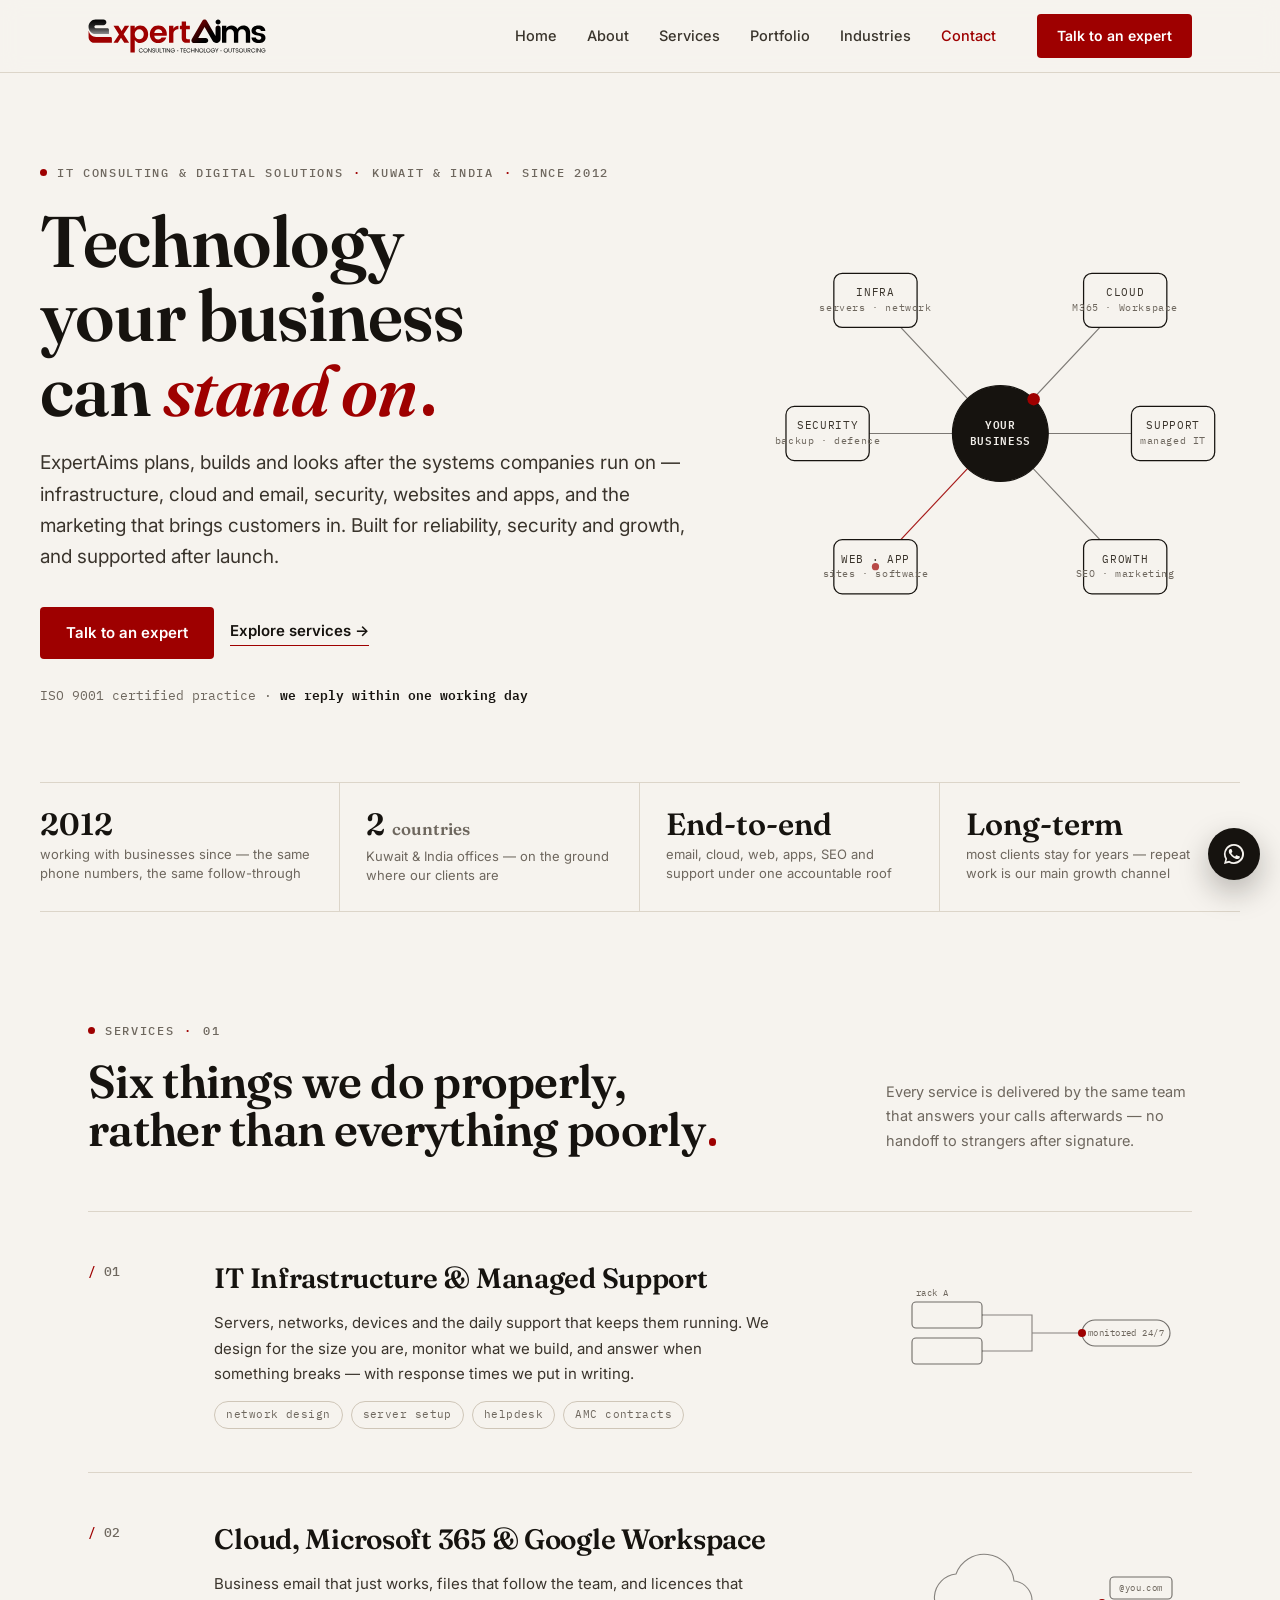
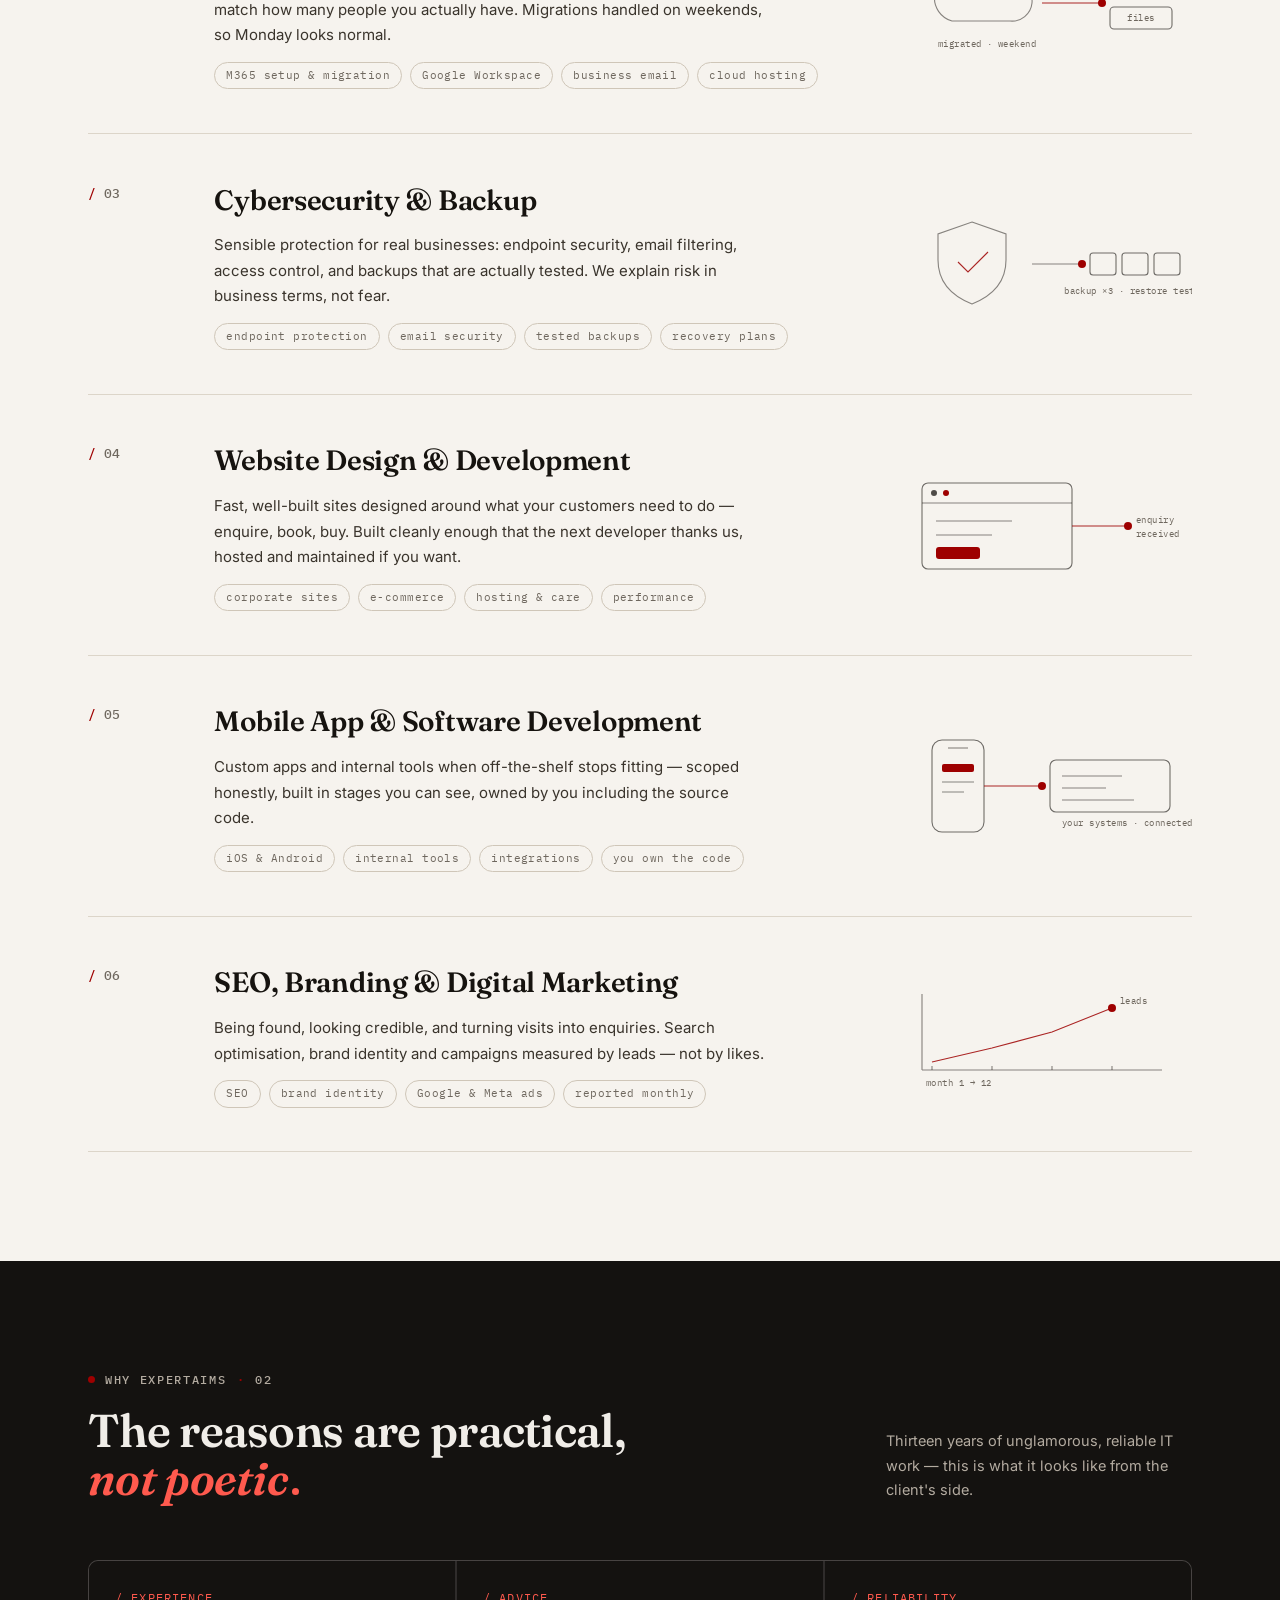
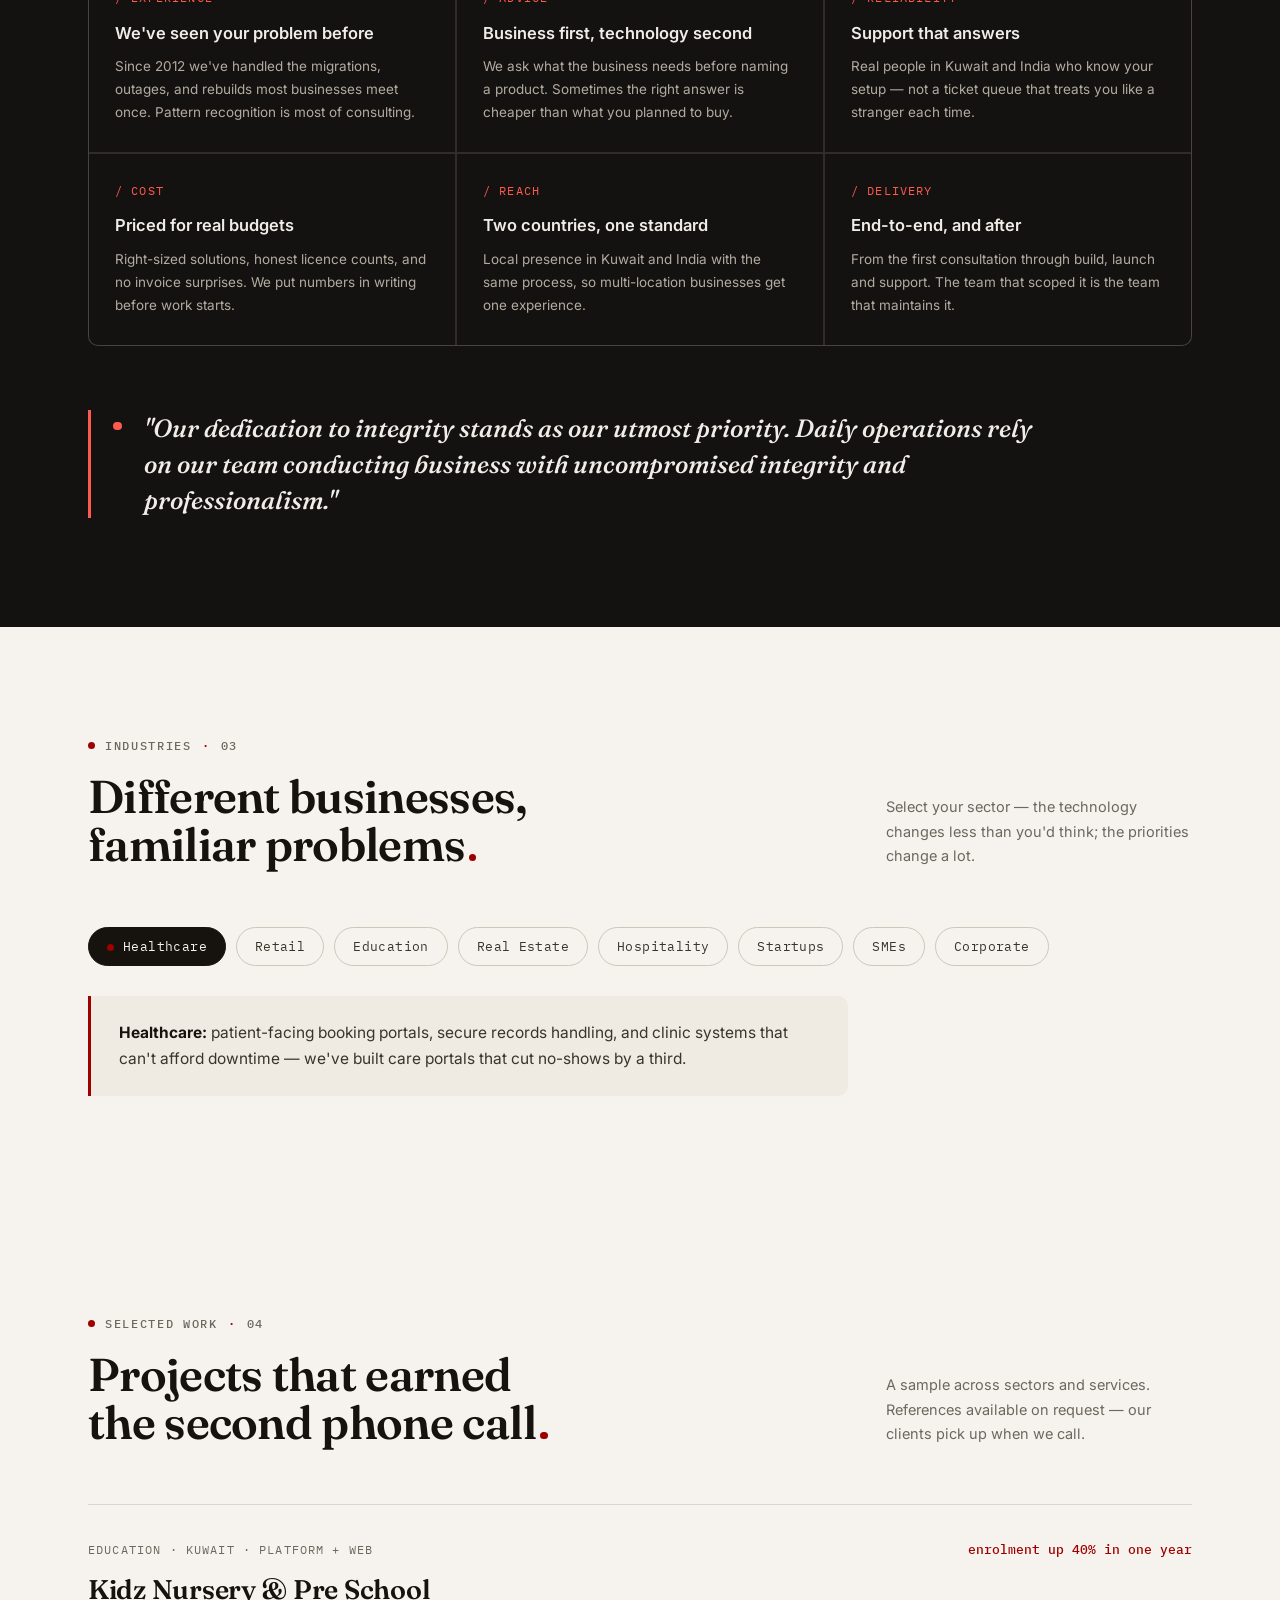
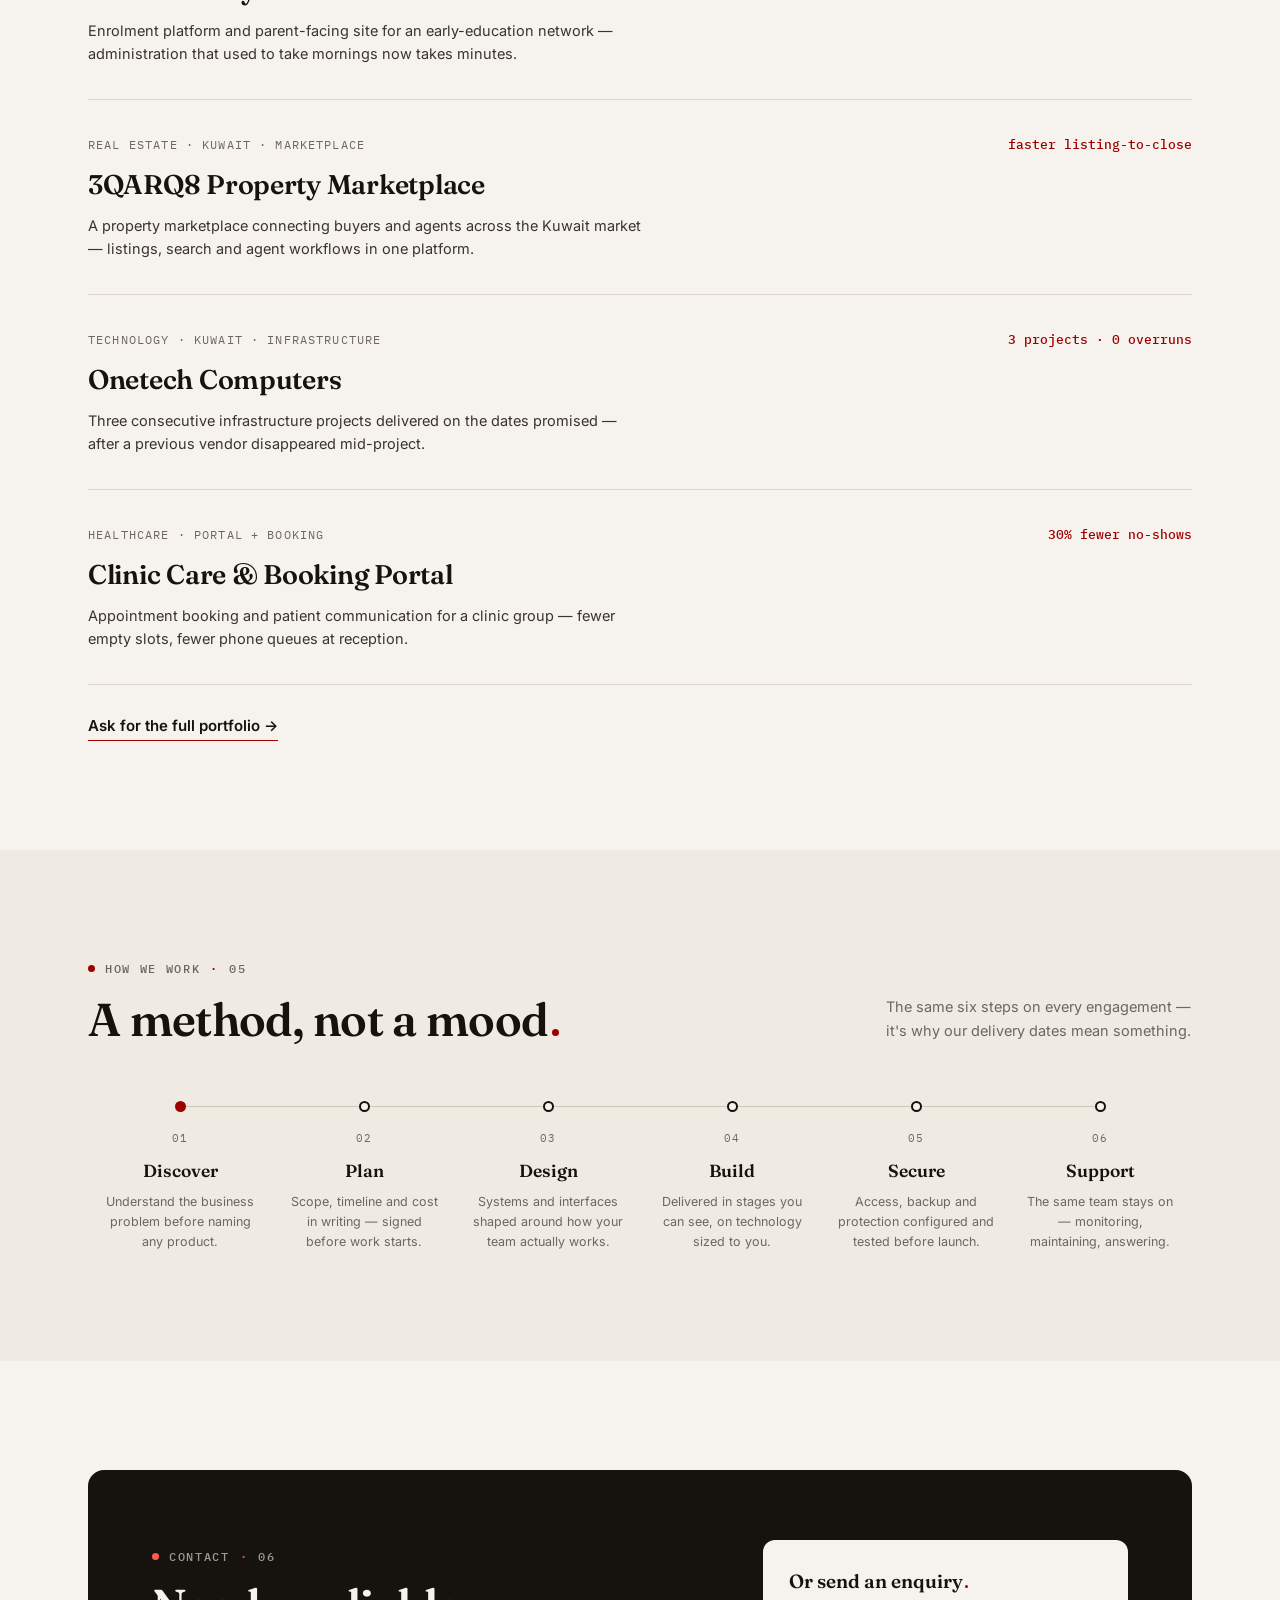
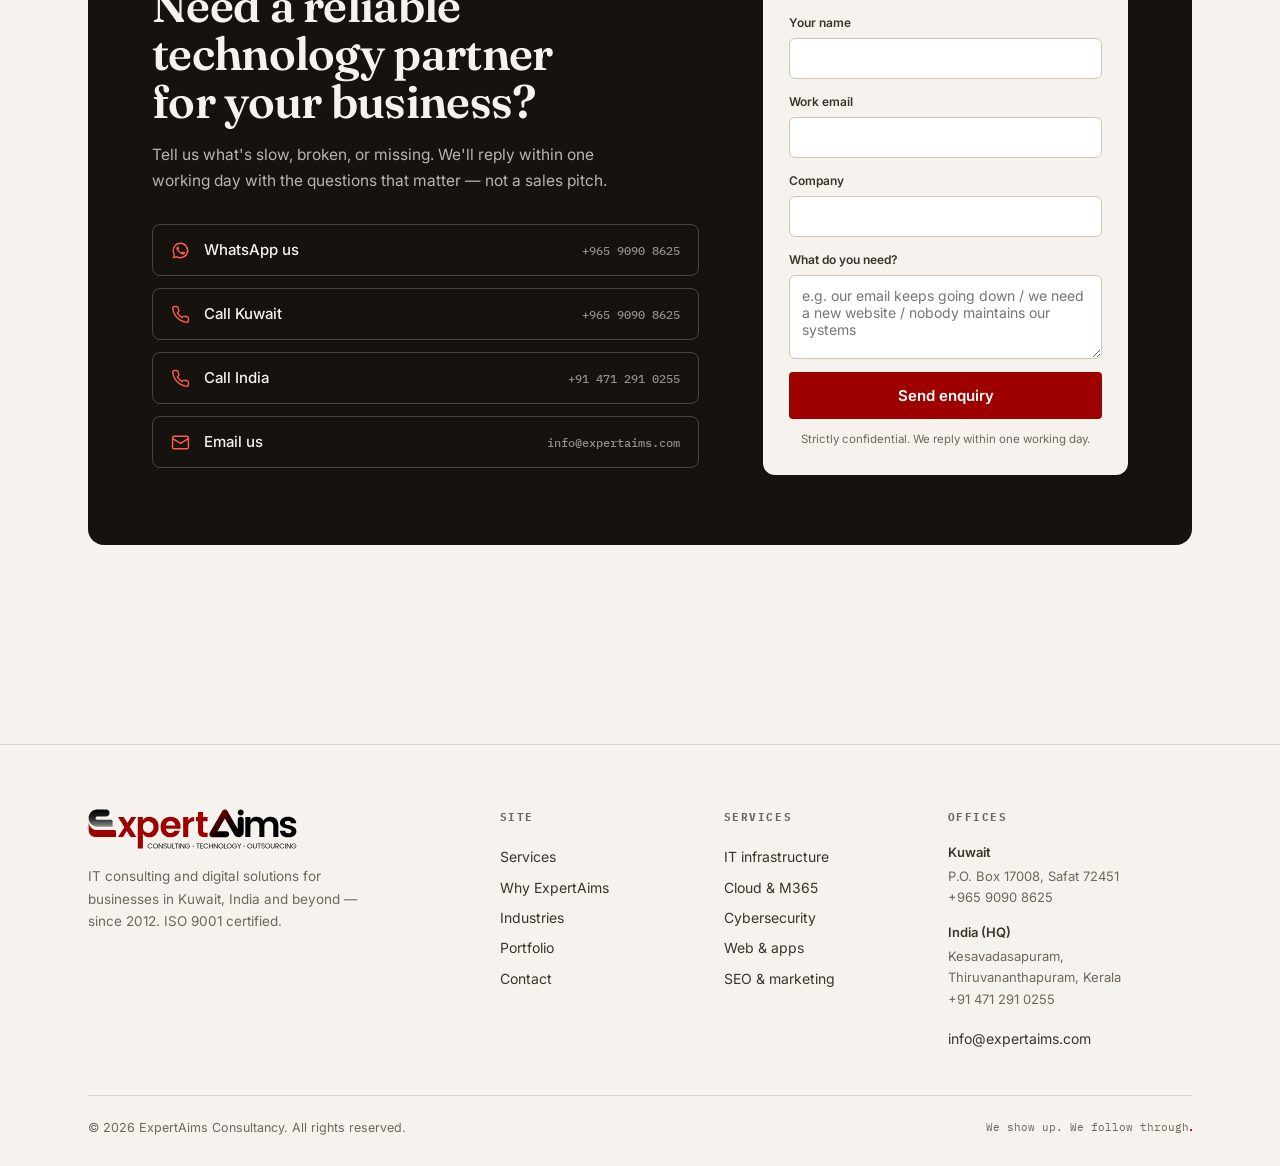
<file: v2.html>
<!DOCTYPE html>
<html lang="en">
<head>
<meta charset="UTF-8">
<meta name="viewport" content="width=device-width, initial-scale=1.0">
<title>ExpertAims — IT Consulting &amp; Digital Solutions | Kuwait · India</title>
<meta name="description" content="ExpertAims is an IT consulting and digital solutions company serving businesses since 2012 — infrastructure, cloud, Microsoft 365 and Google Workspace, cybersecurity, managed support, web and mobile development, SEO and digital marketing. Kuwait and India.">
<meta name="keywords" content="IT consulting Kuwait, managed IT support, Microsoft 365, Google Workspace, cybersecurity, web development, mobile apps, SEO, digital marketing, India">
<meta name="author" content="ExpertAims Consultancy">
<meta name="theme-color" content="#F6F3EE">
<link rel="canonical" href="https://www.expertaims.com/">
<meta property="og:type" content="website">
<meta property="og:site_name" content="ExpertAims Consultancy">
<meta property="og:title" content="ExpertAims — IT Consulting &amp; Digital Solutions">
<meta property="og:description" content="Technology your business can stand on. IT infrastructure, cloud, security, web, apps and digital growth — Kuwait &amp; India, since 2012.">
<meta property="og:url" content="https://www.expertaims.com/">
<meta property="og:image" content="https://www.expertaims.com/assets/brand/og-image.png">
<meta property="og:image:width" content="1200">
<meta property="og:image:height" content="630">
<meta name="twitter:card" content="summary_large_image">
<meta name="twitter:title" content="ExpertAims — IT Consulting &amp; Digital Solutions">
<meta name="twitter:image" content="https://www.expertaims.com/assets/brand/og-image.png">
<link rel="icon" type="image/svg+xml" href="assets/brand/logo-e.svg">
<link rel="icon" type="image/png" sizes="32x32" href="assets/brand/favicon-32.png">
<link rel="apple-touch-icon" sizes="180x180" href="assets/brand/apple-touch-icon.png">
<link rel="preconnect" href="https://fonts.googleapis.com">
<link rel="preconnect" href="https://fonts.gstatic.com" crossorigin>
<link href="https://fonts.googleapis.com/css2?family=Fraunces:opsz,wght@9..144,500;9..144,600;9..144,700&family=Inter:wght@400;500;600;700&family=IBM+Plex+Mono:wght@400;500;600&display=swap" rel="stylesheet">
<script type="application/ld+json">
{
  "@context": "https://schema.org",
  "@type": "Organization",
  "name": "ExpertAims Consultancy",
  "alternateName": "EAC",
  "url": "https://www.expertaims.com/",
  "logo": "https://www.expertaims.com/assets/brand/logo-full.png",
  "slogan": "We show up. We follow through.",
  "foundingDate": "2012",
  "description": "IT consulting and digital solutions company: infrastructure, cloud, Microsoft 365 and Google Workspace, cybersecurity, managed support, web and mobile development, SEO and digital marketing. Kuwait and India.",
  "email": "info@expertaims.com",
  "sameAs": [
    "https://www.linkedin.com/company/expertaims",
    "https://www.facebook.com/expertaims",
    "https://www.instagram.com/expertaims"
  ],
  "address": [
    { "@type": "PostalAddress", "streetAddress": "P.O. Box 17008, Code No. 72451", "addressLocality": "Safat", "addressCountry": "KW" },
    { "@type": "PostalAddress", "streetAddress": "Mosque Lane, Kesavadasapuram, Pattom P.O", "addressLocality": "Thiruvananthapuram", "addressRegion": "Kerala", "addressCountry": "IN" }
  ],
  "contactPoint": [
    { "@type": "ContactPoint", "telephone": "+965-9090-8625", "contactType": "customer service", "areaServed": "KW" },
    { "@type": "ContactPoint", "telephone": "+91-471-2910255", "contactType": "customer service", "areaServed": "IN" }
  ]
}
</script>
<style>
/* ============================================================
   ExpertAims — "Signal & Paper"
   Warm paper ground · ink editorial type · mono annotations ·
   one dark signal band · brand red #9E0000 · the aim-dot motif.
   ============================================================ */
:root{
  --paper:#F6F3EE; --paper-2:#EFEAE2; --ink:#16130F; --ink-2:#3A342C;
  --mut:#6E675E; --hair:#DCD5C9; --hair-2:#CFC6B8;
  --red:#9E0000; --red-deep:#6F0000;
  --dark:#141210; --dark-2:#1D1A16; --d-text:#f0ede8; --d-mut:#B3ABA0; --d-red:#ff5a4e;
  --serif:'Fraunces',Georgia,serif; --sans:'Inter',-apple-system,sans-serif; --mono:'IBM Plex Mono',monospace;
  --max:1200px; --gut:clamp(20px,4.5vw,48px);
}
*,*::before,*::after{box-sizing:border-box;margin:0;padding:0}
html{font-size:16px}
@media (prefers-reduced-motion:no-preference){html{scroll-behavior:smooth}}
body{background:var(--paper);color:var(--ink);font-family:var(--sans);line-height:1.6;-webkit-font-smoothing:antialiased;overflow-x:hidden}
img{max-width:100%;display:block}
a{color:inherit}
::selection{background:var(--red);color:#fff}

.wrap{max-width:var(--max);margin:0 auto;padding-left:var(--gut);padding-right:var(--gut)}
.mono{font-family:var(--mono)}

/* the aim-dot */
.dot{display:inline-block;width:.55em;height:.55em;border-radius:50%;background:var(--red);flex:none}
.dot--txt{width:.16em;height:.16em;margin-left:.08em;vertical-align:baseline}

/* mono kicker line above sections */
.kick{display:flex;align-items:center;gap:10px;font-family:var(--mono);font-size:12px;font-weight:500;letter-spacing:.14em;text-transform:uppercase;color:var(--mut)}
.kick .dot{width:7px;height:7px}
.kick i{font-style:normal;color:var(--red)}

/* headline */
.h-serif{font-family:var(--serif);font-weight:600;letter-spacing:-.015em;line-height:1.04;color:var(--ink);text-wrap:balance}
.h-1{font-size:clamp(40px,5.6vw,74px)}
.h-2{font-size:clamp(30px,3.6vw,48px)}
em.red{font-style:italic;color:var(--red)}

/* links & buttons */
.btn{display:inline-flex;align-items:center;gap:10px;font-weight:600;font-size:15px;text-decoration:none;border-radius:4px;padding:14px 26px;transition:transform .18s ease,background .18s ease,color .18s ease;cursor:pointer;border:0;font-family:var(--sans)}
.btn-red{background:var(--red);color:#fff}
.btn-red:hover{background:var(--red-deep);transform:translateY(-2px)}
.btn-line{background:transparent;color:var(--ink);box-shadow:inset 0 0 0 1.5px var(--ink)}
.btn-line:hover{background:var(--ink);color:var(--paper);transform:translateY(-2px)}
.lnk{display:inline-flex;align-items:center;gap:8px;font-weight:600;font-size:15px;color:var(--ink);text-decoration:none;border-bottom:1.5px solid var(--red);padding-bottom:2px;transition:gap .2s,color .2s}
.lnk:hover{gap:14px;color:var(--red)}

/* reveal */
.rv{opacity:0;transform:translateY(16px);transition:opacity .6s ease,transform .6s ease}
.rv.in{opacity:1;transform:none}
@media (prefers-reduced-motion:reduce){.rv{opacity:1;transform:none;transition:none}}

/* ─────────── header ─────────── */
header{position:sticky;top:0;z-index:100;background:rgba(246,243,238,.92);backdrop-filter:blur(10px);-webkit-backdrop-filter:blur(10px);border-bottom:1px solid var(--hair)}
.bar{max-width:var(--max);margin:0 auto;padding:0 var(--gut);height:72px;display:flex;align-items:center;gap:28px}
.brand{display:flex;align-items:center;flex:none;text-decoration:none}
.brand img{height:34px;width:auto}
nav.links{display:flex;gap:4px;margin-left:auto}
nav.links a{font-size:14.5px;font-weight:500;color:var(--ink-2);text-decoration:none;padding:8px 13px;border-radius:4px;transition:color .15s,background .15s}
nav.links a:hover{color:var(--ink);background:var(--paper-2)}
nav.links a.on{color:var(--red)}
.bar .btn{padding:11px 20px;font-size:14px}
.mbtn{display:none;width:42px;height:42px;flex-direction:column;align-items:center;justify-content:center;gap:5px;background:none;border:1px solid var(--hair-2);border-radius:6px;cursor:pointer}
.mbtn span{width:17px;height:2px;background:var(--ink);border-radius:2px;transition:transform .22s,opacity .18s}
.mbtn.open span:nth-child(1){transform:translateY(7px) rotate(45deg)}
.mbtn.open span:nth-child(2){opacity:0}
.mbtn.open span:nth-child(3){transform:translateY(-7px) rotate(-45deg)}
.msheet{display:none;position:fixed;top:72px;left:0;right:0;z-index:99;background:var(--paper);border-bottom:1px solid var(--hair);padding:8px var(--gut) 20px;flex-direction:column;box-shadow:0 30px 50px rgba(22,19,15,.12)}
.msheet.open{display:flex;animation:msIn .25s ease}
@keyframes msIn{from{opacity:0;transform:translateY(-8px)}to{opacity:1;transform:none}}
.msheet a{padding:14px 2px;font-size:16px;font-weight:600;color:var(--ink);text-decoration:none;border-bottom:1px solid var(--hair)}
.msheet a.mcta{margin-top:12px;border:0;background:var(--red);color:#fff;text-align:center;border-radius:6px;padding:14px}
@media (max-width:920px){nav.links{display:none}.bar .btn{display:none}.mbtn{display:flex;margin-left:auto}}

/* ─────────── hero ─────────── */
.hero{padding:clamp(48px,7vw,96px) 0 0;position:relative}
.hero-grid{display:grid;grid-template-columns:7fr 5fr;gap:clamp(28px,4vw,64px);align-items:center}
.hero h1{margin:22px 0 20px}
.hero .lede{font-size:clamp(16px,1.5vw,19px);line-height:1.65;color:var(--ink-2);max-width:56ch}
.hero-ctas{display:flex;gap:16px;align-items:center;margin-top:34px;flex-wrap:wrap}
.hero-note{margin-top:26px;font-family:var(--mono);font-size:12.5px;color:var(--mut)}
.hero-note b{color:var(--ink);font-weight:600}
.sysmap{width:100%;height:auto;display:block}
.sysmap .wire{stroke:var(--ink);stroke-width:1.1;fill:none;opacity:.55}
.sysmap .wire.r{stroke:var(--red);opacity:.9}
.sysmap .nd{fill:var(--paper);stroke:var(--ink);stroke-width:1.2}
.sysmap .nd.core{fill:var(--ink);stroke:var(--ink)}
.sysmap .pip{fill:var(--red)}
.sysmap text{font-family:var(--mono);font-size:10.5px;letter-spacing:.06em;fill:var(--ink-2)}
.sysmap .cap{fill:var(--mut);font-size:9.5px}
.sysmap .draw{stroke-dasharray:600;stroke-dashoffset:600;transition:stroke-dashoffset 1.6s ease .2s}
.sysmap.go .draw{stroke-dashoffset:0}
@media (prefers-reduced-motion:reduce){.sysmap .draw{stroke-dashoffset:0;transition:none}}

/* trust ledger */
.ledger{margin-top:clamp(48px,6vw,84px);border-top:1px solid var(--hair);border-bottom:1px solid var(--hair);display:grid;grid-template-columns:repeat(4,1fr)}
.fact{padding:26px 26px 26px 0;border-right:1px solid var(--hair);display:flex;flex-direction:column;gap:6px}
.fact:last-child{border-right:0}
.fact:not(:first-child){padding-left:26px}
.fact b{font-family:var(--serif);font-size:clamp(24px,2.4vw,34px);font-weight:600;color:var(--ink);line-height:1}
.fact span{font-size:13px;color:var(--mut);line-height:1.45}
@media (max-width:860px){.hero-grid{grid-template-columns:1fr}.ledger{grid-template-columns:1fr 1fr}.fact{padding:18px 16px 18px 0}.fact:nth-child(2n){padding-left:16px}.fact:nth-child(2){border-right:0}.fact:nth-child(1),.fact:nth-child(2){border-bottom:1px solid var(--hair)}}

/* ─────────── sections ─────────── */
section{padding:clamp(68px,8.5vw,120px) 0}
.sec-head{display:grid;grid-template-columns:8fr 4fr;gap:24px;align-items:end;margin-bottom:clamp(36px,4.5vw,60px)}
.sec-head h2{margin-top:18px}
.sec-head .aside{font-size:14.5px;line-height:1.7;color:var(--mut);max-width:34ch;justify-self:end}
@media (max-width:860px){.sec-head{grid-template-columns:1fr}.sec-head .aside{justify-self:start}}

/* ─────────── services ─────────── */
.svc-list{border-top:1px solid var(--hair)}
.svc-row{display:grid;grid-template-columns:88px 1fr 300px;gap:clamp(18px,3vw,44px);padding:clamp(26px,3.4vw,44px) 0;border-bottom:1px solid var(--hair);align-items:center}
.svc-num{font-family:var(--mono);font-size:13px;font-weight:500;color:var(--mut);padding-top:6px;align-self:start}
.svc-num i{font-style:normal;color:var(--red)}
.svc-main h3{font-family:var(--serif);font-size:clamp(21px,2.2vw,28px);font-weight:600;letter-spacing:-.01em;margin-bottom:10px}
.svc-main p{font-size:15px;line-height:1.7;color:var(--ink-2);max-width:62ch}
.svc-tags{display:flex;flex-wrap:wrap;gap:8px;margin-top:14px}
.svc-tags span{font-family:var(--mono);font-size:11px;letter-spacing:.04em;color:var(--mut);border:1px solid var(--hair-2);border-radius:20px;padding:4px 11px}
.svc-art{justify-self:end;width:100%;max-width:300px}
.svc-art svg{width:100%;height:auto;display:block}
.svc-art .ln{stroke:var(--ink);stroke-width:1.1;fill:none;opacity:.5}
.svc-art .ln.r{stroke:var(--red);opacity:.85}
.svc-art .bx{fill:none;stroke:var(--ink);stroke-width:1.1;opacity:.6}
.svc-art .fl{fill:var(--red)}
.svc-art .fl-i{fill:var(--ink);opacity:.75}
.svc-art text{font-family:var(--mono);font-size:9px;letter-spacing:.05em;fill:var(--mut)}
.svc-row:hover .svc-art .fl{fill:var(--red-deep)}
@media (max-width:960px){.svc-row{grid-template-columns:56px 1fr}.svc-art{display:none}}
@media (max-width:560px){.svc-row{grid-template-columns:1fr;gap:10px}.svc-num{padding-top:0}}

/* ─────────── why (signal band) ─────────── */
.signal{background:var(--dark);color:var(--d-text)}
.signal .kick{color:var(--d-mut)}
.signal .h-2{color:var(--d-text)}
.signal em.red{color:var(--d-red)}
.why-grid{display:grid;grid-template-columns:repeat(3,1fr);gap:2px;background:rgba(240,237,232,.12);border:1px solid rgba(240,237,232,.12);border-radius:10px;overflow:hidden;margin-top:clamp(36px,4.5vw,56px)}
.why{background:var(--dark);padding:28px 26px}
.why .mono{font-size:11.5px;letter-spacing:.1em;text-transform:uppercase;color:var(--d-red);display:block;margin-bottom:12px}
.why h3{font-size:16.5px;font-weight:600;color:var(--d-text);margin-bottom:9px}
.why p{font-size:13.5px;line-height:1.7;color:var(--d-mut)}
.signal .pull{margin-top:clamp(40px,5vw,64px);display:grid;grid-template-columns:auto 1fr;gap:22px;align-items:start;border-left:3px solid var(--d-red);padding-left:22px}
.signal .pull p{font-family:var(--serif);font-size:clamp(19px,2vw,25px);font-weight:500;line-height:1.45;color:var(--d-text);max-width:56ch;font-style:italic}
@media (max-width:900px){.why-grid{grid-template-columns:1fr}}

/* ─────────── industries ─────────── */
.inds{display:flex;flex-wrap:wrap;gap:10px;margin-top:6px}
.ind{font-family:var(--mono);font-size:13px;letter-spacing:.03em;color:var(--ink-2);background:transparent;border:1px solid var(--hair-2);border-radius:24px;padding:10px 18px;cursor:pointer;transition:all .18s ease}
.ind:hover{border-color:var(--ink);color:var(--ink)}
.ind.on{background:var(--ink);border-color:var(--ink);color:var(--paper)}
.ind.on::before{content:'';display:inline-block;width:7px;height:7px;border-radius:50%;background:var(--red);margin-right:9px}
.ind-line{margin-top:30px;padding:24px 28px;border-left:3px solid var(--red);background:var(--paper-2);border-radius:0 10px 10px 0;max-width:760px}
.ind-line p{font-size:15.5px;line-height:1.7;color:var(--ink-2)}
.ind-line p b{color:var(--ink)}

/* ─────────── work ─────────── */
.work-list{border-top:1px solid var(--hair)}
.case{display:grid;grid-template-columns:1fr auto;gap:18px;align-items:baseline;padding:clamp(22px,3vw,34px) 0;border-bottom:1px solid var(--hair);text-decoration:none;transition:padding-left .2s ease;position:relative}
.case:hover{padding-left:14px}
.case::before{content:'';position:absolute;left:0;top:0;bottom:0;width:0;background:var(--red);transition:width .2s ease}
.case:hover::before{width:3px}
.case .c-meta{font-family:var(--mono);font-size:11.5px;letter-spacing:.1em;text-transform:uppercase;color:var(--mut);margin-bottom:8px;display:block}
.case h3{font-family:var(--serif);font-size:clamp(20px,2.2vw,27px);font-weight:600;color:var(--ink);letter-spacing:-.01em;margin-bottom:8px}
.case p{font-size:14.5px;color:var(--ink-2);max-width:62ch}
.case .c-val{font-family:var(--mono);font-size:12.5px;color:var(--red);white-space:nowrap;font-weight:500}
@media (max-width:640px){.case{grid-template-columns:1fr}}

/* ─────────── process ─────────── */
.proc{display:grid;grid-template-columns:repeat(6,1fr);gap:0;margin-top:clamp(36px,4.5vw,56px);position:relative}
.proc::before{content:'';position:absolute;top:5px;left:calc(100%/12);right:calc(100%/12);height:1px;background:var(--hair-2)}
.step{position:relative;padding:0 14px;text-align:center}
.step .pd{width:11px;height:11px;border-radius:50%;background:var(--paper);border:2px solid var(--ink);margin:0 auto 18px;position:relative;z-index:1}
.step:nth-child(1) .pd{background:var(--red);border-color:var(--red)}
.step h3{font-family:var(--serif);font-size:17.5px;font-weight:600;margin-bottom:7px}
.step .mono{display:block;font-size:10.5px;letter-spacing:.12em;color:var(--mut);margin-bottom:10px}
.step p{font-size:12.5px;line-height:1.6;color:var(--mut)}
@media (max-width:900px){.proc{grid-template-columns:repeat(3,1fr);row-gap:36px}.proc::before{display:none}}
@media (max-width:560px){.proc{grid-template-columns:1fr 1fr}}

/* ─────────── cta ─────────── */
.cta{background:var(--ink);color:var(--paper);border-radius:16px;padding:clamp(40px,5.5vw,72px) clamp(26px,5vw,72px);display:grid;grid-template-columns:1.2fr .8fr;gap:clamp(30px,5vw,64px);align-items:center}
.cta .h-2{color:var(--paper)}
.cta .lede{color:rgba(246,243,238,.72);font-size:15.5px;line-height:1.7;margin-top:16px;max-width:46ch}
.cta-ways{display:flex;flex-direction:column;gap:12px;margin-top:30px}
.way{display:flex;align-items:center;gap:14px;text-decoration:none;color:var(--paper);font-size:15px;font-weight:500;padding:13px 18px;border:1px solid rgba(246,243,238,.22);border-radius:8px;transition:border-color .18s,background .18s}
.way:hover{border-color:var(--d-red);background:rgba(255,90,78,.08)}
.way svg{width:19px;height:19px;flex:none;color:var(--d-red)}
.way .mono{margin-left:auto;font-size:12px;color:rgba(246,243,238,.55)}
.cta-form{background:var(--paper);border-radius:12px;padding:26px}
.cta-form h3{font-family:var(--serif);font-size:19px;font-weight:600;color:var(--ink);margin-bottom:16px}
.cf-f{display:flex;flex-direction:column;gap:6px;margin-bottom:13px}
.cf-f span{font-size:12px;font-weight:600;color:var(--ink-2)}
.cf-f input,.cf-f textarea{font-family:var(--sans);font-size:14px;color:var(--ink);background:#fff;border:1px solid var(--hair-2);border-radius:6px;padding:11px 12px;transition:border-color .15s,box-shadow .15s}
.cf-f textarea{resize:vertical;min-height:84px}
.cf-f input:focus,.cf-f textarea:focus{outline:none;border-color:var(--red);box-shadow:0 0 0 3px rgba(158,0,0,.1)}
.cf-f.bad input,.cf-f.bad textarea{border-color:var(--red)}
.cta-form .btn{width:100%;justify-content:center}
.cf-note{font-size:11.5px;color:var(--mut);text-align:center;margin-top:11px}
@media (max-width:900px){.cta{grid-template-columns:1fr}}

/* ─────────── footer ─────────── */
footer{border-top:1px solid var(--hair);padding:clamp(44px,5vw,64px) 0 28px;margin-top:clamp(60px,7vw,100px)}
.f-grid{display:grid;grid-template-columns:2fr 1fr 1fr 1.3fr;gap:36px}
.f-brand img{height:40px;width:auto;margin-bottom:16px}
.f-brand p{font-size:13.5px;color:var(--mut);line-height:1.7;max-width:30ch}
.f-col h4{font-family:var(--mono);font-size:11px;letter-spacing:.14em;text-transform:uppercase;color:var(--mut);margin-bottom:16px}
.f-col a{display:block;font-size:14px;color:var(--ink-2);text-decoration:none;padding:4px 0;transition:color .15s}
.f-col a:hover{color:var(--red)}
.f-col address{font-style:normal;font-size:13px;color:var(--mut);line-height:1.65;margin-bottom:14px}
.f-col address b{color:var(--ink-2);font-weight:600;display:block;margin-bottom:2px}
.f-bar{display:flex;justify-content:space-between;align-items:center;gap:14px;flex-wrap:wrap;border-top:1px solid var(--hair);margin-top:40px;padding-top:22px;font-size:12.5px;color:var(--mut)}
.f-bar .mono{font-size:11px}
@media (max-width:860px){.f-grid{grid-template-columns:1fr 1fr}}
@media (max-width:560px){.f-grid{grid-template-columns:1fr}}

/* WhatsApp floating */
.wa-fab{position:fixed;right:20px;bottom:20px;z-index:90;width:52px;height:52px;border-radius:50%;background:var(--ink);display:flex;align-items:center;justify-content:center;box-shadow:0 12px 30px rgba(22,19,15,.28);transition:transform .18s,background .18s}
.wa-fab:hover{transform:translateY(-3px);background:var(--red)}
.wa-fab svg{width:24px;height:24px;color:var(--paper)}

/* skip link */
.skip{position:fixed;top:-48px;left:14px;z-index:400;background:var(--red);color:#fff;font-weight:600;font-size:13px;padding:10px 18px;border-radius:0 0 8px 8px;text-decoration:none;transition:top .2s}
.skip:focus{top:0}
:focus-visible{outline:2px solid var(--red);outline-offset:3px;border-radius:2px}

@media print{
  header,.wa-fab,.skip,.mbtn,.msheet,.hero-ctas,.cta-form{display:none !important}
  body{background:#fff}
  section{padding:20px 0}
}
</style>
</head>
<body>
<a class="skip" href="#services">Skip to content</a>

<header>
  <div class="bar">
    <a class="brand" href="#top" aria-label="ExpertAims home">
      <img src="assets/brand/logo-full.svg" alt="ExpertAims — Consulting · Technology · Outsourcing" width="718" height="137">
    </a>
    <nav class="links" aria-label="Primary">
      <a href="#top" class="on">Home</a>
      <a href="#why">About</a>
      <a href="#services">Services</a>
      <a href="#work">Portfolio</a>
      <a href="#industries">Industries</a>
      <a href="#contact">Contact</a>
    </nav>
    <a class="btn btn-red" href="#contact">Talk to an expert</a>
    <button class="mbtn" id="mbtn" aria-label="Open menu" aria-expanded="false" aria-controls="msheet"><span></span><span></span><span></span></button>
  </div>
</header>
<div class="msheet" id="msheet" aria-label="Mobile navigation">
  <a href="#top">Home</a>
  <a href="#why">About</a>
  <a href="#services">Services</a>
  <a href="#work">Portfolio</a>
  <a href="#industries">Industries</a>
  <a href="#contact">Contact</a>
  <a class="mcta" href="#contact">Talk to an expert →</a>
</div>

<main id="top">

<!-- ═══════════ HERO ═══════════ -->
<div class="hero wrap">
  <div class="hero-grid">
    <div>
      <p class="kick rv"><span class="dot"></span> IT consulting &amp; digital solutions <i>·</i> Kuwait &amp; India <i>·</i> since 2012</p>
      <h1 class="h-serif h-1 rv">Technology your business can <em class="red">stand on</em><span class="dot dot--txt" aria-hidden="true"></span></h1>
      <p class="lede rv">ExpertAims plans, builds and looks after the systems companies run on — infrastructure, cloud and email, security, websites and apps, and the marketing that brings customers in. Built for reliability, security and growth, and supported after launch.</p>
      <div class="hero-ctas rv">
        <a class="btn btn-red" href="#contact">Talk to an expert</a>
        <a class="lnk" href="#services">Explore services →</a>
      </div>
      <p class="hero-note rv">ISO 9001 certified practice · <b>we reply within one working day</b></p>
    </div>
    <div class="rv">
      <!-- custom system map: the client's business at the centre, our six service systems wired to it -->
      <svg class="sysmap" id="sysmap" viewBox="0 0 460 420" role="img" aria-label="Diagram: ExpertAims connects infrastructure, cloud and email, security, web, apps and digital growth around your business">
        <!-- wires -->
        <path class="wire draw" d="M230 210 L110 82"/>
        <path class="wire draw" d="M230 210 L350 82"/>
        <path class="wire draw" d="M230 210 L64 210"/>
        <path class="wire draw" d="M230 210 L396 210"/>
        <path class="wire r draw" d="M230 210 L110 338"/>
        <path class="wire draw" d="M230 210 L350 338"/>
        <!-- nodes -->
        <g>
          <rect class="nd" x="70" y="56" width="80" height="52" rx="8"/>
          <text x="110" y="78" text-anchor="middle">INFRA</text><text class="cap" x="110" y="92" text-anchor="middle">servers · network</text>
          <rect class="nd" x="310" y="56" width="80" height="52" rx="8"/>
          <text x="350" y="78" text-anchor="middle">CLOUD</text><text class="cap" x="350" y="92" text-anchor="middle">M365 · Workspace</text>
          <rect class="nd" x="24" y="184" width="80" height="52" rx="8"/>
          <text x="64" y="206" text-anchor="middle">SECURITY</text><text class="cap" x="64" y="220" text-anchor="middle">backup · defence</text>
          <rect class="nd" x="356" y="184" width="80" height="52" rx="8"/>
          <text x="396" y="206" text-anchor="middle">SUPPORT</text><text class="cap" x="396" y="220" text-anchor="middle">managed IT</text>
          <rect class="nd" x="70" y="312" width="80" height="52" rx="8"/>
          <text x="110" y="334" text-anchor="middle">WEB · APP</text><text class="cap" x="110" y="348" text-anchor="middle">sites · software</text>
          <rect class="nd" x="310" y="312" width="80" height="52" rx="8"/>
          <text x="350" y="334" text-anchor="middle">GROWTH</text><text class="cap" x="350" y="348" text-anchor="middle">SEO · marketing</text>
        </g>
        <!-- core -->
        <circle class="nd core" cx="230" cy="210" r="46"/>
        <text x="230" y="206" text-anchor="middle" style="fill:#f0ede8;font-weight:600">YOUR</text>
        <text x="230" y="221" text-anchor="middle" style="fill:#f0ede8;font-weight:600">BUSINESS</text>
        <circle class="pip" cx="262" cy="177" r="6"/>
        <!-- signal pips travelling wires (decorative) -->
        <circle class="pip" cx="110" cy="338" r="3.5" opacity=".7"/>
      </svg>
    </div>
  </div>

  <!-- trust ledger -->
  <div class="ledger rv" role="list" aria-label="Company facts">
    <div class="fact" role="listitem"><b>2012</b><span>working with businesses since — the same phone numbers, the same follow-through</span></div>
    <div class="fact" role="listitem"><b>2 <span style="font-size:.55em">countries</span></b><span>Kuwait &amp; India offices — on the ground where our clients are</span></div>
    <div class="fact" role="listitem"><b>End-to-end</b><span>email, cloud, web, apps, SEO and support under one accountable roof</span></div>
    <div class="fact" role="listitem"><b>Long-term</b><span>most clients stay for years — repeat work is our main growth channel</span></div>
  </div>
</div>

<!-- ═══════════ SERVICES ═══════════ -->
<section id="services">
  <div class="wrap">
    <div class="sec-head">
      <div>
        <p class="kick rv"><span class="dot"></span> Services <i>·</i> 01</p>
        <h2 class="h-serif h-2 rv">Six things we do properly,<br>rather than everything poorly<span class="dot dot--txt" aria-hidden="true"></span></h2>
      </div>
      <p class="aside rv">Every service is delivered by the same team that answers your calls afterwards — no handoff to strangers after signature.</p>
    </div>

    <div class="svc-list">
      <div class="svc-row rv">
        <span class="svc-num"><i>/</i> 01</span>
        <div class="svc-main">
          <h3>IT Infrastructure &amp; Managed Support</h3>
          <p>Servers, networks, devices and the daily support that keeps them running. We design for the size you are, monitor what we build, and answer when something breaks — with response times we put in writing.</p>
          <div class="svc-tags"><span>network design</span><span>server setup</span><span>helpdesk</span><span>AMC contracts</span></div>
        </div>
        <div class="svc-art" aria-hidden="true"><svg viewBox="0 0 300 120">
          <rect class="bx" x="20" y="20" width="70" height="26" rx="4"/><rect class="bx" x="20" y="56" width="70" height="26" rx="4"/>
          <path class="ln" d="M90 33 H140 V69 H90M140 51 H190"/>
          <rect class="bx" x="190" y="38" width="88" height="26" rx="13"/>
          <text x="234" y="54" text-anchor="middle">monitored 24/7</text>
          <circle class="fl" cx="190" cy="51" r="4"/>
          <text x="24" y="14">rack A</text>
        </svg></div>
      </div>

      <div class="svc-row rv">
        <span class="svc-num"><i>/</i> 02</span>
        <div class="svc-main">
          <h3>Cloud, Microsoft 365 &amp; Google Workspace</h3>
          <p>Business email that just works, files that follow the team, and licences that match how many people you actually have. Migrations handled on weekends, so Monday looks normal.</p>
          <div class="svc-tags"><span>M365 setup &amp; migration</span><span>Google Workspace</span><span>business email</span><span>cloud hosting</span></div>
        </div>
        <div class="svc-art" aria-hidden="true"><svg viewBox="0 0 300 120">
          <path class="ln" d="M60 78a24 24 0 0 1 4-47 30 30 0 0 1 58 7 20 20 0 0 1-4 40H60z"/>
          <path class="ln r" d="M150 60 H210"/><circle class="fl" cx="210" cy="60" r="4"/>
          <rect class="bx" x="218" y="34" width="62" height="22" rx="4"/><text x="249" y="48" text-anchor="middle">@you.com</text>
          <rect class="bx" x="218" y="64" width="62" height="22" rx="4"/><text x="249" y="78" text-anchor="middle">files</text>
          <text x="46" y="104">migrated · weekend</text>
        </svg></div>
      </div>

      <div class="svc-row rv">
        <span class="svc-num"><i>/</i> 03</span>
        <div class="svc-main">
          <h3>Cybersecurity &amp; Backup</h3>
          <p>Sensible protection for real businesses: endpoint security, email filtering, access control, and backups that are actually tested. We explain risk in business terms, not fear.</p>
          <div class="svc-tags"><span>endpoint protection</span><span>email security</span><span>tested backups</span><span>recovery plans</span></div>
        </div>
        <div class="svc-art" aria-hidden="true"><svg viewBox="0 0 300 120">
          <path class="ln" d="M80 18 l34 12 v26 c0 22-14 36-34 44-20-8-34-22-34-44V30z"/>
          <path class="ln r" d="M66 58 l10 10 20-20"/>
          <path class="ln" d="M140 60 H190"/><circle class="fl" cx="190" cy="60" r="4"/>
          <rect class="bx" x="198" y="49" width="26" height="22" rx="3"/><rect class="bx" x="230" y="49" width="26" height="22" rx="3"/><rect class="bx" x="262" y="49" width="26" height="22" rx="3"/>
          <text x="243" y="90" text-anchor="middle">backup ×3 · restore tested</text>
        </svg></div>
      </div>

      <div class="svc-row rv">
        <span class="svc-num"><i>/</i> 04</span>
        <div class="svc-main">
          <h3>Website Design &amp; Development</h3>
          <p>Fast, well-built sites designed around what your customers need to do — enquire, book, buy. Built cleanly enough that the next developer thanks us, hosted and maintained if you want.</p>
          <div class="svc-tags"><span>corporate sites</span><span>e-commerce</span><span>hosting &amp; care</span><span>performance</span></div>
        </div>
        <div class="svc-art" aria-hidden="true"><svg viewBox="0 0 300 120">
          <rect class="bx" x="30" y="18" width="150" height="86" rx="6"/><path class="ln" d="M30 38 H180"/>
          <circle class="fl-i" cx="42" cy="28" r="3"/><circle class="fl" cx="54" cy="28" r="3"/>
          <path class="ln" d="M44 56 H120M44 70 H100"/><rect class="fl" x="44" y="82" width="44" height="12" rx="3"/>
          <path class="ln r" d="M180 61 H236"/><circle class="fl" cx="236" cy="61" r="4"/>
          <text x="244" y="58">enquiry</text><text x="244" y="72">received</text>
        </svg></div>
      </div>

      <div class="svc-row rv">
        <span class="svc-num"><i>/</i> 05</span>
        <div class="svc-main">
          <h3>Mobile App &amp; Software Development</h3>
          <p>Custom apps and internal tools when off-the-shelf stops fitting — scoped honestly, built in stages you can see, owned by you including the source code.</p>
          <div class="svc-tags"><span>iOS &amp; Android</span><span>internal tools</span><span>integrations</span><span>you own the code</span></div>
        </div>
        <div class="svc-art" aria-hidden="true"><svg viewBox="0 0 300 120">
          <rect class="bx" x="40" y="14" width="52" height="92" rx="10"/><path class="ln" d="M56 22 h20"/>
          <rect class="fl" x="50" y="38" width="32" height="8" rx="2"/><path class="ln" d="M50 56 h32M50 66 h22"/>
          <path class="ln r" d="M92 60 H150"/><circle class="fl" cx="150" cy="60" r="4"/>
          <rect class="bx" x="158" y="34" width="120" height="52" rx="6"/>
          <path class="ln" d="M170 50 h60M170 62 h44M170 74 h72"/>
          <text x="170" y="100">your systems · connected</text>
        </svg></div>
      </div>

      <div class="svc-row rv">
        <span class="svc-num"><i>/</i> 06</span>
        <div class="svc-main">
          <h3>SEO, Branding &amp; Digital Marketing</h3>
          <p>Being found, looking credible, and turning visits into enquiries. Search optimisation, brand identity and campaigns measured by leads — not by likes.</p>
          <div class="svc-tags"><span>SEO</span><span>brand identity</span><span>Google &amp; Meta ads</span><span>reported monthly</span></div>
        </div>
        <div class="svc-art" aria-hidden="true"><svg viewBox="0 0 300 120">
          <path class="ln" d="M30 96 H270M30 96 V20"/>
          <path class="ln r" d="M40 88 L100 74 L160 58 L220 34"/>
          <circle class="fl" cx="220" cy="34" r="4"/>
          <path class="ln" d="M40 92 v4M100 92 v4M160 92 v4M220 92 v4"/>
          <text x="228" y="30">leads</text><text x="34" y="112">month 1 → 12</text>
        </svg></div>
      </div>
    </div>
  </div>
</section>

<!-- ═══════════ WHY (signal band) ═══════════ -->
<section class="signal" id="why">
  <div class="wrap">
    <div class="sec-head">
      <div>
        <p class="kick rv"><span class="dot"></span> Why ExpertAims <i>·</i> 02</p>
        <h2 class="h-serif h-2 rv">The reasons are practical,<br><em class="red">not poetic</em><span class="dot dot--txt" aria-hidden="true" style="background:var(--d-red)"></span></h2>
      </div>
      <p class="aside rv" style="color:var(--d-mut)">Thirteen years of unglamorous, reliable IT work — this is what it looks like from the client's side.</p>
    </div>

    <div class="why-grid">
      <div class="why rv"><span class="mono">/ experience</span><h3>We've seen your problem before</h3><p>Since 2012 we've handled the migrations, outages, and rebuilds most businesses meet once. Pattern recognition is most of consulting.</p></div>
      <div class="why rv"><span class="mono">/ advice</span><h3>Business first, technology second</h3><p>We ask what the business needs before naming a product. Sometimes the right answer is cheaper than what you planned to buy.</p></div>
      <div class="why rv"><span class="mono">/ reliability</span><h3>Support that answers</h3><p>Real people in Kuwait and India who know your setup — not a ticket queue that treats you like a stranger each time.</p></div>
      <div class="why rv"><span class="mono">/ cost</span><h3>Priced for real budgets</h3><p>Right-sized solutions, honest licence counts, and no invoice surprises. We put numbers in writing before work starts.</p></div>
      <div class="why rv"><span class="mono">/ reach</span><h3>Two countries, one standard</h3><p>Local presence in Kuwait and India with the same process, so multi-location businesses get one experience.</p></div>
      <div class="why rv"><span class="mono">/ delivery</span><h3>End-to-end, and after</h3><p>From the first consultation through build, launch and support. The team that scoped it is the team that maintains it.</p></div>
    </div>

    <div class="pull rv">
      <span class="dot" style="background:var(--d-red);margin-top:12px"></span>
      <p>"Our dedication to integrity stands as our utmost priority. Daily operations rely on our team conducting business with uncompromised integrity and professionalism."</p>
    </div>
  </div>
</section>

<!-- ═══════════ INDUSTRIES ═══════════ -->
<section id="industries">
  <div class="wrap">
    <div class="sec-head">
      <div>
        <p class="kick rv"><span class="dot"></span> Industries <i>·</i> 03</p>
        <h2 class="h-serif h-2 rv">Different businesses,<br>familiar problems<span class="dot dot--txt" aria-hidden="true"></span></h2>
      </div>
      <p class="aside rv">Select your sector — the technology changes less than you'd think; the priorities change a lot.</p>
    </div>

    <div class="inds rv" id="inds" role="tablist" aria-label="Industries we serve">
      <button class="ind on" data-k="health">Healthcare</button>
      <button class="ind" data-k="retail">Retail</button>
      <button class="ind" data-k="edu">Education</button>
      <button class="ind" data-k="realestate">Real Estate</button>
      <button class="ind" data-k="hosp">Hospitality</button>
      <button class="ind" data-k="startup">Startups</button>
      <button class="ind" data-k="sme">SMEs</button>
      <button class="ind" data-k="corp">Corporate</button>
    </div>
    <div class="ind-line rv" id="indLine" aria-live="polite">
      <p id="indText"><b>Healthcare:</b> patient-facing booking portals, secure records handling, and clinic systems that can't afford downtime — we've built care portals that cut no-shows by a third.</p>
    </div>
  </div>
</section>

<!-- ═══════════ WORK ═══════════ -->
<section id="work">
  <div class="wrap">
    <div class="sec-head">
      <div>
        <p class="kick rv"><span class="dot"></span> Selected work <i>·</i> 04</p>
        <h2 class="h-serif h-2 rv">Projects that earned<br>the second phone call<span class="dot dot--txt" aria-hidden="true"></span></h2>
      </div>
      <p class="aside rv">A sample across sectors and services. References available on request — our clients pick up when we call.</p>
    </div>

    <div class="work-list">
      <a class="case rv" href="#contact">
        <div><span class="c-meta">Education · Kuwait · platform + web</span><h3>Kidz Nursery &amp; Pre School</h3><p>Enrolment platform and parent-facing site for an early-education network — administration that used to take mornings now takes minutes.</p></div>
        <span class="c-val">enrolment up 40% in one year</span>
      </a>
      <a class="case rv" href="#contact">
        <div><span class="c-meta">Real estate · Kuwait · marketplace</span><h3>3QARQ8 Property Marketplace</h3><p>A property marketplace connecting buyers and agents across the Kuwait market — listings, search and agent workflows in one platform.</p></div>
        <span class="c-val">faster listing-to-close</span>
      </a>
      <a class="case rv" href="#contact">
        <div><span class="c-meta">Technology · Kuwait · infrastructure</span><h3>Onetech Computers</h3><p>Three consecutive infrastructure projects delivered on the dates promised — after a previous vendor disappeared mid-project.</p></div>
        <span class="c-val">3 projects · 0 overruns</span>
      </a>
      <a class="case rv" href="#contact">
        <div><span class="c-meta">Healthcare · portal + booking</span><h3>Clinic Care &amp; Booking Portal</h3><p>Appointment booking and patient communication for a clinic group — fewer empty slots, fewer phone queues at reception.</p></div>
        <span class="c-val">30% fewer no-shows</span>
      </a>
    </div>
    <p class="rv" style="margin-top:28px"><a class="lnk" href="#contact">Ask for the full portfolio →</a></p>
  </div>
</section>

<!-- ═══════════ PROCESS ═══════════ -->
<section id="process" style="background:var(--paper-2)">
  <div class="wrap">
    <div class="sec-head">
      <div>
        <p class="kick rv"><span class="dot"></span> How we work <i>·</i> 05</p>
        <h2 class="h-serif h-2 rv">A method, not a mood<span class="dot dot--txt" aria-hidden="true"></span></h2>
      </div>
      <p class="aside rv">The same six steps on every engagement — it's why our delivery dates mean something.</p>
    </div>

    <div class="proc rv">
      <div class="step"><div class="pd"></div><span class="mono">01</span><h3>Discover</h3><p>Understand the business problem before naming any product.</p></div>
      <div class="step"><div class="pd"></div><span class="mono">02</span><h3>Plan</h3><p>Scope, timeline and cost in writing — signed before work starts.</p></div>
      <div class="step"><div class="pd"></div><span class="mono">03</span><h3>Design</h3><p>Systems and interfaces shaped around how your team actually works.</p></div>
      <div class="step"><div class="pd"></div><span class="mono">04</span><h3>Build</h3><p>Delivered in stages you can see, on technology sized to you.</p></div>
      <div class="step"><div class="pd"></div><span class="mono">05</span><h3>Secure</h3><p>Access, backup and protection configured and tested before launch.</p></div>
      <div class="step"><div class="pd"></div><span class="mono">06</span><h3>Support</h3><p>The same team stays on — monitoring, maintaining, answering.</p></div>
    </div>
  </div>
</section>

<!-- ═══════════ CTA ═══════════ -->
<section id="contact">
  <div class="wrap">
    <div class="cta rv">
      <div>
        <p class="kick" style="color:rgba(246,243,238,.6)"><span class="dot" style="background:var(--d-red)"></span> Contact <i style="color:var(--d-red)">·</i> 06</p>
        <h2 class="h-serif h-2" style="margin-top:16px">Need a reliable technology partner for your business?</h2>
        <p class="lede">Tell us what's slow, broken, or missing. We'll reply within one working day with the questions that matter — not a sales pitch.</p>
        <div class="cta-ways">
          <a class="way" href="https://wa.me/96590908625" target="_blank" rel="noopener">
            <svg viewBox="0 0 24 24" fill="currentColor"><path d="M12 2a10 10 0 0 0-8.6 15.1L2 22l5.1-1.3A10 10 0 1 0 12 2zm0 18.2c-1.6 0-3.1-.4-4.4-1.2l-.3-.2-3 .8.8-2.9-.2-.3A8.2 8.2 0 1 1 12 20.2zm4.6-6.1c-.3-.1-1.5-.8-1.8-.9-.2-.1-.4-.1-.6.1-.2.3-.7.9-.8 1-.2.2-.3.2-.6.1a6.7 6.7 0 0 1-3.3-2.9c-.3-.4 0-.6.1-.8l.4-.5c.1-.2.2-.3.3-.5v-.5c0-.1-.6-1.4-.8-1.9-.2-.5-.4-.4-.6-.4h-.5c-.2 0-.5.1-.7.3-.2.3-.9.9-.9 2.2s.9 2.6 1.1 2.7c.1.2 1.9 3 4.7 4.2.7.3 1.2.5 1.6.6.7.2 1.3.2 1.8.1.6-.1 1.5-.6 1.7-1.2.2-.6.2-1.1.2-1.2-.1-.1-.2-.2-.5-.3z"/></svg>
            WhatsApp us <span class="mono">+965 9090 8625</span>
          </a>
          <a class="way" href="tel:+96590908625">
            <svg viewBox="0 0 24 24" fill="none" stroke="currentColor" stroke-width="1.8" stroke-linecap="round" stroke-linejoin="round"><path d="M22 16.9v3a2 2 0 0 1-2.2 2 19.8 19.8 0 0 1-8.6-3 19.5 19.5 0 0 1-6-6 19.8 19.8 0 0 1-3-8.7A2 2 0 0 1 4.1 2h3a2 2 0 0 1 2 1.7c.1 1 .4 2 .7 2.8a2 2 0 0 1-.4 2.1L8.1 9.9a16 16 0 0 0 6 6l1.3-1.3a2 2 0 0 1 2.1-.4c.9.3 1.9.6 2.8.7a2 2 0 0 1 1.7 2z"/></svg>
            Call Kuwait <span class="mono">+965 9090 8625</span>
          </a>
          <a class="way" href="tel:+914712910255">
            <svg viewBox="0 0 24 24" fill="none" stroke="currentColor" stroke-width="1.8" stroke-linecap="round" stroke-linejoin="round"><path d="M22 16.9v3a2 2 0 0 1-2.2 2 19.8 19.8 0 0 1-8.6-3 19.5 19.5 0 0 1-6-6 19.8 19.8 0 0 1-3-8.7A2 2 0 0 1 4.1 2h3a2 2 0 0 1 2 1.7c.1 1 .4 2 .7 2.8a2 2 0 0 1-.4 2.1L8.1 9.9a16 16 0 0 0 6 6l1.3-1.3a2 2 0 0 1 2.1-.4c.9.3 1.9.6 2.8.7a2 2 0 0 1 1.7 2z"/></svg>
            Call India <span class="mono">+91 471 291 0255</span>
          </a>
          <a class="way" href="mailto:info@expertaims.com">
            <svg viewBox="0 0 24 24" fill="none" stroke="currentColor" stroke-width="1.8" stroke-linecap="round" stroke-linejoin="round"><rect x="2" y="4" width="20" height="16" rx="2"/><path d="m22 7-10 6L2 7"/></svg>
            Email us <span class="mono">info@expertaims.com</span>
          </a>
        </div>
      </div>
      <form class="cta-form" id="cf" novalidate>
        <h3>Or send an enquiry<span class="dot dot--txt" aria-hidden="true"></span></h3>
        <label class="cf-f"><span>Your name</span><input type="text" name="name" autocomplete="name" required></label>
        <label class="cf-f"><span>Work email</span><input type="email" name="email" autocomplete="email" required></label>
        <label class="cf-f"><span>Company</span><input type="text" name="company" autocomplete="organization"></label>
        <label class="cf-f"><span>What do you need?</span><textarea name="msg" placeholder="e.g. our email keeps going down / we need a new website / nobody maintains our systems" required></textarea></label>
        <button class="btn btn-red" type="submit">Send enquiry</button>
        <p class="cf-note" id="cfNote">Strictly confidential. We reply within one working day.</p>
      </form>
    </div>
  </div>
</section>

</main>

<footer>
  <div class="wrap">
    <div class="f-grid">
      <div class="f-brand">
        <img src="assets/brand/logo-full.svg" alt="ExpertAims — Consulting · Technology · Outsourcing" width="718" height="137">
        <p>IT consulting and digital solutions for businesses in Kuwait, India and beyond — since 2012. ISO 9001 certified.</p>
      </div>
      <div class="f-col">
        <h4>Site</h4>
        <a href="#services">Services</a>
        <a href="#why">Why ExpertAims</a>
        <a href="#industries">Industries</a>
        <a href="#work">Portfolio</a>
        <a href="#contact">Contact</a>
      </div>
      <div class="f-col">
        <h4>Services</h4>
        <a href="#services">IT infrastructure</a>
        <a href="#services">Cloud &amp; M365</a>
        <a href="#services">Cybersecurity</a>
        <a href="#services">Web &amp; apps</a>
        <a href="#services">SEO &amp; marketing</a>
      </div>
      <div class="f-col">
        <h4>Offices</h4>
        <address><b>Kuwait</b>P.O. Box 17008, Safat 72451<br>+965 9090 8625</address>
        <address><b>India (HQ)</b>Kesavadasapuram, Thiruvananthapuram, Kerala<br>+91 471 291 0255</address>
        <a href="mailto:info@expertaims.com">info@expertaims.com</a>
      </div>
    </div>
    <div class="f-bar">
      <span>© <span id="yr">2026</span> ExpertAims Consultancy. All rights reserved.</span>
      <span class="mono">We show up. We follow through<span class="dot dot--txt" aria-hidden="true"></span></span>
    </div>
  </div>
</footer>

<a class="wa-fab" href="https://wa.me/96590908625" target="_blank" rel="noopener" aria-label="Chat with ExpertAims on WhatsApp">
  <svg viewBox="0 0 24 24" fill="currentColor"><path d="M12 2a10 10 0 0 0-8.6 15.1L2 22l5.1-1.3A10 10 0 1 0 12 2zm0 18.2c-1.6 0-3.1-.4-4.4-1.2l-.3-.2-3 .8.8-2.9-.2-.3A8.2 8.2 0 1 1 12 20.2zm4.6-6.1c-.3-.1-1.5-.8-1.8-.9-.2-.1-.4-.1-.6.1-.2.3-.7.9-.8 1-.2.2-.3.2-.6.1a6.7 6.7 0 0 1-3.3-2.9c-.3-.4 0-.6.1-.8l.4-.5c.1-.2.2-.3.3-.5v-.5c0-.1-.6-1.4-.8-1.9-.2-.5-.4-.4-.6-.4h-.5c-.2 0-.5.1-.7.3-.2.3-.9.9-.9 2.2s.9 2.6 1.1 2.7c.1.2 1.9 3 4.7 4.2.7.3 1.2.5 1.6.6.7.2 1.3.2 1.8.1.6-.1 1.5-.6 1.7-1.2.2-.6.2-1.1.2-1.2-.1-.1-.2-.2-.5-.3z"/></svg>
</a>

<script>
// year
document.getElementById('yr').textContent = new Date().getFullYear();

// mobile menu
(function(){
  var b=document.getElementById('mbtn'),s=document.getElementById('msheet');
  function set(o){b.classList.toggle('open',o);s.classList.toggle('open',o);b.setAttribute('aria-expanded',o?'true':'false');}
  b.addEventListener('click',function(){set(!s.classList.contains('open'));});
  s.addEventListener('click',function(e){if(e.target.closest('a'))set(false);});
  document.addEventListener('keydown',function(e){if(e.key==='Escape')set(false);});
  window.addEventListener('resize',function(){if(window.innerWidth>920)set(false);});
})();

// reveal on scroll
(function(){
  var els=document.querySelectorAll('.rv');
  if(!('IntersectionObserver' in window)){els.forEach(function(e){e.classList.add('in');});return;}
  var io=new IntersectionObserver(function(es){es.forEach(function(e){if(e.isIntersecting){e.target.classList.add('in');io.unobserve(e.target);}});},{threshold:.12});
  els.forEach(function(e){io.observe(e);});
})();

// hero system-map draw-in
(function(){
  var m=document.getElementById('sysmap');if(!m)return;
  if(!('IntersectionObserver' in window)){m.classList.add('go');return;}
  var io=new IntersectionObserver(function(es){es.forEach(function(e){if(e.isIntersecting){m.classList.add('go');io.disconnect();}});},{threshold:.3});
  io.observe(m);
})();

// scrollspy
(function(){
  var map={services:'Services',why:'About',industries:'Industries',work:'Portfolio',contact:'Contact'};
  var links=document.querySelectorAll('nav.links a');
  var byHref={};links.forEach(function(l){byHref[l.getAttribute('href')]=l;});
  if(!('IntersectionObserver' in window))return;
  var io=new IntersectionObserver(function(es){
    es.forEach(function(e){
      if(e.isIntersecting){
        links.forEach(function(l){l.classList.remove('on');});
        var l=byHref['#'+e.target.id];if(l)l.classList.add('on');
      }
    });
  },{rootMargin:'-40% 0px -50% 0px'});
  ['services','why','industries','work','contact'].forEach(function(id){var t=document.getElementById(id);if(t)io.observe(t);});
})();

// industries switcher
(function(){
  var DATA={
    health:'<b>Healthcare:</b> patient-facing booking portals, secure records handling, and clinic systems that can’t afford downtime — we’ve built care portals that cut no-shows by a third.',
    retail:'<b>Retail:</b> POS-connected storefronts, inventory that matches reality, and e-commerce that survives promotion-day traffic — checkout speed is revenue.',
    edu:'<b>Education:</b> enrolment platforms, parent communication and e-learning — our education clients grew intake 40% the year their platform launched.',
    realestate:'<b>Real Estate:</b> listing marketplaces, agent workflows and lead capture that turns portal visits into viewings — built for the Kuwait market’s pace.',
    hosp:'<b>Hospitality:</b> booking engines, guest Wi-Fi that works, and the back-office systems that keep front-of-house calm on full nights.',
    startup:'<b>Startups:</b> an MVP scoped honestly, infrastructure that won’t embarrass you in due diligence, and a technical partner who tells you when not to build.',
    sme:'<b>SMEs:</b> the whole stack — email, devices, backup, website — handled for a predictable monthly amount, so you can stop being your own IT department.',
    corp:'<b>Corporate:</b> multi-site infrastructure, compliance-ready security, and vendor consolidation — fewer suppliers, clearer accountability, better pricing.'
  };
  var wrap=document.getElementById('inds'),txt=document.getElementById('indText');
  if(!wrap)return;
  wrap.addEventListener('click',function(e){
    var b=e.target.closest('.ind');if(!b)return;
    wrap.querySelectorAll('.ind').forEach(function(x){x.classList.remove('on');});
    b.classList.add('on');
    txt.innerHTML=DATA[b.getAttribute('data-k')]||'';
  });
})();

// enquiry form -> prefilled email
(function(){
  var f=document.getElementById('cf'),note=document.getElementById('cfNote');if(!f)return;
  f.addEventListener('submit',function(e){
    e.preventDefault();
    var ok=true;
    f.querySelectorAll('.cf-f').forEach(function(w){
      var i=w.querySelector('input,textarea');var v=i.value.trim();
      var bad=(i.required&&!v)||(i.type==='email'&&v&&!/^[^\s@]+@[^\s@]+\.[^\s@]{2,}$/.test(v));
      w.classList.toggle('bad',bad);if(bad)ok=false;
    });
    if(!ok){note.textContent='Please complete the highlighted fields.';note.style.color='#9E0000';return;}
    function v(n){var el=f.querySelector('[name='+n+']');return el?el.value.trim():'';}
    var subject='Enquiry — '+v('name')+(v('company')?' ('+v('company')+')':'');
    var body='Name: '+v('name')+'\nEmail: '+v('email')+'\nCompany: '+v('company')+'\n\n'+v('msg');
    window.location.href='mailto:info@expertaims.com?subject='+encodeURIComponent(subject)+'&body='+encodeURIComponent(body);
    note.textContent='Your email app has a pre-filled draft — review and send it.';note.style.color='#1f7a3d';
  });
})();
</script>
</body>
</html>
</file>
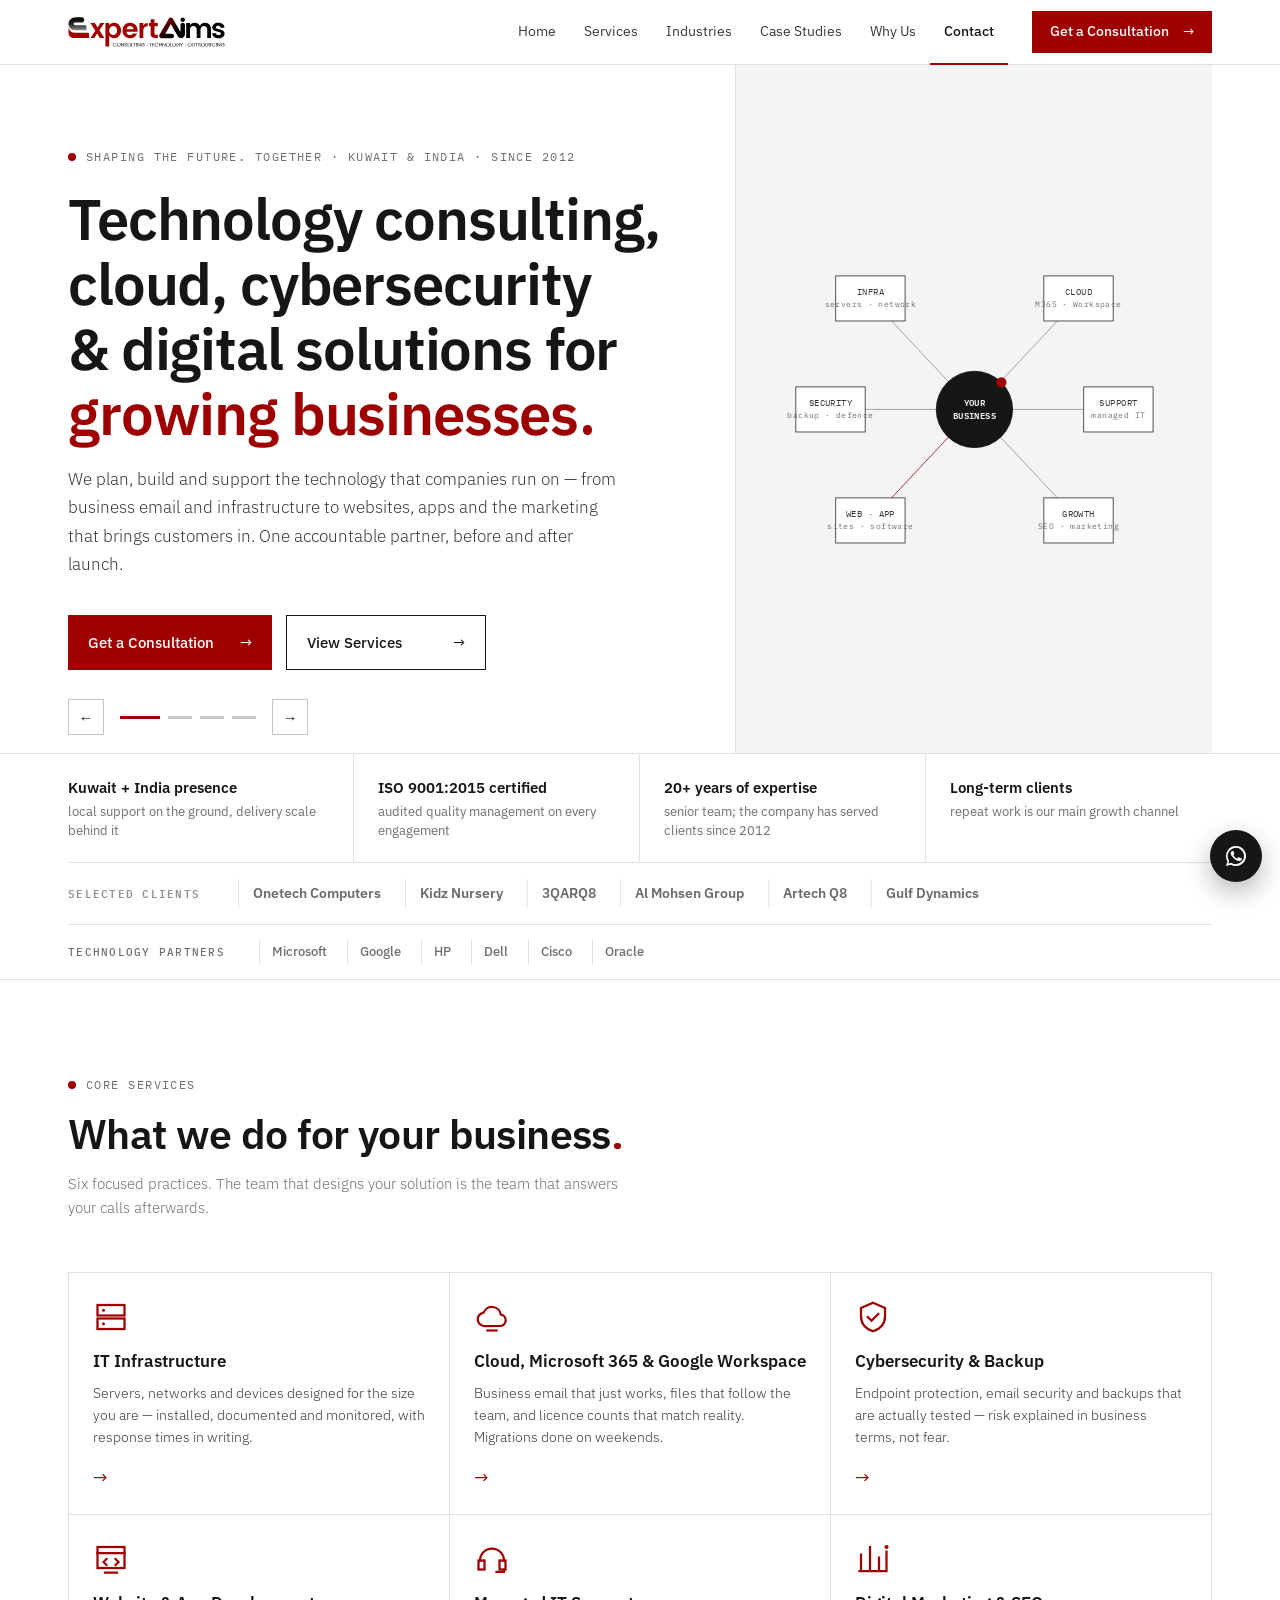
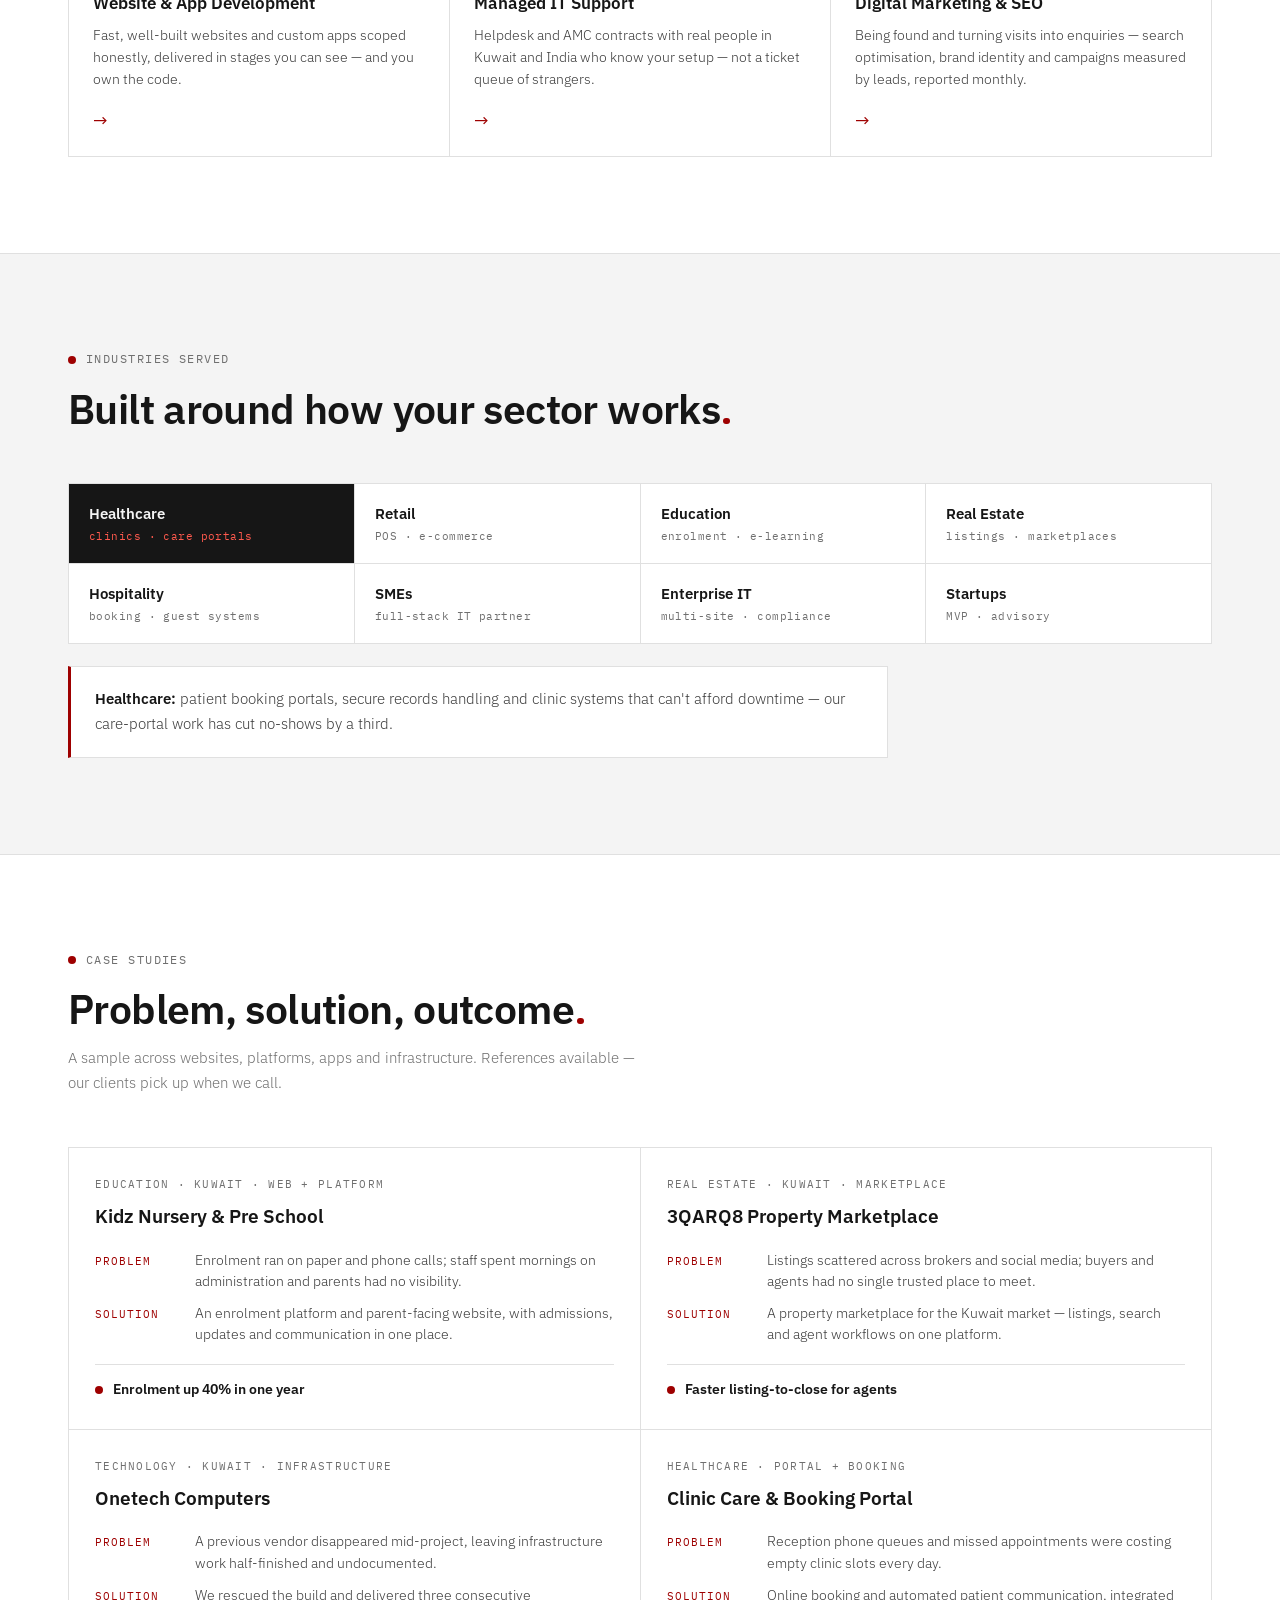
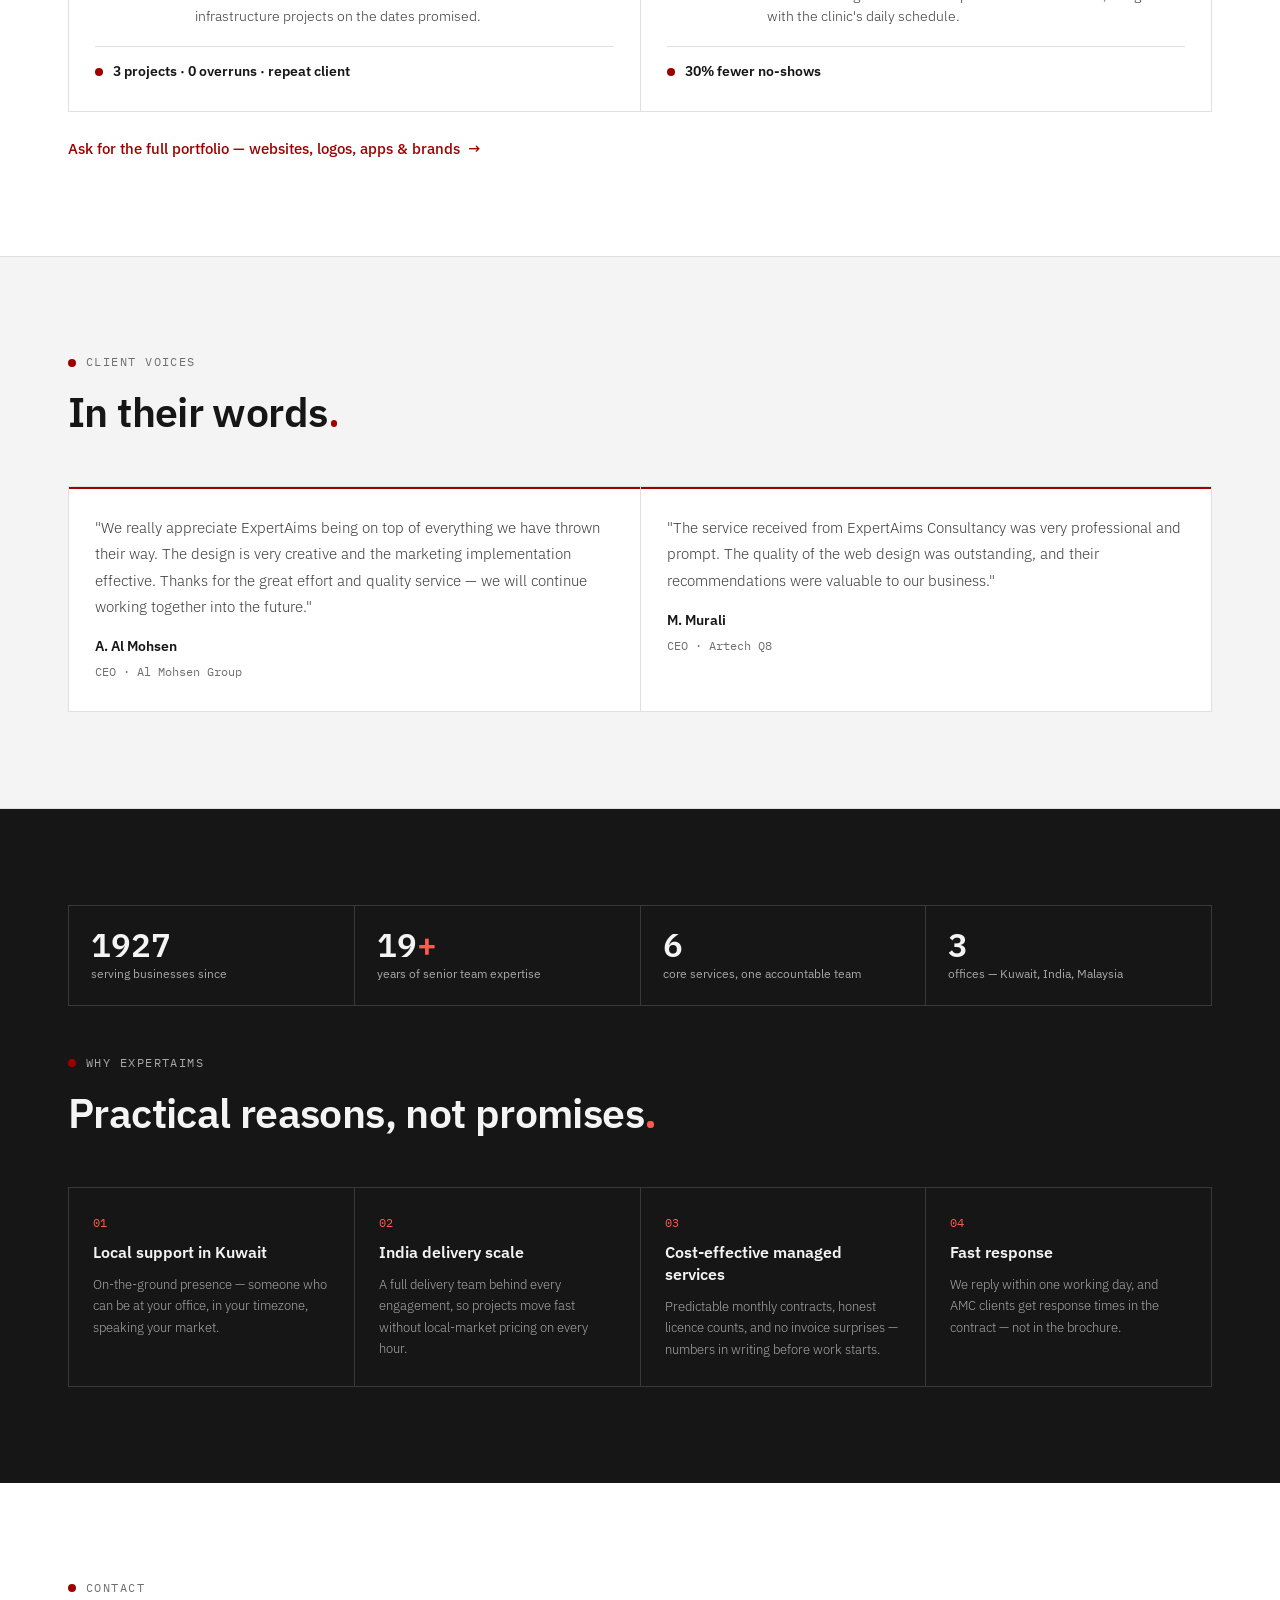
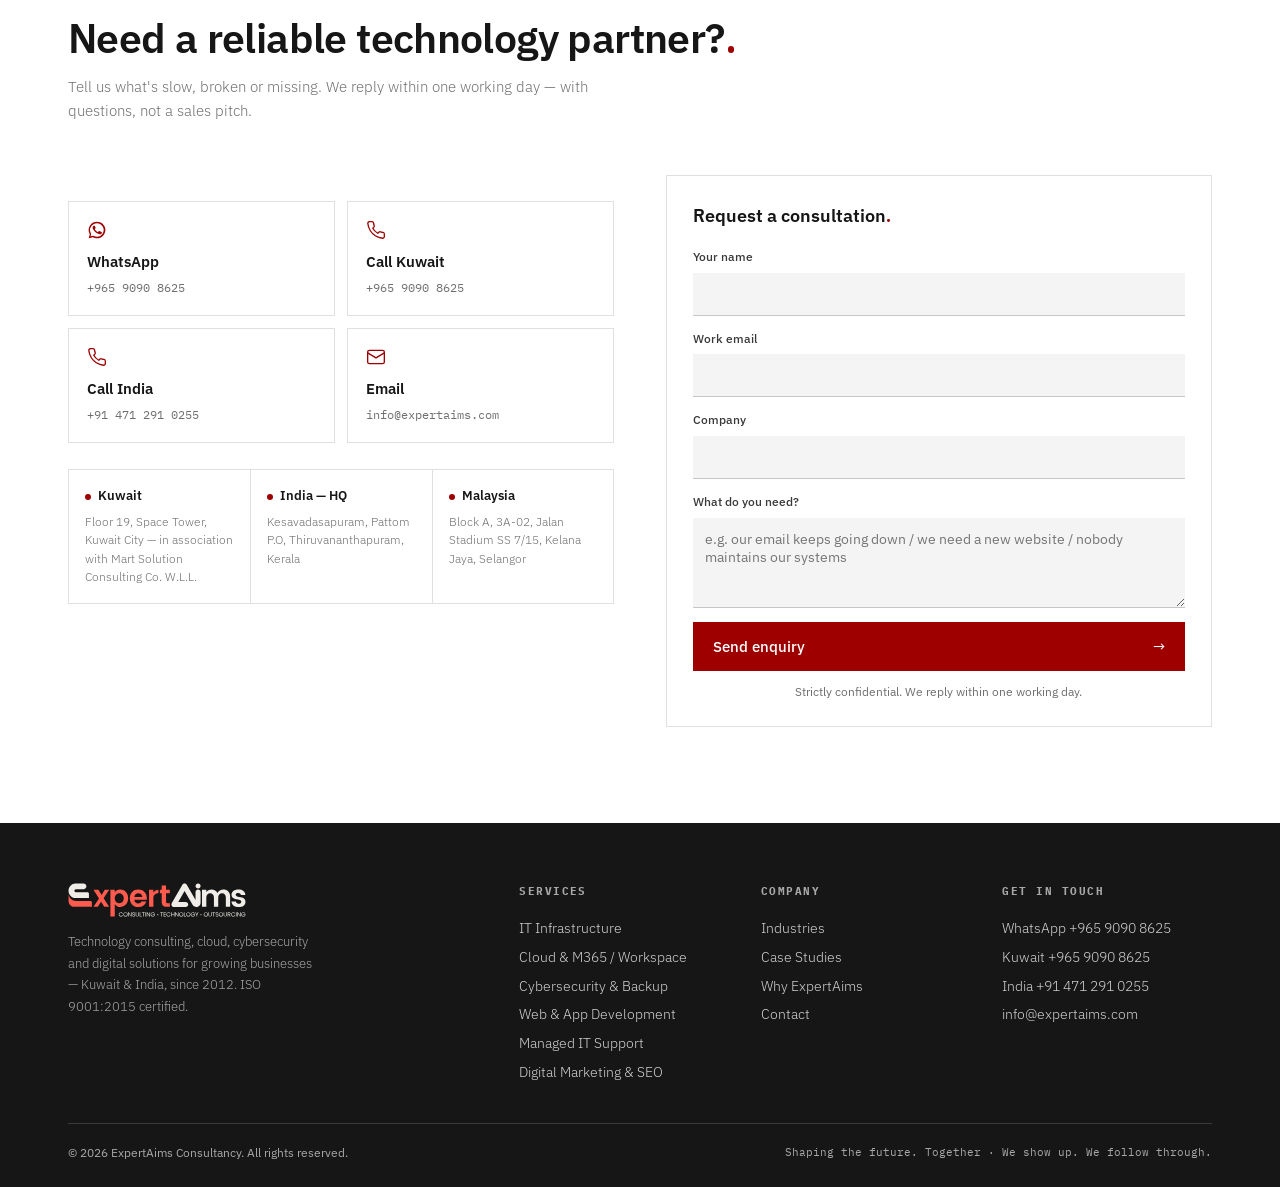
<file: v4.html>
<!DOCTYPE html>
<html lang="en">
<head>
<meta charset="UTF-8">
<meta name="viewport" content="width=device-width, initial-scale=1.0">
<title>ExpertAims — Technology Consulting, Cloud, Cybersecurity &amp; Digital Solutions</title>
<meta name="description" content="ExpertAims delivers technology consulting, cloud and Microsoft 365 / Google Workspace, cybersecurity, web and app development, managed IT support and digital marketing for growing businesses. Kuwait and India, since 2012.">
<meta name="keywords" content="technology consulting Kuwait, cloud solutions, Microsoft 365, Google Workspace, cybersecurity, managed IT support, web development, app development, digital marketing, SEO, India">
<meta name="author" content="ExpertAims Consultancy">
<meta name="theme-color" content="#ffffff">
<link rel="canonical" href="https://www.expertaims.com/">
<meta property="og:type" content="website">
<meta property="og:site_name" content="ExpertAims Consultancy">
<meta property="og:title" content="ExpertAims — Technology Consulting, Cloud, Cybersecurity &amp; Digital Solutions">
<meta property="og:description" content="Technology consulting, cloud, cybersecurity and digital solutions for growing businesses — Kuwait &amp; India, since 2012.">
<meta property="og:url" content="https://www.expertaims.com/">
<meta property="og:image" content="https://www.expertaims.com/assets/brand/og-image.png">
<meta property="og:image:width" content="1200">
<meta property="og:image:height" content="630">
<meta name="twitter:card" content="summary_large_image">
<meta name="twitter:title" content="ExpertAims — Technology Consulting &amp; Digital Solutions">
<meta name="twitter:image" content="https://www.expertaims.com/assets/brand/og-image.png">
<link rel="icon" type="image/svg+xml" href="assets/brand/logo-e.svg">
<link rel="icon" type="image/png" sizes="32x32" href="assets/brand/favicon-32.png">
<link rel="apple-touch-icon" sizes="180x180" href="assets/brand/apple-touch-icon.png">
<link rel="preconnect" href="https://fonts.googleapis.com">
<link rel="preconnect" href="https://fonts.gstatic.com" crossorigin>
<link href="https://fonts.googleapis.com/css2?family=IBM+Plex+Sans:wght@300;400;500;600;700&family=IBM+Plex+Mono:wght@400;500&display=swap" rel="stylesheet">
<script type="application/ld+json">
{
  "@context": "https://schema.org",
  "@type": "Organization",
  "name": "ExpertAims Consultancy",
  "alternateName": "EAC",
  "url": "https://www.expertaims.com/",
  "logo": "https://www.expertaims.com/assets/brand/logo-full.png",
  "slogan": "We show up. We follow through.",
  "foundingDate": "2012",
  "description": "Technology consulting, cloud and Microsoft 365 / Google Workspace, cybersecurity, web and app development, managed IT support and digital marketing for growing businesses. Kuwait and India.",
  "email": "info@expertaims.com",
  "sameAs": [
    "https://www.linkedin.com/company/expertaims",
    "https://www.facebook.com/expertaims",
    "https://www.instagram.com/expertaims"
  ],
  "address": [
    { "@type": "PostalAddress", "streetAddress": "Floor 19, Space Tower", "addressLocality": "Kuwait City", "addressCountry": "KW" },
    { "@type": "PostalAddress", "streetAddress": "Mosque Lane, Kesavadasapuram, Pattom P.O", "addressLocality": "Thiruvananthapuram", "addressRegion": "Kerala", "addressCountry": "IN" },
    { "@type": "PostalAddress", "streetAddress": "Block A, 3A-02, Jalan Stadium SS 7/15, Kelana Jaya", "addressLocality": "Selangor", "postalCode": "47301", "addressCountry": "MY" }
  ],
  "contactPoint": [
    { "@type": "ContactPoint", "telephone": "+965-9090-8625", "contactType": "customer service", "areaServed": "KW" },
    { "@type": "ContactPoint", "telephone": "+91-471-2910255", "contactType": "customer service", "areaServed": "IN" }
  ]
}
</script>
<style>
/* ============================================================
   ExpertAims — "Enterprise Clean"
   References: IBM (tile grid, arrows, sharp corners, Plex),
   Accenture (bold typographic hero, single accent),
   Infosys (clean services journey). Brand red #9E0000.
   ============================================================ */
:root{
  --bg:#ffffff; --bg-2:#f4f4f4; --bg-3:#e8e8e8;
  --ink:#161616; --ink-2:#393939; --mut:#6f6f6f; --line:#e0e0e0; --line-2:#c6c6c6;
  --red:#9E0000; --red-deep:#6F0000;
  --dark:#161616; --d-text:#f4f4f4; --d-mut:#a8a8a8; --d-line:#393939; --d-red:#ff5a4e;
  --sans:'IBM Plex Sans',-apple-system,sans-serif; --mono:'IBM Plex Mono',monospace;
  --max:1240px; --gut:clamp(20px,4.5vw,48px);
}
*,*::before,*::after{box-sizing:border-box;margin:0;padding:0}
html{font-size:16px}
@media (prefers-reduced-motion:no-preference){html{scroll-behavior:smooth}}
body{background:var(--bg);color:var(--ink);font-family:var(--sans);line-height:1.55;-webkit-font-smoothing:antialiased;overflow-x:hidden}
img{max-width:100%;display:block}
a{color:inherit}
::selection{background:var(--red);color:#fff}
.wrap{max-width:var(--max);margin:0 auto;padding-left:var(--gut);padding-right:var(--gut)}

/* type */
.eyeb{font-family:var(--mono);font-size:12px;letter-spacing:.12em;text-transform:uppercase;color:var(--mut);display:flex;align-items:center;gap:10px}
.eyeb::before{content:'';width:8px;height:8px;border-radius:50%;background:var(--red);flex:none}
h1{font-weight:600;font-size:clamp(32px,4.6vw,58px);line-height:1.12;letter-spacing:-.02em;text-wrap:balance}
.h2{font-weight:600;font-size:clamp(26px,3.2vw,42px);line-height:1.15;letter-spacing:-.015em;text-wrap:balance}
.red{color:var(--red)}
.dot-t{display:inline-block;width:.16em;height:.16em;border-radius:50%;background:var(--red);margin-left:.08em}

/* buttons: sharp, enterprise */
.btn{display:inline-flex;align-items:center;justify-content:space-between;gap:26px;font-size:15px;font-weight:500;text-decoration:none;padding:15px 20px;min-width:200px;transition:background .15s,color .15s,border-color .15s;cursor:pointer;border:0;font-family:var(--sans)}
.btn::after{content:'→';font-weight:400}
.btn-red{background:var(--red);color:#fff}
.btn-red:hover{background:var(--red-deep)}
.btn-ghost{background:transparent;color:var(--ink);border:1px solid var(--ink)}
.btn-ghost:hover{background:var(--ink);color:#fff}
.alink{display:inline-flex;align-items:center;gap:8px;font-size:15px;font-weight:500;color:var(--red);text-decoration:none}
.alink::after{content:'→';transition:transform .18s}
.alink:hover::after{transform:translateX(5px)}

/* reveal */
.rv{opacity:0;transform:translateY(14px);transition:opacity .55s ease,transform .55s ease}
.rv.in{opacity:1;transform:none}
@media (prefers-reduced-motion:reduce){.rv{opacity:1;transform:none;transition:none}}

/* ───────── header ───────── */
header{position:sticky;top:0;z-index:100;background:rgba(255,255,255,.96);backdrop-filter:blur(8px);-webkit-backdrop-filter:blur(8px);border-bottom:1px solid var(--line)}
.bar{max-width:var(--max);margin:0 auto;padding:0 var(--gut);height:64px;display:flex;align-items:center;gap:24px}
.brand img{height:30px;width:auto;display:block}
nav.links{display:flex;margin-left:auto}
nav.links a{font-size:14px;font-weight:400;color:var(--ink-2);text-decoration:none;padding:20px 14px;border-bottom:2px solid transparent;transition:color .15s,border-color .15s;line-height:24px}
nav.links a:hover{color:var(--ink);border-bottom-color:var(--line-2)}
nav.links a.on{color:var(--ink);border-bottom-color:var(--red);font-weight:500}
.bar .btn{min-width:0;padding:10px 18px;font-size:14px;gap:14px}
.mbtn{display:none;width:40px;height:40px;flex-direction:column;align-items:center;justify-content:center;gap:5px;background:none;border:1px solid var(--line-2);cursor:pointer}
.mbtn span{width:16px;height:1.6px;background:var(--ink);transition:transform .2s,opacity .15s}
.mbtn.open span:nth-child(1){transform:translateY(6.6px) rotate(45deg)}
.mbtn.open span:nth-child(2){opacity:0}
.mbtn.open span:nth-child(3){transform:translateY(-6.6px) rotate(-45deg)}
.msheet{display:none;position:fixed;top:64px;left:0;right:0;z-index:99;background:#fff;border-bottom:1px solid var(--line);padding:6px var(--gut) 18px;flex-direction:column;box-shadow:0 24px 40px rgba(22,22,22,.12)}
.msheet.open{display:flex;animation:msIn .22s ease}
@keyframes msIn{from{opacity:0;transform:translateY(-6px)}to{opacity:1;transform:none}}
.msheet a{padding:14px 2px;font-size:15.5px;font-weight:500;color:var(--ink);text-decoration:none;border-bottom:1px solid var(--line)}
.msheet a.mcta{margin-top:12px;border:0;background:var(--red);color:#fff;text-align:center;padding:15px}
@media (max-width:940px){nav.links{display:none}.bar>.btn{display:none}.mbtn{display:flex;margin-left:auto}}

/* ───────── hero ───────── */
.hero{border-bottom:1px solid var(--line)}
.hero-in{display:grid;grid-template-columns:7fr 5fr;min-height:520px}
.hero-copy{padding:clamp(48px,6.5vw,96px) clamp(28px,4vw,64px) clamp(48px,6.5vw,96px) 0;display:flex;flex-direction:column;justify-content:center}
.hero-copy h1{margin:20px 0 18px}
.hero-copy .lede{font-size:clamp(15.5px,1.35vw,18px);font-weight:300;line-height:1.65;color:var(--ink-2);max-width:56ch}
.hero-ctas{display:flex;gap:14px;margin-top:36px;flex-wrap:wrap}
.hero-side{border-left:1px solid var(--line);background:var(--bg-2);display:flex;align-items:center;justify-content:center;padding:clamp(24px,3vw,44px)}
.sysmap{width:100%;max-width:420px;height:auto}
.sysmap .wire{stroke:var(--ink-2);stroke-width:1;fill:none;opacity:.5}
.sysmap .wire.r{stroke:var(--red);opacity:.9}
.sysmap .nd{fill:#fff;stroke:var(--ink-2);stroke-width:1}
.sysmap .nd.core{fill:var(--ink);stroke:var(--ink)}
.sysmap .pip{fill:var(--red)}
.sysmap text{font-family:var(--mono);font-size:10.5px;letter-spacing:.05em;fill:var(--ink-2)}
.sysmap .cap{fill:var(--mut);font-size:9px}
.sysmap .draw{stroke-dasharray:600;stroke-dashoffset:600;transition:stroke-dashoffset 1.5s ease .2s}
.sysmap.go .draw{stroke-dashoffset:0}
@media (prefers-reduced-motion:reduce){.sysmap .draw{stroke-dashoffset:0;transition:none}}
@media (max-width:900px){.hero-in{grid-template-columns:1fr}.hero-copy{padding-right:0}.hero-side{border-left:0;border-top:1px solid var(--line)}}


/* ───────── hero slider ───────── */
.hero{position:relative}
.hero-vp{overflow:hidden}
.hero-track{display:flex;transition:transform .55s cubic-bezier(.4,0,.2,1)}
.hslide{min-width:100%}
@media (prefers-reduced-motion:reduce){.hero-track{transition:none}}
.hero-ctrl{position:absolute;bottom:0;left:0;right:0;pointer-events:none}
.hero-ctrl .wrap{display:flex;align-items:center;gap:16px;padding-top:0;padding-bottom:18px}
.hdots{display:flex;gap:8px;pointer-events:auto}
.hdot{width:24px;height:3px;background:var(--line-2);border:0;padding:0;cursor:pointer;transition:background .2s,width .2s}
.hdot.on{width:40px;background:var(--red)}
.harr{pointer-events:auto;width:36px;height:36px;border:1px solid var(--line-2);background:#fff;color:var(--ink);font-size:15px;cursor:pointer;display:flex;align-items:center;justify-content:center;transition:background .15s,color .15s,border-color .15s}
.harr:hover{background:var(--ink);color:#fff;border-color:var(--ink)}
.hs-art{width:100%;max-width:420px;height:auto}
.hs-art .ln{stroke:var(--ink-2);stroke-width:1.1;fill:none;opacity:.55}
.hs-art .ln.r{stroke:var(--red);opacity:.9}
.hs-art .bx{fill:#fff;stroke:var(--ink-2);stroke-width:1;opacity:.9}
.hs-art .fl{fill:var(--red)}
.hs-art text{font-family:var(--mono);font-size:10px;letter-spacing:.05em;fill:var(--ink-2)}

/* ───────── partners row ───────── */
.partners{border-top:1px solid var(--line);padding:14px 0;display:flex;align-items:center;gap:8px;flex-wrap:wrap}
.partners .lab{font-family:var(--mono);font-size:10.5px;letter-spacing:.12em;text-transform:uppercase;color:var(--mut);margin-right:14px;flex:none}
.partners span{font-size:13px;font-weight:500;color:var(--mut);padding:3px 12px;border-left:1px solid var(--line)}
.partners span:nth-of-type(1){border-left:0;padding-left:0}

/* ───────── stats counters (dark band) ───────── */
.stats-row{display:grid;grid-template-columns:repeat(4,1fr);gap:1px;background:var(--d-line);border:1px solid var(--d-line);margin-bottom:clamp(30px,4vw,48px)}
.st{background:var(--dark);padding:22px 22px;display:flex;flex-direction:column;gap:4px}
.st b{font-size:clamp(26px,2.6vw,38px);font-weight:600;color:var(--d-text);line-height:1;font-variant-numeric:tabular-nums}
.st b i{font-style:normal;color:var(--d-red)}
.st > span{font-size:12px;color:var(--d-mut);line-height:1.5}
@media (max-width:800px){.stats-row{grid-template-columns:1fr 1fr}}

/* ───────── testimonials ───────── */
#voices{background:var(--bg-2);border-top:1px solid var(--line);border-bottom:1px solid var(--line)}
.tst-grid{display:grid;grid-template-columns:1fr 1fr;gap:1px;background:var(--line);border:1px solid var(--line)}
.tst{background:#fff;padding:28px 26px;display:flex;flex-direction:column;gap:16px;position:relative}
.tst::before{content:'';position:absolute;top:0;left:0;right:0;height:2px;background:var(--red)}
.tst blockquote{font-size:15px;font-weight:300;line-height:1.75;color:var(--ink-2);margin:0}
.tst figcaption b{font-size:14px;font-weight:600;color:var(--ink);display:block}
.tst figcaption span{font-family:var(--mono);font-size:11.5px;color:var(--mut)}
@media (max-width:800px){.tst-grid{grid-template-columns:1fr}}

@media (max-width:900px){.hero-ctrl{position:static}.hero-ctrl .wrap{padding-top:14px}}

/* ───────── trust strip ───────── */
.trust{border-bottom:1px solid var(--line);background:#fff}
.trust-facts{display:grid;grid-template-columns:repeat(4,1fr)}
.tf{padding:22px 24px 22px 0;border-right:1px solid var(--line);display:flex;flex-direction:column;gap:3px}
.tf:not(:first-child){padding-left:24px}
.tf:last-child{border-right:0}
.tf b{font-size:15px;font-weight:600;color:var(--ink)}
.tf span{font-size:12.5px;color:var(--mut);line-height:1.5}
.clients{border-top:1px solid var(--line);padding:16px 0;display:flex;align-items:center;gap:10px;flex-wrap:wrap}
.clients .lab{font-family:var(--mono);font-size:10.5px;letter-spacing:.12em;text-transform:uppercase;color:var(--mut);margin-right:14px;flex:none}
.clients span{font-size:13.5px;font-weight:600;color:var(--ink-2);opacity:.75;padding:4px 14px;border-left:1px solid var(--line)}
.clients span:nth-of-type(1){border-left:0;padding-left:0}
@media (max-width:860px){.trust-facts{grid-template-columns:1fr 1fr}.tf{padding:16px 16px 16px 0}.tf:nth-child(2n){border-right:0}.tf:nth-child(-n+2){border-bottom:1px solid var(--line)}.tf:nth-child(2n+1){padding-left:0}.tf:nth-child(2n){padding-left:16px}}

/* ───────── sections ───────── */
section{padding:clamp(60px,7.5vw,104px) 0}
.sec-head{max-width:820px;margin-bottom:clamp(30px,4vw,52px)}
.sec-head .h2{margin-top:16px}
.sec-head .sub{font-size:15px;font-weight:300;color:var(--mut);margin-top:14px;max-width:64ch;line-height:1.65}

/* ───────── services: IBM clickable tiles ───────── */
.tiles{display:grid;grid-template-columns:repeat(3,1fr);gap:1px;background:var(--line);border:1px solid var(--line)}
.tile{background:#fff;padding:26px 24px 22px;min-height:230px;display:flex;flex-direction:column;text-decoration:none;position:relative;transition:background .15s}
.tile:hover{background:var(--bg-2)}
.tile .t-ic{width:36px;height:36px;color:var(--red);margin-bottom:16px}
.tile .t-ic svg{width:100%;height:100%;display:block}
.tile h3{font-size:16.5px;font-weight:600;color:var(--ink);margin-bottom:9px;line-height:1.3}
.tile p{font-size:13.5px;font-weight:300;line-height:1.65;color:var(--ink-2);flex:1}
.tile .t-arrow{margin-top:16px;font-size:18px;color:var(--red);transition:transform .18s;align-self:flex-start}
.tile:hover .t-arrow{transform:translateX(6px)}
.tile::before{content:'';position:absolute;top:0;left:0;right:0;height:2px;background:transparent;transition:background .15s}
.tile:hover::before{background:var(--red)}
@media (max-width:960px){.tiles{grid-template-columns:1fr 1fr}}
@media (max-width:600px){.tiles{grid-template-columns:1fr}.tile{min-height:0}}

/* ───────── industries ───────── */
#industries{background:var(--bg-2);border-top:1px solid var(--line);border-bottom:1px solid var(--line)}
.ind-grid{display:grid;grid-template-columns:repeat(4,1fr);gap:1px;background:var(--line);border:1px solid var(--line)}
.ind{background:#fff;padding:20px 20px;display:flex;flex-direction:column;gap:6px;cursor:pointer;border:0;text-align:left;font-family:var(--sans);transition:background .15s;position:relative}
.ind:hover{background:var(--bg-2)}
.ind b{font-size:15px;font-weight:600;color:var(--ink)}
.ind span{font-family:var(--mono);font-size:11px;color:var(--mut);letter-spacing:.04em}
.ind.on{background:var(--dark)}
.ind.on b{color:var(--d-text)}
.ind.on span{color:var(--d-red)}
.ind-note{margin-top:22px;background:#fff;border:1px solid var(--line);border-left:3px solid var(--red);padding:20px 24px;max-width:820px}
.ind-note p{font-size:14.5px;font-weight:300;line-height:1.7;color:var(--ink-2)}
.ind-note p b{font-weight:600;color:var(--ink)}
@media (max-width:900px){.ind-grid{grid-template-columns:1fr 1fr}}

/* ───────── case studies ───────── */
.cases{display:grid;grid-template-columns:repeat(2,1fr);gap:1px;background:var(--line);border:1px solid var(--line)}
.cs{background:#fff;padding:28px 26px;display:flex;flex-direction:column;gap:0;transition:background .15s;position:relative}
.cs:hover{background:var(--bg-2)}
.cs::before{content:'';position:absolute;top:0;left:0;right:0;height:2px;background:transparent;transition:background .15s}
.cs:hover::before{background:var(--red)}
.cs .c-tag{font-family:var(--mono);font-size:10.5px;letter-spacing:.12em;text-transform:uppercase;color:var(--mut);margin-bottom:10px}
.cs h3{font-size:19px;font-weight:600;color:var(--ink);margin-bottom:18px}
.cs dl{display:grid;grid-template-columns:86px 1fr;row-gap:10px;column-gap:14px;flex:1}
.cs dt{font-family:var(--mono);font-size:10.5px;letter-spacing:.1em;text-transform:uppercase;color:var(--red);padding-top:3px}
.cs dd{font-size:13.5px;font-weight:300;line-height:1.6;color:var(--ink-2)}
.cs .c-out{margin-top:18px;padding-top:14px;border-top:1px solid var(--line);font-size:14px;font-weight:600;color:var(--ink);display:flex;align-items:center;gap:10px}
.cs .c-out::before{content:'';width:8px;height:8px;border-radius:50%;background:var(--red);flex:none}
@media (max-width:800px){.cases{grid-template-columns:1fr}}

/* ───────── why: dark band ───────── */
#why{background:var(--dark);color:var(--d-text)}
#why .eyeb{color:var(--d-mut)}
#why .h2{color:var(--d-text)}
#why .sub{color:var(--d-mut)}
.why-grid{display:grid;grid-template-columns:repeat(4,1fr);gap:1px;background:var(--d-line);border:1px solid var(--d-line)}
.wy{background:var(--dark);padding:26px 24px;display:flex;flex-direction:column;gap:10px}
.wy .n{font-family:var(--mono);font-size:12px;color:var(--d-red)}
.wy h3{font-size:16px;font-weight:600;color:var(--d-text);line-height:1.35}
.wy p{font-size:13px;font-weight:300;line-height:1.65;color:var(--d-mut)}
@media (max-width:900px){.why-grid{grid-template-columns:1fr 1fr}}
@media (max-width:560px){.why-grid{grid-template-columns:1fr}}

/* ───────── contact ───────── */
#contact .grid{display:grid;grid-template-columns:1fr 1fr;gap:clamp(28px,4vw,56px);align-items:start}
.chan{display:grid;grid-template-columns:1fr 1fr;gap:12px;margin-top:26px}
.ch{display:flex;flex-direction:column;gap:5px;text-decoration:none;border:1px solid var(--line);padding:18px;transition:border-color .15s,background .15s;position:relative}
.ch:hover{border-color:var(--red);background:var(--bg-2)}
.ch svg{width:20px;height:20px;color:var(--red);margin-bottom:6px}
.ch b{font-size:14.5px;font-weight:600;color:var(--ink)}
.ch span{font-family:var(--mono);font-size:12px;color:var(--mut)}
.offices3{display:grid;grid-template-columns:repeat(3,1fr);gap:1px;background:var(--line);border:1px solid var(--line);margin-top:26px}
.of{background:#fff;padding:16px 16px}
.of b{font-size:13px;font-weight:600;color:var(--ink);display:flex;align-items:center;gap:7px;margin-bottom:6px}
.of b::before{content:'';width:6px;height:6px;border-radius:50%;background:var(--red)}
.of p{font-size:12px;font-weight:300;color:var(--mut);line-height:1.55}
.form{border:1px solid var(--line);padding:26px}
.form h3{font-size:18px;font-weight:600;margin-bottom:18px}
.ff{display:flex;flex-direction:column;gap:6px;margin-bottom:14px}
.ff span{font-size:12px;font-weight:500;color:var(--ink-2)}
.ff input,.ff textarea{font-family:var(--sans);font-size:14px;color:var(--ink);background:var(--bg-2);border:0;border-bottom:1px solid var(--line-2);padding:12px;transition:border-color .15s,background .15s}
.ff textarea{resize:vertical;min-height:90px}
.ff input:focus,.ff textarea:focus{outline:none;border-bottom-color:var(--red);background:#fff;box-shadow:inset 0 0 0 1px var(--line)}
.ff.bad input,.ff.bad textarea{border-bottom-color:var(--red);background:#fdf4f4}
.form .btn{width:100%;min-width:0}
.f-note{font-size:11.5px;color:var(--mut);text-align:center;margin-top:12px}
@media (max-width:900px){#contact .grid{grid-template-columns:1fr}.offices3{grid-template-columns:1fr}}
@media (max-width:560px){.chan{grid-template-columns:1fr}}

/* ───────── footer ───────── */
footer{background:var(--dark);color:var(--d-text);padding:clamp(40px,5vw,60px) 0 24px}
.fgrid{display:grid;grid-template-columns:2fr 1fr 1fr 1fr;gap:32px}
.fgrid img{height:34px;width:auto;margin-bottom:14px}
.fgrid .fp{font-size:13px;font-weight:300;color:var(--d-mut);line-height:1.65;max-width:32ch}
.fcol h4{font-family:var(--mono);font-size:10.5px;letter-spacing:.14em;text-transform:uppercase;color:var(--d-mut);margin-bottom:14px}
.fcol a{display:block;font-size:13.5px;font-weight:300;color:var(--d-text);opacity:.85;text-decoration:none;padding:4px 0}
.fcol a:hover{color:var(--d-red);opacity:1}
.fbar{border-top:1px solid var(--d-line);margin-top:36px;padding-top:20px;display:flex;justify-content:space-between;gap:12px;flex-wrap:wrap;font-size:12px;color:var(--d-mut)}
.fbar .mono{font-family:var(--mono);font-size:11px}
@media (max-width:860px){.fgrid{grid-template-columns:1fr 1fr}}
@media (max-width:560px){.fgrid{grid-template-columns:1fr}}

/* WhatsApp fab */
.wa{position:fixed;right:18px;bottom:18px;z-index:90;width:52px;height:52px;border-radius:50%;background:#161616;display:flex;align-items:center;justify-content:center;box-shadow:0 10px 26px rgba(22,22,22,.3);transition:background .15s,transform .15s}
.wa:hover{background:var(--red);transform:translateY(-3px)}
.wa svg{width:24px;height:24px;color:#fff}

.skip{position:fixed;top:-48px;left:14px;z-index:400;background:var(--red);color:#fff;font-weight:600;font-size:13px;padding:10px 18px;text-decoration:none;transition:top .2s}
.skip:focus{top:0}
:focus-visible{outline:2px solid var(--red);outline-offset:2px}

@media print{header,.wa,.skip,.mbtn,.msheet,.hero-ctas,.form{display:none !important}section{padding:18px 0}}
</style>
</head>
<body>
<a class="skip" href="#services">Skip to content</a>

<header>
  <div class="bar">
    <a class="brand" href="#top" aria-label="ExpertAims home"><img src="assets/brand/logo-full.svg" alt="ExpertAims — Consulting · Technology · Outsourcing" width="718" height="137"></a>
    <nav class="links" aria-label="Primary">
      <a href="#top" class="on">Home</a>
      <a href="#services">Services</a>
      <a href="#industries">Industries</a>
      <a href="#work">Case Studies</a>
      <a href="#why">Why Us</a>
      <a href="#contact">Contact</a>
    </nav>
    <a class="btn btn-red" href="#contact">Get a Consultation</a>
    <button class="mbtn" id="mbtn" aria-label="Open menu" aria-expanded="false" aria-controls="msheet"><span></span><span></span><span></span></button>
  </div>
</header>
<div class="msheet" id="msheet" aria-label="Mobile navigation">
  <a href="#top">Home</a>
  <a href="#services">Services</a>
  <a href="#industries">Industries</a>
  <a href="#work">Case Studies</a>
  <a href="#why">Why Us</a>
  <a href="#contact">Contact</a>
  <a class="mcta" href="#contact">Get a Consultation →</a>
</div>

<main id="top">

<!-- ═════════ HERO ═════════ -->
<div class="hero" id="heroSlider" aria-roledescription="carousel" aria-label="ExpertAims highlights">
  <div class="hero-vp">
  <div class="hero-track" id="heroTrack">

  <div class="hslide" role="group" aria-label="1 of 4">
  <div class="wrap hero-in">
    <div class="hero-copy">
      <p class="eyeb rv">Shaping the future. Together · Kuwait &amp; India · since 2012</p>
      <h1 class="rv">Technology consulting, cloud, cybersecurity &amp; digital solutions for <span class="red">growing businesses</span><span class="dot-t" aria-hidden="true"></span></h1>
      <p class="lede rv">We plan, build and support the technology that companies run on — from business email and infrastructure to websites, apps and the marketing that brings customers in. One accountable partner, before and after launch.</p>
      <div class="hero-ctas rv">
        <a class="btn btn-red" href="#contact">Get a Consultation</a>
        <a class="btn btn-ghost" href="#services">View Services</a>
      </div>
    </div>
    <div class="hero-side rv">
      <svg class="sysmap" id="sysmap" viewBox="0 0 460 400" role="img" aria-label="Diagram: ExpertAims connects infrastructure, cloud, security, support, web and growth around your business">
        <path class="wire draw" d="M230 200 L110 72"/>
        <path class="wire draw" d="M230 200 L350 72"/>
        <path class="wire draw" d="M230 200 L64 200"/>
        <path class="wire draw" d="M230 200 L396 200"/>
        <path class="wire r draw" d="M230 200 L110 328"/>
        <path class="wire draw" d="M230 200 L350 328"/>
        <g>
          <rect class="nd" x="70" y="46" width="80" height="52"/><text x="110" y="68" text-anchor="middle">INFRA</text><text class="cap" x="110" y="82" text-anchor="middle">servers · network</text>
          <rect class="nd" x="310" y="46" width="80" height="52"/><text x="350" y="68" text-anchor="middle">CLOUD</text><text class="cap" x="350" y="82" text-anchor="middle">M365 · Workspace</text>
          <rect class="nd" x="24" y="174" width="80" height="52"/><text x="64" y="196" text-anchor="middle">SECURITY</text><text class="cap" x="64" y="210" text-anchor="middle">backup · defence</text>
          <rect class="nd" x="356" y="174" width="80" height="52"/><text x="396" y="196" text-anchor="middle">SUPPORT</text><text class="cap" x="396" y="210" text-anchor="middle">managed IT</text>
          <rect class="nd" x="70" y="302" width="80" height="52"/><text x="110" y="324" text-anchor="middle">WEB · APP</text><text class="cap" x="110" y="338" text-anchor="middle">sites · software</text>
          <rect class="nd" x="310" y="302" width="80" height="52"/><text x="350" y="324" text-anchor="middle">GROWTH</text><text class="cap" x="350" y="338" text-anchor="middle">SEO · marketing</text>
        </g>
        <circle class="nd core" cx="230" cy="200" r="44"/>
        <text x="230" y="196" text-anchor="middle" style="fill:#f4f4f4;font-weight:600">YOUR</text>
        <text x="230" y="211" text-anchor="middle" style="fill:#f4f4f4;font-weight:600">BUSINESS</text>
        <circle class="pip" cx="261" cy="169" r="6"/>
      </svg>
    </div>
  </div>
  </div>

  <div class="hslide" role="group" aria-label="2 of 4">
  <div class="wrap hero-in">
    <div class="hero-copy">
      <p class="eyeb">Cloud · Microsoft 365 · Google Workspace</p>
      <h2 class="h2" style="margin:20px 0 18px">Business email that just works — and files that follow the team<span class="dot-t" aria-hidden="true"></span></h2>
      <p class="lede">Migrations to Microsoft 365 or Google Workspace handled on weekends, licence counts that match reality, and one bill that makes sense. Monday looks normal; everything else got better.</p>
      <div class="hero-ctas">
        <a class="btn btn-red" href="#contact">Plan your migration</a>
        <a class="btn btn-ghost" href="#services">View Services</a>
      </div>
    </div>
    <div class="hero-side">
      <svg class="hs-art" viewBox="0 0 420 300" role="img" aria-label="Cloud email and files diagram">
        <path class="ln" d="M120 170a34 34 0 0 1 6-67 42 42 0 0 1 81 10 28 28 0 0 1-6 57H120z"/>
        <path class="ln r" d="M210 150 H280"/><circle class="fl" cx="280" cy="150" r="5"/>
        <rect class="bx" x="290" y="108" width="94" height="30"/><text x="337" y="127" text-anchor="middle">you@company</text>
        <rect class="bx" x="290" y="146" width="94" height="30"/><text x="337" y="165" text-anchor="middle">shared files</text>
        <rect class="bx" x="290" y="184" width="94" height="30"/><text x="337" y="203" text-anchor="middle">calendars</text>
        <text x="96" y="220">migrated · weekend · zero drama</text>
      </svg>
    </div>
  </div>
  </div>

  <div class="hslide" role="group" aria-label="3 of 4">
  <div class="wrap hero-in">
    <div class="hero-copy">
      <p class="eyeb">Websites · E-commerce · Apps</p>
      <h2 class="h2" style="margin:20px 0 18px">Launch your store online — <span class="red">fast</span><span class="dot-t" aria-hidden="true"></span></h2>
      <p class="lede">Complete e-commerce and web builds that take your site to a new level of profitability — storefront, payments and fulfilment working as one, built cleanly and maintained after launch.</p>
      <div class="hero-ctas">
        <a class="btn btn-red" href="#contact">Start your build</a>
        <a class="btn btn-ghost" href="#work">See case studies</a>
      </div>
    </div>
    <div class="hero-side">
      <svg class="hs-art" viewBox="0 0 420 300" role="img" aria-label="E-commerce storefront diagram">
        <rect class="bx" x="60" y="50" width="200" height="140"/><path class="ln" d="M60 78 H260"/>
        <circle class="fl" cx="76" cy="64" r="4"/><circle class="ln" cx="90" cy="64" r="4"/>
        <path class="ln" d="M78 104 H190M78 124 H160"/><rect class="fl" x="78" y="146" width="70" height="22"/>
        <text x="113" y="161" text-anchor="middle" style="fill:#fff">Buy now</text>
        <path class="ln r" d="M260 120 H320"/><circle class="fl" cx="320" cy="120" r="5"/>
        <path class="ln" d="M330 106 h44l-6 34h-32zM340 106v-8a8 8 0 0 1 16 0v8"/>
        <text x="300" y="220">order received · paid · shipped</text>
      </svg>
    </div>
  </div>
  </div>

  <div class="hslide" role="group" aria-label="4 of 4">
  <div class="wrap hero-in">
    <div class="hero-copy">
      <p class="eyeb">Managed IT · Remote support</p>
      <h2 class="h2" style="margin:20px 0 18px">Support that answers — remotely, <span class="red">immediately</span><span class="dot-t" aria-hidden="true"></span></h2>
      <p class="lede">Remote maintenance over the Internet means requests are processed live, the moment they arrive — enormous time and cost savings, from a team that already knows your setup.</p>
      <div class="hero-ctas">
        <a class="btn btn-red" href="#contact">Get support cover</a>
        <a class="btn btn-ghost" href="https://wa.me/96590908625" target="_blank" rel="noopener">WhatsApp us now</a>
      </div>
    </div>
    <div class="hero-side">
      <svg class="hs-art" viewBox="0 0 420 300" role="img" aria-label="Remote support diagram">
        <path class="ln" d="M90 160a60 60 0 0 1 120 0"/>
        <rect class="bx" x="82" y="160" width="26" height="40"/><rect class="bx" x="192" y="160" width="26" height="40"/>
        <path class="ln" d="M205 200v10h-40"/>
        <path class="ln r" d="M230 150 h50l10-14 12 28 10-20 8 6h30"/>
        <circle class="fl" cx="350" cy="150" r="5"/>
        <text x="256" y="220">request → resolved · live</text>
      </svg>
    </div>
  </div>
  </div>

  </div>
  </div>
  <div class="hero-ctrl">
    <div class="wrap">
      <button class="harr" id="hPrev" aria-label="Previous slide">←</button>
      <div class="hdots" id="hDots" role="tablist" aria-label="Slides"></div>
      <button class="harr" id="hNext" aria-label="Next slide">→</button>
    </div>
  </div>
</div>

<!-- ═════════ TRUST STRIP ═════════ -->
<div class="trust">
  <div class="wrap">
    <div class="trust-facts rv" role="list" aria-label="Company credentials">
      <div class="tf" role="listitem"><b>Kuwait + India presence</b><span>local support on the ground, delivery scale behind it</span></div>
      <div class="tf" role="listitem"><b>ISO 9001:2015 certified</b><span>audited quality management on every engagement</span></div>
      <div class="tf" role="listitem"><b>20+ years of expertise</b><span>senior team; the company has served clients since 2012</span></div>
      <div class="tf" role="listitem"><b>Long-term clients</b><span>repeat work is our main growth channel</span></div>
    </div>
    <div class="clients rv" aria-label="Selected clients">
      <span class="lab">Selected clients</span>
      <span>Onetech Computers</span><span>Kidz Nursery</span><span>3QARQ8</span><span>Al Mohsen Group</span><span>Artech Q8</span><span>Gulf Dynamics</span>
    </div>
    <div class="partners rv" aria-label="Technology partners">
      <span class="lab">Technology partners</span>
      <span>Microsoft</span><span>Google</span><span>HP</span><span>Dell</span><span>Cisco</span><span>Oracle</span>
    </div>
  </div>
</div>

<!-- ═════════ SERVICES ═════════ -->
<section id="services">
  <div class="wrap">
    <div class="sec-head">
      <p class="eyeb rv">Core services</p>
      <h2 class="h2 rv">What we do for your business<span class="dot-t" aria-hidden="true"></span></h2>
      <p class="sub rv">Six focused practices. The team that designs your solution is the team that answers your calls afterwards.</p>
    </div>
    <div class="tiles rv">
      <a class="tile" href="#contact">
        <span class="t-ic"><svg viewBox="0 0 24 24" fill="none" stroke="currentColor" stroke-width="1.5" stroke-linecap="square"><rect x="3" y="4" width="18" height="7"/><rect x="3" y="13" width="18" height="7"/><circle cx="7" cy="7.5" r="1" fill="currentColor" stroke="none"/><circle cx="7" cy="16.5" r="1" fill="currentColor" stroke="none"/></svg></span>
        <h3>IT Infrastructure</h3>
        <p>Servers, networks and devices designed for the size you are — installed, documented and monitored, with response times in writing.</p>
        <span class="t-arrow" aria-hidden="true">→</span>
      </a>
      <a class="tile" href="#contact">
        <span class="t-ic"><svg viewBox="0 0 24 24" fill="none" stroke="currentColor" stroke-width="1.5" stroke-linecap="square"><path d="M7 18a4.5 4.5 0 0 1-.6-8.96 6 6 0 0 1 11.5 1.4A3.8 3.8 0 0 1 17.4 18H7z"/><path d="M9 21h6"/></svg></span>
        <h3>Cloud, Microsoft 365 &amp; Google Workspace</h3>
        <p>Business email that just works, files that follow the team, and licence counts that match reality. Migrations done on weekends.</p>
        <span class="t-arrow" aria-hidden="true">→</span>
      </a>
      <a class="tile" href="#contact">
        <span class="t-ic"><svg viewBox="0 0 24 24" fill="none" stroke="currentColor" stroke-width="1.5" stroke-linecap="square"><path d="M12 2.5l8 3.5v5.5c0 5-3.4 8.5-8 10-4.6-1.5-8-5-8-10V6z"/><path d="M8.5 12l2.5 2.5 4.5-4.5"/></svg></span>
        <h3>Cybersecurity &amp; Backup</h3>
        <p>Endpoint protection, email security and backups that are actually tested — risk explained in business terms, not fear.</p>
        <span class="t-arrow" aria-hidden="true">→</span>
      </a>
      <a class="tile" href="#contact">
        <span class="t-ic"><svg viewBox="0 0 24 24" fill="none" stroke="currentColor" stroke-width="1.5" stroke-linecap="square"><rect x="3" y="4" width="18" height="14"/><path d="M3 8h18M8 21h8"/><path d="M9 12l-2 2 2 2M15 12l2 2-2 2"/></svg></span>
        <h3>Website &amp; App Development</h3>
        <p>Fast, well-built websites and custom apps scoped honestly, delivered in stages you can see — and you own the code.</p>
        <span class="t-arrow" aria-hidden="true">→</span>
      </a>
      <a class="tile" href="#contact">
        <span class="t-ic"><svg viewBox="0 0 24 24" fill="none" stroke="currentColor" stroke-width="1.5" stroke-linecap="square"><path d="M4 13a8 8 0 0 1 16 0"/><rect x="3" y="13" width="4" height="6"/><rect x="17" y="13" width="4" height="6"/><path d="M20 19v1.5h-5"/></svg></span>
        <h3>Managed IT Support</h3>
        <p>Helpdesk and AMC contracts with real people in Kuwait and India who know your setup — not a ticket queue of strangers.</p>
        <span class="t-arrow" aria-hidden="true">→</span>
      </a>
      <a class="tile" href="#contact">
        <span class="t-ic"><svg viewBox="0 0 24 24" fill="none" stroke="currentColor" stroke-width="1.5" stroke-linecap="square"><path d="M3 20h18M4 20V9M10 20V4M16 20v-9M21 20V7"/><circle cx="21" cy="4" r="1.4" fill="currentColor" stroke="none"/></svg></span>
        <h3>Digital Marketing &amp; SEO</h3>
        <p>Being found and turning visits into enquiries — search optimisation, brand identity and campaigns measured by leads, reported monthly.</p>
        <span class="t-arrow" aria-hidden="true">→</span>
      </a>
    </div>
  </div>
</section>

<!-- ═════════ INDUSTRIES ═════════ -->
<section id="industries">
  <div class="wrap">
    <div class="sec-head">
      <p class="eyeb rv">Industries served</p>
      <h2 class="h2 rv">Built around how your sector works<span class="dot-t" aria-hidden="true"></span></h2>
    </div>
    <div class="ind-grid rv" id="inds">
      <button class="ind on" data-k="health"><b>Healthcare</b><span>clinics · care portals</span></button>
      <button class="ind" data-k="retail"><b>Retail</b><span>POS · e-commerce</span></button>
      <button class="ind" data-k="edu"><b>Education</b><span>enrolment · e-learning</span></button>
      <button class="ind" data-k="realestate"><b>Real Estate</b><span>listings · marketplaces</span></button>
      <button class="ind" data-k="hosp"><b>Hospitality</b><span>booking · guest systems</span></button>
      <button class="ind" data-k="sme"><b>SMEs</b><span>full-stack IT partner</span></button>
      <button class="ind" data-k="corp"><b>Enterprise IT</b><span>multi-site · compliance</span></button>
      <button class="ind" data-k="startup"><b>Startups</b><span>MVP · advisory</span></button>
    </div>
    <div class="ind-note rv" aria-live="polite"><p id="indText"><b>Healthcare:</b> patient booking portals, secure records handling and clinic systems that can't afford downtime — our care-portal work has cut no-shows by a third.</p></div>
  </div>
</section>

<!-- ═════════ CASE STUDIES ═════════ -->
<section id="work">
  <div class="wrap">
    <div class="sec-head">
      <p class="eyeb rv">Case studies</p>
      <h2 class="h2 rv">Problem, solution, outcome<span class="dot-t" aria-hidden="true"></span></h2>
      <p class="sub rv">A sample across websites, platforms, apps and infrastructure. References available — our clients pick up when we call.</p>
    </div>
    <div class="cases rv">
      <div class="cs">
        <span class="c-tag">Education · Kuwait · web + platform</span>
        <h3>Kidz Nursery &amp; Pre School</h3>
        <dl>
          <dt>Problem</dt><dd>Enrolment ran on paper and phone calls; staff spent mornings on administration and parents had no visibility.</dd>
          <dt>Solution</dt><dd>An enrolment platform and parent-facing website, with admissions, updates and communication in one place.</dd>
        </dl>
        <div class="c-out">Enrolment up 40% in one year</div>
      </div>
      <div class="cs">
        <span class="c-tag">Real estate · Kuwait · marketplace</span>
        <h3>3QARQ8 Property Marketplace</h3>
        <dl>
          <dt>Problem</dt><dd>Listings scattered across brokers and social media; buyers and agents had no single trusted place to meet.</dd>
          <dt>Solution</dt><dd>A property marketplace for the Kuwait market — listings, search and agent workflows on one platform.</dd>
        </dl>
        <div class="c-out">Faster listing-to-close for agents</div>
      </div>
      <div class="cs">
        <span class="c-tag">Technology · Kuwait · infrastructure</span>
        <h3>Onetech Computers</h3>
        <dl>
          <dt>Problem</dt><dd>A previous vendor disappeared mid-project, leaving infrastructure work half-finished and undocumented.</dd>
          <dt>Solution</dt><dd>We rescued the build and delivered three consecutive infrastructure projects on the dates promised.</dd>
        </dl>
        <div class="c-out">3 projects · 0 overruns · repeat client</div>
      </div>
      <div class="cs">
        <span class="c-tag">Healthcare · portal + booking</span>
        <h3>Clinic Care &amp; Booking Portal</h3>
        <dl>
          <dt>Problem</dt><dd>Reception phone queues and missed appointments were costing empty clinic slots every day.</dd>
          <dt>Solution</dt><dd>Online booking and automated patient communication, integrated with the clinic's daily schedule.</dd>
        </dl>
        <div class="c-out">30% fewer no-shows</div>
      </div>
    </div>
    <p class="rv" style="margin-top:24px"><a class="alink" href="#contact">Ask for the full portfolio — websites, logos, apps &amp; brands</a></p>
  </div>
</section>

<!-- ═════════ TESTIMONIALS ═════════ -->
<section id="voices">
  <div class="wrap">
    <div class="sec-head">
      <p class="eyeb rv">Client voices</p>
      <h2 class="h2 rv">In their words<span class="dot-t" aria-hidden="true"></span></h2>
    </div>
    <div class="tst-grid rv">
      <figure class="tst">
        <blockquote>"We really appreciate ExpertAims being on top of everything we have thrown their way. The design is very creative and the marketing implementation effective. Thanks for the great effort and quality service — we will continue working together into the future."</blockquote>
        <figcaption><b>A. Al Mohsen</b><span>CEO · Al Mohsen Group</span></figcaption>
      </figure>
      <figure class="tst">
        <blockquote>"The service received from ExpertAims Consultancy was very professional and prompt. The quality of the web design was outstanding, and their recommendations were valuable to our business."</blockquote>
        <figcaption><b>M. Murali</b><span>CEO · Artech Q8</span></figcaption>
      </figure>
    </div>
  </div>
</section>

<!-- ═════════ WHY ═════════ -->
<section id="why">
  <div class="wrap">
    <div class="stats-row rv" role="list" aria-label="Key numbers">
      <div class="st" role="listitem"><b><span class="cnt" data-n="2012" data-plain="1">2012</span></b><span>serving businesses since</span></div>
      <div class="st" role="listitem"><b><span class="cnt" data-n="20">20</span><i>+</i></b><span>years of senior team expertise</span></div>
      <div class="st" role="listitem"><b><span class="cnt" data-n="6">6</span></b><span>core services, one accountable team</span></div>
      <div class="st" role="listitem"><b><span class="cnt" data-n="3">3</span></b><span>offices — Kuwait, India, Malaysia</span></div>
    </div>
    <div class="sec-head">
      <p class="eyeb rv">Why ExpertAims</p>
      <h2 class="h2 rv">Practical reasons, not promises<span class="dot-t" aria-hidden="true" style="background:var(--d-red)"></span></h2>
    </div>
    <div class="why-grid rv">
      <div class="wy"><span class="n">01</span><h3>Local support in Kuwait</h3><p>On-the-ground presence — someone who can be at your office, in your timezone, speaking your market.</p></div>
      <div class="wy"><span class="n">02</span><h3>India delivery scale</h3><p>A full delivery team behind every engagement, so projects move fast without local-market pricing on every hour.</p></div>
      <div class="wy"><span class="n">03</span><h3>Cost-effective managed services</h3><p>Predictable monthly contracts, honest licence counts, and no invoice surprises — numbers in writing before work starts.</p></div>
      <div class="wy"><span class="n">04</span><h3>Fast response</h3><p>We reply within one working day, and AMC clients get response times in the contract — not in the brochure.</p></div>
    </div>
  </div>
</section>

<!-- ═════════ CONTACT ═════════ -->
<section id="contact">
  <div class="wrap">
    <div class="sec-head">
      <p class="eyeb rv">Contact</p>
      <h2 class="h2 rv">Need a reliable technology partner?<span class="dot-t" aria-hidden="true"></span></h2>
      <p class="sub rv">Tell us what's slow, broken or missing. We reply within one working day — with questions, not a sales pitch.</p>
    </div>
    <div class="grid">
      <div class="rv">
        <div class="chan">
          <a class="ch" href="https://wa.me/96590908625" target="_blank" rel="noopener">
            <svg viewBox="0 0 24 24" fill="currentColor"><path d="M12 2a10 10 0 0 0-8.6 15.1L2 22l5.1-1.3A10 10 0 1 0 12 2zm0 18.2c-1.6 0-3.1-.4-4.4-1.2l-.3-.2-3 .8.8-2.9-.2-.3A8.2 8.2 0 1 1 12 20.2zm4.6-6.1c-.3-.1-1.5-.8-1.8-.9-.2-.1-.4-.1-.6.1-.2.3-.7.9-.8 1-.2.2-.3.2-.6.1a6.7 6.7 0 0 1-3.3-2.9c-.3-.4 0-.6.1-.8l.4-.5c.1-.2.2-.3.3-.5v-.5c0-.1-.6-1.4-.8-1.9-.2-.5-.4-.4-.6-.4h-.5c-.2 0-.5.1-.7.3-.2.3-.9.9-.9 2.2s.9 2.6 1.1 2.7c.1.2 1.9 3 4.7 4.2.7.3 1.2.5 1.6.6.7.2 1.3.2 1.8.1.6-.1 1.5-.6 1.7-1.2.2-.6.2-1.1.2-1.2-.1-.1-.2-.2-.5-.3z"/></svg>
            <b>WhatsApp</b><span>+965 9090 8625</span>
          </a>
          <a class="ch" href="tel:+96590908625">
            <svg viewBox="0 0 24 24" fill="none" stroke="currentColor" stroke-width="1.6" stroke-linecap="round" stroke-linejoin="round"><path d="M22 16.9v3a2 2 0 0 1-2.2 2 19.8 19.8 0 0 1-8.6-3 19.5 19.5 0 0 1-6-6 19.8 19.8 0 0 1-3-8.7A2 2 0 0 1 4.1 2h3a2 2 0 0 1 2 1.7c.1 1 .4 2 .7 2.8a2 2 0 0 1-.4 2.1L8.1 9.9a16 16 0 0 0 6 6l1.3-1.3a2 2 0 0 1 2.1-.4c.9.3 1.9.6 2.8.7a2 2 0 0 1 1.7 2z"/></svg>
            <b>Call Kuwait</b><span>+965 9090 8625</span>
          </a>
          <a class="ch" href="tel:+914712910255">
            <svg viewBox="0 0 24 24" fill="none" stroke="currentColor" stroke-width="1.6" stroke-linecap="round" stroke-linejoin="round"><path d="M22 16.9v3a2 2 0 0 1-2.2 2 19.8 19.8 0 0 1-8.6-3 19.5 19.5 0 0 1-6-6 19.8 19.8 0 0 1-3-8.7A2 2 0 0 1 4.1 2h3a2 2 0 0 1 2 1.7c.1 1 .4 2 .7 2.8a2 2 0 0 1-.4 2.1L8.1 9.9a16 16 0 0 0 6 6l1.3-1.3a2 2 0 0 1 2.1-.4c.9.3 1.9.6 2.8.7a2 2 0 0 1 1.7 2z"/></svg>
            <b>Call India</b><span>+91 471 291 0255</span>
          </a>
          <a class="ch" href="mailto:info@expertaims.com">
            <svg viewBox="0 0 24 24" fill="none" stroke="currentColor" stroke-width="1.6" stroke-linecap="round" stroke-linejoin="round"><rect x="2" y="4" width="20" height="16" rx="2"/><path d="m22 7-10 6L2 7"/></svg>
            <b>Email</b><span>info@expertaims.com</span>
          </a>
        </div>
        <div class="offices3">
          <div class="of"><b>Kuwait</b><p>Floor 19, Space Tower, Kuwait City — in association with Mart Solution Consulting Co. W.L.L.</p></div>
          <div class="of"><b>India — HQ</b><p>Kesavadasapuram, Pattom P.O, Thiruvananthapuram, Kerala</p></div>
          <div class="of"><b>Malaysia</b><p>Block A, 3A-02, Jalan Stadium SS 7/15, Kelana Jaya, Selangor</p></div>
        </div>
      </div>
      <form class="form rv" id="cf" novalidate>
        <h3>Request a consultation<span class="dot-t" aria-hidden="true"></span></h3>
        <label class="ff"><span>Your name</span><input type="text" name="name" autocomplete="name" required></label>
        <label class="ff"><span>Work email</span><input type="email" name="email" autocomplete="email" required></label>
        <label class="ff"><span>Company</span><input type="text" name="company" autocomplete="organization"></label>
        <label class="ff"><span>What do you need?</span><textarea name="msg" placeholder="e.g. our email keeps going down / we need a new website / nobody maintains our systems" required></textarea></label>
        <button class="btn btn-red" type="submit">Send enquiry</button>
        <p class="f-note" id="cfNote">Strictly confidential. We reply within one working day.</p>
      </form>
    </div>
  </div>
</section>

</main>

<footer>
  <div class="wrap">
    <div class="fgrid">
      <div>
        <img src="assets/brand/logo-full-dark.svg" alt="ExpertAims — Consulting · Technology · Outsourcing" width="718" height="137">
        <p class="fp">Technology consulting, cloud, cybersecurity and digital solutions for growing businesses — Kuwait &amp; India, since 2012. ISO 9001:2015 certified.</p>
      </div>
      <div class="fcol">
        <h4>Services</h4>
        <a href="#services">IT Infrastructure</a>
        <a href="#services">Cloud &amp; M365 / Workspace</a>
        <a href="#services">Cybersecurity &amp; Backup</a>
        <a href="#services">Web &amp; App Development</a>
        <a href="#services">Managed IT Support</a>
        <a href="#services">Digital Marketing &amp; SEO</a>
      </div>
      <div class="fcol">
        <h4>Company</h4>
        <a href="#industries">Industries</a>
        <a href="#work">Case Studies</a>
        <a href="#why">Why ExpertAims</a>
        <a href="#contact">Contact</a>
      </div>
      <div class="fcol">
        <h4>Get in touch</h4>
        <a href="https://wa.me/96590908625" target="_blank" rel="noopener">WhatsApp +965 9090 8625</a>
        <a href="tel:+96590908625">Kuwait +965 9090 8625</a>
        <a href="tel:+914712910255">India +91 471 291 0255</a>
        <a href="mailto:info@expertaims.com">info@expertaims.com</a>
      </div>
    </div>
    <div class="fbar">
      <span>© <span id="yr">2026</span> ExpertAims Consultancy. All rights reserved.</span>
      <span class="mono">Shaping the future. Together · We show up. We follow through.</span>
    </div>
  </div>
</footer>

<a class="wa" href="https://wa.me/96590908625" target="_blank" rel="noopener" aria-label="Chat with ExpertAims on WhatsApp">
  <svg viewBox="0 0 24 24" fill="currentColor"><path d="M12 2a10 10 0 0 0-8.6 15.1L2 22l5.1-1.3A10 10 0 1 0 12 2zm0 18.2c-1.6 0-3.1-.4-4.4-1.2l-.3-.2-3 .8.8-2.9-.2-.3A8.2 8.2 0 1 1 12 20.2zm4.6-6.1c-.3-.1-1.5-.8-1.8-.9-.2-.1-.4-.1-.6.1-.2.3-.7.9-.8 1-.2.2-.3.2-.6.1a6.7 6.7 0 0 1-3.3-2.9c-.3-.4 0-.6.1-.8l.4-.5c.1-.2.2-.3.3-.5v-.5c0-.1-.6-1.4-.8-1.9-.2-.5-.4-.4-.6-.4h-.5c-.2 0-.5.1-.7.3-.2.3-.9.9-.9 2.2s.9 2.6 1.1 2.7c.1.2 1.9 3 4.7 4.2.7.3 1.2.5 1.6.6.7.2 1.3.2 1.8.1.6-.1 1.5-.6 1.7-1.2.2-.6.2-1.1.2-1.2-.1-.1-.2-.2-.5-.3z"/></svg>
</a>

<script>
document.getElementById('yr').textContent = new Date().getFullYear();
// mobile menu
(function(){
  var b=document.getElementById('mbtn'),s=document.getElementById('msheet');
  function set(o){b.classList.toggle('open',o);s.classList.toggle('open',o);b.setAttribute('aria-expanded',o?'true':'false');}
  b.addEventListener('click',function(){set(!s.classList.contains('open'));});
  s.addEventListener('click',function(e){if(e.target.closest('a'))set(false);});
  document.addEventListener('keydown',function(e){if(e.key==='Escape')set(false);});
  window.addEventListener('resize',function(){if(window.innerWidth>940)set(false);});
})();
// reveal
(function(){
  var els=document.querySelectorAll('.rv');
  if(!('IntersectionObserver' in window)){els.forEach(function(e){e.classList.add('in');});return;}
  var io=new IntersectionObserver(function(es){es.forEach(function(e){if(e.isIntersecting){e.target.classList.add('in');io.unobserve(e.target);}});},{threshold:.1});
  els.forEach(function(e){io.observe(e);});
})();
// hero map draw
(function(){
  var m=document.getElementById('sysmap');if(!m)return;
  if(!('IntersectionObserver' in window)){m.classList.add('go');return;}
  var io=new IntersectionObserver(function(es){es.forEach(function(e){if(e.isIntersecting){m.classList.add('go');io.disconnect();}});},{threshold:.3});
  io.observe(m);
})();
// hero slider — autoplay, arrows, dots; pauses on hover; honors reduced motion
(function(){
  var track=document.getElementById('heroTrack');if(!track)return;
  var slides=track.children.length,i=0,timer=null;
  var dotsWrap=document.getElementById('hDots');
  var reduce=window.matchMedia('(prefers-reduced-motion: reduce)').matches;
  for(var d=0;d<slides;d++){
    var b=document.createElement('button');
    b.className='hdot'+(d===0?' on':'');b.setAttribute('role','tab');
    b.setAttribute('aria-label','Slide '+(d+1));b.dataset.i=d;
    dotsWrap.appendChild(b);
  }
  var dots=dotsWrap.children;
  function go(n){
    i=(n+slides)%slides;
    track.style.transform='translateX(-'+(i*100)+'%)';
    for(var d=0;d<slides;d++)dots[d].classList.toggle('on',d===i);
  }
  function stop(){if(timer){clearInterval(timer);timer=null;}}
  function play(){if(reduce)return;stop();timer=setInterval(function(){go(i+1);},6500);}
  document.getElementById('hPrev').addEventListener('click',function(){go(i-1);play();});
  document.getElementById('hNext').addEventListener('click',function(){go(i+1);play();});
  dotsWrap.addEventListener('click',function(e){var b=e.target.closest('.hdot');if(b){go(+b.dataset.i);play();}});
  var hero=document.getElementById('heroSlider');
  hero.addEventListener('mouseenter',stop);
  hero.addEventListener('mouseleave',play);
  hero.addEventListener('focusin',stop);
  play();
})();
// stat counters
(function(){
  var els=document.querySelectorAll('.cnt');
  if(!els.length)return;
  var reduce=window.matchMedia('(prefers-reduced-motion: reduce)').matches;
  if(reduce||!('IntersectionObserver' in window))return;
  var io=new IntersectionObserver(function(es){
    es.forEach(function(e){
      if(!e.isIntersecting||e.target.dataset.done)return;
      e.target.dataset.done='1';
      var end=+e.target.dataset.n,t0=null,el=e.target;
      function step(ts){
        if(!t0)t0=ts;
        var pr=Math.min((ts-t0)/1100,1),eased=1-Math.pow(1-pr,3);
        el.textContent=Math.round(end*eased);
        if(pr<1)requestAnimationFrame(step);
      }
      requestAnimationFrame(step);
    });
  },{threshold:.5});
  els.forEach(function(e){io.observe(e);});
})();
// scrollspy
(function(){
  var links=document.querySelectorAll('nav.links a');
  var byHref={};links.forEach(function(l){byHref[l.getAttribute('href')]=l;});
  if(!('IntersectionObserver' in window))return;
  var io=new IntersectionObserver(function(es){
    es.forEach(function(e){
      if(e.isIntersecting){
        links.forEach(function(l){l.classList.remove('on');});
        var l=byHref['#'+e.target.id];if(l)l.classList.add('on');
      }
    });
  },{rootMargin:'-40% 0px -50% 0px'});
  ['services','industries','work','why','contact'].forEach(function(id){var t=document.getElementById(id);if(t)io.observe(t);});
})();
// industries
(function(){
  var DATA={
    health:'<b>Healthcare:</b> patient booking portals, secure records handling and clinic systems that can’t afford downtime — our care-portal work has cut no-shows by a third.',
    retail:'<b>Retail:</b> POS-connected storefronts, inventory that matches reality, and e-commerce that survives promotion-day traffic — checkout speed is revenue.',
    edu:'<b>Education:</b> enrolment platforms, parent communication and e-learning — our education clients grew intake 40% the year their platform launched.',
    realestate:'<b>Real Estate:</b> listing marketplaces, agent workflows and lead capture that turns portal visits into viewings — built for the Kuwait market’s pace.',
    hosp:'<b>Hospitality:</b> booking engines, guest Wi-Fi that works, and back-office systems that keep front-of-house calm on full nights.',
    sme:'<b>SMEs:</b> the whole stack — email, devices, backup, website — handled for a predictable monthly amount, so you can stop being your own IT department.',
    corp:'<b>Enterprise IT:</b> multi-site infrastructure, compliance-ready security and vendor consolidation — fewer suppliers, clearer accountability, better pricing.',
    startup:'<b>Startups:</b> an MVP scoped honestly, infrastructure that won’t embarrass you in due diligence, and a partner who tells you when not to build.'
  };
  var wrap=document.getElementById('inds'),txt=document.getElementById('indText');
  if(!wrap)return;
  wrap.addEventListener('click',function(e){
    var b=e.target.closest('.ind');if(!b)return;
    wrap.querySelectorAll('.ind').forEach(function(x){x.classList.remove('on');});
    b.classList.add('on');
    txt.innerHTML=DATA[b.getAttribute('data-k')]||'';
  });
})();
// form -> prefilled email
(function(){
  var f=document.getElementById('cf'),note=document.getElementById('cfNote');if(!f)return;
  f.addEventListener('submit',function(e){
    e.preventDefault();
    var ok=true;
    f.querySelectorAll('.ff').forEach(function(w){
      var i=w.querySelector('input,textarea');var v=i.value.trim();
      var bad=(i.required&&!v)||(i.type==='email'&&v&&!/^[^\s@]+@[^\s@]+\.[^\s@]{2,}$/.test(v));
      w.classList.toggle('bad',bad);if(bad)ok=false;
    });
    if(!ok){note.textContent='Please complete the highlighted fields.';note.style.color='#9E0000';return;}
    function v(n){var el=f.querySelector('[name='+n+']');return el?el.value.trim():'';}
    var subject='Consultation request — '+v('name')+(v('company')?' ('+v('company')+')':'');
    var body='Name: '+v('name')+'\nEmail: '+v('email')+'\nCompany: '+v('company')+'\n\n'+v('msg');
    window.location.href='mailto:info@expertaims.com?subject='+encodeURIComponent(subject)+'&body='+encodeURIComponent(body);
    note.textContent='Your email app has a pre-filled draft — review and send it.';note.style.color='#1f7a3d';
  });
})();
</script>
</body>
</html>
</file>
<file: assets/site.css>
/* ══════════════════════════════════════════════════════════════
   ExpertAims — "The Meridian" design system (v5)
   One continuous signal line runs through the site; every page is
   a station. Brand: EAims-2 vectors · #9E0000 · the aim-dot.
   Type: Bricolage Grotesque / Instrument Serif / Schibsted Grotesk
         / Spline Sans Mono.
   Themes: token-level light+dark; OS-follow with stored override.
   ══════════════════════════════════════════════════════════════ */
:root{
  --bg:#F6F4F2; --sur:#FFFFFF; --sur2:#EFEBE8;
  --ink:#1C1717; --ink2:#453D3B; --mut:#766E6B;
  --line:#E5DFDC; --line2:#D2CAC6;
  --acc:#9E0000; --acc-deep:#6F0000; --acc-ink:#9E0000;
  --ok:#1F7A3D; --err:#B3261E;
  --ghost:rgba(158,0,0,.05);
  --shadow:0 1px 2px rgba(28,23,23,.05),0 18px 44px -18px rgba(28,23,23,.14);
  --disp:'Bricolage Grotesque','Schibsted Grotesk',sans-serif;
  --serif:'Instrument Serif',Georgia,serif;
  --body:'Schibsted Grotesk',-apple-system,sans-serif;
  --mono:'Spline Sans Mono',monospace;
  --max:1280px; --gut:clamp(20px,4.5vw,52px); --rail:clamp(0px,4vw,74px);
  --r:12px;
}
@media (prefers-color-scheme:dark){:root:not([data-theme]){
  --bg:#141011; --sur:#1C1717; --sur2:#231D1E;
  --ink:#F0EDE8; --ink2:#CFC8C2; --mut:#A69D9A;
  --line:#2D2727; --line2:#3C3434;
  --acc:#9E0000; --acc-deep:#C41414; --acc-ink:#FF5A4E;
  --ok:#4CBB74; --err:#FF6B61;
  --ghost:rgba(255,90,78,.06);
  --shadow:0 1px 2px rgba(0,0,0,.5),0 22px 48px -18px rgba(0,0,0,.6);
}}
:root[data-theme="dark"]{
  --bg:#141011; --sur:#1C1717; --sur2:#231D1E;
  --ink:#F0EDE8; --ink2:#CFC8C2; --mut:#A69D9A;
  --line:#2D2727; --line2:#3C3434;
  --acc:#9E0000; --acc-deep:#C41414; --acc-ink:#FF5A4E;
  --ok:#4CBB74; --err:#FF6B61;
  --ghost:rgba(255,90,78,.06);
  --shadow:0 1px 2px rgba(0,0,0,.5),0 22px 48px -18px rgba(0,0,0,.6);
}
:root[data-theme="light"]{
  --bg:#F6F4F2; --sur:#FFFFFF; --sur2:#EFEBE8;
  --ink:#1C1717; --ink2:#453D3B; --mut:#766E6B;
  --line:#E5DFDC; --line2:#D2CAC6;
  --acc:#9E0000; --acc-deep:#6F0000; --acc-ink:#9E0000;
  --ok:#1F7A3D; --err:#B3261E;
  --ghost:rgba(158,0,0,.05);
  --shadow:0 1px 2px rgba(28,23,23,.05),0 18px 44px -18px rgba(28,23,23,.14);
}
:root{color-scheme:light dark}
:root[data-theme="light"]{color-scheme:light}
:root[data-theme="dark"]{color-scheme:dark}

*,*::before,*::after{box-sizing:border-box;margin:0;padding:0}
html{font-size:16px}
@media (prefers-reduced-motion:no-preference){html{scroll-behavior:smooth}}
body{background:var(--bg);color:var(--ink);font-family:var(--body);line-height:1.6;-webkit-font-smoothing:antialiased;overflow-x:hidden;transition:background .35s ease,color .35s ease}
img{max-width:100%;display:block}
a{color:inherit}
::selection{background:var(--acc-ink);color:var(--bg)}
.wrap{max-width:var(--max);margin:0 auto;padding-left:var(--gut);padding-right:var(--gut)}
.wrap--flush{padding-left:var(--gut)}

/* theme-dependent logo swap */
.logo-l{display:block}.logo-d{display:none}
:root[data-theme="dark"] .logo-l{display:none}
:root[data-theme="dark"] .logo-d{display:block}
@media (prefers-color-scheme:dark){
  :root:not([data-theme]) .logo-l{display:none}
  :root:not([data-theme]) .logo-d{display:block}
}

/* ── type roles ── */
.stn{font-family:var(--mono);font-size:11.5px;font-weight:500;letter-spacing:.16em;text-transform:uppercase;color:var(--mut);display:flex;align-items:center;gap:10px}
.stn::before{content:'';width:9px;height:9px;border-radius:50%;background:var(--acc-ink);box-shadow:0 0 0 3px var(--ghost);flex:none}
.stn i{font-style:normal;color:var(--acc-ink)}
.d1{font-family:var(--disp);font-weight:700;font-size:clamp(42px,6.2vw,88px);line-height:.98;letter-spacing:-.025em;text-wrap:balance}
.d2{font-family:var(--disp);font-weight:650;font-size:clamp(30px,3.8vw,52px);line-height:1.04;letter-spacing:-.02em;text-wrap:balance}
.d3{font-family:var(--disp);font-weight:600;font-size:clamp(21px,2.2vw,27px);line-height:1.15;letter-spacing:-.012em}
.d1 em,.d2 em{font-family:var(--serif);font-style:italic;font-weight:400;color:var(--acc-ink);letter-spacing:0}
.lede{font-size:clamp(15.5px,1.35vw,18px);line-height:1.7;color:var(--ink2);max-width:58ch}
.aim{display:inline-block;width:.15em;height:.15em;border-radius:50%;background:var(--acc-ink);margin-left:.08em;box-shadow:0 0 0 .05em var(--ghost)}

/* ── buttons & links ── */
.btn{display:inline-flex;align-items:center;gap:12px;font-family:var(--body);font-size:15px;font-weight:600;text-decoration:none;padding:15px 26px;border-radius:999px;transition:transform .18s,background .18s,color .18s,border-color .18s;cursor:pointer;border:0}
.btn::after{content:'→';font-weight:400;transition:transform .18s}
.btn:hover::after{transform:translateX(4px)}
.btn-acc{background:var(--acc);color:#fff}
.btn-acc:hover{background:var(--acc-deep);transform:translateY(-2px)}
:root[data-theme="dark"] .btn-acc:hover{background:#B81212}
.btn-ln{background:transparent;color:var(--ink);box-shadow:inset 0 0 0 1.5px var(--line2)}
.btn-ln:hover{box-shadow:inset 0 0 0 1.5px var(--ink);transform:translateY(-2px)}
.tx{display:inline-flex;align-items:center;gap:9px;font-size:15px;font-weight:600;color:var(--acc-ink);text-decoration:none}
.tx::after{content:'→';transition:transform .18s}
.tx:hover::after{transform:translateX(5px)}

/* ── reveal ── */
.rv{opacity:0;transform:translateY(18px);transition:opacity .65s cubic-bezier(.22,1,.36,1),transform .65s cubic-bezier(.22,1,.36,1)}
.rv.in{opacity:1;transform:none}
@media (prefers-reduced-motion:reduce){.rv{opacity:1;transform:none;transition:none}}

/* ══ signal compass ══
   Replaces the old fixed meridian rail: the aim-dot inside a ring
   that fills with scroll progress, docked bottom-left. It names the
   station you just reached and returns you to the top of the line. */
.stn-anchor{position:relative}
.cmp{position:fixed;left:18px;bottom:18px;z-index:90;display:flex;align-items:center;gap:10px;opacity:0;visibility:hidden;transform:translateY(8px);transition:opacity .3s,transform .3s,visibility .3s}
.cmp.on{opacity:1;visibility:visible;transform:none}
.cmp.off{opacity:0 !important;visibility:hidden !important}
.cmp-btn{width:46px;height:46px;border-radius:50%;border:0;padding:0;background:var(--sur);box-shadow:var(--shadow);cursor:pointer;display:flex;align-items:center;justify-content:center;transition:transform .18s}
.cmp-btn:hover{transform:translateY(-3px)}
.cmp-btn svg{width:46px;height:46px;display:block}
.cmp-btn .tr{stroke:var(--line2)}
.cmp-btn .pr{stroke:var(--acc-ink);transition:stroke-dashoffset .12s linear}
.cmp-btn .ad{fill:var(--acc)}
.cmp-lb{font-family:var(--mono);font-size:10px;letter-spacing:.14em;text-transform:uppercase;color:var(--ink2);background:var(--sur);border:1px solid var(--line);border-radius:20px;padding:7px 13px;box-shadow:var(--shadow);white-space:nowrap;opacity:0;transform:translateX(-6px);transition:opacity .25s,transform .25s;pointer-events:none}
.cmp-lb i{font-style:normal;color:var(--acc-ink)}
.cmp:hover .cmp-lb,.cmp-btn:focus-visible~.cmp-lb,.cmp.say .cmp-lb{opacity:1;transform:none}
@media (max-width:720px){.cmp{display:none}}

/* ══ header ══ */
.hd{position:sticky;top:0;z-index:100;background:color-mix(in srgb,var(--bg) 88%,transparent);backdrop-filter:blur(12px);-webkit-backdrop-filter:blur(12px);border-bottom:1px solid var(--line)}
.hd-in{max-width:var(--max);margin:0 auto;padding:0 var(--gut);height:70px;display:flex;align-items:center;gap:22px}
.hd-logo img{height:32px;width:auto}
.hd-nav{display:flex;margin-left:auto;height:100%}
.hd-item{position:relative;height:100%;display:flex}
.hd-lnk{display:flex;align-items:center;gap:6px;padding:0 15px;font-size:14.5px;font-weight:500;color:var(--ink2);text-decoration:none;border:0;background:none;cursor:pointer;font-family:var(--body);position:relative;transition:color .15s}
.hd-lnk:hover,.hd-lnk.on{color:var(--ink)}
.hd-lnk.on::after{content:'';position:absolute;left:15px;right:15px;bottom:14px;height:2px;background:var(--acc-ink)}
.hd-lnk .car{width:9px;height:9px;border-left:1.6px solid currentColor;border-bottom:1.6px solid currentColor;transform:rotate(-45deg) translateY(-2px);transition:transform .2s;opacity:.55}
.hd-item.open .car{transform:rotate(135deg) translateY(-1px)}
/* mega panel */
.mega{position:absolute;top:calc(100% + 10px);left:50%;transform:translateX(-50%) translateY(10px);min-width:min(780px,92vw);background:color-mix(in srgb,var(--sur) 93%,transparent);backdrop-filter:blur(14px);-webkit-backdrop-filter:blur(14px);border:1px solid var(--line);border-radius:18px;box-shadow:0 2px 4px rgba(0,0,0,.06),0 32px 70px -18px rgba(0,0,0,.28);padding:20px;display:grid;grid-template-columns:1fr 1fr;gap:8px;opacity:0;visibility:hidden;transition:opacity .24s,transform .24s cubic-bezier(.2,.7,.3,1),visibility .24s}
.mega::after{content:'';position:absolute;top:-7px;left:50%;width:12px;height:12px;transform:translateX(-50%) rotate(45deg);background:var(--sur);border-left:1px solid var(--line);border-top:1px solid var(--line)}
.mega.slim{min-width:440px;grid-template-columns:1fr}
.mg{position:relative;overflow:hidden}
.mg .mg-ic{position:absolute;right:14px;top:14px;width:26px;height:26px;color:var(--acc-ink);opacity:0;transform:translateX(6px);transition:opacity .2s,transform .2s}
.mg .mg-ic svg{width:100%;height:100%;stroke:currentColor;fill:none;stroke-width:1.7;stroke-linecap:round;stroke-linejoin:round}
.mg .mg-ic svg .dt{fill:currentColor;stroke:none}
.mg:hover .mg-ic,.mg:focus-visible .mg-ic{opacity:.9;transform:none}
.mg::before{content:'';position:absolute;left:0;top:16%;bottom:16%;width:3px;border-radius:3px;background:linear-gradient(var(--acc),var(--acc-ink));transform:scaleY(0);transition:transform .22s}
.mg:hover::before,.mg:focus-visible::before{transform:scaleY(1)}
.hd-item.open .mega{opacity:1;visibility:visible;transform:translateX(-50%) translateY(0)}
.mg{display:flex;flex-direction:column;gap:3px;padding:12px 14px;border-radius:10px;text-decoration:none;transition:background .15s}
.mg:hover{background:var(--sur2)}
.mg b{font-family:var(--disp);font-size:14.5px;font-weight:600;color:var(--ink)}
.mg span{font-size:12.5px;color:var(--mut);line-height:1.45}
.mg .mono{font-family:var(--mono);font-size:10px;letter-spacing:.1em;color:var(--acc-ink);text-transform:uppercase}
.hd-acts{display:flex;align-items:center;gap:12px}
.thm{width:40px;height:40px;border-radius:50%;border:1px solid var(--line2);background:transparent;color:var(--ink2);cursor:pointer;display:flex;align-items:center;justify-content:center;transition:color .15s,border-color .15s,transform .3s}
.thm:hover{color:var(--acc-ink);border-color:var(--acc-ink)}
.thm svg{width:17px;height:17px}
.thm .i-sun{display:none}
:root[data-theme="dark"] .thm .i-sun{display:block}
:root[data-theme="dark"] .thm .i-moon{display:none}
@media (prefers-color-scheme:dark){
  :root:not([data-theme]) .thm .i-sun{display:block}
  :root:not([data-theme]) .thm .i-moon{display:none}
}
.hd .btn{padding:11px 22px;font-size:14px}
.mbt{display:none;width:42px;height:42px;flex-direction:column;align-items:center;justify-content:center;gap:5px;background:none;border:1px solid var(--line2);border-radius:10px;cursor:pointer}
.mbt span{width:17px;height:2px;background:var(--ink);border-radius:2px;transition:transform .22s,opacity .18s}
.mbt.open span:nth-child(1){transform:translateY(7px) rotate(45deg)}
.mbt.open span:nth-child(2){opacity:0}
.mbt.open span:nth-child(3){transform:translateY(-7px) rotate(-45deg)}
@media (max-width:1020px){.hd-nav,.hd .btn-acc{display:none}.mbt{display:flex;margin-left:auto}}
/* mobile sheet */
.msh{display:none;position:fixed;top:70px;left:0;right:0;bottom:0;z-index:99;background:var(--bg);padding:10px var(--gut) 30px;flex-direction:column;overflow-y:auto}
.msh.open{display:flex;animation:mshIn .25s ease}
@keyframes mshIn{from{opacity:0;transform:translateY(-8px)}to{opacity:1;transform:none}}
.msh>a,.msh details summary{padding:16px 2px;font-family:var(--disp);font-size:19px;font-weight:600;color:var(--ink);text-decoration:none;border-bottom:1px solid var(--line);list-style:none;cursor:pointer;display:flex;justify-content:space-between;align-items:center}
.msh details summary::-webkit-details-marker{display:none}
.msh details summary::after{content:'+';font-weight:400;color:var(--acc-ink)}
.msh details[open] summary::after{content:'–'}
.msh details a{display:block;padding:11px 14px;font-size:15.5px;color:var(--ink2);text-decoration:none}
.msh details a:hover{color:var(--acc-ink)}
.msh .mcta{margin-top:20px;background:var(--acc);color:#fff;text-align:center;border-radius:999px;padding:16px;border-bottom:0;font-size:16px}

/* ══ page hero (inner banner) ══ */
.ph{position:relative;padding:clamp(64px,8vw,120px) 0 clamp(40px,5vw,72px);border-bottom:1px solid var(--line);overflow:hidden}
.ph-ghost{position:absolute;right:-1%;top:50%;transform:translateY(-50%);font-family:var(--disp);font-weight:800;font-size:clamp(180px,30vw,430px);line-height:1;color:transparent;-webkit-text-stroke:1.5px var(--line);pointer-events:none;user-select:none}
.ph-crumb{font-family:var(--mono);font-size:11.5px;letter-spacing:.1em;text-transform:uppercase;color:var(--mut);margin-bottom:22px;display:flex;gap:10px;align-items:center}
.ph-crumb a{color:var(--mut);text-decoration:none}
.ph-crumb a:hover{color:var(--acc-ink)}
.ph-crumb i{font-style:normal;color:var(--acc-ink)}
.ph h1{position:relative}
.ph .lede{margin-top:20px;position:relative}
.ph-meta{margin-top:26px;display:flex;gap:22px;flex-wrap:wrap;font-family:var(--mono);font-size:11.5px;letter-spacing:.08em;text-transform:uppercase;color:var(--mut)}
.ph-meta b{color:var(--acc-ink);font-weight:500}

/* ══ sections ══ */
.sec{padding:clamp(64px,8vw,112px) 0}
.sec-hd{display:grid;grid-template-columns:1fr auto;gap:20px;align-items:end;margin-bottom:clamp(30px,4vw,52px)}
.sec-hd .d2{margin-top:16px}
.sec-hd .tx{margin-bottom:8px}
@media (max-width:720px){.sec-hd{grid-template-columns:1fr}}

/* ══ marquee ══ */
.mq{border-top:1px solid var(--line);border-bottom:1px solid var(--line);overflow:hidden;padding:16px 0;background:var(--sur)}
.mq-t{display:flex;width:max-content;animation:mq 36s linear infinite}
.mq-s{display:flex;align-items:center;flex-shrink:0}
.mq-i{font-family:var(--mono);font-size:12px;font-weight:500;letter-spacing:.1em;text-transform:uppercase;color:var(--mut);padding:0 28px;white-space:nowrap;display:flex;align-items:center;gap:28px}
.mq-i::after{content:'';width:7px;height:7px;border-radius:50%;background:var(--acc-ink);opacity:.6}
.mq-i.k{color:var(--acc-ink)}
@keyframes mq{from{transform:translateX(0)}to{transform:translateX(-50%)}}
@media (prefers-reduced-motion:reduce){.mq-t{animation:none}}

/* ══ horizontal rail ══ */
.rail-wrap{position:relative}
.rail{display:flex;gap:18px;overflow-x:auto;scroll-snap-type:x mandatory;scrollbar-width:none;padding:6px 4px 26px;cursor:grab}
.rail::-webkit-scrollbar{display:none}
.rail.drag{cursor:grabbing;scroll-snap-type:none}
.rail>*{scroll-snap-align:start;flex:0 0 auto}
/* exactly 3 boxes per view on desktop, 2 on tablet, 1 on phone */
.rail .svc,.rail .pj{width:calc((100% - 36px)/3)}
@media (max-width:1020px){.rail .svc,.rail .pj{width:calc((100% - 18px)/2)}}
@media (max-width:720px){.rail .svc,.rail .pj{width:min(84vw,420px)}}
.rail-ui{display:flex;align-items:center;gap:16px}
.rail-bar{flex:1;height:2px;background:var(--line);position:relative;overflow:hidden;border-radius:2px}
.rail-bar i{position:absolute;top:0;bottom:0;left:0;width:20%;background:var(--acc-ink);border-radius:2px;transition:transform .15s linear}
.rl-btn{width:42px;height:42px;border-radius:50%;border:1px solid var(--line2);background:var(--sur);color:var(--ink);cursor:pointer;font-size:16px;display:flex;align-items:center;justify-content:center;transition:background .15s,color .15s,border-color .15s}
.rl-btn:hover{background:var(--acc);border-color:var(--acc);color:#fff}

/* service card (rail) */
.svc{width:min(420px,82vw);background-color:var(--sur);border:1px solid var(--line);border-radius:var(--r);padding:28px 26px;display:flex;flex-direction:column;gap:14px;min-height:300px;position:relative;overflow:hidden;text-decoration:none;
  background-image:linear-gradient(to top,var(--acc) 50%,transparent 50%);background-size:100% 202%;background-position:0 0;background-repeat:no-repeat;
  transition:border-color .2s,transform .25s,box-shadow .25s,background-position .5s cubic-bezier(.4,0,.2,1)}
.svc:hover{border-color:var(--acc);transform:translateY(-4px);box-shadow:var(--shadow);background-position:0 100%}
.svc .num{font-family:var(--mono);font-size:11px;letter-spacing:.14em;color:var(--acc-ink);transition:color .35s}
.svc h3{font-family:var(--disp);font-size:22px;font-weight:650;letter-spacing:-.01em;color:var(--ink);transition:color .35s}
.svc p{font-size:14px;line-height:1.68;color:var(--ink2);flex:1;transition:color .35s}
.svc .tags{display:flex;flex-wrap:wrap;gap:7px}
.svc .tags span{font-family:var(--mono);font-size:10.5px;letter-spacing:.04em;color:var(--mut);border:1px solid var(--line);border-radius:20px;padding:4px 11px;transition:color .35s,border-color .35s}
.svc .go{font-size:14px;font-weight:600;color:var(--acc-ink);transition:color .35s,transform .35s}
/* Infosys-style fill sweep: brand red rises from the bottom, type flips to white */
.svc:hover .num{color:rgba(255,255,255,.82)}
.svc:hover h3,.svc:hover .ic{color:#fff}
.svc:hover p{color:rgba(255,255,255,.9)}
.svc:hover .tags span{color:rgba(255,255,255,.85);border-color:rgba(255,255,255,.38)}
.svc:hover .go{color:#fff;transform:translateX(6px)}
.svc:hover::before{background:#fff}
.svc:hover .bignum{-webkit-text-stroke-color:rgba(255,255,255,.3)}
.svc:hover::after{opacity:0}

/* project card (rail + grid) */
.pj{width:min(360px,78vw);text-decoration:none;display:flex;flex-direction:column;gap:0;border-radius:var(--r);overflow:hidden;border:1px solid var(--line);background:var(--sur);transition:transform .25s,box-shadow .25s,border-color .2s}
.pj:hover{transform:translateY(-4px);box-shadow:var(--shadow);border-color:var(--acc)}
.pj:hover .pj-art{transform:scale(1.05)}
.pj-art{transition:transform .6s cubic-bezier(.2,.7,.3,1)}
.pj-art{aspect-ratio:16/10;position:relative;background:
  radial-gradient(circle at var(--gx,30%) var(--gy,30%),var(--ghost) 0%,transparent 60%),
  linear-gradient(var(--ga,140deg),var(--sur2),var(--sur))}
.pj-art::before{content:'';position:absolute;inset:0;background-image:radial-gradient(circle at 1px 1px,var(--line2) 1px,transparent 0);background-size:20px 20px;opacity:.5;mask-image:radial-gradient(ellipse 65% 65% at var(--gx,30%) var(--gy,30%),#000,transparent 78%);-webkit-mask-image:radial-gradient(ellipse 65% 65% at var(--gx,30%) var(--gy,30%),#000,transparent 78%)}
.pj-art .mk{position:absolute;inset:0;display:flex;align-items:center;justify-content:center;font-family:var(--disp);font-weight:800;font-size:44px;letter-spacing:-.02em;color:var(--acc-ink);opacity:.85}
.pj-art .cat{position:absolute;top:14px;left:16px;font-family:var(--mono);font-size:10px;letter-spacing:.14em;text-transform:uppercase;color:var(--mut)}
.pj-b{padding:18px 48px 20px 20px;display:flex;flex-direction:column;gap:5px;position:relative;
  background-image:linear-gradient(to top,var(--acc) 50%,transparent 50%);background-size:100% 202%;background-position:0 0;background-repeat:no-repeat;
  transition:background-position .45s cubic-bezier(.4,0,.2,1)}
.pj-b b{font-family:var(--disp);font-size:16.5px;font-weight:600;color:var(--ink);transition:color .3s}
.pj-b span{font-size:12.5px;color:var(--mut);transition:color .3s}
.pj-b::after{content:var(--pj-cta,'→');position:absolute;right:16px;top:50%;margin-top:-9px;font-family:var(--mono);font-size:13px;font-weight:600;letter-spacing:.06em;color:#fff;opacity:0;transform:translateX(-8px);transition:opacity .3s,transform .3s .08s}
#pjGrid .pj{--pj-cta:'Enquire →'}
#pjGrid .pj-b{padding-right:96px}
.pj:hover .pj-b{background-position:0 100%}
.pj:hover .pj-b b{color:#fff}
.pj:hover .pj-b span{color:rgba(255,255,255,.82)}
.pj:hover .pj-b::after{opacity:1;transform:none}
.pj.wide{width:auto}

/* filter pills */
.pills{display:flex;flex-wrap:wrap;gap:9px}
.pill{font-family:var(--mono);font-size:12.5px;letter-spacing:.04em;color:var(--ink2);background:transparent;border:1px solid var(--line2);border-radius:999px;padding:9px 18px;cursor:pointer;transition:all .18s}
.pill:hover{border-color:var(--ink);color:var(--ink)}
.pill.on{background:var(--acc);border-color:var(--acc);color:#fff}

/* grid of projects (projects page) */
.pj-grid{display:grid;grid-template-columns:repeat(3,1fr);gap:18px}
@media (max-width:960px){.pj-grid{grid-template-columns:1fr 1fr}}
@media (max-width:600px){.pj-grid{grid-template-columns:1fr}}
.pj-grid .pj{width:auto}
.pj.hide{display:none}

/* ══ stats ══ */
.stats{display:grid;grid-template-columns:repeat(4,1fr);gap:1px;background:var(--line);border:1px solid var(--line);border-radius:var(--r);overflow:hidden}
.st{background:var(--sur);padding:26px 24px;display:flex;flex-direction:column;gap:5px}
.st b{font-family:var(--disp);font-size:clamp(30px,3vw,44px);font-weight:700;color:var(--ink);line-height:1;font-variant-numeric:tabular-nums}
.st b i{font-style:normal;color:var(--acc-ink)}
.st>span{font-size:12.5px;color:var(--mut);line-height:1.5}
@media (max-width:820px){.stats{grid-template-columns:1fr 1fr}}

/* ══ dark band ══ */
.band{background:#161112;color:#F0EDE8;position:relative;overflow:hidden}
:root[data-theme="dark"] .band,{}
.band .stn{color:#A69D9A}
.band .d2{color:#F0EDE8}
.band .d2 em{color:#FF5A4E}
.band .lede{color:#CFC8C2}
.band::before{content:'';position:absolute;inset:0;background:radial-gradient(ellipse 60% 55% at 78% 30%,rgba(158,0,0,.16),transparent 70%);pointer-events:none}

/* why cells on band */
.cells{display:grid;grid-template-columns:repeat(3,1fr);gap:1px;background:rgba(240,237,232,.14);border:1px solid rgba(240,237,232,.14);border-radius:var(--r);overflow:hidden;position:relative}
.cell{background:#161112;padding:26px 24px;display:flex;flex-direction:column;gap:10px}
.cell .mono{font-family:var(--mono);font-size:11px;letter-spacing:.12em;text-transform:uppercase;color:#FF5A4E}
.cell h3{font-family:var(--disp);font-size:17px;font-weight:600;color:#F0EDE8}
.cell p{font-size:13.5px;line-height:1.65;color:#A69D9A}
@media (max-width:900px){.cells{grid-template-columns:1fr}}

/* ══ testimonial slider ══ */
.tsl{position:relative;overflow:hidden;border:1px solid var(--line);border-radius:var(--r);background:var(--sur)}
.tsl-t{display:flex;transition:transform .5s cubic-bezier(.4,0,.2,1)}
.tsl-s{min-width:100%;padding:clamp(28px,4vw,52px);display:flex;flex-direction:column;gap:22px}
.tsl-s blockquote{font-family:var(--disp);font-weight:500;font-size:clamp(17px,1.9vw,23px);line-height:1.5;color:var(--ink);max-width:56ch}
.tsl-s blockquote em{font-family:var(--serif);font-style:italic;color:var(--acc-ink)}
.tsl-s figcaption b{display:block;font-size:14.5px;font-weight:600;color:var(--ink)}
.tsl-s figcaption span{font-family:var(--mono);font-size:11.5px;color:var(--mut)}
.tsl-ui{display:flex;gap:8px;padding:0 clamp(28px,4vw,52px) 26px}
.tsl-d{width:26px;height:3px;border-radius:2px;background:var(--line2);border:0;padding:0;cursor:pointer;transition:background .2s,width .2s}
.tsl-d.on{width:42px;background:var(--acc-ink)}

/* logo wall */
.lw{display:flex;flex-wrap:wrap;gap:10px}
.lw span{font-family:var(--disp);font-size:14.5px;font-weight:600;color:var(--mut);border:1px solid var(--line);border-radius:10px;padding:12px 20px;background:var(--sur);transition:color .2s,border-color .2s}
.lw span:hover{color:var(--ink);border-color:var(--acc-ink)}

/* ══ accordion ══ */
.acc{border-top:1px solid var(--line)}
.acc details{border-bottom:1px solid var(--line)}
.acc summary{list-style:none;cursor:pointer;display:flex;justify-content:space-between;align-items:center;gap:18px;padding:22px 2px;font-family:var(--disp);font-size:17.5px;font-weight:600;color:var(--ink);transition:color .18s}
.acc summary::-webkit-details-marker{display:none}
.acc summary:hover{color:var(--acc-ink)}
.acc summary .x{position:relative;width:15px;height:15px;flex:none}
.acc summary .x::before,.acc summary .x::after{content:'';position:absolute;background:var(--acc-ink);transition:transform .25s}
.acc summary .x::before{left:0;right:0;top:6.5px;height:2px}
.acc summary .x::after{top:0;bottom:0;left:6.5px;width:2px}
.acc details[open] .x::after{transform:scaleY(0)}
.acc details p{font-size:14.5px;line-height:1.75;color:var(--ink2);padding:0 36px 22px 2px;max-width:66ch}

/* ══ forms ══ */
.frm{background:var(--sur);border:1px solid var(--line);border-radius:var(--r);padding:28px;box-shadow:var(--shadow)}
.frm h3{font-family:var(--disp);font-size:20px;font-weight:650;margin-bottom:18px}
.ff{display:flex;flex-direction:column;gap:6px;margin-bottom:14px}
.ff span{font-size:12.5px;font-weight:600;color:var(--ink2)}
.ff input,.ff textarea,.ff select{font-family:var(--body);font-size:14.5px;color:var(--ink);background:var(--bg);border:1px solid var(--line2);border-radius:10px;padding:12px 13px;transition:border-color .15s,box-shadow .15s}
.ff textarea{resize:vertical;min-height:96px}
.ff input:focus,.ff textarea:focus,.ff select:focus{outline:none;border-color:var(--acc-ink);box-shadow:0 0 0 3px var(--ghost)}
.ff.bad input,.ff.bad textarea{border-color:var(--acc-ink)}
.frm .btn{width:100%;justify-content:center}
.frm-note{font-size:11.5px;color:var(--mut);text-align:center;margin-top:12px}

/* contact channel chips */
.chan{display:grid;grid-template-columns:1fr 1fr;gap:12px}
.ch{display:flex;flex-direction:column;gap:4px;text-decoration:none;border:1px solid var(--line);border-radius:var(--r);padding:18px;background:var(--sur);transition:border-color .18s,transform .2s,box-shadow .2s}
.ch:hover{border-color:var(--acc-ink);transform:translateY(-3px);box-shadow:var(--shadow)}
.ch svg{width:20px;height:20px;color:var(--acc-ink);margin-bottom:6px}
.ch b{font-size:14.5px;font-weight:600;color:var(--ink)}
.ch span{font-family:var(--mono);font-size:11.5px;color:var(--mut)}
@media (max-width:560px){.chan{grid-template-columns:1fr}}

/* offices */
.ofs{display:grid;grid-template-columns:repeat(3,1fr);gap:12px}
.of{border:1px solid var(--line);border-radius:var(--r);padding:18px;background:var(--sur)}
.of b{font-family:var(--disp);font-size:14.5px;font-weight:600;color:var(--ink);display:flex;align-items:center;gap:8px;margin-bottom:7px}
.of b::before{content:'';width:7px;height:7px;border-radius:50%;background:var(--acc-ink)}
.of p{font-size:12.5px;color:var(--mut);line-height:1.6}
.of a{display:block;font-family:var(--mono);font-size:12px;color:var(--ink2);text-decoration:none;margin-top:8px}
.of a:hover{color:var(--acc-ink)}
@media (max-width:820px){.ofs{grid-template-columns:1fr}}

/* ══ news cards ══ */
.nw{display:grid;grid-template-columns:repeat(3,1fr);gap:18px}
@media (max-width:960px){.nw{grid-template-columns:1fr 1fr}}
@media (max-width:620px){.nw{grid-template-columns:1fr}}
.nc{background:var(--sur);border:1px solid var(--line);border-radius:var(--r);padding:24px;display:flex;flex-direction:column;gap:12px;cursor:pointer;transition:border-color .2s,transform .25s,box-shadow .25s;text-align:left;font-family:var(--body)}
.nc:hover{border-color:var(--acc-ink);transform:translateY(-4px);box-shadow:var(--shadow)}
.nc .tag{font-family:var(--mono);font-size:10.5px;letter-spacing:.14em;text-transform:uppercase;color:var(--acc-ink)}
.nc h3{font-family:var(--disp);font-size:18px;font-weight:650;line-height:1.3;color:var(--ink);flex:1}
.nc p{font-size:13.5px;line-height:1.65;color:var(--ink2)}
.nc .go{font-size:13.5px;font-weight:600;color:var(--acc-ink)}

/* article modal */
.amod{position:fixed;inset:0;z-index:300;display:flex;align-items:center;justify-content:center;padding:22px}
.amod[hidden]{display:none}
.amod-bk{position:absolute;inset:0;background:rgba(15,10,10,.62);backdrop-filter:blur(6px);-webkit-backdrop-filter:blur(6px)}
.amod-p{position:relative;max-width:680px;width:100%;max-height:85vh;overflow-y:auto;background:var(--sur);color:var(--ink);border:1px solid var(--line);border-radius:18px;padding:40px 42px 36px;box-shadow:var(--shadow)}
.amod-x{position:absolute;top:14px;right:16px;width:38px;height:38px;border-radius:50%;border:1px solid var(--line2);background:var(--sur);font-size:19px;color:var(--ink2);cursor:pointer;transition:color .2s,border-color .2s}
.amod-x:hover{color:var(--acc-ink);border-color:var(--acc-ink)}
.amod-p .tag{font-family:var(--mono);font-size:10.5px;letter-spacing:.14em;text-transform:uppercase;color:var(--acc-ink)}
.amod-p h3{font-family:var(--disp);font-size:clamp(22px,2.6vw,28px);font-weight:700;line-height:1.15;margin:12px 0 18px;letter-spacing:-.015em}
.amod-p .bd p{font-size:15px;line-height:1.8;color:var(--ink2);margin-bottom:14px}
.amod-p .bd b{color:var(--ink)}
@media (max-width:520px){.amod-p{padding:30px 22px 26px}}

/* ══ footer terminus ══ */
.ft{border-top:1px solid var(--line);margin-top:clamp(40px,6vw,80px);position:relative}
.ft-line{max-width:var(--max);margin:0 auto;padding:0 var(--gut)}
.ft-tag{padding:clamp(64px,9vw,120px) 0 clamp(36px,4vw,56px)}
.ft-tag .d1{font-size:clamp(34px,5vw,68px)}
.ft-grid{display:grid;grid-template-columns:2fr 1fr 1fr 1.2fr;gap:34px;padding-bottom:clamp(36px,4vw,56px)}
.ft-grid img{height:36px;width:auto;margin-bottom:14px}
.ft-grid .fp{font-size:13.5px;color:var(--mut);line-height:1.7;max-width:32ch}
.ft-col h4{font-family:var(--mono);font-size:10.5px;letter-spacing:.15em;text-transform:uppercase;color:var(--mut);margin-bottom:14px}
.ft-col a{display:block;font-size:14px;color:var(--ink2);text-decoration:none;padding:4.5px 0;transition:color .15s}
.ft-col a:hover{color:var(--acc-ink)}
.ft-bar{border-top:1px solid var(--line);padding:20px 0 26px;display:flex;justify-content:space-between;gap:12px;flex-wrap:wrap;font-size:12.5px;color:var(--mut)}
.ft-bar .mono{font-family:var(--mono);font-size:11px;letter-spacing:.06em}
@media (max-width:880px){.ft-grid{grid-template-columns:1fr 1fr}}
@media (max-width:560px){.ft-grid{grid-template-columns:1fr}}

/* WhatsApp fab */
.wa{position:fixed;right:18px;bottom:18px;z-index:90;width:54px;height:54px;border-radius:50%;background:var(--acc);box-shadow:var(--shadow),0 0 0 4px var(--ghost);display:flex;align-items:center;justify-content:center;transition:background .18s,transform .18s}
.wa:hover{background:var(--acc-deep);transform:translateY(-3px)}
.wa svg{width:25px;height:25px;color:#fff}
.wa:hover svg{color:#fff}

.vh{position:absolute;width:1px;height:1px;overflow:hidden;clip:rect(0 0 0 0);white-space:nowrap}

/* skip + focus */
.skip{position:fixed;top:-52px;left:14px;z-index:400;background:var(--acc);color:#fff;font-weight:600;font-size:13px;padding:11px 18px;border-radius:0 0 10px 10px;text-decoration:none;transition:top .2s}
.skip:focus{top:0}
:focus-visible{outline:2px solid var(--acc-ink);outline-offset:3px;border-radius:3px}

/* ── v5.1 · page transitions + the signal draw ─────────────────
   Cross-document view transitions (progressive enhancement) and a
   red signal line that draws across the top on every page entry —
   the meridian handing you from station to station. */
@view-transition{navigation:auto}
::view-transition-old(root){animation:vt-out .18s ease both}
::view-transition-new(root){animation:vt-in .26s ease both}
@keyframes vt-out{to{opacity:0}}
@keyframes vt-in{from{opacity:0;transform:translateY(6px)}}
.sig-load{position:fixed;top:0;left:0;right:0;height:2px;z-index:500;pointer-events:none;background:linear-gradient(90deg,var(--acc),var(--acc-ink));transform:scaleX(0);transform-origin:0 50%;animation:sig-draw .9s cubic-bezier(.65,0,.35,1) forwards}
@keyframes sig-draw{0%{transform:scaleX(0);opacity:1}62%{transform:scaleX(1);opacity:1}100%{transform:scaleX(1);opacity:0}}
@media (prefers-reduced-motion:reduce){
  ::view-transition-old(root),::view-transition-new(root){animation:none}
  .sig-load{display:none}
}

/* ── v5.1 · pointer spotlight on cards ─────────────────────────
   A soft brand-red glow follows the cursor across service cards
   and project art — the aim-dot as a searchlight. */
.svc::after,.pj-art::after{content:'';position:absolute;inset:0;pointer-events:none;opacity:0;transition:opacity .3s;background:radial-gradient(240px circle at var(--mx,50%) var(--my,42%),var(--ghost) 0%,transparent 72%)}
.svc:hover::after,.pj:hover .pj-art::after{opacity:1}
@media (hover:none){.svc::after,.pj-art::after{display:none}}

/* ── v5.1 · Signal Search (command palette, Ctrl/⌘ K) ──────────── */
.cpb{display:inline-flex;align-items:center;gap:8px;height:36px;padding:0 12px;border:1px solid var(--line2);border-radius:9px;background:var(--sur);color:var(--mut);font-family:var(--body);font-size:13px;cursor:pointer;transition:border-color .15s,color .15s}
.cpb:hover{border-color:var(--acc-ink);color:var(--ink)}
.cpb svg{width:14px;height:14px}
.cpb kbd{font-family:var(--mono);font-size:10px;letter-spacing:.04em;border:1px solid var(--line2);border-radius:5px;padding:2px 5px;color:var(--mut)}
@media (max-width:1020px){.cpb{padding:0;width:36px;justify-content:center}.cpb kbd,.cpb .cpb-t{display:none}}
.cp{position:fixed;inset:0;z-index:450;display:flex;align-items:flex-start;justify-content:center;padding:12vh 18px 18px}
.cp[hidden]{display:none}
.cp-bg{position:absolute;inset:0;background:color-mix(in srgb,var(--ink) 32%,transparent);backdrop-filter:blur(3px);-webkit-backdrop-filter:blur(3px)}
.cp-box{position:relative;width:min(620px,100%);background:var(--sur);border:1px solid var(--line);border-radius:14px;box-shadow:var(--shadow);overflow:hidden;animation:cp-in .18s ease}
@keyframes cp-in{from{opacity:0;transform:translateY(-8px) scale(.985)}}
.cp-hd{display:flex;align-items:center;gap:11px;padding:15px 18px;border-bottom:1px solid var(--line)}
.cp-hd svg{width:17px;height:17px;color:var(--acc-ink);flex:none}
.cp-hd input{flex:1;border:0;outline:0;background:transparent;color:var(--ink);font-family:var(--body);font-size:16px}
.cp-hd input::placeholder{color:var(--mut)}
.cp-hd kbd{font-family:var(--mono);font-size:10px;border:1px solid var(--line2);border-radius:5px;padding:3px 6px;color:var(--mut)}
.cp-ls{max-height:min(48vh,430px);overflow-y:auto;padding:8px}
.cp-it{display:flex;align-items:center;gap:13px;width:100%;text-align:left;padding:11px 12px;border:0;border-radius:9px;background:transparent;cursor:pointer;text-decoration:none}
.cp-it .dot{flex:none;width:8px;height:8px;border-radius:50%;border:2px solid var(--line2);transition:background .12s,border-color .12s}
.cp-it b{display:block;font-family:var(--body);font-weight:600;font-size:14.5px;color:var(--ink);letter-spacing:-.005em}
.cp-it span{display:block;font-size:12px;color:var(--mut);margin-top:1px}
.cp-it .k{margin-left:auto;font-family:var(--mono);font-size:9.5px;letter-spacing:.12em;text-transform:uppercase;color:var(--mut);flex:none}
.cp-it.on{background:var(--sur2)}
.cp-it.on .dot{background:var(--acc);border-color:var(--acc)}
.cp-it.on b{color:var(--acc-ink)}
.cp-mt{padding:26px 16px;text-align:center;font-size:13.5px;color:var(--mut)}
.cp-ft{display:flex;gap:16px;padding:10px 18px;border-top:1px solid var(--line);font-family:var(--mono);font-size:10px;letter-spacing:.06em;color:var(--mut)}
.cp-ft kbd{border:1px solid var(--line2);border-radius:4px;padding:1px 5px;margin-right:4px}

/* ── v5.3 · "Ai" logo treatment ────────────────────────────────
   The lockup's own letters carry the effect: a light sweep runs
   through the letterforms (masked by the logo itself), the Ai pair
   breathes with a living gradient, and the i-dot pings like a
   signal — ExpertAims as an AI development company. */
.hd-logo{position:relative;display:inline-block}
.lg-fx{position:absolute;inset:0;pointer-events:none}
.lg-fx i{position:absolute;inset:0;display:block;
  -webkit-mask-image:var(--lg-mask);mask-image:var(--lg-mask);
  -webkit-mask-size:100% 100%;mask-size:100% 100%}
:root{--lg-mask:url(brand/logo-full.svg)}
@media (prefers-color-scheme:dark){:root:not([data-theme]){--lg-mask:url(brand/logo-full-dark.svg)}}
:root[data-theme="dark"]{--lg-mask:url(brand/logo-full-dark.svg)}
:root[data-theme="light"]{--lg-mask:url(brand/logo-full.svg)}
.lg-fx .shine{background:linear-gradient(115deg,transparent 38%,rgba(255,255,255,.85) 50%,transparent 62%);background-size:280% 100%;animation:lg-shine 5.2s ease-in-out infinite}
@keyframes lg-shine{0%,58%{background-position:120% 0}88%,100%{background-position:-60% 0}}
.lg-fx .ai{clip-path:inset(0 25.5% 0 51%);background:linear-gradient(120deg,#9E0000,#FF5A4E 30%,#7A0F2B 55%,#9E0000 80%);background-size:300% 300%;animation:lg-ai 4s ease-in-out infinite;opacity:.9}
@keyframes lg-ai{0%,100%{background-position:0% 40%}50%{background-position:100% 60%}}
.lg-ping{position:absolute;left:71.5%;top:11%;width:6px;height:6px;border-radius:50%;pointer-events:none}
.lg-ping::before,.lg-ping::after{content:'';position:absolute;inset:0;border-radius:50%;border:1.5px solid var(--acc-ink);opacity:0;animation:lg-ping 3.2s cubic-bezier(.2,.6,.4,1) infinite}
.lg-ping::after{animation-delay:1.6s}
@keyframes lg-ping{0%{transform:scale(.4);opacity:.9}70%,100%{transform:scale(3.4);opacity:0}}
@media (prefers-reduced-motion:reduce){.lg-fx,.lg-ping{display:none}}

/* ── v5.3 · hero banner slider ─────────────────────────────── */
.hb{position:relative;overflow:hidden;border-bottom:1px solid var(--line)}
.hb-t{position:relative;min-height:clamp(500px,62vh,660px)}
.hb-s{position:absolute;inset:0;display:flex;align-items:center;opacity:0;visibility:hidden;transition:opacity .7s ease,visibility .7s}
.hb-s.on{position:relative;opacity:1;visibility:visible}
.hb-s .wrap{position:relative;z-index:2;width:100%;padding-top:clamp(46px,7vw,84px);padding-bottom:clamp(70px,9vw,110px)}
.hb-h{font-family:var(--disp);font-weight:800;letter-spacing:-.03em;line-height:.98;font-size:clamp(44px,7.2vw,92px);color:var(--ink);margin-top:20px;max-width:14ch}
.hb-h em{font-family:var(--serif);font-style:italic;font-weight:400;color:var(--acc-ink);letter-spacing:-.01em}
.hb-p{font-size:clamp(16px,1.6vw,19px);line-height:1.7;color:var(--ink2);max-width:52ch;margin-top:20px}
.hb-cta{display:flex;gap:14px;flex-wrap:wrap;align-items:center;margin-top:32px}
.hb-s.on .stn,.hb-s.on .hb-h,.hb-s.on .hb-p,.hb-s.on .hb-cta{animation:hb-up .7s cubic-bezier(.2,.7,.3,1) both}
.hb-s.on .hb-h{animation-delay:.08s}.hb-s.on .hb-p{animation-delay:.16s}.hb-s.on .hb-cta{animation-delay:.24s}
@keyframes hb-up{from{opacity:0;transform:translateY(22px)}}
/* slide art: conic wash + dot field + outlined ghost word, slow drift */
.hb-art{position:absolute;inset:0;overflow:hidden;pointer-events:none}
.hb-art .ga{position:absolute;inset:-12%;background:
  radial-gradient(46% 62% at var(--hx,74%) var(--hy,30%),var(--ghost),transparent 70%),
  conic-gradient(from var(--ha,210deg) at var(--hx,74%) var(--hy,30%),transparent 0 62%,var(--ghost) 78%,transparent 92%);
  animation:hb-drift 14s ease-in-out infinite alternate}
@keyframes hb-drift{from{transform:scale(1) translateY(0)}to{transform:scale(1.06) translateY(-1.6%)}}
.hb-art .gb{position:absolute;inset:0;background-image:radial-gradient(circle at 1px 1px,var(--line2) 1px,transparent 0);background-size:26px 26px;opacity:.4;
  mask-image:radial-gradient(58% 72% at var(--hx,74%) var(--hy,34%),#000,transparent 76%);
  -webkit-mask-image:radial-gradient(58% 72% at var(--hx,74%) var(--hy,34%),#000,transparent 76%)}
.hb-art .gg{position:absolute;right:-1vw;bottom:-4%;font-family:var(--disp);font-weight:800;letter-spacing:-.04em;line-height:.8;font-size:clamp(150px,26vw,360px);color:transparent;-webkit-text-stroke:1.5px color-mix(in srgb,var(--acc-ink) 26%,transparent);user-select:none}
/* slider chrome */
.hb-ui{position:absolute;left:0;right:0;bottom:0;z-index:3;display:flex;align-items:center;gap:18px;padding-bottom:22px;padding-top:10px}
.hb-ar{width:42px;height:42px;border-radius:50%;border:1px solid var(--line2);background:var(--sur);color:var(--ink);cursor:pointer;font-size:16px;display:flex;align-items:center;justify-content:center;transition:border-color .15s,transform .15s;flex:none}
.hb-ar:hover{border-color:var(--acc-ink);transform:translateY(-2px)}
.hb-dots{display:flex;gap:8px;align-items:center}
.hb-d{position:relative;width:34px;height:4px;border-radius:4px;border:0;padding:0;background:var(--line2);cursor:pointer;overflow:hidden}
.hb-d i{position:absolute;inset:0;background:var(--acc-ink);transform:scaleX(0);transform-origin:left}
.hb-d.on i{animation:hb-pg var(--hb-ms,6200ms) linear forwards}
.hb.paused .hb-d.on i{animation-play-state:paused}
@keyframes hb-pg{to{transform:scaleX(1)}}
.hb-pp{width:42px;height:42px;border-radius:50%;border:1px solid var(--line2);background:color-mix(in srgb,var(--ink) 7%,transparent);color:var(--ink);cursor:pointer;display:flex;align-items:center;justify-content:center;flex:none;transition:border-color .15s}
.hb-pp:hover{border-color:var(--acc-ink)}
.hb-pp svg{width:15px;height:15px;fill:currentColor}
.hb-n{margin-left:auto;font-family:var(--mono);font-size:11px;letter-spacing:.14em;color:var(--mut)}
.hb-meta{border-top:1px solid var(--line)}
.hb-meta .wrap{display:flex;gap:26px;flex-wrap:wrap;padding-top:16px;padding-bottom:16px;font-size:13px;color:var(--mut)}
.hb-meta b{color:var(--ink);font-weight:650}
@media (max-width:720px){.hb-t{min-height:520px}.hb-n{display:none}.hb-art .gg{font-size:150px;right:-30px}}
@media (prefers-reduced-motion:reduce){
  .hb-s{transition:none}
  .hb-s.on .stn,.hb-s.on .hb-h,.hb-s.on .hb-p,.hb-s.on .hb-cta{animation:none}
  .hb-art .ga{animation:none}
  .hb-d.on i{animation:none;transform:scaleX(1)}
}

/* ── v5.3 · richer service cards ───────────────────────────── */
.svc .ic{position:absolute;top:24px;right:24px;width:44px;height:44px;color:var(--acc-ink);opacity:.75;transition:transform .3s,opacity .3s,color .35s}
.svc .ic svg{width:100%;height:100%;stroke:currentColor;fill:none;stroke-width:1.6;stroke-linecap:round;stroke-linejoin:round}
.svc:hover .ic{opacity:1;transform:translateY(-3px) scale(1.05)}
.svc::before{content:'';position:absolute;top:0;left:0;right:0;height:3px;background:linear-gradient(90deg,var(--acc),var(--acc-ink));transform:scaleX(0);transform-origin:left;transition:transform .35s cubic-bezier(.2,.7,.3,1)}
.svc:hover::before{transform:scaleX(1)}
.svc .num{position:relative}
.svc .bignum{position:absolute;right:-8px;bottom:-18px;font-family:var(--disp);font-weight:800;font-size:120px;line-height:1;letter-spacing:-.04em;color:transparent;-webkit-text-stroke:1.2px color-mix(in srgb,var(--acc-ink) 16%,transparent);pointer-events:none;user-select:none;transition:transform .35s}
.svc:hover .bignum{transform:translateY(-6px)}

/* ── v5.3 · bespoke project card art ───────────────────────── */
.pj-art .mt{position:absolute;inset:0;color:var(--acc-ink);opacity:.34;transition:opacity .3s,transform .45s cubic-bezier(.2,.7,.3,1)}
.pj-art .mt svg{position:absolute;right:6%;top:50%;transform:translateY(-50%);height:72%;width:auto;stroke:currentColor;fill:none;stroke-width:1.3;stroke-linecap:round;stroke-linejoin:round}
.pj:hover .pj-art .mt{opacity:.6;transform:translateY(-4px)}
.pj-art .mk{justify-content:flex-start;align-items:flex-end;padding:0 0 12px 16px;font-size:34px}
/* ── v6.0 · hero plates: high-res art prints, tilt + parallax ── */
.hb-art .plate{position:absolute;right:4%;top:50%;width:min(42%,620px);aspect-ratio:16/11;transform:translateY(-54%) rotate(1.6deg);border-radius:18px;overflow:hidden;box-shadow:0 2px 4px rgba(0,0,0,.3),0 34px 70px -22px rgba(0,0,0,.55);border:1px solid color-mix(in srgb,var(--line2) 60%,transparent);transition:transform .5s cubic-bezier(.2,.7,.3,1)}
.hb-s:nth-child(even) .plate{transform:translateY(-54%) rotate(-1.4deg)}
.hb-art .plate img{width:100%;height:100%;object-fit:cover;display:block;transform:scale(1.04)}
.hb-art .plate::after{content:'';position:absolute;inset:0;background:linear-gradient(160deg,rgba(255,255,255,.1),transparent 38%)}
.hb-art .gg{z-index:2;mix-blend-mode:normal;right:-3vw;top:-10%;bottom:auto;font-size:clamp(180px,26vw,380px)}
[data-tilt]{will-change:transform}
@media (max-width:1020px){.hb-art .plate{display:none}}

/* ── v6.0 · case files ── */
.cs-grid{display:grid;grid-template-columns:repeat(3,1fr);gap:18px}
#cases .cs-grid .cs:first-child{grid-column:span 2}
#cases .cs-grid .cs:first-child .cs-cover{aspect-ratio:21/9}
#cases .cs-grid .cs:first-child .cs-b b{font-size:21px}
@media (max-width:640px){#cases .cs-grid .cs:first-child{grid-column:span 1}#cases .cs-grid .cs:first-child .cs-cover{aspect-ratio:14/9}}
@media (max-width:1020px){.cs-grid{grid-template-columns:1fr 1fr}}
@media (max-width:640px){.cs-grid{grid-template-columns:1fr}}
.cs{display:flex;flex-direction:column;text-align:left;text-decoration:none;background:var(--sur);border:1px solid var(--line);border-radius:var(--r);overflow:hidden;cursor:pointer;padding:0;font:inherit;color:inherit;transition:transform .25s,box-shadow .25s,border-color .2s}
.cs:hover{transform:translateY(-4px);box-shadow:var(--shadow);border-color:var(--acc)}
.cs-cover{position:relative;aspect-ratio:14/9;overflow:hidden;display:block}
.cs-cover img{width:100%;height:100%;object-fit:cover;display:block;transition:transform .6s cubic-bezier(.2,.7,.3,1)}
.cs:hover .cs-cover img{transform:scale(1.06)}
.cs-cover .tag{position:absolute;left:14px;top:14px;font-family:var(--mono);font-size:10px;letter-spacing:.13em;text-transform:uppercase;color:#F0EDE8;background:rgba(20,16,17,.55);backdrop-filter:blur(6px);border:1px solid rgba(240,237,232,.25);border-radius:20px;padding:5px 11px}
.cs-b{display:flex;flex-direction:column;gap:7px;padding:18px 20px 20px}
.cs-b b{font-family:var(--disp);font-size:17.5px;font-weight:650;letter-spacing:-.01em;color:var(--ink)}
.cs-b>span{font-size:13.5px;line-height:1.6;color:var(--ink2)}
.cs-b i{font-style:normal;font-size:13.5px;font-weight:600;color:var(--acc-ink);margin-top:4px;transition:transform .25s}
.cs:hover .cs-b i{transform:translateX(5px)}

/* case reader */
.cmod .amod-p{max-width:760px;padding:0 0 34px}
.cmod .cs-hero{display:block;aspect-ratio:21/8;overflow:hidden;border-radius:17px 17px 0 0}
.cmod .cs-hero img{width:100%;height:100%;object-fit:cover;display:block}
.cmod .tag,.cmod h3,.cmod .bd{padding-left:clamp(20px,5%,38px);padding-right:clamp(20px,5%,38px)}
.cmod .tag{display:inline-block;margin:22px clamp(20px,5%,38px) 0;font-family:var(--mono);font-size:10.5px;letter-spacing:.13em;text-transform:uppercase;color:var(--acc-ink);padding-left:0;padding-right:0}
.cmod h3{font-family:var(--disp);font-size:clamp(24px,3vw,32px);font-weight:750;letter-spacing:-.02em;margin-top:8px}
.cmod .bd section{margin-top:22px}
.cmod .bd h4{display:flex;align-items:center;gap:10px;font-family:var(--mono);font-size:11px;font-weight:600;letter-spacing:.15em;text-transform:uppercase;color:var(--acc-ink);margin-bottom:8px}
.cmod .bd h4 svg{width:19px;height:19px;stroke:currentColor;fill:none;stroke-width:1.7;stroke-linecap:round;stroke-linejoin:round;flex:none}
.cmod .bd h4 svg .dt{fill:currentColor;stroke:none}
.cmod .bd p{font-size:15px;line-height:1.75;color:var(--ink2)}
.cs-stats{display:grid;grid-template-columns:repeat(3,1fr);gap:12px;margin-top:26px}
@media (max-width:560px){.cs-stats{grid-template-columns:1fr}}
.cs-stats div{border:1px solid var(--line);border-radius:10px;padding:14px 16px}
.cs-stats b{display:block;font-family:var(--disp);font-size:26px;font-weight:800;letter-spacing:-.02em;color:var(--acc-ink)}
.cs-stats span{font-size:12px;color:var(--mut);line-height:1.45;display:block;margin-top:3px}
.cs-stack{display:flex;flex-wrap:wrap;gap:8px;margin-top:20px}
.cs-stack span{font-family:var(--mono);font-size:11px;letter-spacing:.05em;color:var(--ink2);border:1px solid var(--line2);border-radius:20px;padding:6px 13px}

/* handmade icon signature: the aim-dot inside every icon */
.svc .ic svg .dt{fill:currentColor;stroke:none}

/* ── v6.1 · huge full-bleed hero banners ───────────────────────
   The banner is its own dark world in both themes: tokens are
   re-scoped so every child (station label, type, buttons, dots)
   adapts without per-element overrides. */
.hb{--ink:#F0EDE8;--ink2:#DAD3CD;--mut:#B3AAA6;--acc-ink:#FF5A4E;--line:#332B2C;--line2:#4A4040;--ghost:rgba(255,90,78,.08);background:#100B0C;border-bottom:0;color:var(--ink)}
.hb-t{min-height:clamp(560px,74vh,800px)}
.hb-art .bg{position:absolute;inset:0}
.hb-art .bg img{width:100%;height:100%;object-fit:cover;animation:hb-kb 16s ease-in-out infinite alternate}
@keyframes hb-kb{from{transform:scale(1)}to{transform:scale(1.07)}}
.hb{--shr:12,7,8}
.hb-art .sh{position:absolute;inset:0;background:linear-gradient(98deg,rgba(var(--shr),.93) 20%,rgba(var(--shr),.62) 52%,rgba(var(--shr),.22) 82%),linear-gradient(rgba(var(--shr),0) 62%,rgba(var(--shr),.72))}
.hb-art .ga,.hb-art .gb{display:none}
.hb-art .gg{-webkit-text-stroke-color:color-mix(in srgb,var(--ink) 16%,transparent)}
.hb .btn-ln{color:var(--ink)}
.hb-ar{background:color-mix(in srgb,var(--ink) 7%,transparent)}
.hb-ar:hover{background:color-mix(in srgb,var(--ink) 14%,transparent)}
.hb-d{background:color-mix(in srgb,var(--ink) 24%,transparent)}
.cpb{flex:none}
@media (prefers-reduced-motion:reduce){.hb-art .bg img{animation:none}}

/* ── v6.1 · inner-page banners ── */
/* exact-opposite banners: dark theme gets the light banner world */
:root[data-theme="dark"] .hb,:root[data-theme="dark"] .ph-band{--ink:#1C1717;--ink2:#453D3B;--mut:#766E6B;--acc-ink:#9E0000;--line:#E2DAD5;--line2:#CFC5BF;--ghost:rgba(158,0,0,.05);--shr:246,244,242;background:#F2EFEA}
@media (prefers-color-scheme:dark){:root:not([data-theme]) .hb,:root:not([data-theme]) .ph-band{--ink:#1C1717;--ink2:#453D3B;--mut:#766E6B;--acc-ink:#9E0000;--line:#E2DAD5;--line2:#CFC5BF;--ghost:rgba(158,0,0,.05);--shr:246,244,242;background:#F2EFEA}}

.ph-band{--ink:#F0EDE8;--ink2:#DAD3CD;--mut:#B3AAA6;--acc-ink:#FF5A4E;--line:#332B2C;--ghost:rgba(255,90,78,.08);background:#100B0C;border-bottom:0;color:var(--ink)}
.ph-band .ph-bg{position:absolute;inset:0}
.ph-band .ph-bg img{width:100%;height:100%;object-fit:cover}
.ph-band{--shr:12,7,8}
.ph-band .ph-bg::after{content:'';position:absolute;inset:0;background:linear-gradient(98deg,rgba(var(--shr),.93) 24%,rgba(var(--shr),.6) 58%,rgba(var(--shr),.28)),linear-gradient(rgba(var(--shr),0) 55%,rgba(var(--shr),.65))}
.ph-band .ph-ghost{-webkit-text-stroke-color:color-mix(in srgb,var(--ink) 14%,transparent)}
.ph-band .wrap{position:relative;z-index:2}
.ph-band{padding:clamp(84px,10vw,150px) 0 clamp(56px,7vw,96px)}


.hb-art::after,.ph-band .ph-bg::before{content:'';position:absolute;inset:0;z-index:1;pointer-events:none;opacity:.05;mix-blend-mode:overlay;background-image:url("data:image/svg+xml,%3Csvg xmlns='http://www.w3.org/2000/svg' width='240' height='240'%3E%3Cfilter id='n'%3E%3CfeTurbulence type='fractalNoise' baseFrequency='0.9' numOctaves='2'/%3E%3C/filter%3E%3Crect width='240' height='240' filter='url(%23n)'/%3E%3C/svg%3E")}

/* ── v6.1 · header logo: E-mark first, full lockup on scroll/hover ── */
.hd-logo{width:178px;height:40px;display:flex;align-items:center}
.hd-logo .lg-s,.hd-logo .lg-f{position:absolute;left:0;top:50%;transform:translateY(-50%);display:flex;transition:opacity .32s ease,transform .32s ease}
.hd-logo .lg-s img{height:34px;width:auto}
.hd-logo .lg-f img{height:30px;width:auto}
.hd-logo .lg-f{opacity:0;transform:translateY(-50%) translateX(-8px);pointer-events:none}
.hd.exp .hd-logo .lg-f,.hd-logo:hover .lg-f,.hd-logo:focus-visible .lg-f{opacity:1;transform:translateY(-50%)}
.hd.exp .hd-logo .lg-s,.hd-logo:hover .lg-s,.hd-logo:focus-visible .lg-s{opacity:0;transform:translateY(-50%) translateX(8px)}
.lg-f{position:relative}
@media (prefers-reduced-motion:reduce){.hd-logo .lg-s,.hd-logo .lg-f{transition:none}}

/* ── v6.1 · floating panels (Infosys-style) on projects & cases ── */
.cs{background:transparent;border:0;overflow:visible}
.cs:hover{box-shadow:none;border-color:transparent;transform:translateY(-6px)}
.cs-cover{border-radius:var(--r);box-shadow:var(--shadow)}
.cs-cover,.cs-cover img{border-radius:var(--r)}
.cs-b{position:relative;z-index:2;background:var(--sur);border:1px solid var(--line);border-radius:12px;margin:-46px 14px 0;box-shadow:var(--shadow);transition:border-color .2s}
.cs:hover .cs-b{border-color:var(--acc)}
@media (prefers-reduced-motion:no-preference){
  .cs-grid .cs:nth-child(odd) .cs-cover{animation:lev 7s ease-in-out infinite alternate}
  .cs-grid .cs:nth-child(even) .cs-cover{animation:lev 8.5s ease-in-out 1.2s infinite alternate}
}
@keyframes lev{from{transform:translateY(0)}to{transform:translateY(-8px)}}
.pj{overflow:visible;border:0;background:transparent}
.pj:hover{box-shadow:none;border-color:transparent}
.pj-art{border-radius:var(--r);overflow:hidden;box-shadow:var(--shadow)}
.pj-art .mk{padding-bottom:50px}
.pj-b{margin:-40px 12px 0;border:1px solid var(--line);border-radius:10px;z-index:2;box-shadow:var(--shadow)}
.pj:hover .pj-b{border-color:var(--acc)}

/* ── v6.1 · footer: watermark, animated E-mark, back to top ── */
.ft{position:relative;overflow:hidden}
.ft-ghost{position:absolute;right:-3%;bottom:-10%;font-family:var(--disp);font-weight:800;font-size:clamp(200px,26vw,380px);line-height:.8;color:transparent;-webkit-text-stroke:1.5px color-mix(in srgb,var(--acc-ink) 14%,transparent);pointer-events:none;user-select:none}
.ft-line,.ft-grid,.ft-bar{position:relative;z-index:2}
.ft-tag{display:flex;justify-content:space-between;align-items:flex-start;gap:26px;flex-wrap:wrap}
.ft-mark{position:relative;width:clamp(74px,8vw,104px);flex:none;animation:lev 6s ease-in-out infinite alternate}
.ft-mark img{width:100%;height:auto}
.ft-mark .lg-ping{left:87%;top:13%}
@media (prefers-reduced-motion:reduce){.ft-mark{animation:none}}
@media (max-width:720px){.ft-mark{display:none}}
.ft-bar{position:relative}
.ft-top{position:absolute;right:0;bottom:16px;display:inline-flex;align-items:center;gap:10px;border:1px solid var(--line2);background:var(--sur);color:var(--ink2);border-radius:999px;padding:9px 18px;font-family:var(--mono);font-size:10.5px;letter-spacing:.14em;text-transform:uppercase;cursor:pointer;transition:border-color .2s,color .2s,transform .2s}
.ft-top:hover{border-color:var(--acc-ink);color:var(--acc-ink);transform:translateY(-2px)}
.ft-top svg{width:13px;height:13px;stroke:currentColor;fill:none;stroke-width:2;stroke-linecap:round;stroke-linejoin:round}

@media print{
  .hd,.wa,.skip,.mbt,.msh,.cmp,.thm,.mq,.rail-ui,.cp,.cpb,.sig-load{display:none !important}
  body{background:#fff;color:#000}
  .sec,.ph{padding:18px 0}
}
</file>
